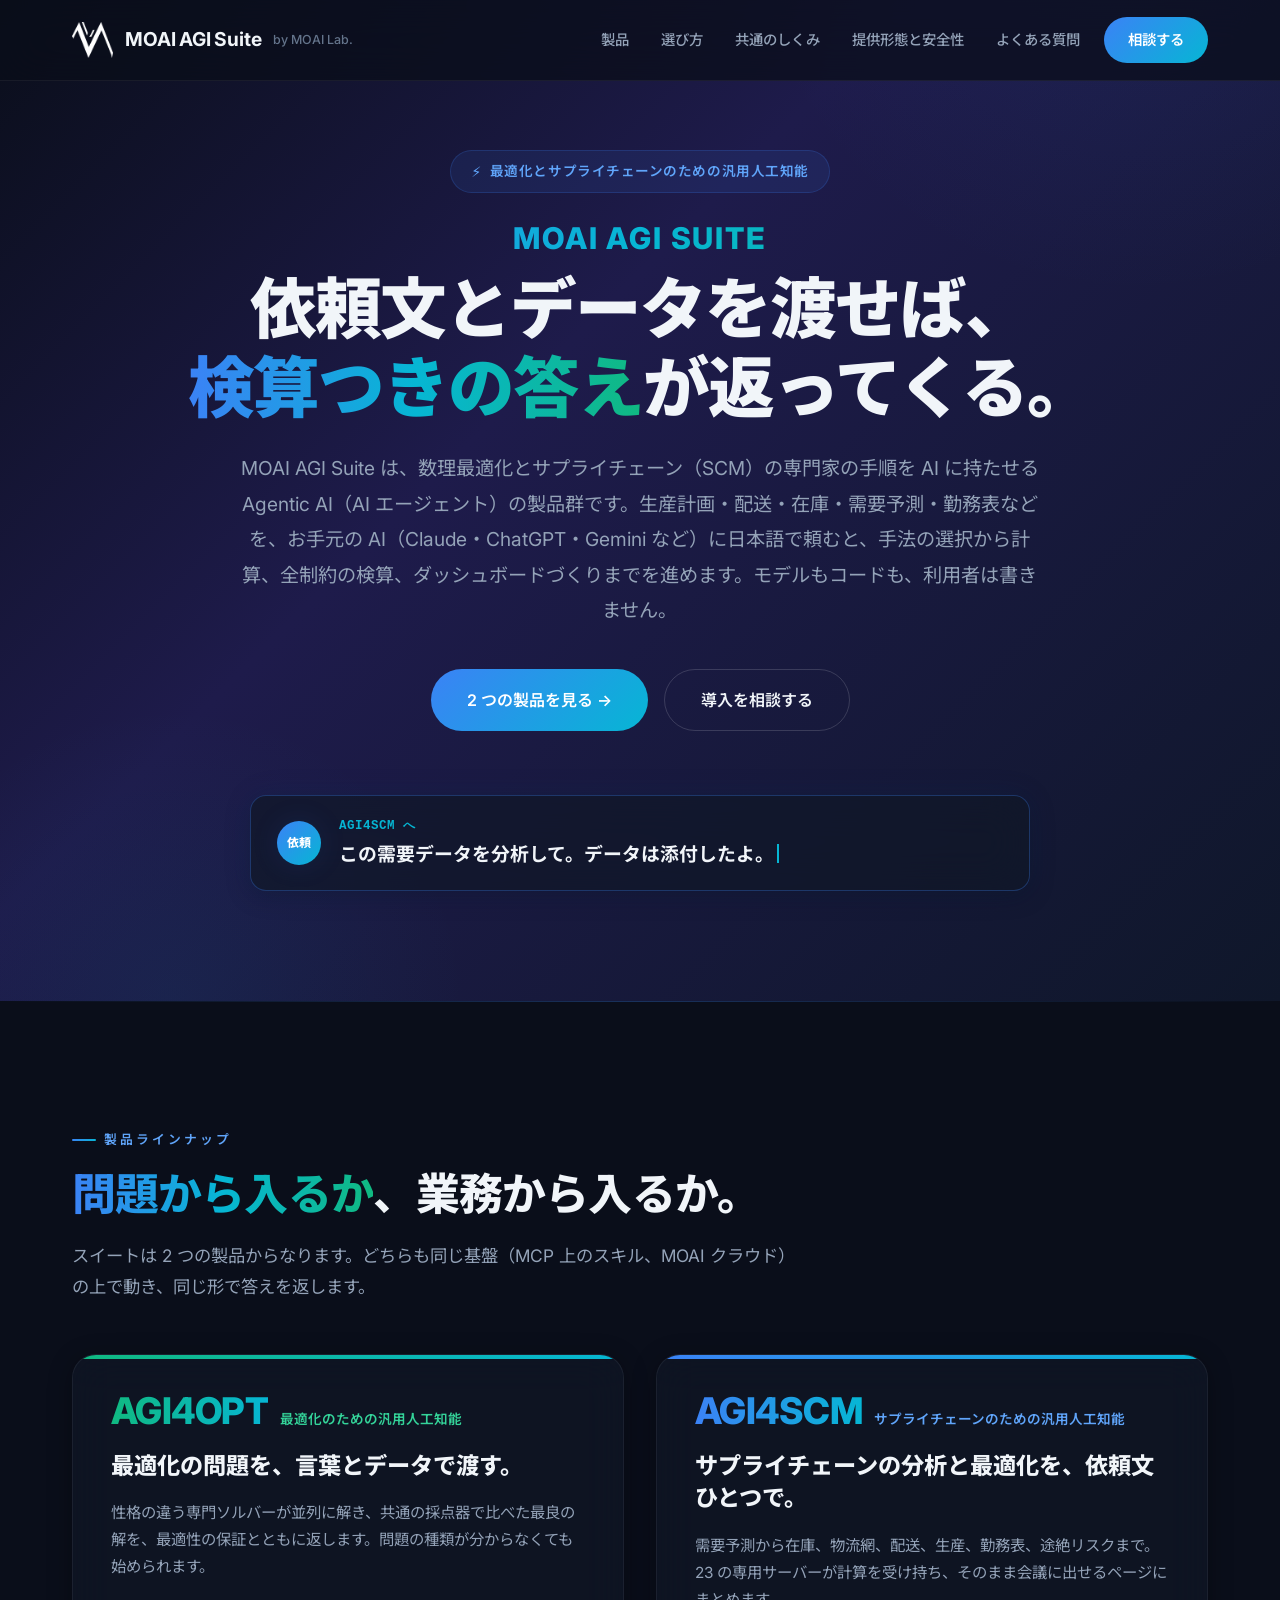
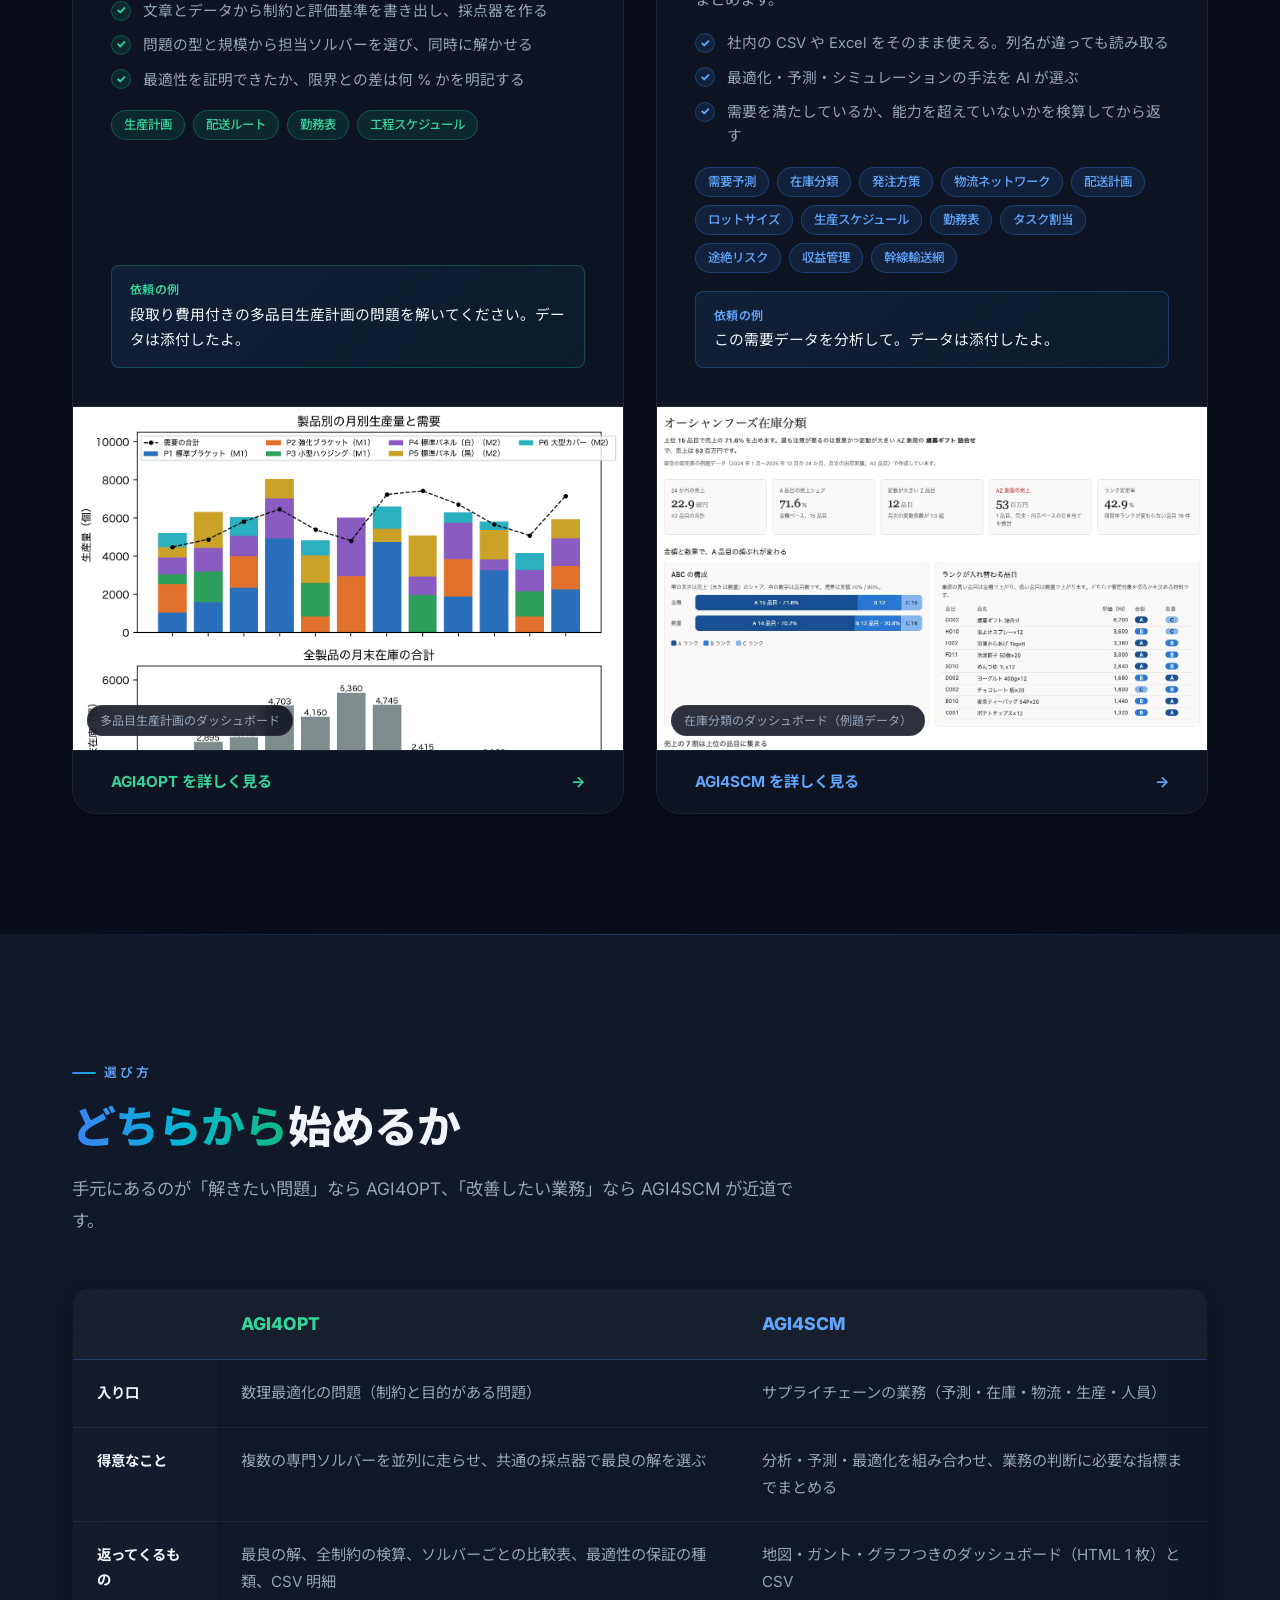
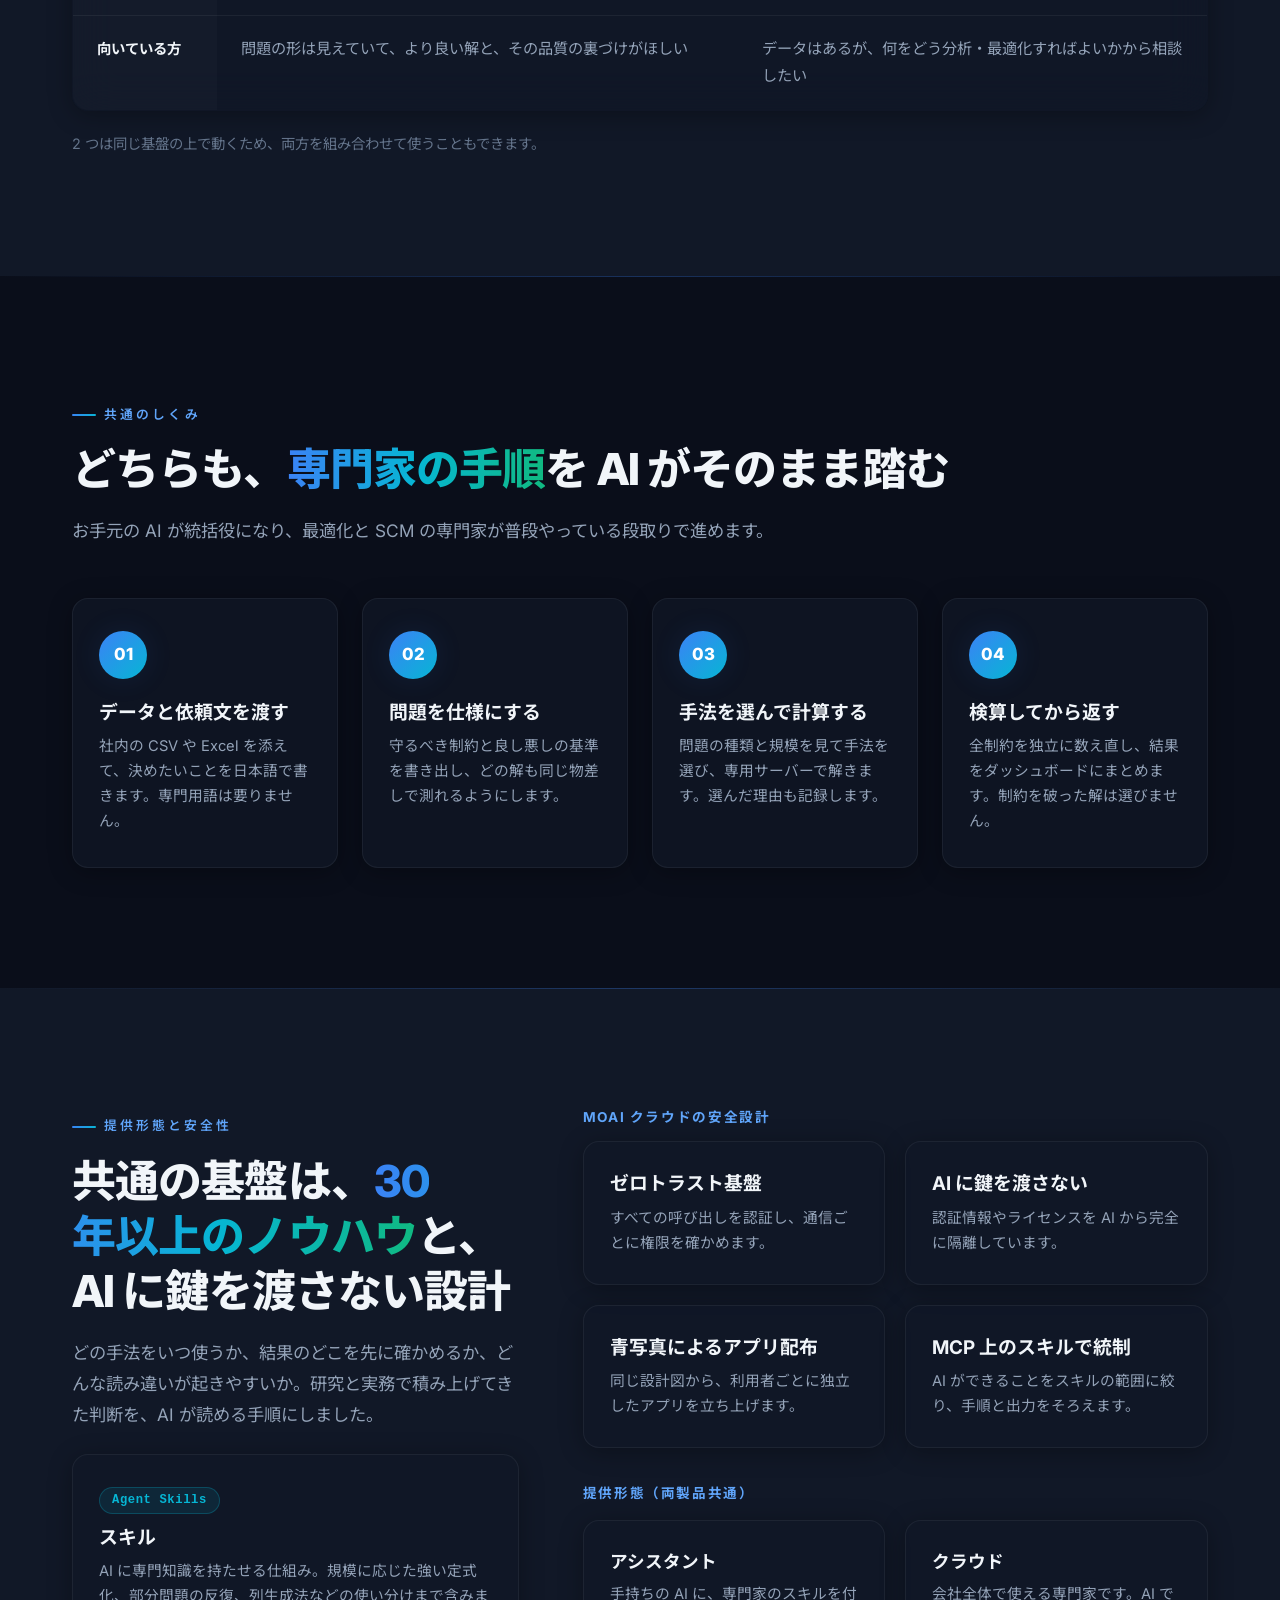
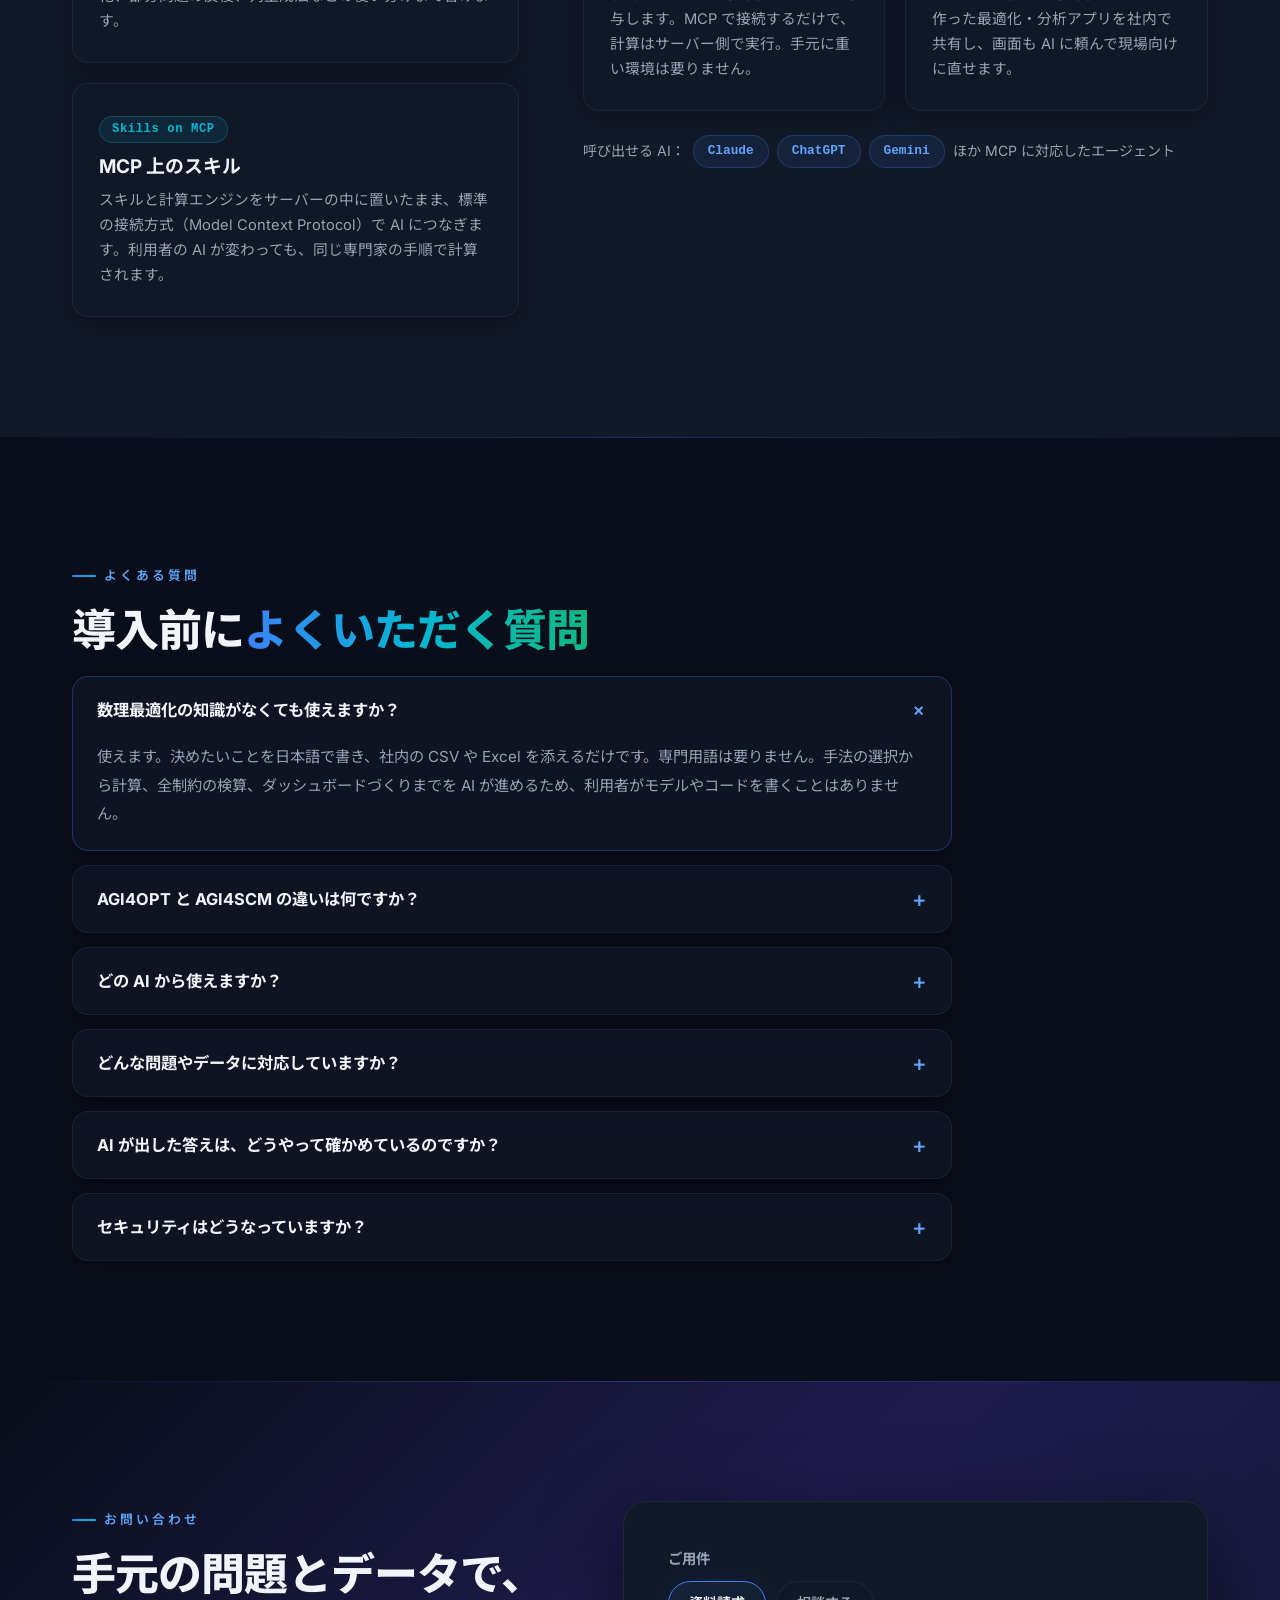
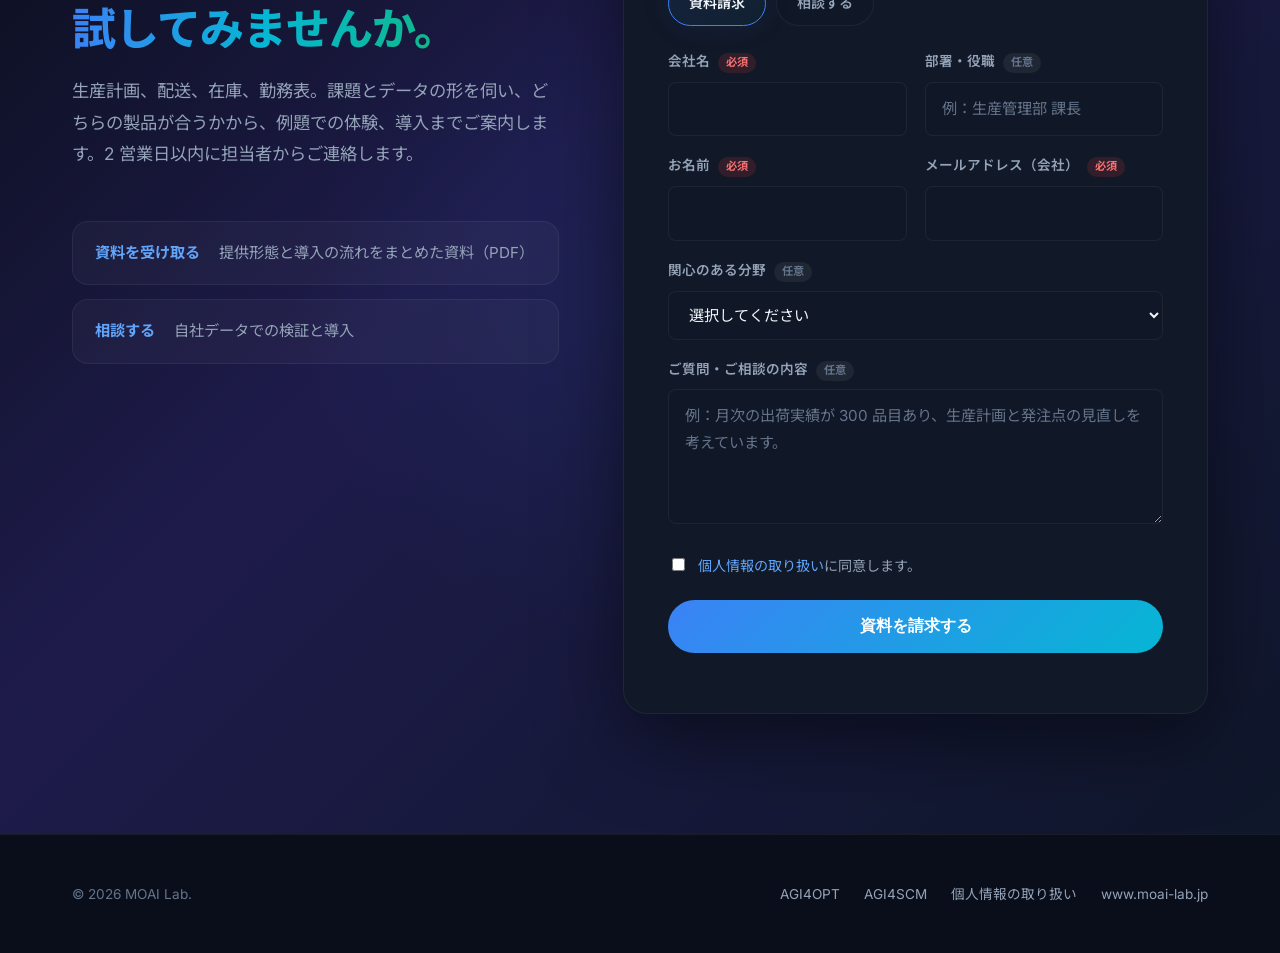
<file: index.html>
<!doctype html>
<html lang="ja">

<head>
  <meta charset="utf-8">
  <meta name="viewport" content="width=device-width, initial-scale=1">
  <title>MOAI AGI Suite｜数理最適化とサプライチェーン（SCM）の AI エージェント｜MOAI Lab.</title>
  <meta name="description"
    content="MOAI AGI Suite は、数理最適化とサプライチェーン（SCM）のための AI エージェントです。生産計画・配送ルート・在庫・需要予測・勤務表を、日本語の依頼文と CSV／Excel だけで解き、検算つきのダッシュボードで返します。Claude・ChatGPT・Gemini から MCP で利用できます。">
  <meta name="robots" content="index,follow,max-image-preview:large,max-snippet:-1">
  <meta name="theme-color" content="#0a0e1a">
  <link rel="icon" href="agi4opt/assets/moai-logo.png">
  <link rel="apple-touch-icon" href="agi4opt/assets/moai-logo.png">
  <link rel="canonical" href="https://agi.moai-lab.jp/">
  <meta property="og:type" content="website">
  <meta property="og:url" content="https://agi.moai-lab.jp/">
  <meta property="og:locale" content="ja_JP">
  <meta property="og:site_name" content="MOAI AGI Suite">
  <meta property="og:title" content="MOAI AGI Suite｜数理最適化とサプライチェーンの AI エージェント">
  <meta property="og:description"
    content="依頼文とデータを渡せば、検算つきの答えが返ってくる。生産計画・配送・在庫・需要予測・勤務表を、お手元の AI から解ける Agentic AI。AGI4OPT と AGI4SCM の 2 製品。">
  <meta property="og:image" content="https://agi.moai-lab.jp/og-image.jpg">
  <meta property="og:image:width" content="1200">
  <meta property="og:image:height" content="630">
  <meta property="og:image:alt" content="MOAI AGI Suite — 数理最適化とサプライチェーンのための AI エージェント。AGI4OPT と AGI4SCM">
  <meta name="twitter:card" content="summary_large_image">
  <meta name="twitter:title" content="MOAI AGI Suite｜数理最適化とサプライチェーンの AI エージェント">
  <meta name="twitter:description"
    content="依頼文とデータを渡せば、検算つきの答えが返ってくる。生産計画・配送・在庫・需要予測・勤務表を、お手元の AI から解ける Agentic AI。">
  <meta name="twitter:image" content="https://agi.moai-lab.jp/og-image.jpg">
  <script type="application/ld+json">
  {
    "@context": "https://schema.org",
    "@graph": [
      {
        "@type": "Organization",
        "@id": "https://www.moai-lab.jp/#organization",
        "name": "MOAI Lab.",
        "alternateName": "株式会社MOAI Lab",
        "url": "https://www.moai-lab.jp/",
        "logo": "https://agi.moai-lab.jp/agi4opt/assets/moai-logo.png"
      },
      {
        "@type": "WebSite",
        "@id": "https://agi.moai-lab.jp/#website",
        "url": "https://agi.moai-lab.jp/",
        "name": "MOAI AGI Suite",
        "inLanguage": "ja",
        "publisher": { "@id": "https://www.moai-lab.jp/#organization" }
      },
      {
        "@type": "WebPage",
        "@id": "https://agi.moai-lab.jp/#webpage",
        "url": "https://agi.moai-lab.jp/",
        "name": "MOAI AGI Suite｜数理最適化とサプライチェーン（SCM）の AI エージェント",
        "description": "数理最適化とサプライチェーン（SCM）のための AI エージェント。生産計画・配送ルート・在庫・需要予測・勤務表を、日本語の依頼文と CSV／Excel だけで解き、検算つきのダッシュボードで返します。",
        "inLanguage": "ja",
        "isPartOf": { "@id": "https://agi.moai-lab.jp/#website" },
        "about": { "@id": "https://www.moai-lab.jp/#organization" },
        "primaryImageOfPage": "https://agi.moai-lab.jp/og-image.jpg"
      },
      {
        "@type": "SoftwareApplication",
        "@id": "https://agi.moai-lab.jp/agi4opt/#software",
        "name": "AGI4OPT",
        "alternateName": "最適化のための汎用人工知能",
        "url": "https://agi.moai-lab.jp/agi4opt/",
        "applicationCategory": "BusinessApplication",
        "operatingSystem": "Web",
        "inLanguage": "ja",
        "description": "数理最適化の問題を言葉とデータで渡すと、複数の専門ソルバーが並列に解き、共通の採点器で比べた最良の解を、全制約の検算と最適性の保証つきで返す AI エージェント。生産計画・配送ルート・勤務表・工程スケジュールに対応。",
        "image": "https://agi.moai-lab.jp/agi4opt/assets/production-plan.png",
        "publisher": { "@id": "https://www.moai-lab.jp/#organization" }
      },
      {
        "@type": "SoftwareApplication",
        "@id": "https://agi.moai-lab.jp/agi4scm/#software",
        "name": "AGI4SCM",
        "alternateName": "サプライチェーンのための汎用人工知能",
        "url": "https://agi.moai-lab.jp/agi4scm/",
        "applicationCategory": "BusinessApplication",
        "operatingSystem": "Web",
        "inLanguage": "ja",
        "description": "需要予測・在庫・物流ネットワーク・配送計画・生産・勤務表・途絶リスクまで、サプライチェーンの分析と最適化を依頼文ひとつで行い、検算つきのダッシュボードにまとめる AI エージェント。",
        "image": "https://agi.moai-lab.jp/agi4scm/assets/inventory-classification.jpg",
        "publisher": { "@id": "https://www.moai-lab.jp/#organization" }
      },
      {
        "@type": "FAQPage",
        "@id": "https://agi.moai-lab.jp/#faq",
        "mainEntity": [
          {
            "@type": "Question",
            "name": "数理最適化の知識がなくても使えますか？",
            "acceptedAnswer": { "@type": "Answer", "text": "使えます。決めたいことを日本語で書き、社内の CSV や Excel を添えるだけです。専門用語は要りません。手法の選択から計算、全制約の検算、ダッシュボードづくりまでを AI が進めるため、利用者がモデルやコードを書くことはありません。" }
          },
          {
            "@type": "Question",
            "name": "AGI4OPT と AGI4SCM の違いは何ですか？",
            "acceptedAnswer": { "@type": "Answer", "text": "AGI4OPT は「解きたい問題」から入る製品で、数理最適化の問題を複数の専門ソルバーで並列に解き、最良の解を最適性の保証とともに返します。AGI4SCM は「改善したい業務」から入る製品で、需要予測・在庫・物流・生産・人員の分析と最適化を組み合わせ、業務の判断に必要な指標までまとめます。同じ基盤の上で動くため、組み合わせて使うこともできます。" }
          },
          {
            "@type": "Question",
            "name": "どの AI から使えますか？",
            "acceptedAnswer": { "@type": "Answer", "text": "Claude・ChatGPT・Gemini のほか、MCP（Model Context Protocol）に対応した AI エージェントから呼び出せます。計算はサーバー側で実行するため、手元に重い環境は要りません。" }
          },
          {
            "@type": "Question",
            "name": "どんな問題やデータに対応していますか？",
            "acceptedAnswer": { "@type": "Answer", "text": "生産計画、配送ルート、工程スケジュール、勤務表、需要予測、在庫分類、発注方策、物流ネットワーク、ロットサイズ、タスク割当、途絶リスク、収益管理などに対応しています。データは社内の CSV や Excel をそのまま使え、列名が違っていても読み取ります。" }
          },
          {
            "@type": "Question",
            "name": "AI が出した答えは、どうやって確かめているのですか？",
            "acceptedAnswer": { "@type": "Answer", "text": "結果を返す前に、全制約を独立に数え直す検算を行います。制約を破った解は選びません。AGI4OPT では、最適性を証明できたか、限界との差が何 % かも明記します。" }
          },
          {
            "@type": "Question",
            "name": "セキュリティはどうなっていますか？",
            "acceptedAnswer": { "@type": "Answer", "text": "MOAI クラウドはゼロトラスト基盤の上にあり、すべての呼び出しを認証し、通信ごとに権限を確かめます。認証情報やライセンスは AI から完全に隔離し、AI ができることは MCP 上のスキルの範囲に絞っています。" }
          }
        ]
      }
    ]
  }
  </script>
  <link rel="preconnect" href="https://fonts.googleapis.com">
  <link rel="preconnect" href="https://fonts.gstatic.com" crossorigin>
  <link
    href="https://fonts.googleapis.com/css2?family=Inter:wght@400;500;600;700;800;900&family=Noto+Sans+JP:wght@400;500;600;700;800;900&display=swap"
    rel="stylesheet">
  <noscript>
    <style>
      .fade-in {
        opacity: 1;
        transform: none
      }
    </style>
  </noscript>
  <style>
    :root {
      /* MOAI Design System (aligned with moai-apps-hp) */
      --bg-primary: #0a0e1a;
      --bg-secondary: #111827;
      --bg-card: rgba(17, 24, 39, 0.7);
      --bg-card-hover: rgba(30, 41, 59, 0.8);
      --bg-glass: rgba(255, 255, 255, 0.03);

      --accent-blue: #3b82f6;
      --accent-blue-light: #60a5fa;
      --accent-cyan: #06b6d4;
      --accent-green: #10b981;
      --accent-purple: #8b5cf6;
      --accent-orange: #f59e0b;

      --gradient-primary: linear-gradient(135deg, #3b82f6, #06b6d4);
      --gradient-hero: linear-gradient(135deg, #0a0e1a 0%, #1e1b4b 40%, #0f172a 100%);
      --gradient-card: linear-gradient(135deg, rgba(59, 130, 246, 0.1), rgba(6, 182, 212, 0.05));
      --gradient-accent: linear-gradient(90deg, #3b82f6, #06b6d4, #10b981);

      --text-primary: #f1f5f9;
      --text-secondary: #94a3b8;
      --text-muted: #64748b;

      --border-subtle: rgba(255, 255, 255, 0.06);
      --border-accent: rgba(59, 130, 246, 0.3);

      --radius-sm: 8px;
      --radius-md: 16px;
      --radius-lg: 24px;
      --radius-xl: 32px;

      --shadow-card: 0 4px 24px rgba(0, 0, 0, 0.3);
      --shadow-glow: 0 0 60px rgba(59, 130, 246, 0.15);
      --shadow-glow-sm: 0 0 30px rgba(59, 130, 246, 0.1);

      /* Semantic aliases for existing structure */
      --paper: var(--bg-primary);
      --paper-2: var(--bg-secondary);
      --card: var(--bg-card);
      --ink: var(--text-primary);
      --muted: var(--text-secondary);
      --rule: var(--border-subtle);
      --opt: #34d399;
      --opt-wash: rgba(16, 185, 129, 0.12);
      --opt-border: rgba(16, 185, 129, 0.3);
      --opt-gradient: linear-gradient(90deg, #10b981, #06b6d4);
      --scm: #60a5fa;
      --scm-wash: rgba(59, 130, 246, 0.12);
      --scm-border: rgba(59, 130, 246, 0.3);
      --scm-gradient: linear-gradient(90deg, #3b82f6, #06b6d4);
      --signal: #f59e0b;
      --on-ink: #ffffff;
      --logo-filter: invert(1);
      --shadow: var(--shadow-card);
      --sans: 'Inter', 'Noto Sans JP', system-ui, -apple-system, sans-serif;
      --num: 'Inter', 'Noto Sans JP', sans-serif;
      --gutter: clamp(20px, 4vw, 32px);
      --max: 1200px;
      --section-padding: 120px 0;
    }

    *,
    *::before,
    *::after {
      box-sizing: border-box
    }

    html {
      scroll-behavior: smooth;
      scroll-padding-top: 80px;
      font-size: 16px
    }

    @media (prefers-reduced-motion:reduce) {
      html {
        scroll-behavior: auto
      }
    }

    body {
      margin: 0;
      background: var(--bg-primary);
      color: var(--text-primary);
      font-family: var(--sans);
      font-size: 1rem;
      line-height: 1.75;
      -webkit-font-smoothing: antialiased;
      -moz-osx-font-smoothing: grayscale;
      overflow-x: hidden
    }

    img {
      max-width: 100%;
      height: auto;
      display: block
    }

    a {
      color: inherit
    }

    h1,
    h2,
    h3 {
      word-break: auto-phrase
    }

    p {
      margin: 0
    }

    :focus-visible {
      outline: 3px solid var(--accent-blue-light);
      outline-offset: 3px;
      border-radius: 4px
    }

    .skip {
      position: absolute;
      left: -999px;
      top: 8px;
      z-index: 2000;
      background: var(--gradient-primary);
      color: #fff;
      padding: 8px 16px;
      border-radius: 100px;
      text-decoration: none;
      font-weight: 600
    }

    .skip:focus {
      left: 16px
    }

    .wrap {
      max-width: var(--max);
      margin: 0 auto;
      padding: 0 var(--gutter)
    }

    .mark {
      font-family: var(--num);
      font-weight: 800;
      letter-spacing: -0.02em
    }

    .gradient-text {
      background: var(--gradient-accent);
      -webkit-background-clip: text;
      -webkit-text-fill-color: transparent;
      background-clip: text
    }

    .section-label {
      display: inline-flex;
      align-items: center;
      gap: 8px;
      font-size: 0.8rem;
      font-weight: 600;
      text-transform: uppercase;
      letter-spacing: 3px;
      color: var(--accent-blue-light);
      margin-bottom: 16px
    }

    .section-label::before {
      content: '';
      display: inline-block;
      width: 24px;
      height: 2px;
      background: var(--gradient-primary);
      border-radius: 2px
    }

    /* Scroll animations */
    .fade-in {
      opacity: 0;
      transform: translateY(32px);
      transition: opacity 0.8s cubic-bezier(0.16, 1, 0.3, 1),
        transform 0.8s cubic-bezier(0.16, 1, 0.3, 1)
    }

    .fade-in.visible {
      opacity: 1;
      transform: translateY(0)
    }

    .delay-1 {
      transition-delay: 0.1s
    }

    .delay-2 {
      transition-delay: 0.2s
    }

    .delay-3 {
      transition-delay: 0.3s
    }

    @media (prefers-reduced-motion:reduce) {
      .fade-in {
        opacity: 1;
        transform: none;
        transition: none
      }
    }

    /* header / navbar */
    .site-head {
      position: fixed;
      top: 0;
      left: 0;
      right: 0;
      z-index: 1000;
      padding: 16px 0;
      background: rgba(10, 14, 26, 0.75);
      backdrop-filter: blur(20px);
      -webkit-backdrop-filter: blur(20px);
      border-bottom: 1px solid var(--border-subtle);
      transition: all 0.4s ease
    }

    .site-head.scrolled {
      background: rgba(10, 14, 26, 0.92);
      padding: 10px 0
    }

    .site-head .wrap {
      display: flex;
      align-items: center;
      gap: 24px;
      min-height: 48px
    }

    .brand {
      display: flex;
      align-items: center;
      gap: 12px;
      text-decoration: none;
      color: var(--text-primary)
    }

    .brand img {
      height: 36px;
      width: auto;
      filter: var(--logo-filter)
    }

    .brand .mark {
      font-size: 1.2rem;
      font-weight: 700;
      letter-spacing: -0.01em
    }

    .brand small {
      font-weight: 500;
      font-size: 0.78rem;
      color: var(--text-muted)
    }

    .site-head nav {
      margin-left: auto;
      display: flex;
      align-items: center;
      gap: 32px;
      font-size: 0.9rem;
      font-weight: 500
    }

    .site-head nav a {
      text-decoration: none;
      color: var(--text-secondary);
      transition: color 0.3s ease
    }

    .site-head nav a:hover {
      color: var(--text-primary)
    }

    .btn {
      display: inline-flex;
      align-items: center;
      justify-content: center;
      gap: 8px;
      padding: 16px 36px;
      border-radius: 100px;
      background: var(--gradient-primary);
      color: #fff;
      text-decoration: none;
      font-weight: 600;
      font-size: 1rem;
      border: none;
      cursor: pointer;
      transition: transform 0.3s ease, box-shadow 0.3s ease, background 0.3s ease
    }

    .btn:hover:not(:disabled) {
      transform: translateY(-3px);
      box-shadow: 0 8px 40px rgba(59, 130, 246, 0.3)
    }

    .btn.ghost {
      background: transparent;
      color: var(--text-primary);
      border: 1px solid rgba(255, 255, 255, 0.15)
    }

    .btn.ghost:hover:not(:disabled) {
      background: rgba(255, 255, 255, 0.05);
      border-color: rgba(255, 255, 255, 0.3);
      transform: translateY(-2px);
      box-shadow: none
    }

    .site-head .btn {
      padding: 10px 24px;
      font-size: 0.9rem;
      font-weight: 600
    }

    .site-head .btn:hover:not(:disabled) {
      transform: translateY(-2px);
      box-shadow: var(--shadow-glow-sm)
    }

    @media (max-width:860px) {
      .site-head nav {
        display: none
      }

      .site-head .btn {
        margin-left: auto
      }
    }

    .brand,
    .site-head .btn {
      white-space: nowrap
    }

    @media (max-width:480px) {
      .brand small {
        display: none
      }

      .brand .mark {
        font-size: 1.05rem
      }
    }

    /* hero */
    .hero {
      position: relative;
      min-height: 88vh;
      display: flex;
      align-items: center;
      padding: 150px 0 110px;
      background: var(--gradient-hero);
      overflow: hidden
    }

    .hero::before {
      content: '';
      position: absolute;
      top: -50%;
      right: -20%;
      width: 800px;
      height: 800px;
      background: radial-gradient(circle, rgba(59, 130, 246, 0.08) 0%, transparent 70%);
      border-radius: 50%;
      animation: pulse-glow 6s ease-in-out infinite;
      pointer-events: none
    }

    .hero::after {
      content: '';
      position: absolute;
      bottom: -30%;
      left: -10%;
      width: 600px;
      height: 600px;
      background: radial-gradient(circle, rgba(6, 182, 212, 0.06) 0%, transparent 70%);
      border-radius: 50%;
      animation: pulse-glow 8s ease-in-out infinite reverse;
      pointer-events: none
    }

    @keyframes pulse-glow {

      0%,
      100% {
        opacity: 0.5;
        transform: scale(1)
      }

      50% {
        opacity: 1;
        transform: scale(1.1)
      }
    }

    .hero .wrap {
      position: relative;
      z-index: 2;
      width: 100%;
      text-align: center
    }

    .eyebrow {
      display: inline-flex;
      align-items: center;
      gap: 8px;
      background: rgba(59, 130, 246, 0.1);
      border: 1px solid rgba(59, 130, 246, 0.2);
      border-radius: 100px;
      padding: 8px 20px;
      margin-bottom: 28px;
      font-size: 0.85rem;
      font-weight: 600;
      color: var(--accent-blue-light);
      letter-spacing: 0.04em
    }

    .eyebrow::before {
      content: "⚡";
      font-size: 0.9rem
    }

    .hero h1 {
      margin: 0 auto;
      font-weight: 900;
      font-size: clamp(2.4rem, 5.2vw, 4.2rem);
      line-height: 1.18;
      letter-spacing: -0.03em;
      max-width: 18em
    }

    .hero h1 .suite {
      display: block;
      font-family: var(--num);
      font-weight: 800;
      font-size: 0.45em;
      letter-spacing: 0.06em;
      text-transform: uppercase;
      background: var(--gradient-accent);
      -webkit-background-clip: text;
      -webkit-text-fill-color: transparent;
      background-clip: text;
      margin-bottom: 0.45em
    }

    .hero .lead {
      font-size: clamp(1.05rem, 1.6vw, 1.2rem);
      color: var(--text-secondary);
      max-width: 42em;
      margin: 24px auto 40px;
      line-height: 1.85
    }

    .hero .actions {
      display: flex;
      flex-wrap: wrap;
      justify-content: center;
      gap: 16px
    }

    /* request strip */
    .request {
      margin: clamp(44px, 6vw, 64px) auto 0;
      display: grid;
      grid-template-columns: auto minmax(0, 1fr);
      gap: 2px 18px;
      align-items: center;
      text-align: left;
      padding: 20px 26px;
      background: var(--bg-card);
      backdrop-filter: blur(20px);
      -webkit-backdrop-filter: blur(20px);
      border: 1px solid var(--border-accent);
      border-radius: var(--radius-md);
      box-shadow: var(--shadow-card), var(--shadow-glow-sm);
      max-width: 780px
    }

    .request .who {
      grid-row: span 2;
      width: 44px;
      height: 44px;
      border-radius: 50%;
      background: var(--gradient-primary);
      display: grid;
      place-items: center;
      font-size: 12px;
      font-weight: 800;
      color: #fff;
      box-shadow: var(--shadow-glow-sm)
    }

    .request .lbl {
      font-size: 0.78rem;
      font-weight: 600;
      letter-spacing: 0.04em;
      color: var(--accent-cyan);
      font-family: ui-monospace, SFMono-Regular, Menlo, monospace
    }

    .request .txt {
      font-size: clamp(1rem, 1.7vw, 1.18rem);
      font-weight: 700;
      color: var(--text-primary);
      line-height: 1.6;
      min-height: 1.6em
    }

    .request .caret {
      display: inline-block;
      width: 2px;
      height: 1.05em;
      background: var(--accent-cyan);
      vertical-align: -.15em;
      margin-left: 3px;
      animation: blink 1s steps(1) infinite
    }

    @keyframes blink {
      50% {
        opacity: 0
      }
    }

    @media (prefers-reduced-motion:reduce) {
      .request .caret {
        animation: none
      }
    }

    /* sections */
    section {
      padding: var(--section-padding);
      position: relative
    }

    section:nth-of-type(even) {
      background: var(--bg-secondary)
    }

    section::before {
      content: '';
      position: absolute;
      top: 0;
      left: 0;
      right: 0;
      height: 1px;
      background: linear-gradient(90deg, transparent, var(--border-accent), transparent)
    }

    h2 {
      font-size: clamp(1.9rem, 3.6vw, 2.75rem);
      line-height: 1.25;
      font-weight: 800;
      margin: 0 0 18px;
      letter-spacing: -0.02em;
      color: var(--text-primary)
    }

    h3 {
      font-size: 1.18rem;
      line-height: 1.45;
      margin: 0 0 8px;
      font-weight: 700;
      color: var(--text-primary)
    }

    .intro {
      max-width: 42em;
      font-size: 1.08rem;
      color: var(--text-secondary);
      margin: 0 0 52px;
      line-height: 1.8
    }

    /* products */
    .products {
      display: grid;
      grid-template-columns: repeat(2, minmax(0, 1fr));
      gap: clamp(24px, 3vw, 32px)
    }

    @media (max-width:900px) {
      .products {
        grid-template-columns: 1fr
      }
    }

    .product {
      --accent: var(--opt);
      --wash: var(--opt-wash);
      --accent-border: var(--opt-border);
      --accent-grad: var(--opt-gradient);
      display: flex;
      flex-direction: column;
      background: var(--bg-card);
      backdrop-filter: blur(20px);
      -webkit-backdrop-filter: blur(20px);
      border: 1px solid var(--border-subtle);
      border-radius: var(--radius-lg);
      box-shadow: var(--shadow-card);
      overflow: hidden;
      position: relative;
      transition: transform 0.4s ease, border-color 0.4s ease, box-shadow 0.4s ease, background 0.4s ease
    }

    .product::before {
      content: '';
      position: absolute;
      top: 0;
      left: 0;
      right: 0;
      height: 4px;
      background: var(--accent-grad);
      z-index: 2
    }

    .product:hover {
      background: var(--bg-card-hover);
      border-color: var(--accent-border);
      transform: translateY(-6px);
      box-shadow: var(--shadow-glow)
    }

    .product.scm {
      --accent: var(--scm);
      --wash: var(--scm-wash);
      --accent-border: var(--scm-border);
      --accent-grad: var(--scm-gradient)
    }

    .product .body {
      padding: clamp(26px, 3.2vw, 38px);
      display: flex;
      flex-direction: column;
      gap: 18px;
      flex: 1
    }

    .product .name {
      display: flex;
      align-items: baseline;
      gap: 12px;
      flex-wrap: wrap
    }

    .product .name .mark {
      font-size: clamp(1.8rem, 3vw, 2.3rem);
      background: var(--accent-grad);
      -webkit-background-clip: text;
      -webkit-text-fill-color: transparent;
      background-clip: text;
      line-height: 1
    }

    .product .name span:last-child {
      font-size: 0.85rem;
      font-weight: 600;
      color: var(--accent)
    }

    .product .tagline {
      font-size: clamp(1.2rem, 2vw, 1.45rem);
      font-weight: 800;
      line-height: 1.4;
      color: var(--text-primary)
    }

    .product .desc {
      color: var(--text-secondary);
      font-size: 0.96rem;
      line-height: 1.75
    }

    .product ul {
      list-style: none;
      margin: 0;
      padding: 0;
      display: grid;
      gap: 10px;
      font-size: 0.92rem;
      color: var(--text-secondary)
    }

    .product li {
      display: grid;
      grid-template-columns: 22px 1fr;
      gap: 10px;
      line-height: 1.65;
      align-items: start
    }

    .product li::before {
      content: "✓";
      width: 20px;
      height: 20px;
      margin-top: 0.15em;
      border-radius: 50%;
      background: var(--wash);
      border: 1px solid var(--accent-border);
      color: var(--accent);
      display: flex;
      align-items: center;
      justify-content: center;
      font-size: 0.72rem;
      font-weight: 800
    }

    .chips {
      display: flex;
      flex-wrap: wrap;
      gap: 8px
    }

    .chips span {
      font-size: 0.78rem;
      font-weight: 500;
      padding: 4px 12px;
      border-radius: 100px;
      background: var(--wash);
      border: 1px solid var(--accent-border);
      color: var(--accent);
      line-height: 1.6
    }

    .product .ask {
      margin-top: auto;
      padding: 14px 18px;
      border-radius: var(--radius-sm);
      border: 1px solid var(--accent-border);
      background: var(--gradient-card);
      font-size: 0.92rem;
      color: var(--text-primary);
      line-height: 1.7
    }

    .product .ask small {
      display: block;
      font-size: 0.75rem;
      font-weight: 600;
      color: var(--accent);
      margin-bottom: 2px;
      letter-spacing: 0.04em
    }

    .product .shot {
      position: relative;
      aspect-ratio: 16/10;
      overflow: hidden;
      background: var(--bg-secondary);
      border-top: 1px solid var(--border-subtle)
    }

    .product .shot img {
      width: 100%;
      height: 100%;
      object-fit: cover;
      object-position: top center;
      transition: transform 0.5s ease
    }

    .product:hover .shot img {
      transform: scale(1.02)
    }

    .product .shot figcaption {
      position: absolute;
      left: 14px;
      bottom: 14px;
      font-size: 0.75rem;
      padding: 4px 12px;
      border-radius: 100px;
      background: rgba(10, 14, 26, 0.85);
      backdrop-filter: blur(8px);
      border: 1px solid var(--border-subtle);
      color: var(--text-secondary)
    }

    .product .go {
      display: flex;
      align-items: center;
      justify-content: space-between;
      gap: 12px;
      padding: 18px clamp(26px, 3.2vw, 38px);
      border-top: 1px solid var(--border-subtle);
      text-decoration: none;
      font-weight: 700;
      font-size: 0.95rem;
      color: var(--accent);
      transition: background 0.3s ease
    }

    .product .go:hover {
      background: var(--wash)
    }

    .product .go .arrow {
      transition: transform 0.3s ease
    }

    .product .go:hover .arrow {
      transform: translateX(6px)
    }

    /* choose */
    .choose {
      width: 100%;
      border-collapse: collapse;
      font-size: 0.95rem;
      background: var(--bg-card);
      backdrop-filter: blur(20px);
      border: 1px solid var(--border-subtle);
      border-radius: var(--radius-md);
      box-shadow: var(--shadow-card);
      overflow: hidden
    }

    .choose th,
    .choose td {
      padding: 20px 24px;
      text-align: left;
      vertical-align: top;
      line-height: 1.75;
      color: var(--text-secondary)
    }

    .choose tr:not(:last-child) :is(th, td) {
      border-bottom: 1px solid var(--border-subtle)
    }

    .choose thead th,
    .choose thead td {
      font-family: var(--num);
      font-weight: 800;
      font-size: 1.1rem;
      background: rgba(255, 255, 255, 0.03);
      border-bottom: 1px solid var(--border-accent)
    }

    .choose thead th.o {
      color: var(--opt)
    }

    .choose thead th.s {
      color: var(--scm)
    }

    .choose tbody th {
      width: 10em;
      font-weight: 700;
      color: var(--text-primary);
      font-size: 0.9rem;
      background: rgba(255, 255, 255, 0.015)
    }

    @media (max-width:700px) {

      .choose,
      .choose thead,
      .choose tbody,
      .choose tr,
      .choose th,
      .choose td {
        display: block;
        width: auto
      }

      .choose thead {
        display: none
      }

      .choose tbody tr:not(:last-child) {
        border-bottom: 1px solid var(--border-subtle);
        padding: 12px 0
      }

      .choose tbody th {
        border: 0;
        padding: 10px 20px 2px;
        width: auto;
        background: transparent
      }

      .choose td {
        border: 0;
        padding: 6px 20px
      }

      .choose td::before {
        content: attr(data-p);
        display: block;
        font-family: var(--num);
        font-weight: 800;
        font-size: 0.8rem;
        margin-bottom: 2px
      }

      .choose td.o::before {
        color: var(--opt)
      }

      .choose td.s::before {
        color: var(--scm)
      }
    }

    .note {
      font-size: 0.9rem;
      color: var(--text-muted);
      margin-top: 20px
    }

    /* shared flow */
    .flow {
      list-style: none;
      margin: 0;
      padding: 0;
      display: grid;
      grid-template-columns: repeat(4, minmax(0, 1fr));
      gap: 24px;
      counter-reset: s
    }

    .flow li {
      counter-increment: s;
      background: var(--bg-card);
      border: 1px solid var(--border-subtle);
      border-radius: var(--radius-md);
      padding: 32px 26px;
      position: relative;
      transition: all 0.4s ease;
      box-shadow: var(--shadow-card)
    }

    .flow li:hover {
      background: var(--bg-card-hover);
      border-color: var(--border-accent);
      transform: translateY(-6px);
      box-shadow: var(--shadow-glow-sm)
    }

    .flow li::before {
      content: counter(s, decimal-leading-zero);
      width: 48px;
      height: 48px;
      border-radius: 50%;
      background: var(--gradient-primary);
      display: flex;
      align-items: center;
      justify-content: center;
      font-family: var(--num);
      font-weight: 800;
      font-size: 1.05rem;
      color: #fff;
      margin-bottom: 20px;
      box-shadow: var(--shadow-glow-sm)
    }

    .flow p {
      font-size: 0.92rem;
      color: var(--text-secondary);
      line-height: 1.7
    }

    @media (max-width:960px) {
      .flow {
        grid-template-columns: repeat(2, minmax(0, 1fr))
      }
    }

    @media (max-width:560px) {
      .flow {
        grid-template-columns: 1fr
      }
    }

    /* foundation */
    .split {
      display: grid;
      grid-template-columns: minmax(0, 5fr) minmax(0, 7fr);
      gap: clamp(32px, 5vw, 64px);
      align-items: start
    }

    @media (max-width:900px) {
      .split {
        grid-template-columns: 1fr
      }
    }

    .stack {
      display: grid;
      gap: 20px
    }

    .tile {
      padding: 28px 26px;
      background: var(--bg-card);
      border: 1px solid var(--border-subtle);
      border-radius: var(--radius-md);
      position: relative;
      overflow: hidden;
      transition: all 0.4s ease;
      box-shadow: var(--shadow-card)
    }

    .tile::before {
      content: '';
      position: absolute;
      top: 0;
      left: 0;
      right: 0;
      height: 3px;
      background: var(--gradient-primary);
      opacity: 0;
      transition: opacity 0.4s ease
    }

    .tile:hover {
      background: var(--bg-card-hover);
      border-color: var(--border-accent);
      transform: translateY(-4px);
      box-shadow: var(--shadow-glow-sm)
    }

    .tile:hover::before {
      opacity: 1
    }

    .tile p {
      font-size: 0.92rem;
      color: var(--text-secondary);
      line-height: 1.7
    }

    .tile .k {
      display: inline-block;
      font-family: ui-monospace, SFMono-Regular, Menlo, monospace;
      font-size: 0.76rem;
      font-weight: 600;
      letter-spacing: 0.05em;
      color: var(--accent-cyan);
      background: rgba(6, 182, 212, 0.1);
      border: 1px solid rgba(6, 182, 212, 0.25);
      border-radius: 100px;
      padding: 2px 12px;
      margin-bottom: 10px
    }

    .grid4 {
      display: grid;
      grid-template-columns: repeat(2, minmax(0, 1fr));
      gap: 20px
    }

    @media (max-width:620px) {
      .grid4 {
        grid-template-columns: 1fr
      }
    }

    .plans {
      display: grid;
      grid-template-columns: repeat(2, minmax(0, 1fr));
      gap: 20px;
      margin-top: 16px
    }

    @media (max-width:620px) {
      .plans {
        grid-template-columns: 1fr
      }
    }

    .plans .tile h3 {
      font-size: 1.1rem
    }

    .ai-list {
      display: flex;
      flex-wrap: wrap;
      gap: 8px;
      margin-top: 24px;
      font-size: 0.88rem;
      color: var(--text-secondary);
      align-items: center
    }

    .ai-list b {
      font-weight: 600;
      color: var(--accent-blue-light);
      padding: 4px 14px;
      border: 1px solid rgba(59, 130, 246, 0.25);
      border-radius: 100px;
      background: rgba(59, 130, 246, 0.1);
      font-family: ui-monospace, SFMono-Regular, Menlo, monospace;
      font-size: 0.8rem
    }

    /* faq */
    .faq {
      display: grid;
      gap: 14px;
      max-width: 880px
    }

    .faq details {
      background: var(--bg-card);
      border: 1px solid var(--border-subtle);
      border-radius: var(--radius-md);
      box-shadow: var(--shadow-card);
      transition: border-color 0.3s ease, background 0.3s ease
    }

    .faq details[open],
    .faq details:hover {
      border-color: var(--border-accent)
    }

    .faq summary {
      list-style: none;
      cursor: pointer;
      display: flex;
      align-items: center;
      justify-content: space-between;
      gap: 16px;
      padding: 20px 24px;
      font-weight: 700;
      font-size: 1.02rem;
      line-height: 1.6;
      color: var(--text-primary)
    }

    .faq summary::-webkit-details-marker {
      display: none
    }

    .faq summary::after {
      content: "+";
      flex: none;
      font-family: var(--num);
      font-size: 1.4rem;
      font-weight: 500;
      line-height: 1;
      color: var(--accent-blue-light);
      transition: transform 0.3s ease
    }

    .faq details[open] summary::after {
      transform: rotate(45deg)
    }

    .faq details p {
      padding: 0 24px 22px;
      font-size: 0.95rem;
      line-height: 1.85;
      color: var(--text-secondary)
    }

    .faq details a {
      color: var(--accent-blue-light);
      text-decoration: none
    }

    .faq details a:hover {
      text-decoration: underline
    }

    /* cta */
    section.cta {
      background: var(--gradient-hero);
      color: var(--text-primary);
      position: relative;
      overflow: hidden
    }

    .cta::after {
      content: '';
      position: absolute;
      top: 50%;
      left: 50%;
      transform: translate(-50%, -50%);
      width: 700px;
      height: 700px;
      background: radial-gradient(circle, rgba(59, 130, 246, 0.08) 0%, transparent 70%);
      border-radius: 50%;
      pointer-events: none
    }

    .cta h2 {
      color: var(--text-primary)
    }

    .cta .intro {
      color: var(--text-secondary);
      max-width: none
    }

    .cta .actions {
      display: flex;
      flex-wrap: wrap;
      gap: 12px
    }

    /* contact form（agi4scm と同じ項目・同じ送信の決まり） */
    .cta-grid {
      position: relative;
      z-index: 2;
      display: grid;
      grid-template-columns: minmax(0, 5fr) minmax(0, 6fr);
      gap: clamp(32px, 5vw, 64px);
      align-items: start
    }

    @media (max-width:960px) {
      .cta-grid {
        grid-template-columns: minmax(0, 1fr)
      }
    }

    .cta-list {
      list-style: none;
      margin: 0;
      padding: 0;
      display: grid;
      gap: 14px
    }

    .cta-list li {
      padding: 18px 22px;
      background: var(--bg-glass);
      border: 1px solid var(--border-subtle);
      border-radius: var(--radius-md);
      font-size: 0.95rem;
      color: var(--text-secondary)
    }

    .cta-list b {
      color: var(--accent-blue-light);
      display: inline-block;
      margin-right: 4px
    }

    .form-card {
      --f-line: var(--border-subtle);
      --f-accent: var(--accent-blue);
      background: var(--bg-secondary);
      border: 1px solid var(--border-subtle);
      color: var(--text-primary);
      border-radius: var(--radius-lg);
      padding: clamp(28px, 3.5vw, 44px);
      box-shadow: 0 24px 80px rgba(0, 0, 0, 0.5)
    }

    .form-card p {
      opacity: 1;
      max-width: none;
      margin: 0
    }

    .form-card a {
      color: var(--accent-blue-light);
      text-decoration: none
    }

    .form-card a:hover {
      text-decoration: underline
    }

    .form-type {
      border: 0;
      margin: 0 0 24px;
      padding: 0;
      display: flex;
      flex-wrap: wrap;
      gap: 10px
    }

    .form-type legend {
      font-weight: 700;
      margin-bottom: 10px;
      padding: 0;
      font-size: 0.9rem;
      color: var(--text-secondary)
    }

    .form-type label {
      position: relative;
      cursor: pointer
    }

    .form-type input {
      position: absolute;
      opacity: 0;
      inset: 0;
      margin: 0;
      cursor: pointer
    }

    .form-type span {
      display: inline-block;
      padding: 9px 20px;
      border: 1px solid var(--border-subtle);
      background: var(--bg-card);
      color: var(--text-secondary);
      border-radius: 100px;
      font-size: 0.88rem;
      font-weight: 600;
      transition: all 0.25s ease
    }

    .form-type input:checked+span {
      border-color: var(--accent-blue);
      background: var(--gradient-card);
      color: var(--text-primary);
      box-shadow: var(--shadow-glow-sm)
    }

    .form-type input:focus-visible+span {
      outline: 3px solid var(--accent-blue-light);
      outline-offset: 2px
    }

    .fields {
      display: grid;
      grid-template-columns: repeat(2, minmax(0, 1fr));
      gap: 18px
    }

    @media (max-width:640px) {
      .fields {
        grid-template-columns: minmax(0, 1fr)
      }
    }

    .field.full {
      grid-column: 1/-1
    }

    .field label {
      display: flex;
      gap: 8px;
      align-items: baseline;
      font-size: 0.85rem;
      font-weight: 600;
      color: var(--text-secondary);
      margin-bottom: 8px
    }

    .field .req,
    .field .opt {
      font-size: 0.7rem;
      font-weight: 700;
      padding: 1px 8px;
      border-radius: 100px;
      line-height: 1.6
    }

    .field .req {
      background: rgba(239, 68, 68, 0.15);
      color: #f87171
    }

    .field .opt {
      background: rgba(255, 255, 255, 0.06);
      color: var(--text-muted)
    }

    .field input,
    .field select,
    .field textarea {
      width: 100%;
      font: inherit;
      font-size: 0.95rem;
      color: var(--text-primary);
      border: 1px solid var(--border-subtle);
      border-radius: var(--radius-sm);
      padding: 13px 16px;
      background: var(--bg-card);
      transition: border-color 0.3s ease, box-shadow 0.3s ease
    }

    .field input::placeholder,
    .field textarea::placeholder {
      color: var(--text-muted)
    }

    .field select option,
    .field select optgroup {
      background: var(--bg-secondary);
      color: var(--text-primary)
    }

    .field input:focus,
    .field select:focus,
    .field textarea:focus {
      border-color: var(--accent-blue);
      outline: none;
      box-shadow: 0 0 0 3px rgba(59, 130, 246, 0.15)
    }

    .field [aria-invalid="true"] {
      border-color: #ef4444
    }

    .hp {
      position: absolute;
      left: -9999px;
      width: 1px;
      height: 1px;
      overflow: hidden
    }

    .consent {
      display: flex;
      gap: 10px;
      align-items: flex-start;
      margin: 22px 0;
      font-size: 0.88rem;
      color: var(--text-secondary)
    }

    .consent input {
      margin-top: .35em;
      accent-color: var(--accent-blue)
    }

    .form-actions {
      display: flex;
      flex-wrap: wrap;
      align-items: center;
      gap: 16px
    }

    .form-card .btn {
      background: var(--gradient-primary);
      color: #fff;
      border: none;
      width: 100%
    }

    .form-card .btn:disabled {
      opacity: .6;
      cursor: progress;
      transform: none
    }

    .form-status {
      font-size: 0.88rem;
      color: var(--text-secondary)
    }

    .form-status.error {
      color: #f87171
    }

    .thanks {
      display: none;
      text-align: center;
      padding: 28px 16px
    }

    .form-card.done form {
      display: none
    }

    .form-card.done .thanks {
      display: block
    }

    .thanks h3 {
      font-size: 1.4rem;
      margin-bottom: 10px
    }

    .thanks p {
      color: var(--text-secondary)
    }

    footer {
      padding: 48px 0;
      font-size: 0.85rem;
      color: var(--text-muted);
      border-top: 1px solid var(--border-subtle)
    }

    footer .wrap {
      display: flex;
      flex-wrap: wrap;
      align-items: center;
      gap: 16px 24px;
      justify-content: space-between
    }

    footer nav {
      display: flex;
      flex-wrap: wrap;
      gap: 24px
    }

    footer a {
      text-decoration: none;
      color: var(--text-secondary);
      transition: color 0.3s ease
    }

    footer a:hover {
      color: var(--text-primary)
    }
  </style>
</head>

<body id="top">
  <a class="skip" href="#main">本文へ移動</a>

  <header class="site-head">
    <div class="wrap">
      <a class="brand" href="https://www.moai-lab.jp/" aria-label="MOAI Lab. トップへ">
        <img src="agi4opt/assets/moai-logo.png" alt="MOAI Lab. ロゴ" width="30" height="26">
        <span class="mark">MOAI AGI Suite</span>
        <small>by MOAI Lab.</small>
      </a>
      <nav aria-label="ページ内">
        <a href="#products">製品</a>
        <a href="#choose">選び方</a>
        <a href="#how">共通のしくみ</a>
        <a href="#foundation">提供形態と安全性</a>
        <a href="#faq">よくある質問</a>
      </nav>
      <a class="btn" href="#contact-contact">相談する</a>
    </div>
  </header>

  <main id="main">
    <div class="hero">
      <div class="wrap">
        <p class="eyebrow fade-in">最適化とサプライチェーンのための汎用人工知能</p>
        <h1 class="fade-in delay-1"><span class="suite">MOAI AGI Suite</span>依頼文とデータを渡せば、<br><span
            class="gradient-text">検算つきの答え</span>が返ってくる。</h1>
        <p class="lead fade-in delay-2">MOAI AGI Suite は、数理最適化とサプライチェーン（SCM）の専門家の手順を AI に持たせる Agentic AI（AI
          エージェント）の製品群です。生産計画・配送・在庫・需要予測・勤務表などを、お手元の
          AI（Claude・ChatGPT・Gemini
          など）に日本語で頼むと、手法の選択から計算、全制約の検算、ダッシュボードづくりまでを進めます。モデルもコードも、利用者は書きません。</p>
        <div class="actions fade-in delay-3">
          <a class="btn" href="#products">2 つの製品を見る →</a>
          <a class="btn ghost" href="#contact-contact">導入を相談する</a>
        </div>

        <div class="request fade-in delay-3" aria-live="off">
          <span class="who" aria-hidden="true">依頼</span>
          <span class="lbl" id="req-lbl">AGI4OPT へ</span>
          <span class="txt"><span id="req-txt">段取り費用付きの多品目生産計画の問題を解いてください。データは添付したよ。</span><span class="caret"
              aria-hidden="true"></span></span>
        </div>
      </div>
    </div>

    <section id="products" aria-labelledby="products-title">
      <div class="wrap">
        <div class="section-label fade-in">製品ラインナップ</div>
        <h2 id="products-title" class="fade-in delay-1"><span class="gradient-text">問題から入るか</span>、業務から入るか。</h2>
        <p class="intro fade-in delay-2">スイートは 2 つの製品からなります。どちらも同じ基盤（MCP 上のスキル、MOAI クラウド）の上で動き、同じ形で答えを返します。</p>

        <div class="products">
          <article class="product opt fade-in delay-1">
            <div class="body">
              <p class="name"><span class="mark">AGI4OPT</span><span>最適化のための汎用人工知能</span></p>
              <p class="tagline">最適化の問題を、言葉とデータで渡す。</p>
              <p class="desc">性格の違う専門ソルバーが並列に解き、共通の採点器で比べた最良の解を、最適性の保証とともに返します。問題の種類が分からなくても始められます。</p>
              <ul>
                <li>文章とデータから制約と評価基準を書き出し、採点器を作る</li>
                <li>問題の型と規模から担当ソルバーを選び、同時に解かせる</li>
                <li>最適性を証明できたか、限界との差は何 % かを明記する</li>
              </ul>
              <div class="chips" aria-label="主な対象">
                <span>生産計画</span><span>配送ルート</span><span>勤務表</span><span>工程スケジュール</span>
              </div>
              <p class="ask"><small>依頼の例</small>段取り費用付きの多品目生産計画の問題を解いてください。データは添付したよ。</p>
            </div>
            <figure class="shot" style="margin:0">
              <img src="agi4opt/assets/production-plan.png" alt="AGI4OPT が数理最適化で解いた多品目生産計画のダッシュボード。月別の生産量と需要、在庫、設備の稼働率" loading="lazy" decoding="async"
                width="1379" height="1466">
              <figcaption>多品目生産計画のダッシュボード</figcaption>
            </figure>
            <a class="go" href="agi4opt/">AGI4OPT を詳しく見る <span class="arrow" aria-hidden="true">→</span></a>
          </article>

          <article class="product scm fade-in delay-2">
            <div class="body">
              <p class="name"><span class="mark">AGI4SCM</span><span>サプライチェーンのための汎用人工知能</span></p>
              <p class="tagline">サプライチェーンの分析と最適化を、依頼文ひとつで。</p>
              <p class="desc">需要予測から在庫、物流網、配送、生産、勤務表、途絶リスクまで。23 の専用サーバーが計算を受け持ち、そのまま会議に出せるページにまとめます。</p>
              <ul>
                <li>社内の CSV や Excel をそのまま使える。列名が違っても読み取る</li>
                <li>最適化・予測・シミュレーションの手法を AI が選ぶ</li>
                <li>需要を満たしているか、能力を超えていないかを検算してから返す</li>
              </ul>
              <div class="chips" aria-label="対応分野">
                <span>需要予測</span><span>在庫分類</span><span>発注方策</span><span>物流ネットワーク</span><span>配送計画</span><span>ロットサイズ</span><span>生産スケジュール</span><span>勤務表</span><span>タスク割当</span><span>途絶リスク</span><span>収益管理</span><span>幹線輸送網</span>
              </div>
              <p class="ask"><small>依頼の例</small>この需要データを分析して。データは添付したよ。</p>
            </div>
            <figure class="shot" style="margin:0">
              <img src="agi4scm/assets/inventory-classification.jpg" alt="AGI4SCM の在庫分類ダッシュボード。ABC と XYZ で品目を 9 つに分けた結果"
                loading="lazy" decoding="async" width="1280" height="1800">
              <figcaption>在庫分類のダッシュボード（例題データ）</figcaption>
            </figure>
            <a class="go" href="agi4scm/">AGI4SCM を詳しく見る <span class="arrow" aria-hidden="true">→</span></a>
          </article>
        </div>
      </div>
    </section>

    <section id="choose" aria-labelledby="choose-title">
      <div class="wrap">
        <div class="section-label fade-in">選び方</div>
        <h2 id="choose-title" class="fade-in delay-1"><span class="gradient-text">どちらから</span>始めるか</h2>
        <p class="intro fade-in delay-2">手元にあるのが「解きたい問題」なら AGI4OPT、「改善したい業務」なら AGI4SCM が近道です。</p>
        <table class="choose fade-in delay-2">
          <thead>
            <tr>
              <td></td>
              <th scope="col" class="o">AGI4OPT</th>
              <th scope="col" class="s">AGI4SCM</th>
            </tr>
          </thead>
          <tbody>
            <tr>
              <th scope="row">入り口</th>
              <td class="o" data-p="AGI4OPT">数理最適化の問題（制約と目的がある問題）</td>
              <td class="s" data-p="AGI4SCM">サプライチェーンの業務（予測・在庫・物流・生産・人員）</td>
            </tr>
            <tr>
              <th scope="row">得意なこと</th>
              <td class="o" data-p="AGI4OPT">複数の専門ソルバーを並列に走らせ、共通の採点器で最良の解を選ぶ</td>
              <td class="s" data-p="AGI4SCM">分析・予測・最適化を組み合わせ、業務の判断に必要な指標までまとめる</td>
            </tr>
            <tr>
              <th scope="row">返ってくるもの</th>
              <td class="o" data-p="AGI4OPT">最良の解、全制約の検算、ソルバーごとの比較表、最適性の保証の種類、CSV 明細</td>
              <td class="s" data-p="AGI4SCM">地図・ガント・グラフつきのダッシュボード（HTML 1 枚）と CSV</td>
            </tr>
            <tr>
              <th scope="row">向いている方</th>
              <td class="o" data-p="AGI4OPT">問題の形は見えていて、より良い解と、その品質の裏づけがほしい</td>
              <td class="s" data-p="AGI4SCM">データはあるが、何をどう分析・最適化すればよいかから相談したい</td>
            </tr>
          </tbody>
        </table>
        <p class="note fade-in delay-3">2 つは同じ基盤の上で動くため、両方を組み合わせて使うこともできます。</p>
      </div>
    </section>

    <section id="how" aria-labelledby="how-title">
      <div class="wrap">
        <div class="section-label fade-in">共通のしくみ</div>
        <h2 id="how-title" class="fade-in delay-1">どちらも、<span class="gradient-text">専門家の手順</span>を AI がそのまま踏む</h2>
        <p class="intro fade-in delay-2">お手元の AI が統括役になり、最適化と SCM の専門家が普段やっている段取りで進めます。</p>
        <ol class="flow">
          <li class="fade-in delay-1">
            <h3>データと依頼文を渡す</h3>
            <p>社内の CSV や Excel を添えて、決めたいことを日本語で書きます。専門用語は要りません。</p>
          </li>
          <li class="fade-in delay-2">
            <h3>問題を仕様にする</h3>
            <p>守るべき制約と良し悪しの基準を書き出し、どの解も同じ物差しで測れるようにします。</p>
          </li>
          <li class="fade-in delay-3">
            <h3>手法を選んで計算する</h3>
            <p>問題の種類と規模を見て手法を選び、専用サーバーで解きます。選んだ理由も記録します。</p>
          </li>
          <li class="fade-in delay-3">
            <h3>検算してから返す</h3>
            <p>全制約を独立に数え直し、結果をダッシュボードにまとめます。制約を破った解は選びません。</p>
          </li>
        </ol>
      </div>
    </section>

    <section id="foundation" aria-labelledby="foundation-title">
      <div class="wrap">
        <div class="split">
          <div class="fade-in">
            <div class="section-label">提供形態と安全性</div>
            <h2 id="foundation-title">共通の基盤は、<span class="gradient-text">30 年以上のノウハウ</span>と、AI に鍵を渡さない設計</h2>
            <p class="intro" style="margin-bottom:24px">どの手法をいつ使うか、結果のどこを先に確かめるか、どんな読み違いが起きやすいか。研究と実務で積み上げてきた判断を、AI
              が読める手順にしました。</p>
            <div class="stack">
              <div class="tile">
                <p class="k">Agent Skills</p>
                <h3>スキル</h3>
                <p>AI に専門知識を持たせる仕組み。規模に応じた強い定式化、部分問題の反復、列生成法などの使い分けまで含みます。</p>
              </div>
              <div class="tile">
                <p class="k">Skills on MCP</p>
                <h3>MCP 上のスキル</h3>
                <p>スキルと計算エンジンをサーバーの中に置いたまま、標準の接続方式（Model Context Protocol）で AI につなぎます。利用者の AI が変わっても、同じ専門家の手順で計算されます。
                </p>
              </div>
            </div>
          </div>
          <div class="fade-in delay-1">
            <h3
              style="font-size:0.85rem;color:var(--accent-blue-light);letter-spacing:0.12em;text-transform:uppercase;margin-bottom:14px">
              MOAI クラウドの安全設計</h3>
            <div class="grid4">
              <div class="tile">
                <h3>ゼロトラスト基盤</h3>
                <p>すべての呼び出しを認証し、通信ごとに権限を確かめます。</p>
              </div>
              <div class="tile">
                <h3>AI に鍵を渡さない</h3>
                <p>認証情報やライセンスを AI から完全に隔離しています。</p>
              </div>
              <div class="tile">
                <h3>青写真によるアプリ配布</h3>
                <p>同じ設計図から、利用者ごとに独立したアプリを立ち上げます。</p>
              </div>
              <div class="tile">
                <h3>MCP 上のスキルで統制</h3>
                <p>AI ができることをスキルの範囲に絞り、手順と出力をそろえます。</p>
              </div>
            </div>

            <h3
              style="font-size:0.85rem;color:var(--accent-blue-light);letter-spacing:0.12em;text-transform:uppercase;margin:36px 0 0">
              提供形態（両製品共通）</h3>
            <div class="plans">
              <div class="tile">
                <h3>アシスタント</h3>
                <p>手持ちの AI に、専門家のスキルを付与します。MCP で接続するだけで、計算はサーバー側で実行。手元に重い環境は要りません。</p>
              </div>
              <div class="tile">
                <h3>クラウド</h3>
                <p>会社全体で使える専門家です。AI で作った最適化・分析アプリを社内で共有し、画面も AI に頼んで現場向けに直せます。</p>
              </div>
            </div>
            <p class="ai-list"><span>呼び出せる AI：</span><b>Claude</b><b>ChatGPT</b><b>Gemini</b><span>ほか MCP
                に対応したエージェント</span></p>
          </div>
        </div>
      </div>
    </section>

    <section id="faq" aria-labelledby="faq-title">
      <div class="wrap">
        <div class="section-label fade-in">よくある質問</div>
        <h2 id="faq-title" class="fade-in delay-1">導入前に<span class="gradient-text">よくいただく質問</span></h2>
        <div class="faq fade-in delay-2">
          <details open>
            <summary>数理最適化の知識がなくても使えますか？</summary>
            <p>使えます。決めたいことを日本語で書き、社内の CSV や Excel を添えるだけです。専門用語は要りません。手法の選択から計算、全制約の検算、ダッシュボードづくりまでを AI
              が進めるため、利用者がモデルやコードを書くことはありません。</p>
          </details>
          <details>
            <summary>AGI4OPT と AGI4SCM の違いは何ですか？</summary>
            <p><a href="agi4opt/">AGI4OPT</a> は「解きたい問題」から入る製品で、数理最適化の問題を複数の専門ソルバーで並列に解き、最良の解を最適性の保証とともに返します。<a
                href="agi4scm/">AGI4SCM</a>
              は「改善したい業務」から入る製品で、需要予測・在庫・物流・生産・人員の分析と最適化を組み合わせ、業務の判断に必要な指標までまとめます。同じ基盤の上で動くため、組み合わせて使うこともできます。</p>
          </details>
          <details>
            <summary>どの AI から使えますか？</summary>
            <p>Claude・ChatGPT・Gemini のほか、MCP（Model Context Protocol）に対応した AI エージェントから呼び出せます。計算はサーバー側で実行するため、手元に重い環境は要りません。
            </p>
          </details>
          <details>
            <summary>どんな問題やデータに対応していますか？</summary>
            <p>生産計画、配送ルート、工程スケジュール、勤務表、需要予測、在庫分類、発注方策、物流ネットワーク、ロットサイズ、タスク割当、途絶リスク、収益管理などに対応しています。データは社内の CSV や Excel
              をそのまま使え、列名が違っていても読み取ります。</p>
          </details>
          <details>
            <summary>AI が出した答えは、どうやって確かめているのですか？</summary>
            <p>結果を返す前に、全制約を独立に数え直す検算を行います。制約を破った解は選びません。AGI4OPT では、最適性を証明できたか、限界との差が何 % かも明記します。</p>
          </details>
          <details>
            <summary>セキュリティはどうなっていますか？</summary>
            <p>MOAI クラウドはゼロトラスト基盤の上にあり、すべての呼び出しを認証し、通信ごとに権限を確かめます。認証情報やライセンスは AI から完全に隔離し、AI ができることは MCP
              上のスキルの範囲に絞っています。</p>
          </details>
        </div>
      </div>
    </section>

    <section class="cta" id="contact" aria-labelledby="cta-title">
      <div class="wrap cta-grid">
        <div class="cta-copy fade-in">
          <div class="section-label">お問い合わせ</div>
          <h2 id="cta-title">手元の問題とデータで、<br><span class="gradient-text">試してみませんか。</span></h2>
          <p class="intro">生産計画、配送、在庫、勤務表。課題とデータの形を伺い、どちらの製品が合うかから、例題での体験、導入までご案内します。2 営業日以内に担当者からご連絡します。</p>
          <ul class="cta-list">
            <li><b>資料を受け取る</b>　提供形態と導入の流れをまとめた資料（PDF）</li>
            <li><b>相談する</b>　自社データでの検証と導入</li>
          </ul>
        </div>

        <div class="form-card fade-in delay-1" id="form-card">
          <!--
        送信先: data-endpoint に、agi4scm/form-backend/Code.gs を配備したウェブアプリの URL（https://script.google.com/macros/s/…/exec）を入れる。
        3 ページ（suite・agi4opt・agi4scm）で同じ受け口を使う。隠し欄 page で、どのページから来たかを区別する。
        空のままだと、sales@moai-lab.jp へメールで問い合わせるよう案内する。
      -->
          <form id="lead-form"
            data-endpoint="https://script.google.com/macros/s/AKfycbx6IN4lCqO0X7J5n0YTV0wXls5N3y1_6Zljb2m226rMSz2J95pUCyCIJzBcNf7Kp4uE/exec"
            novalidate>
            <fieldset class="form-type">
              <legend>ご用件</legend>
              <label><input type="radio" name="inquiry_type" value="document" checked><span>資料請求</span></label>
              <label><input type="radio" name="inquiry_type" value="contact"><span>相談する</span></label>
            </fieldset>

            <div class="fields">
              <div class="field">
                <label for="f-company">会社名<span class="req">必須</span></label>
                <input id="f-company" name="company" type="text" autocomplete="organization" required>
              </div>
              <div class="field">
                <label for="f-dept">部署・役職<span class="opt">任意</span></label>
                <input id="f-dept" name="department" type="text" autocomplete="organization-title"
                  placeholder="例：生産管理部 課長">
              </div>
              <div class="field">
                <label for="f-name">お名前<span class="req">必須</span></label>
                <input id="f-name" name="name" type="text" autocomplete="name" required>
              </div>
              <div class="field">
                <label for="f-email">メールアドレス（会社）<span class="req">必須</span></label>
                <input id="f-email" name="email" type="email" autocomplete="email" inputmode="email" required>
              </div>
              <div class="field full">
                <label for="f-area">関心のある分野<span class="opt">任意</span></label>
                <select id="f-area" name="area">
                  <option value="">選択してください</option>
                  <optgroup label="AGI4OPT（最適化）">
                    <option>生産計画（最適化）</option>
                    <option>配送ルート</option>
                    <option>工程スケジュール</option>
                    <option>勤務表（最適化）</option>
                  </optgroup>
                  <optgroup label="AGI4SCM（サプライチェーン）">
                    <option>需要予測・在庫</option>
                    <option>物流ネットワーク・配送</option>
                    <option>生産計画・スケジューリング</option>
                    <option>勤務表・タスク割当</option>
                    <option>途絶リスク</option>
                  </optgroup>
                  <option>まだ決めていない</option>
                </select>
              </div>
              <div class="field full">
                <label for="f-message">ご質問・ご相談の内容<span class="opt">任意</span></label>
                <textarea id="f-message" name="message" rows="4"
                  placeholder="例：月次の出荷実績が 300 品目あり、生産計画と発注点の見直しを考えています。"></textarea>
              </div>
            </div>

            <div class="hp" aria-hidden="true">
              <label for="f-website">ウェブサイト</label>
              <input id="f-website" name="website" type="text" tabindex="-1" autocomplete="off">
            </div>
            <input type="hidden" name="page" value="moai-agi-suite">
            <input type="hidden" name="utm" value="">

            <label class="consent">
              <input type="checkbox" name="consent" value="yes" required>
              <span><a href="https://www.moai-lab.jp/about/privacy-policy" target="_blank" rel="noopener">個人情報の取り扱い</a>に同意します。</span>
            </label>

            <div class="form-actions">
              <button class="btn" type="submit" id="submit-btn">資料を請求する</button>
              <p class="form-status" id="form-status" role="status" aria-live="polite"></p>
            </div>
          </form>

          <div class="thanks" tabindex="-1" id="thanks">
            <h3>送信しました。</h3>
            <p>2 営業日以内に、ご入力のメールアドレスへご連絡します。</p>
          </div>
        </div>
      </div>
    </section>
  </main>

  <footer>
    <div class="wrap">
      <span>© 2026 MOAI Lab.</span>
      <nav aria-label="フッター">
        <a href="agi4opt/">AGI4OPT</a>
        <a href="agi4scm/">AGI4SCM</a>
        <a href="https://www.moai-lab.jp/about/privacy-policy" target="_blank" rel="noopener">個人情報の取り扱い</a>
        <a href="https://www.moai-lab.jp/">www.moai-lab.jp</a>
      </nav>
    </div>
  </footer>

  <script>
    (function () {
      // Scroll-triggered fade-in & navbar scroll effect (aligned with moai-apps-hp/script.js)
      var head = document.querySelector(".site-head");
      if (head) {
        window.addEventListener("scroll", function () {
          if (window.pageYOffset > 50) head.classList.add("scrolled");
          else head.classList.remove("scrolled");
        }, { passive: true });
      }
      if ("IntersectionObserver" in window) {
        var obs = new IntersectionObserver(function (entries) {
          entries.forEach(function (entry) {
            if (entry.isIntersecting) {
              entry.target.classList.add("visible");
              obs.unobserve(entry.target);
            }
          });
        }, { rootMargin: "0px 0px -60px 0px", threshold: 0.1 });
        document.querySelectorAll(".fade-in").forEach(function (el) { obs.observe(el); });
      } else {
        document.querySelectorAll(".fade-in").forEach(function (el) { el.classList.add("visible"); });
      }
    })();

    (function () {
      var reqs = [
        ["AGI4OPT へ", "段取り費用付きの多品目生産計画の問題を解いてください。データは添付したよ。"],
        ["AGI4SCM へ", "この需要データを分析して。データは添付したよ。"],
        ["AGI4SCM へ", "明日の配送計画を作って。データは添付したよ。"],
        ["AGI4SCM へ", "物流ネットワークの最適化をして。データは添付したよ。"],
        ["AGI4SCM へ", "来月の勤務表を組んで。休み希望は添付したよ。"]
      ];
      if (window.matchMedia && matchMedia("(prefers-reduced-motion: reduce)").matches) return;
      var lbl = document.getElementById("req-lbl"), txt = document.getElementById("req-txt");
      var i = 0;
      function type(s, k, done) { txt.textContent = s.slice(0, k); if (k < s.length) setTimeout(function () { type(s, k + 1, done) }, 55); else setTimeout(done, 2600) }
      function next() { i = (i + 1) % reqs.length; lbl.textContent = reqs[i][0]; type(reqs[i][1], 0, next) }
      setTimeout(next, 3200);
    })();

    // お問い合わせフォーム（agi4scm/main.js と同じ決まり。受け口は agi4scm/form-backend/Code.gs）
    (function () {
      "use strict";
      var form = document.getElementById("lead-form");
      if (!form) return;
      var statusEl = document.getElementById("form-status");
      var submitBtn = document.getElementById("submit-btn");
      var labels = { document: "資料を請求する", contact: "相談する" };

      var q = new URLSearchParams(location.search), utm = [];
      q.forEach(function (v, k) { if (k.indexOf("utm_") === 0) utm.push(k + "=" + v); });
      form.elements.utm.value = utm.join("&");

      // #contact-document / #contact-contact でご用件を選んだ状態にする（ページ内リンクでも）。
      function setType(t) {
        if (!labels[t]) return;
        form.querySelector('input[name="inquiry_type"][value="' + t + '"]').checked = true;
        submitBtn.textContent = labels[t];
      }
      form.addEventListener("change", function (e) { if (e.target.name === "inquiry_type") setType(e.target.value); });
      function fromHash() {
        var m = location.hash.match(/^#contact-(document|contact)$/);
        if (m) { setType(m[1]); document.getElementById("contact").scrollIntoView(); }
      }
      fromHash();
      window.addEventListener("hashchange", fromHash);

      form.addEventListener("submit", function (e) {
        e.preventDefault();
        statusEl.textContent = ""; statusEl.className = "form-status";
        var bad = null;
        ["company", "name", "email"].forEach(function (n) {
          var el = form.elements[n], v = el.value.trim();
          var ok = v !== "" && (n !== "email" || /^[^\s@]+@[^\s@]+\.[^\s@]+$/.test(v));
          el.setAttribute("aria-invalid", ok ? "false" : "true");
          if (!ok && !bad) bad = el;
        });
        if (bad) { statusEl.textContent = "会社名・お名前・メールアドレスを確かめてください。"; statusEl.className = "form-status error"; bad.focus(); return; }
        if (!form.elements.consent.checked) { statusEl.textContent = "個人情報の取り扱いへの同意が必要です。"; statusEl.className = "form-status error"; return; }
        if (form.elements.website.value) return; // bot

        var endpoint = form.getAttribute("data-endpoint");
        if (!endpoint) {
          statusEl.innerHTML = 'ただいまフォームから送信できません。お手数ですが <a href="mailto:sales@moai-lab.jp">sales@moai-lab.jp</a> へメールでお問い合わせください。';
          statusEl.className = "form-status error";
          return;
        }
        var messages = {
          invalid: "入力内容を確かめてください。",
          consent: "個人情報の取り扱いへの同意が必要です。",
          too_many: "続けて送信されました。1 分ほどおいてから、もう一度お試しください。"
        };
        submitBtn.disabled = true; statusEl.textContent = "送信しています…";
        fetch(endpoint, { method: "POST", body: new URLSearchParams(new FormData(form)) })
          .then(function (res) { if (!res.ok) throw new Error(res.status); return res.json(); })
          .then(function (data) {
            if (!data || !data.ok) {
              submitBtn.disabled = false;
              statusEl.textContent = (data && messages[data.error]) || "送信できませんでした。時間をおいてもう一度お試しください。";
              statusEl.className = "form-status error";
              return;
            }
            document.getElementById("form-card").classList.add("done");
            document.getElementById("thanks").focus();
          })
          .catch(function () {
            submitBtn.disabled = false;
            statusEl.innerHTML = '送信できませんでした。時間をおいてもう一度お試しいただくか、<a href="mailto:sales@moai-lab.jp">sales@moai-lab.jp</a> へメールでお問い合わせください。';
            statusEl.className = "form-status error";
          });
      });
    })();
  </script>
</body>

</html>
</file>
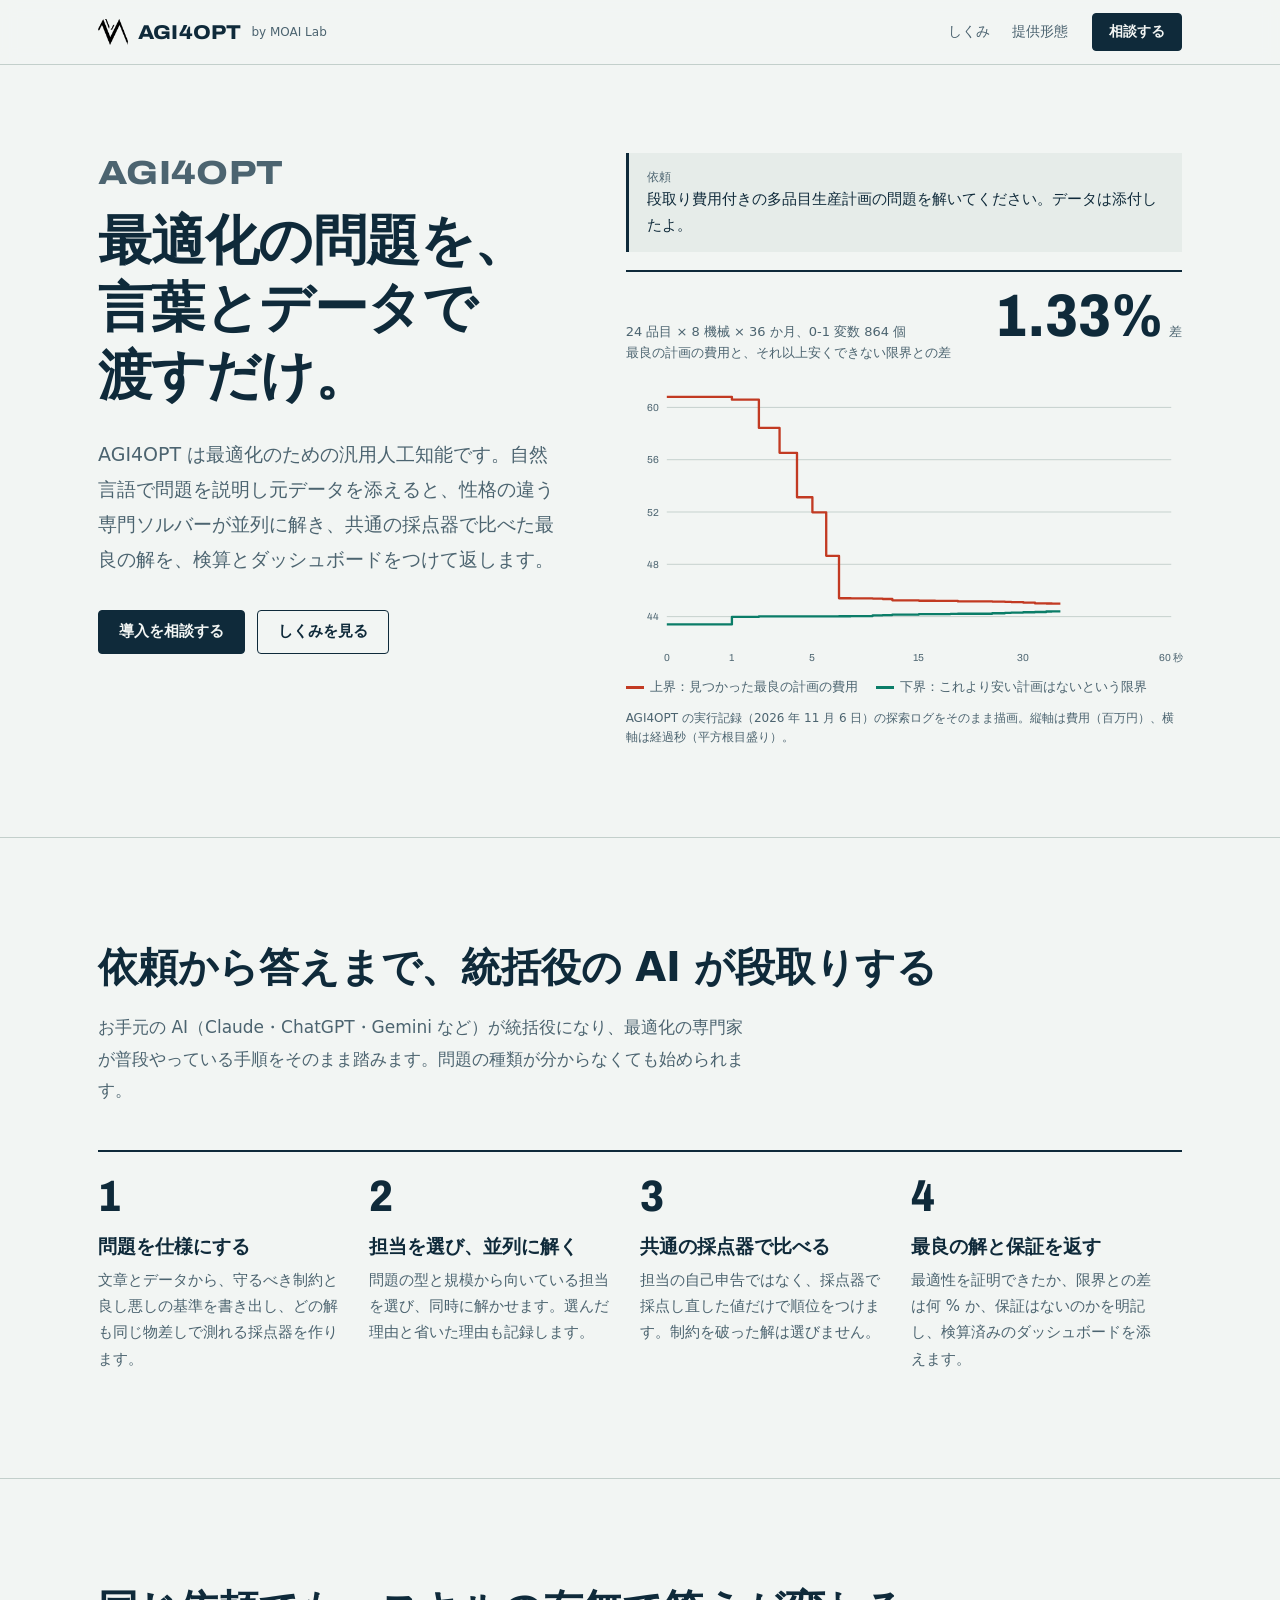
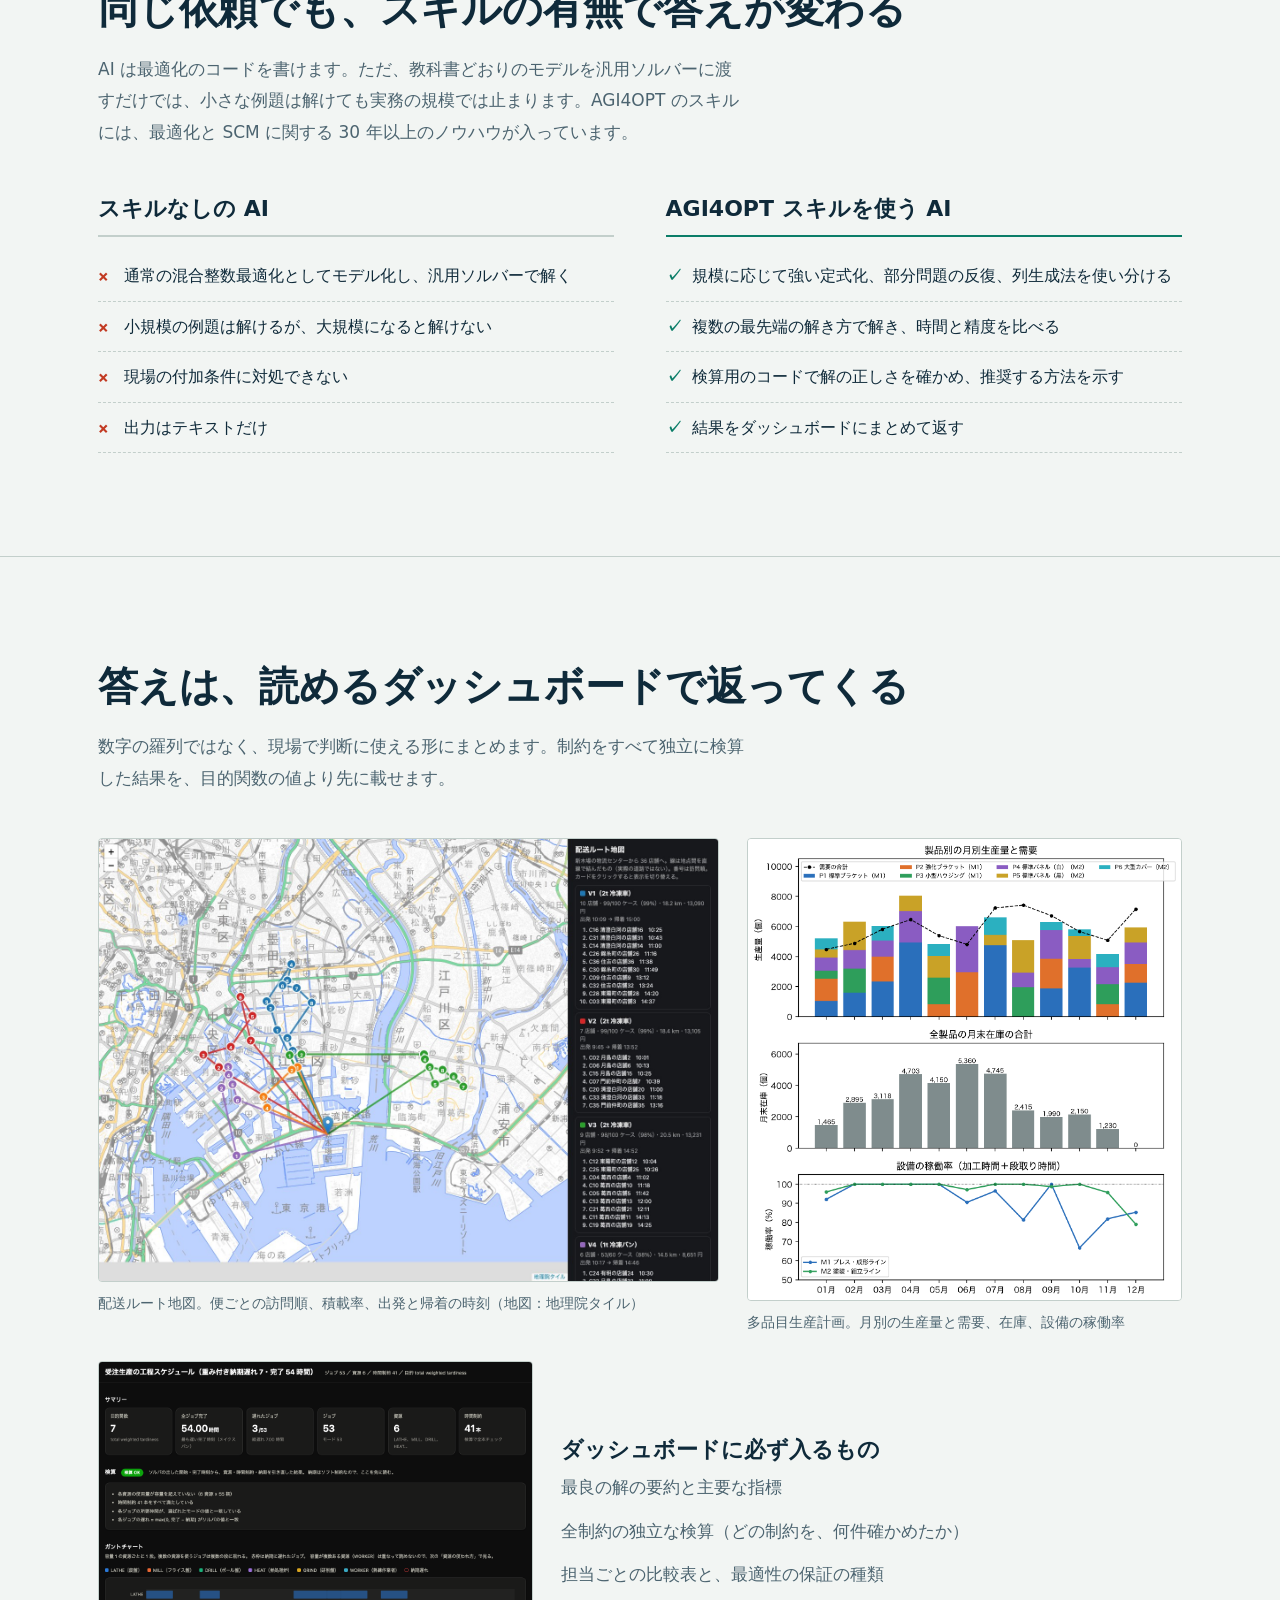
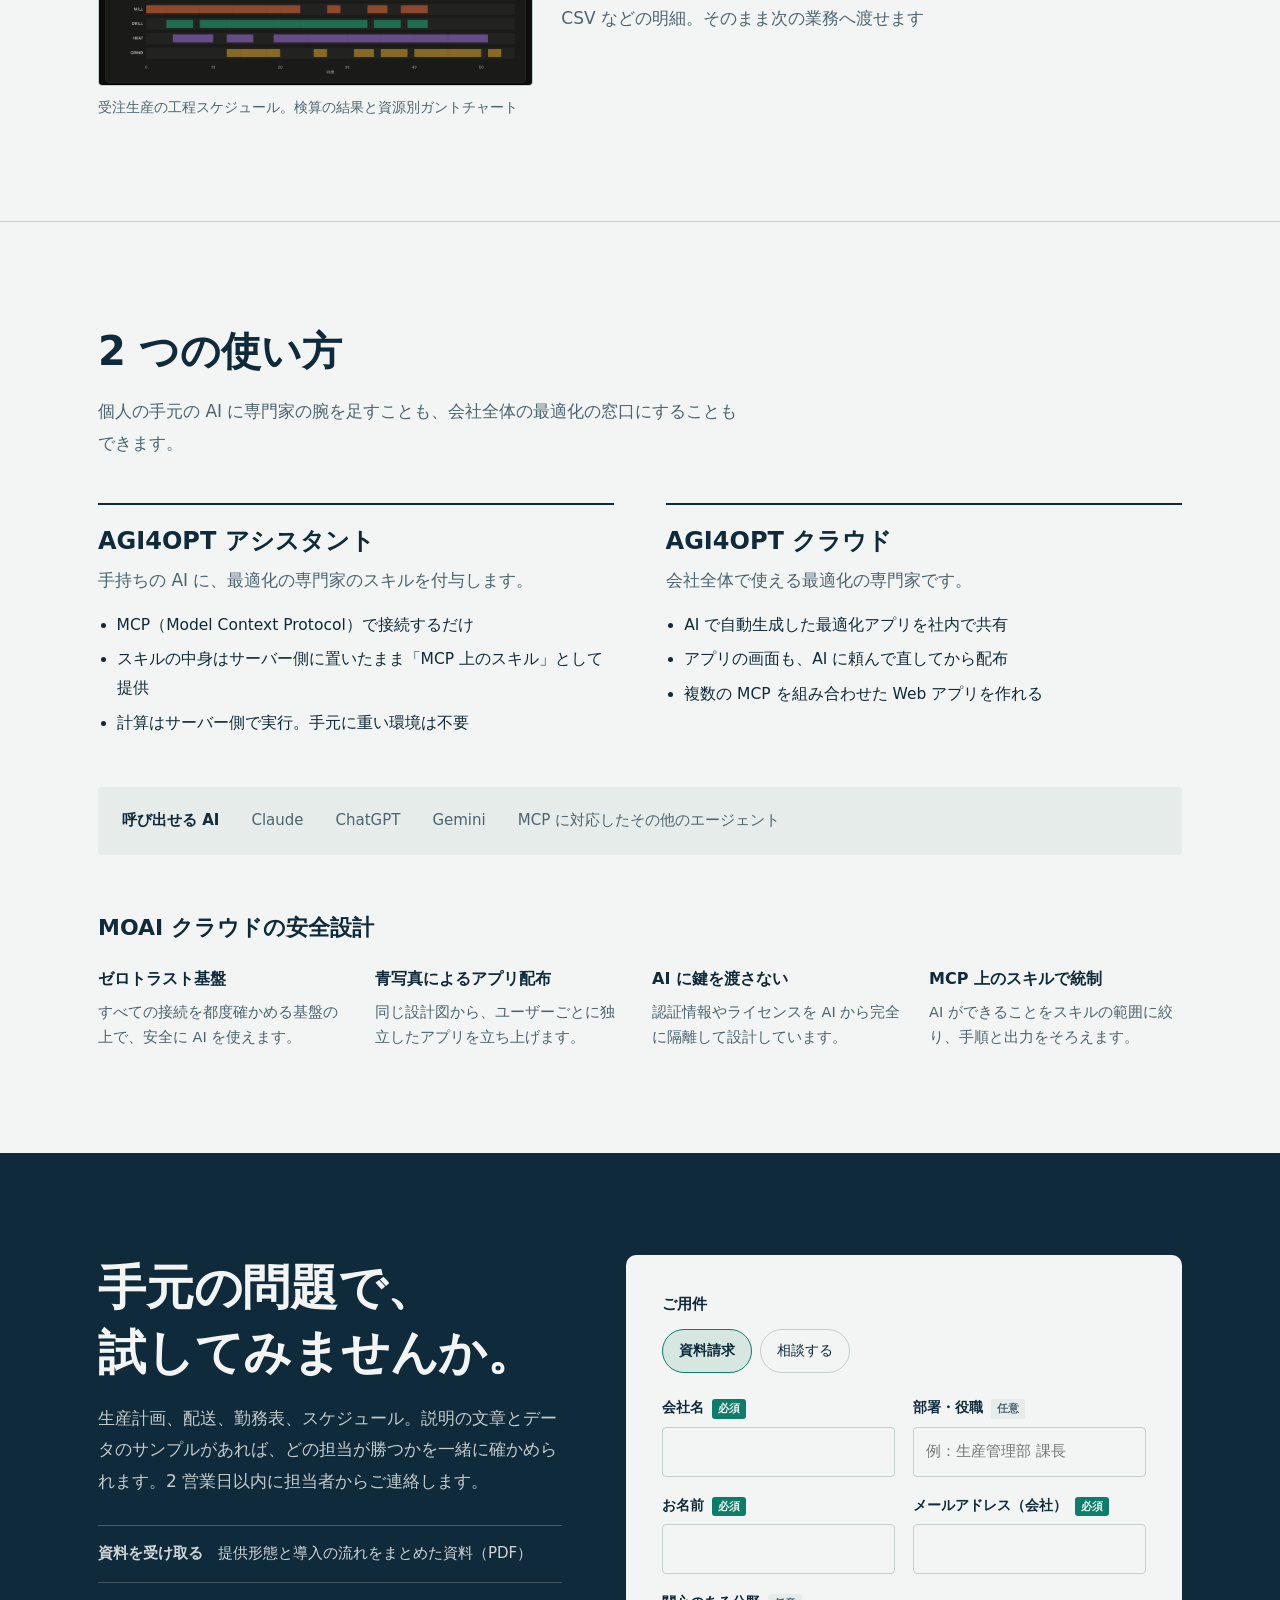
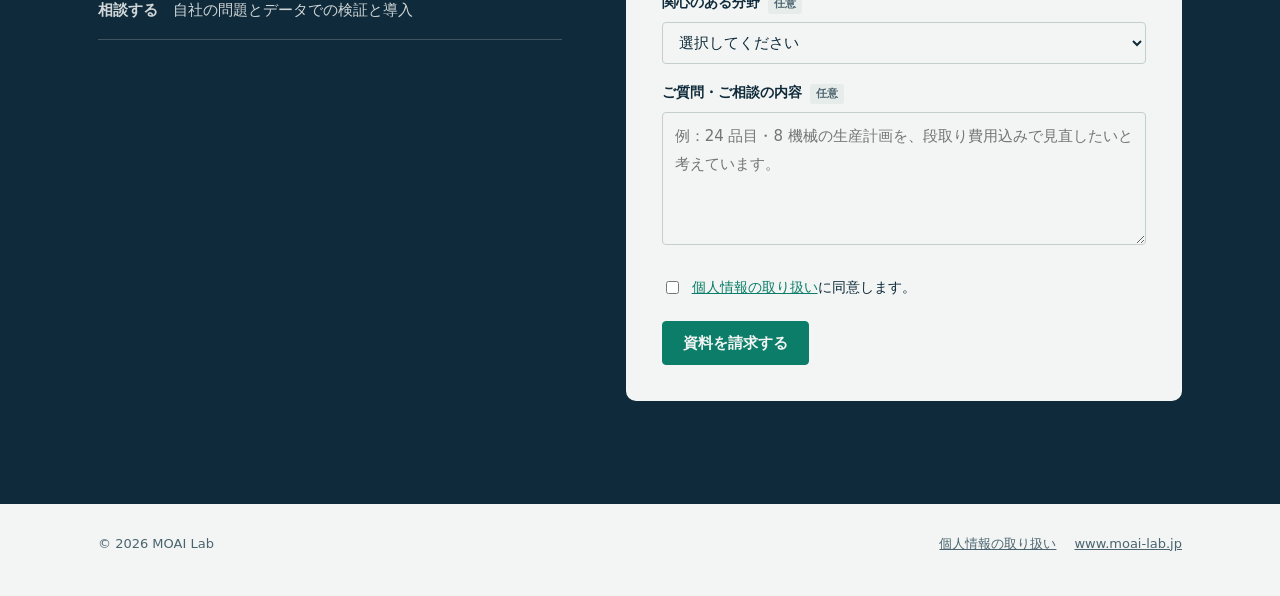
<file: agi4opt-hp/index.html>
<!doctype html>
<html lang="ja">
<head>
<meta charset="utf-8">
<meta name="viewport" content="width=device-width, initial-scale=1">
<title>AGI4OPT | 最適化のための汎用人工知能</title>
<meta name="description" content="自然言語で問題を説明し、元データを渡すだけ。複数の専門ソルバーが並列に解き、共通の採点器で比べた最良の解を、検算とダッシュボードつきで返す Agentic AI。MOAI Lab。">
<link rel="icon" href="assets/moai-logo.png">
<link rel="canonical" href="https://agi.moai-lab.jp/agi4opt-hp/">
<meta property="og:type" content="website">
<meta property="og:title" content="AGI4OPT | 最適化のための汎用人工知能">
<meta property="og:description" content="最適化の問題を、言葉とデータで渡すだけ。複数の専門ソルバーが並列に解き、最良の解を検算とダッシュボードつきで返す Agentic AI。">
<meta property="og:url" content="https://agi.moai-lab.jp/agi4opt-hp/">
<meta property="og:image" content="https://agi.moai-lab.jp/agi4opt-hp/assets/route-map.jpg">
<meta property="og:locale" content="ja_JP">
<meta property="og:site_name" content="MOAI AGI Suite">
<meta name="twitter:card" content="summary_large_image">
<link rel="preconnect" href="https://fonts.googleapis.com">
<link rel="preconnect" href="https://fonts.gstatic.com" crossorigin>
<link href="https://fonts.googleapis.com/css2?family=Archivo:wdth,wght@75..125,400..800&family=Zen+Kaku+Gothic+New:wght@400;500;700;900&display=swap" rel="stylesheet">
<style>
:root{
  --paper:#F2F5F3;
  --paper-2:#E6ECE9;
  --ink:#0F2A3A;
  --muted:#4C6470;
  --rule:#C3CFCB;
  --port:#C23A22;      /* 上界：赤ブイ */
  --starboard:#0B7D68; /* 下界：緑ブイ */
  --chart:#2C5A88;
  --on-ink:#F2F5F3;
  --code-bg:#E3EAE7;
  --logo-filter:none;
  --sans:"Zen Kaku Gothic New",system-ui,-apple-system,"Hiragino Sans",sans-serif;
  --num:"Archivo","Zen Kaku Gothic New",sans-serif;
  --gutter:clamp(16px,4vw,48px);
  --max:1180px;
}
@media (prefers-color-scheme:dark){
  :root:not([data-theme="light"]){
    --paper:#0C1E29; --paper-2:#132B39; --ink:#E4ECE8; --muted:#97AEB6; --rule:#29495A;
    --port:#F06A4E; --starboard:#3CC4A3; --chart:#7FAEDC; --on-ink:#0C1E29; --code-bg:#132B39;
    --logo-filter:invert(1);
  }
}
:root[data-theme="dark"]{
  --paper:#0C1E29; --paper-2:#132B39; --ink:#E4ECE8; --muted:#97AEB6; --rule:#29495A;
  --port:#F06A4E; --starboard:#3CC4A3; --chart:#7FAEDC; --on-ink:#0C1E29; --code-bg:#132B39;
  --logo-filter:invert(1);
}
*{box-sizing:border-box}
html{scroll-behavior:smooth;scroll-padding-top:72px}
@media (prefers-reduced-motion:reduce){html{scroll-behavior:auto}}
body{margin:0;background:var(--paper);color:var(--ink);font-family:var(--sans);font-size:17px;line-height:1.85;font-feature-settings:"palt" 1;-webkit-font-smoothing:antialiased;overflow-x:hidden}
img{max-width:100%;display:block}
a{color:inherit}
a:focus-visible,button:focus-visible{outline:3px solid var(--chart);outline-offset:3px;border-radius:2px}
.wrap{max-width:var(--max);margin:0 auto;padding:0 var(--gutter)}
.num{font-family:var(--num);font-variant-numeric:tabular-nums;font-stretch:90%}

/* header */
.site-head{position:sticky;top:0;z-index:10;background:color-mix(in srgb,var(--paper) 92%,transparent);backdrop-filter:blur(8px);border-bottom:1px solid var(--rule)}
.site-head .wrap{display:flex;align-items:center;gap:24px;height:64px}
.brand{display:flex;align-items:center;gap:10px;text-decoration:none;font-family:var(--num);font-weight:800;font-size:20px;letter-spacing:.01em;font-stretch:110%}
.brand img{width:30px;height:auto;filter:var(--logo-filter)}
.brand small{font-family:var(--sans);font-weight:500;font-size:12px;color:var(--muted);letter-spacing:0;font-stretch:100%}
.site-head nav{margin-left:auto;display:flex;gap:22px;font-size:14px}
.site-head nav a{text-decoration:none;color:var(--muted)}
.site-head nav a:hover{color:var(--ink)}
.btn{display:inline-flex;align-items:center;justify-content:center;min-height:44px;padding:0 20px;border-radius:4px;background:var(--ink);color:var(--on-ink);text-decoration:none;font-weight:700;font-size:15px;border:1.5px solid var(--ink)}
.btn:hover{background:transparent;color:var(--ink)}
.btn.ghost{background:transparent;color:var(--ink)}
.btn.ghost:hover{background:var(--ink);color:var(--on-ink)}
.site-head .btn{min-height:38px;padding:0 16px;font-size:14px}
@media (max-width:860px){.site-head nav{display:none}.site-head .btn{margin-left:auto}}

/* hero */
.hero{padding:clamp(40px,7vw,88px) 0 clamp(48px,7vw,96px)}
.hero .wrap{display:grid;grid-template-columns:minmax(0,5fr) minmax(0,6fr);gap:clamp(28px,5vw,72px);align-items:start}
.hero h1{margin:0;font-weight:900;font-size:clamp(32px,4.3vw,54px);line-height:1.25;letter-spacing:-.01em}
.hero h1 .ln{display:block;white-space:nowrap}
.hero h1 .wordmark{display:block;font-family:var(--num);font-weight:800;font-stretch:118%;font-size:.62em;letter-spacing:.01em;color:var(--muted);margin-bottom:.35em}
.hero .lead{font-size:clamp(17px,1.6vw,19px);color:var(--muted);max-width:30em;margin:28px 0 32px}
.hero .actions{display:flex;flex-wrap:wrap;gap:12px}
.prompt{margin:0 0 18px;padding:14px 18px;border-left:3px solid var(--ink);background:var(--paper-2);font-size:15px;line-height:1.7}
.prompt span{display:block;font-size:12px;color:var(--muted)}
.chart-box{border-top:2px solid var(--ink);padding-top:14px}
.chart-head{display:flex;justify-content:space-between;align-items:baseline;gap:16px;flex-wrap:wrap}
.chart-head p{margin:0;font-size:13px;color:var(--muted);line-height:1.6}
.gap{font-family:var(--num);font-weight:800;font-stretch:85%;font-size:clamp(40px,5vw,60px);line-height:1;font-variant-numeric:tabular-nums}
.gap small{font-family:var(--sans);font-size:13px;font-weight:500;color:var(--muted);margin-left:6px}
#bound-chart{width:100%;height:auto;display:block;margin-top:8px;overflow:visible}
#bound-chart text{font-family:var(--num);font-size:11px;fill:var(--muted)}
#bound-chart .lbl{font-family:var(--sans);font-size:12px;font-weight:700}
.legend{display:flex;flex-wrap:wrap;gap:18px;font-size:13px;color:var(--muted);margin-top:6px}
.legend i{display:inline-block;width:18px;height:3px;vertical-align:middle;margin-right:6px}
.chart-note{font-size:12px;color:var(--muted);margin:10px 0 0;line-height:1.6}
@media (max-width:900px){.hero .wrap{grid-template-columns:1fr}}

/* sections */
section{padding:clamp(56px,8vw,104px) 0;border-top:1px solid var(--rule)}
h2{font-size:clamp(26px,3.3vw,40px);line-height:1.35;font-weight:900;margin:0 0 18px;letter-spacing:-.005em}
h3{font-size:19px;line-height:1.5;margin:0 0 6px;font-weight:700}
.intro{max-width:38em;color:var(--muted);margin:0 0 44px}

/* flow */
.flow{list-style:none;margin:0;padding:0;display:grid;grid-template-columns:repeat(4,minmax(0,1fr));gap:0;counter-reset:s}
.flow li{position:relative;padding:22px 24px 4px 0;border-top:2px solid var(--ink);counter-increment:s}
.flow li::before{content:counter(s);font-family:var(--num);font-weight:800;font-size:44px;line-height:1;display:block;margin-bottom:14px;font-stretch:85%}
.flow p{margin:0;color:var(--muted);font-size:15px;line-height:1.75}
@media (max-width:860px){.flow{grid-template-columns:1fr 1fr;row-gap:28px}}
@media (max-width:520px){.flow{grid-template-columns:1fr}}

/* compare */
.versus{display:grid;grid-template-columns:minmax(0,1fr) minmax(0,1fr);gap:clamp(24px,4vw,56px)}
.versus .col h3{font-size:22px;padding-bottom:10px;border-bottom:2px solid var(--rule)}
.versus .col.on h3{border-color:var(--starboard)}
.versus ul{list-style:none;padding:0;margin:14px 0 0}
.versus li{padding:10px 0 10px 26px;position:relative;border-bottom:1px dashed var(--rule);font-size:16px}
.versus li::before{position:absolute;left:0;top:10px;font-weight:900;font-family:var(--num)}
.versus .off li::before{content:"×";color:var(--port)}
.versus .on li::before{content:"✓";color:var(--starboard)}
@media (max-width:760px){.versus{grid-template-columns:1fr}}

/* gallery */
.gallery{display:grid;grid-template-columns:repeat(12,minmax(0,1fr));gap:clamp(16px,2.4vw,28px);margin-top:8px}
.gallery figure{margin:0}
.gallery img{border:1px solid var(--rule);border-radius:4px;width:100%;height:auto;background:#fff}
.gallery figcaption{font-size:14px;color:var(--muted);margin-top:10px;line-height:1.6}
.gallery .g1{grid-column:span 7}
.gallery .g2{grid-column:span 5}
.gallery .g3{grid-column:span 5}
.gallery .g4{grid-column:span 7;align-self:center}
.gallery .g4 h3{font-size:22px}
.gallery .g4 p{color:var(--muted);margin:0 0 12px}
@media (max-width:860px){.gallery .g1,.gallery .g2,.gallery .g3,.gallery .g4{grid-column:1/-1}}

/* offering */
.offer{display:grid;grid-template-columns:1fr 1fr;gap:clamp(24px,4vw,56px)}
.offer article{padding-top:18px;border-top:2px solid var(--ink)}
.offer h3{font-size:24px;font-weight:900}
.offer .sub{color:var(--muted);margin:0 0 14px}
.offer ul{margin:0;padding-left:1.2em;font-size:15.5px}
.offer li{margin-bottom:6px}
.clients{margin-top:44px;padding:20px 24px;background:var(--paper-2);border-radius:4px;display:flex;flex-wrap:wrap;gap:12px 32px;align-items:baseline}
.clients strong{font-size:15px}
.clients span{color:var(--muted);font-size:15px}
.secure{margin-top:56px}
.secure dl{display:grid;grid-template-columns:repeat(4,minmax(0,1fr));gap:24px;margin:20px 0 0}
.secure dt{font-weight:700;font-size:16px;margin-bottom:6px}
.secure dd{margin:0;color:var(--muted);font-size:14.5px;line-height:1.75}
@media (max-width:860px){.offer{grid-template-columns:1fr}.secure dl{grid-template-columns:1fr 1fr}}
@media (max-width:520px){.secure dl{grid-template-columns:1fr}}

/* cta */
.cta{background:var(--ink);color:var(--on-ink);border-top:0}
.cta h2{font-size:clamp(28px,4vw,48px);word-break:auto-phrase}
.cta p{max-width:34em;opacity:.8;margin:0 0 28px}
.cta .btn{background:var(--on-ink);color:var(--ink);border-color:var(--on-ink)}
.cta .btn:hover{background:transparent;color:var(--on-ink)}
.cta .btn.ghost{background:transparent;color:var(--on-ink)}
.cta .btn.ghost:hover{background:var(--on-ink);color:var(--ink)}
.cta .actions{display:flex;flex-wrap:wrap;gap:12px}
/* contact form（agi4scm-hp と同じ項目・同じ送信の決まり） */
.cta-grid{display:grid;grid-template-columns:minmax(0,5fr) minmax(0,6fr);gap:clamp(32px,5vw,72px);align-items:start}
@media (max-width:960px){.cta-grid{grid-template-columns:minmax(0,1fr)}}
.cta-list{list-style:none;margin:0;padding:0;border-top:1px solid color-mix(in srgb,var(--on-ink) 25%,transparent)}
.cta-list li{padding:14px 0;border-bottom:1px solid color-mix(in srgb,var(--on-ink) 25%,transparent);font-size:15px;opacity:.85}
.cta-list b{opacity:1}
.form-card{--f-line:var(--rule);--f-accent:var(--starboard);background:var(--paper);color:var(--ink);border-radius:10px;padding:clamp(22px,3vw,36px)}
.form-card p{opacity:1;max-width:none;margin:0}
.form-card a{color:var(--f-accent)}
.form-type{border:0;margin:0 0 22px;padding:0;display:flex;flex-wrap:wrap;gap:8px}
.form-type legend{font-weight:700;margin-bottom:10px;padding:0;font-size:15px}
.form-type label{position:relative;cursor:pointer}
.form-type input{position:absolute;opacity:0;inset:0;margin:0;cursor:pointer}
.form-type span{display:inline-block;padding:8px 16px;border:1.5px solid var(--f-line);border-radius:999px;font-size:14px}
.form-type input:checked+span{border-color:var(--f-accent);background:color-mix(in srgb,var(--f-accent) 12%,var(--paper));font-weight:700}
.form-type input:focus-visible+span{outline:3px solid var(--signal,#F0B429);outline-offset:2px}
.fields{display:grid;grid-template-columns:repeat(2,minmax(0,1fr));gap:16px 18px}
@media (max-width:640px){.fields{grid-template-columns:minmax(0,1fr)}}
.field.full{grid-column:1/-1}
.field label{display:flex;gap:8px;align-items:baseline;font-size:14px;font-weight:700;margin-bottom:6px}
.field .req,.field .opt{font-size:11px;font-weight:700;padding:1px 6px;border-radius:3px;line-height:1.6}
.field .req{background:var(--f-accent);color:var(--paper)}
.field .opt{background:var(--paper-2);color:var(--muted)}
.field input,.field select,.field textarea{width:100%;font:inherit;font-size:15px;color:var(--ink);border:1.5px solid var(--f-line);border-radius:4px;padding:10px 12px;background:var(--paper)}
.field input:focus,.field select:focus,.field textarea:focus{border-color:var(--f-accent);outline:none;box-shadow:0 0 0 3px color-mix(in srgb,var(--f-accent) 22%,transparent)}
.field [aria-invalid="true"]{border-color:#c0392b}
.hp{position:absolute;left:-9999px;width:1px;height:1px;overflow:hidden}
.consent{display:flex;gap:10px;align-items:flex-start;margin:20px 0;font-size:14px}
.consent input{margin-top:.4em}
.form-actions{display:flex;flex-wrap:wrap;align-items:center;gap:14px}
.form-card .btn{background:var(--f-accent);color:var(--paper);border-color:var(--f-accent)}
.form-card .btn:hover{background:transparent;color:var(--f-accent)}
.form-card .btn:disabled{opacity:.6;cursor:progress}
.form-status{font-size:14px;color:var(--muted)}
.form-status.error{color:#b42318}
.thanks{display:none}
.form-card.done form{display:none}
.form-card.done .thanks{display:block}
.thanks h3{font-size:20px;margin-bottom:8px}

footer{padding:28px 0 40px;font-size:13px;color:var(--muted)}
footer .wrap{display:flex;flex-wrap:wrap;justify-content:space-between;gap:12px}
</style>
</head>
<body>

<header class="site-head">
  <div class="wrap">
    <a class="brand" href="#top" aria-label="AGI4OPT トップへ"><img src="assets/moai-logo.png" alt="">AGI4OPT <small>by MOAI Lab</small></a>
    <nav aria-label="ページ内">
      <a href="#how">しくみ</a>
      <a href="#offer">提供形態</a>
    </nav>
    <a class="btn" href="#contact-contact">相談する</a>
  </div>
</header>

<main id="top">
<section class="hero" style="border-top:0">
  <div class="wrap">
    <div>
      <h1><span class="wordmark">AGI4OPT</span><span class="ln">最適化の問題を、</span><span class="ln">言葉とデータで</span><span class="ln">渡すだけ。</span></h1>
      <p class="lead">AGI4OPT は最適化のための汎用人工知能です。自然言語で問題を説明し元データを添えると、性格の違う専門ソルバーが並列に解き、共通の採点器で比べた最良の解を、検算とダッシュボードをつけて返します。</p>
      <div class="actions">
        <a class="btn" href="#contact-contact">導入を相談する</a>
        <a class="btn ghost" href="#how">しくみを見る</a>
      </div>
    </div>

    <div>
      <p class="prompt"><span>依頼</span>段取り費用付きの多品目生産計画の問題を解いてください。データは添付したよ。</p>
      <figure class="chart-box" style="margin:0">
        <div class="chart-head">
          <p>24 品目 × 8 機械 × 36 か月、0-1 変数 864 個<br>最良の計画の費用と、それ以上安くできない限界との差</p>
          <div class="gap" aria-live="off"><span id="gap-value">28.6</span>%<small>差</small></div>
        </div>
        <svg id="bound-chart" viewBox="0 0 600 320" role="img" aria-labelledby="chart-title chart-desc">
          <title id="chart-title">上界と下界の収束</title>
          <desc id="chart-desc">60 秒の探索で、見つかった最良の計画の費用（上界）は 6,081 万円から 4,495 万円へ下がり、これより安い計画はないという限界（下界）は 4,340 万円から 4,458 万円へ上がった。差は 28.6% から 0.81% に縮んだ。</desc>
        </svg>
        <div class="legend"><span><i style="background:var(--port)"></i>上界：見つかった最良の計画の費用</span><span><i style="background:var(--starboard)"></i>下界：これより安い計画はないという限界</span></div>
        <figcaption class="chart-note">AGI4OPT の実行記録（2026 年 11 月 6 日）の探索ログをそのまま描画。縦軸は費用（百万円）、横軸は経過秒（平方根目盛り）。</figcaption>
      </figure>
    </div>
  </div>
</section>

<section id="how">
  <div class="wrap">
    <h2>依頼から答えまで、統括役の AI が段取りする</h2>
    <p class="intro">お手元の AI（Claude・ChatGPT・Gemini など）が統括役になり、最適化の専門家が普段やっている手順をそのまま踏みます。問題の種類が分からなくても始められます。</p>
    <ol class="flow">
      <li><h3>問題を仕様にする</h3><p>文章とデータから、守るべき制約と良し悪しの基準を書き出し、どの解も同じ物差しで測れる採点器を作ります。</p></li>
      <li><h3>担当を選び、並列に解く</h3><p>問題の型と規模から向いている担当を選び、同時に解かせます。選んだ理由と省いた理由も記録します。</p></li>
      <li><h3>共通の採点器で比べる</h3><p>担当の自己申告ではなく、採点器で採点し直した値だけで順位をつけます。制約を破った解は選びません。</p></li>
      <li><h3>最良の解と保証を返す</h3><p>最適性を証明できたか、限界との差は何 % か、保証はないのかを明記し、検算済みのダッシュボードを添えます。</p></li>
    </ol>
  </div>
</section>

<section id="compare">
  <div class="wrap">
    <h2>同じ依頼でも、スキルの有無で答えが変わる</h2>
    <p class="intro">AI は最適化のコードを書けます。ただ、教科書どおりのモデルを汎用ソルバーに渡すだけでは、小さな例題は解けても実務の規模では止まります。AGI4OPT のスキルには、最適化と SCM に関する 30 年以上のノウハウが入っています。</p>
    <div class="versus">
      <div class="col off">
        <h3>スキルなしの AI</h3>
        <ul>
          <li>通常の混合整数最適化としてモデル化し、汎用ソルバーで解く</li>
          <li>小規模の例題は解けるが、大規模になると解けない</li>
          <li>現場の付加条件に対処できない</li>
          <li>出力はテキストだけ</li>
        </ul>
      </div>
      <div class="col on">
        <h3>AGI4OPT スキルを使う AI</h3>
        <ul>
          <li>規模に応じて強い定式化、部分問題の反復、列生成法を使い分ける</li>
          <li>複数の最先端の解き方で解き、時間と精度を比べる</li>
          <li>検算用のコードで解の正しさを確かめ、推奨する方法を示す</li>
          <li>結果をダッシュボードにまとめて返す</li>
        </ul>
      </div>
    </div>

  </div>
</section>

<section id="dashboards">
  <div class="wrap">
    <h2>答えは、読めるダッシュボードで返ってくる</h2>
    <p class="intro">数字の羅列ではなく、現場で判断に使える形にまとめます。制約をすべて独立に検算した結果を、目的関数の値より先に載せます。</p>
    <div class="gallery">
      <figure class="g1"><img src="assets/route-map.jpg" alt="新木場の物流センターから東京東部の店舗へ向かう 5 便の配送ルートを色分けした地図と、便ごとの訪問順・時刻の一覧" loading="lazy" width="1400" height="1000"><figcaption>配送ルート地図。便ごとの訪問順、積載率、出発と帰着の時刻（地図：地理院タイル）</figcaption></figure>
      <figure class="g2"><img src="assets/production-plan.png" alt="6 製品の月別生産量と需要、月末在庫、2 ラインの稼働率を示すグラフ" loading="lazy" width="1379" height="1466"><figcaption>多品目生産計画。月別の生産量と需要、在庫、設備の稼働率</figcaption></figure>
      <figure class="g3"><img src="assets/dashboard-schedule.png" alt="53 ジョブ・6 資源の工程スケジュールのサマリー、検算結果、資源別ガントチャート" loading="lazy" width="1180" height="880"><figcaption>受注生産の工程スケジュール。検算の結果と資源別ガントチャート</figcaption></figure>
      <div class="g4">
        <h3>ダッシュボードに必ず入るもの</h3>
        <p>最良の解の要約と主要な指標</p>
        <p>全制約の独立な検算（どの制約を、何件確かめたか）</p>
        <p>担当ごとの比較表と、最適性の保証の種類</p>
        <p>CSV などの明細。そのまま次の業務へ渡せます</p>
      </div>
    </div>
  </div>
</section>

<section id="offer">
  <div class="wrap">
    <h2>2 つの使い方</h2>
    <p class="intro">個人の手元の AI に専門家の腕を足すことも、会社全体の最適化の窓口にすることもできます。</p>
    <div class="offer">
      <article>
        <h3>AGI4OPT アシスタント</h3>
        <p class="sub">手持ちの AI に、最適化の専門家のスキルを付与します。</p>
        <ul>
          <li>MCP（Model Context Protocol）で接続するだけ</li>
          <li>スキルの中身はサーバー側に置いたまま「MCP 上のスキル」として提供</li>
          <li>計算はサーバー側で実行。手元に重い環境は不要</li>
        </ul>
      </article>
      <article>
        <h3>AGI4OPT クラウド</h3>
        <p class="sub">会社全体で使える最適化の専門家です。</p>
        <ul>
          <li>AI で自動生成した最適化アプリを社内で共有</li>
          <li>アプリの画面も、AI に頼んで直してから配布</li>
          <li>複数の MCP を組み合わせた Web アプリを作れる</li>
        </ul>
      </article>
    </div>
    <div class="clients"><strong>呼び出せる AI</strong><span>Claude</span><span>ChatGPT</span><span>Gemini</span><span>MCP に対応したその他のエージェント</span></div>

    <div class="secure">
      <h3 style="font-size:22px">MOAI クラウドの安全設計</h3>
      <dl>
        <div><dt>ゼロトラスト基盤</dt><dd>すべての接続を都度確かめる基盤の上で、安全に AI を使えます。</dd></div>
        <div><dt>青写真によるアプリ配布</dt><dd>同じ設計図から、ユーザーごとに独立したアプリを立ち上げます。</dd></div>
        <div><dt>AI に鍵を渡さない</dt><dd>認証情報やライセンスを AI から完全に隔離して設計しています。</dd></div>
        <div><dt>MCP 上のスキルで統制</dt><dd>AI ができることをスキルの範囲に絞り、手順と出力をそろえます。</dd></div>
      </dl>
    </div>
  </div>
</section>

<section class="cta" id="contact" aria-labelledby="contact-title">
  <div class="wrap cta-grid">
    <div class="cta-copy">
      <h2 id="contact-title">手元の問題で、試してみませんか。</h2>
      <p>生産計画、配送、勤務表、スケジュール。説明の文章とデータのサンプルがあれば、どの担当が勝つかを一緒に確かめられます。2 営業日以内に担当者からご連絡します。</p>
      <ul class="cta-list">
        <li><b>資料を受け取る</b>　提供形態と導入の流れをまとめた資料（PDF）</li>
        <li><b>相談する</b>　自社の問題とデータでの検証と導入</li>
      </ul>
    </div>

    <div class="form-card" id="form-card">
      <!--
        送信先: data-endpoint に、agi4scm-hp/form-backend/Code.gs を配備したウェブアプリの URL（https://script.google.com/macros/s/…/exec）を入れる。
        3 ページ（suite・agi4opt・agi4scm）で同じ受け口を使う。隠し欄 page で、どのページから来たかを区別する。
        空のままだと、sales@moai-lab.jp へメールで問い合わせるよう案内する。
      -->
      <form id="lead-form" data-endpoint="" novalidate>
        <fieldset class="form-type">
          <legend>ご用件</legend>
          <label><input type="radio" name="inquiry_type" value="document" checked><span>資料請求</span></label>
          <label><input type="radio" name="inquiry_type" value="contact"><span>相談する</span></label>
        </fieldset>

        <div class="fields">
          <div class="field">
            <label for="f-company">会社名<span class="req">必須</span></label>
            <input id="f-company" name="company" type="text" autocomplete="organization" required>
          </div>
          <div class="field">
            <label for="f-dept">部署・役職<span class="opt">任意</span></label>
            <input id="f-dept" name="department" type="text" autocomplete="organization-title" placeholder="例：生産管理部 課長">
          </div>
          <div class="field">
            <label for="f-name">お名前<span class="req">必須</span></label>
            <input id="f-name" name="name" type="text" autocomplete="name" required>
          </div>
          <div class="field">
            <label for="f-email">メールアドレス（会社）<span class="req">必須</span></label>
            <input id="f-email" name="email" type="email" autocomplete="email" inputmode="email" required>
          </div>
          <div class="field full">
            <label for="f-area">関心のある分野<span class="opt">任意</span></label>
            <select id="f-area" name="area">
              <option value="">選択してください</option>
              <option>生産計画・ロットサイズ</option>
              <option>配送ルート</option>
              <option>勤務表</option>
              <option>工程スケジュール</option>
              <option>その他の最適化問題</option>
              <option>まだ決めていない</option>
            </select>
          </div>
          <div class="field full">
            <label for="f-message">ご質問・ご相談の内容<span class="opt">任意</span></label>
            <textarea id="f-message" name="message" rows="4" placeholder="例：24 品目・8 機械の生産計画を、段取り費用込みで見直したいと考えています。"></textarea>
          </div>
        </div>

        <div class="hp" aria-hidden="true">
          <label for="f-website">ウェブサイト</label>
          <input id="f-website" name="website" type="text" tabindex="-1" autocomplete="off">
        </div>
        <input type="hidden" name="page" value="agi4opt">
        <input type="hidden" name="utm" value="">

        <label class="consent">
          <input type="checkbox" name="consent" value="yes" required>
          <span><a href="privacy.html" target="_blank" rel="noopener">個人情報の取り扱い</a>に同意します。</span>
        </label>

        <div class="form-actions">
          <button class="btn" type="submit" id="submit-btn">資料を請求する</button>
          <p class="form-status" id="form-status" role="status" aria-live="polite"></p>
        </div>
      </form>

      <div class="thanks" tabindex="-1" id="thanks">
        <h3>送信しました。</h3>
        <p>2 営業日以内に、ご入力のメールアドレスへご連絡します。</p>
      </div>
    </div>
  </div>
</section>
</main>

<footer>
  <div class="wrap">
    <span>© 2026 MOAI Lab</span>
    <span style="display:flex;flex-wrap:wrap;gap:18px"><a href="privacy.html">個人情報の取り扱い</a><a href="https://www.moai-lab.jp/" target="_blank" rel="noopener">www.moai-lab.jp</a></span>
  </div>
</footer>

<script>
(function(){
  // 実行記録 2026-11-06-lot-sizing-large の探索ログ：[秒, 下界, 上界]
  const D=[[0,43399000,60813000],[1,43981000,60597000],[2,44013000,58434000],[3,44013000,56525240],[4,44013000,53124260],[5,44013000,51976640],[6,44013000,48647350],[7,44028000,45402100],[8,44044000,45399860],[10,44098000,45374910],[11,44113000,45346250],[12,44158000,45250970],[15,44186000,45211820],[17,44193000,45208880],[19,44210000,45206050],[20,44220000,45164470],[25,44253000,45147670],[27,44289000,45123020],[28,44306000,45114010],[30,44335000,45064760],[32,44357000,45009820],[34,44387000,45002690],[35,44395000,44991640],[37,44417000,44984220],[40,44432000,44984000],[41,44452000,44983730],[42,44460000,44982590],[44,44471000,44975950],[45,44479000,44968640],[50,44525000,44969000],[53,44552000,44961420],[54,44558000,44960950],[55,44560000,44961000],[56,44570000,44955150],[58,44577000,44949160],[60.06,44583067,44949163]];
  const svg=document.getElementById('bound-chart'), NS='http://www.w3.org/2000/svg';
  const W=600,H=320,L=44,R=12,T=10,B=28,TMAX=60.06,YMIN=42,YMAX=62;
  const x=t=>L+Math.sqrt(t/TMAX)*(W-L-R);
  const y=v=>T+(YMAX-v/1e6)/(YMAX-YMIN)*(H-T-B);
  const el=(n,a)=>{const e=document.createElementNS(NS,n);for(const k in a)e.setAttribute(k,a[k]);svg.appendChild(e);return e};
  [44,48,52,56,60].forEach(v=>{el('line',{x1:L,x2:W-R,y1:y(v*1e6),y2:y(v*1e6),stroke:'var(--rule)','stroke-width':1});el('text',{x:L-8,y:y(v*1e6)+4,'text-anchor':'end'}).textContent=v;});
  [0,1,5,15,30,60].forEach(t=>{el('text',{x:x(t),y:H-8,'text-anchor':'middle'}).textContent=t+(t===60?' 秒':'');});
  const step=i=>{let d='M'+x(D[0][0])+','+y(D[0][i]);for(let k=1;k<D.length;k++){d+='H'+x(D[k][0]).toFixed(1)+'V'+y(D[k][i]).toFixed(1);}return d};
  const band=el('path',{d:step(2)+'V'+y(D[D.length-1][1])+[...D].reverse().map((p,k,a)=>'H'+x(p[0]).toFixed(1)+'V'+y(p[1]).toFixed(1)).join('')+'Z',fill:'var(--port)',opacity:0,'fill-opacity':.08});
  const ub=el('path',{d:step(2),fill:'none',stroke:'var(--port)','stroke-width':2.5,'stroke-linejoin':'round'});
  const lb=el('path',{d:step(1),fill:'none',stroke:'var(--starboard)','stroke-width':2.5,'stroke-linejoin':'round'});
  const last=D[D.length-1];
  const t1=el('text',{x:W-R,y:y(last[2])-10,'text-anchor':'end',class:'lbl',fill:'var(--port)',opacity:0});t1.textContent='4,495 万円';
  const t2=el('text',{x:W-R,y:y(last[1])+18,'text-anchor':'end',class:'lbl',fill:'var(--starboard)',opacity:0});t2.textContent='4,458 万円';
  const gapEl=document.getElementById('gap-value');
  const gapAt=t=>{let p=D[0];for(const q of D){if(q[0]<=t)p=q;else break}return (p[2]-p[1])/p[2]*100};
  const finish=()=>{gapEl.textContent='0.81';[t1,t2].forEach(e=>e.setAttribute('opacity',1));band.setAttribute('opacity',1)};
  const reduce=window.matchMedia('(prefers-reduced-motion: reduce)').matches;
  if(reduce){finish();return}
  [ub,lb].forEach(p=>{const len=p.getTotalLength();p.style.strokeDasharray=len;p.style.strokeDashoffset=len;p._len=len});
  const DUR=3200;let start=null;
  function frame(ts){
    if(start===null)start=ts;
    const f=Math.min(1,(ts-start)/DUR), ease=1-Math.pow(1-f,2);
    const tNow=Math.pow(ease,2)*TMAX; // 平方根目盛りに合わせて進む
    const xNow=x(tNow);
    [ub,lb].forEach(p=>{
      // xNow までの長さを二分探索
      let lo=0,hi=p._len;for(let i=0;i<22;i++){const m=(lo+hi)/2;if(p.getPointAtLength(m).x<xNow)lo=m;else hi=m}
      p.style.strokeDashoffset=p._len-(f>=1?p._len:hi);
    });
    gapEl.textContent=gapAt(tNow).toFixed(gapAt(tNow)<10?2:1);
    if(f<1)requestAnimationFrame(frame);else finish();
  }
  setTimeout(()=>requestAnimationFrame(frame),400);
})();

// お問い合わせフォーム（agi4scm-hp/main.js と同じ決まり。受け口は agi4scm-hp/form-backend/Code.gs）
(function () {
  "use strict";
  var form = document.getElementById("lead-form");
  if (!form) return;
  var statusEl = document.getElementById("form-status");
  var submitBtn = document.getElementById("submit-btn");
  var labels = { document: "資料を請求する", contact: "相談する" };

  var q = new URLSearchParams(location.search), utm = [];
  q.forEach(function (v, k) { if (k.indexOf("utm_") === 0) utm.push(k + "=" + v); });
  form.elements.utm.value = utm.join("&");

  // #contact-document / #contact-contact でご用件を選んだ状態にする（ページ内リンクでも）。
  function setType(t) {
    if (!labels[t]) return;
    form.querySelector('input[name="inquiry_type"][value="' + t + '"]').checked = true;
    submitBtn.textContent = labels[t];
  }
  form.addEventListener("change", function (e) { if (e.target.name === "inquiry_type") setType(e.target.value); });
  function fromHash() {
    var m = location.hash.match(/^#contact-(document|contact)$/);
    if (m) { setType(m[1]); document.getElementById("contact").scrollIntoView(); }
  }
  fromHash();
  window.addEventListener("hashchange", fromHash);

  form.addEventListener("submit", function (e) {
    e.preventDefault();
    statusEl.textContent = ""; statusEl.className = "form-status";
    var bad = null;
    ["company", "name", "email"].forEach(function (n) {
      var el = form.elements[n], v = el.value.trim();
      var ok = v !== "" && (n !== "email" || /^[^\s@]+@[^\s@]+\.[^\s@]+$/.test(v));
      el.setAttribute("aria-invalid", ok ? "false" : "true");
      if (!ok && !bad) bad = el;
    });
    if (bad) { statusEl.textContent = "会社名・お名前・メールアドレスを確かめてください。"; statusEl.className = "form-status error"; bad.focus(); return; }
    if (!form.elements.consent.checked) { statusEl.textContent = "個人情報の取り扱いへの同意が必要です。"; statusEl.className = "form-status error"; return; }
    if (form.elements.website.value) return; // bot

    var endpoint = form.getAttribute("data-endpoint");
    if (!endpoint) {
      statusEl.innerHTML = 'ただいまフォームから送信できません。お手数ですが <a href="mailto:sales@moai-lab.jp">sales@moai-lab.jp</a> へメールでお問い合わせください。';
      statusEl.className = "form-status error";
      return;
    }
    var messages = {
      invalid: "入力内容を確かめてください。",
      consent: "個人情報の取り扱いへの同意が必要です。",
      too_many: "続けて送信されました。1 分ほどおいてから、もう一度お試しください。"
    };
    submitBtn.disabled = true; statusEl.textContent = "送信しています…";
    fetch(endpoint, { method: "POST", body: new URLSearchParams(new FormData(form)) })
      .then(function (res) { if (!res.ok) throw new Error(res.status); return res.json(); })
      .then(function (data) {
        if (!data || !data.ok) {
          submitBtn.disabled = false;
          statusEl.textContent = (data && messages[data.error]) || "送信できませんでした。時間をおいてもう一度お試しください。";
          statusEl.className = "form-status error";
          return;
        }
        document.getElementById("form-card").classList.add("done");
        document.getElementById("thanks").focus();
      })
      .catch(function () {
        submitBtn.disabled = false;
        statusEl.innerHTML = '送信できませんでした。時間をおいてもう一度お試しいただくか、<a href="mailto:sales@moai-lab.jp">sales@moai-lab.jp</a> へメールでお問い合わせください。';
        statusEl.className = "form-status error";
      });
  });
})();
</script>
</body>
</html>
</file>
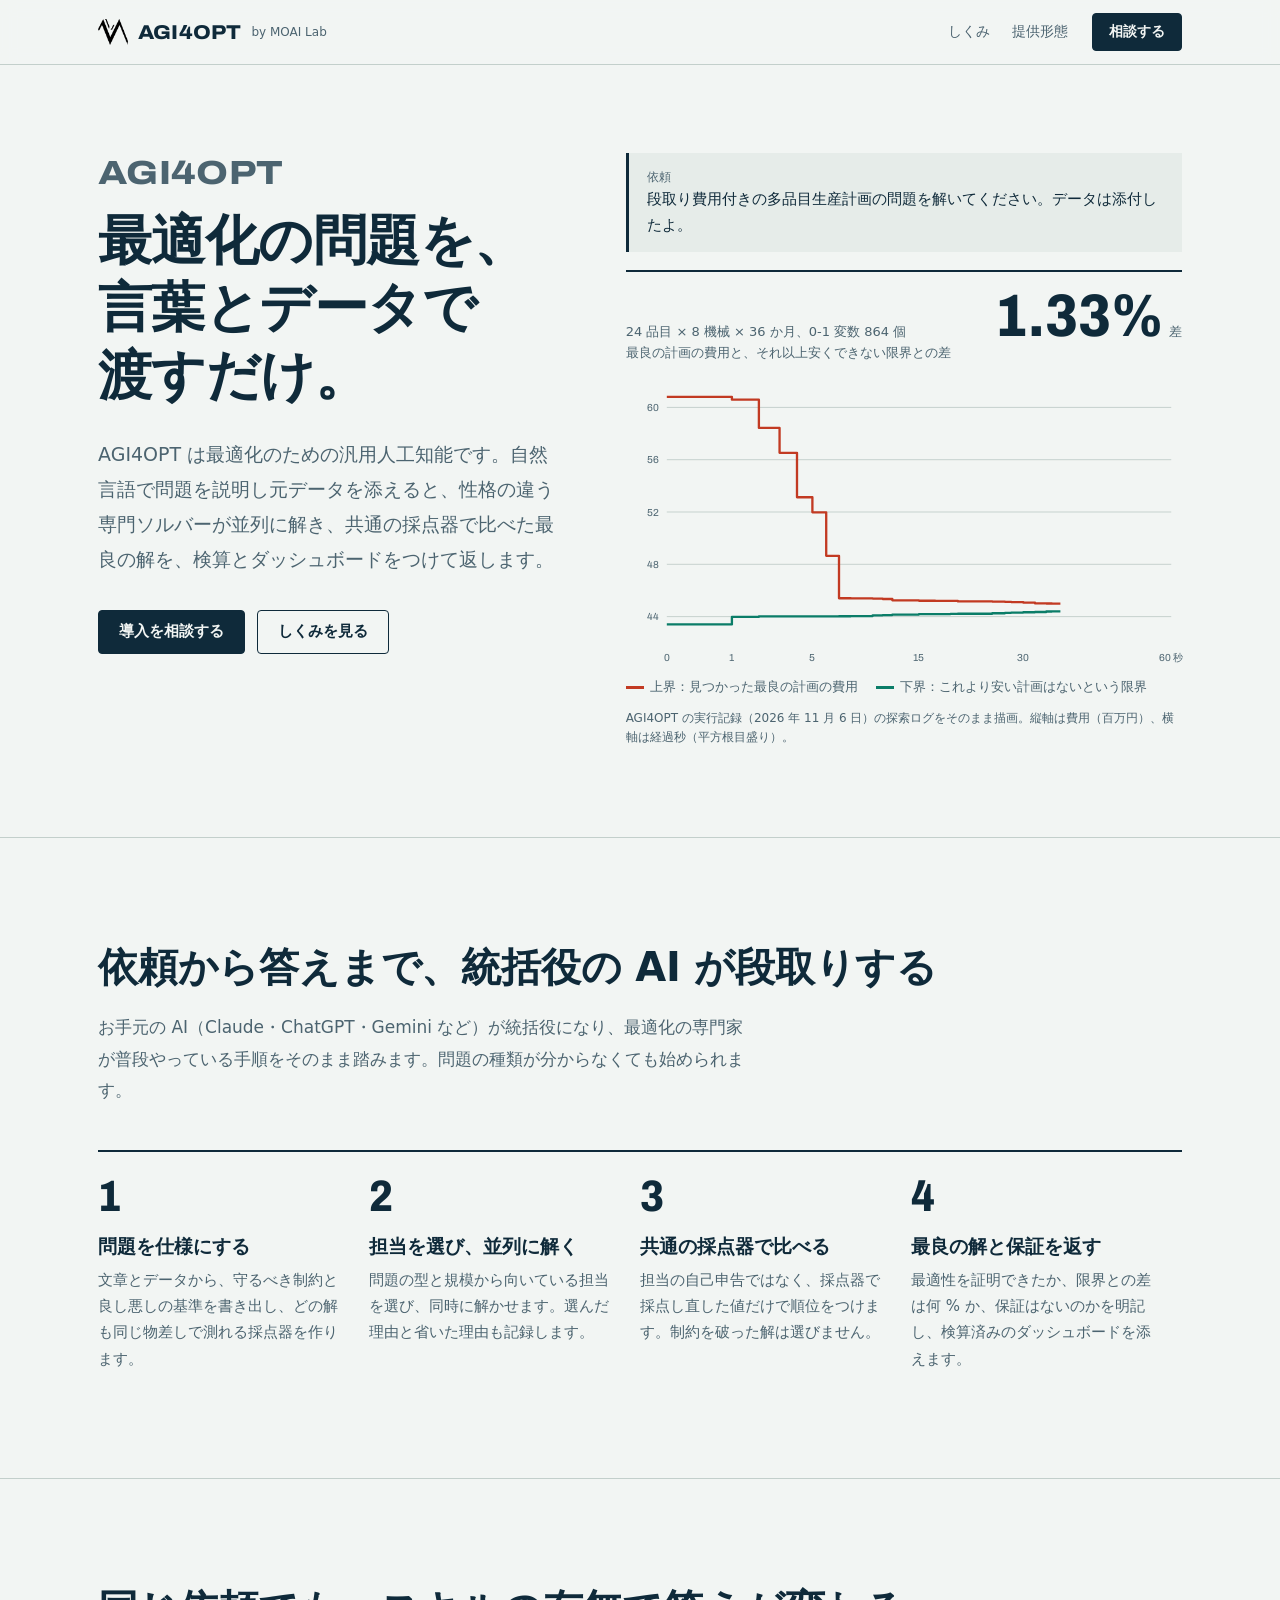
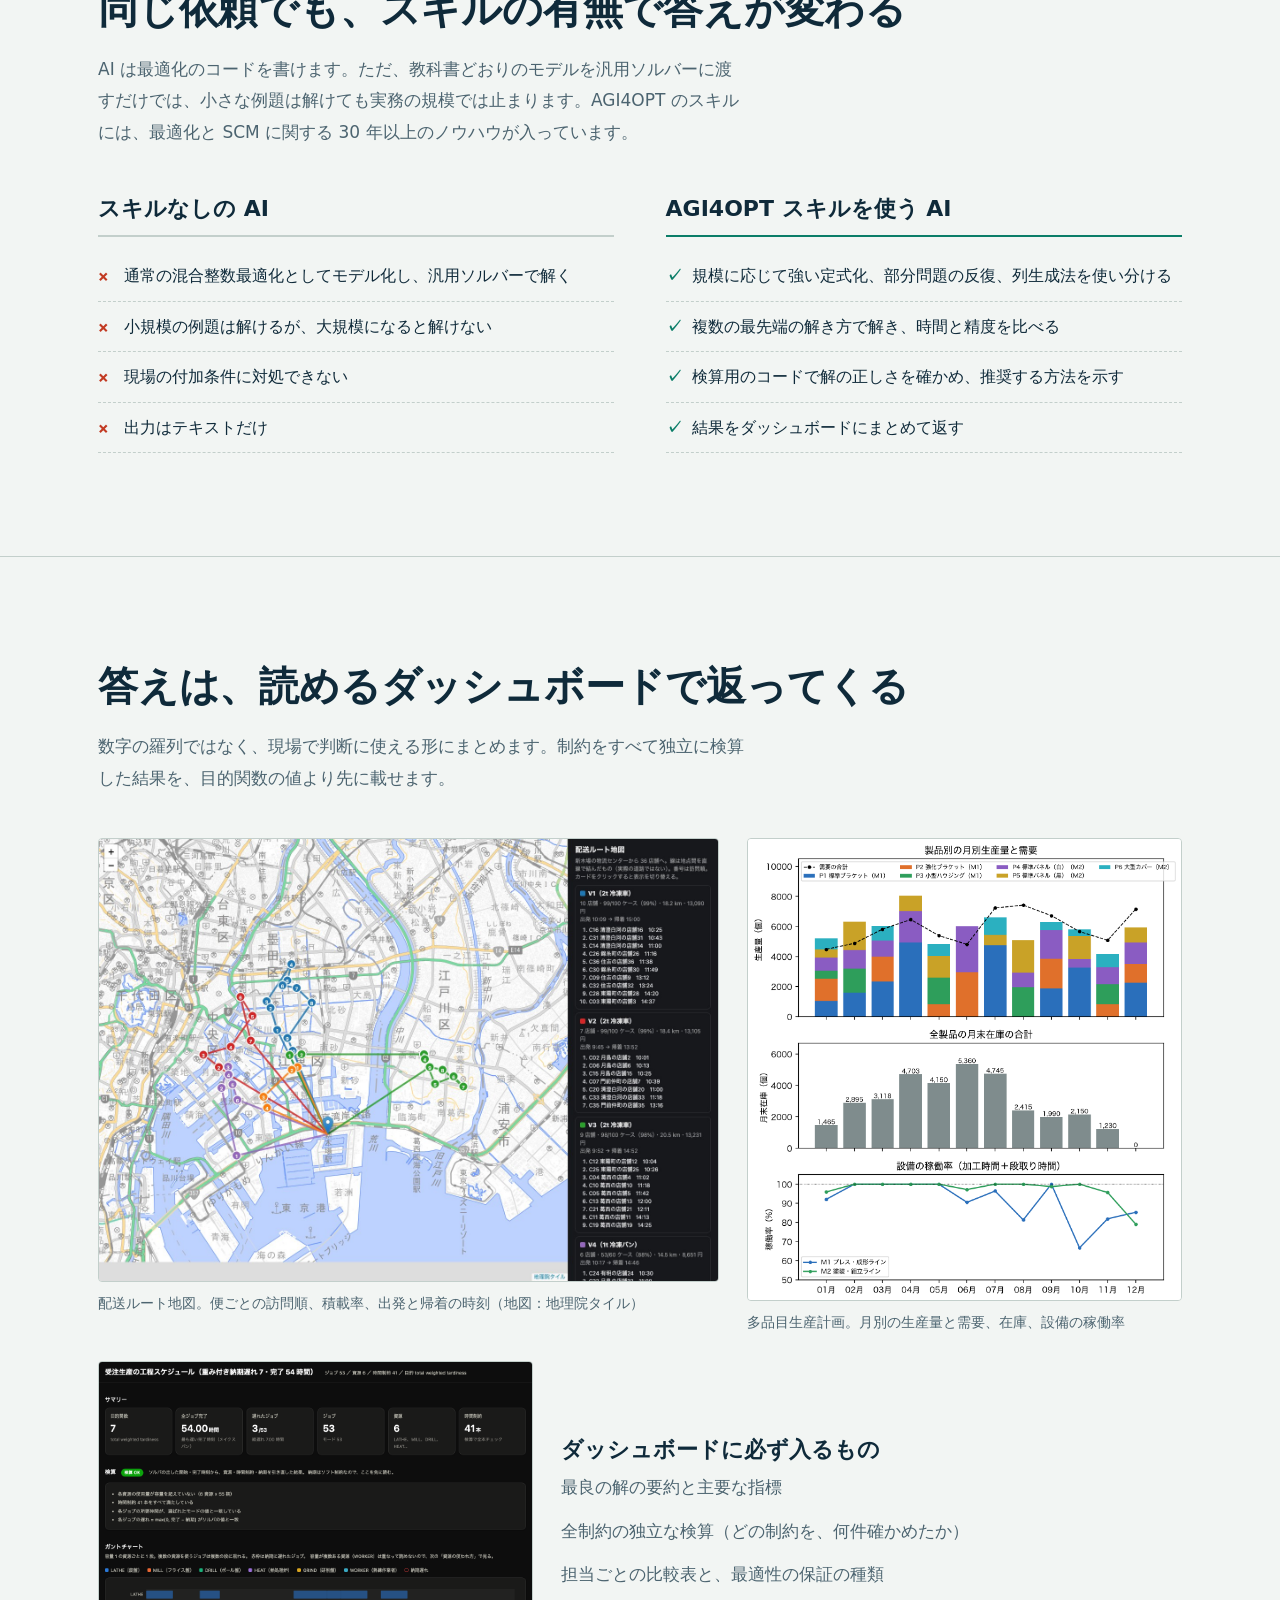
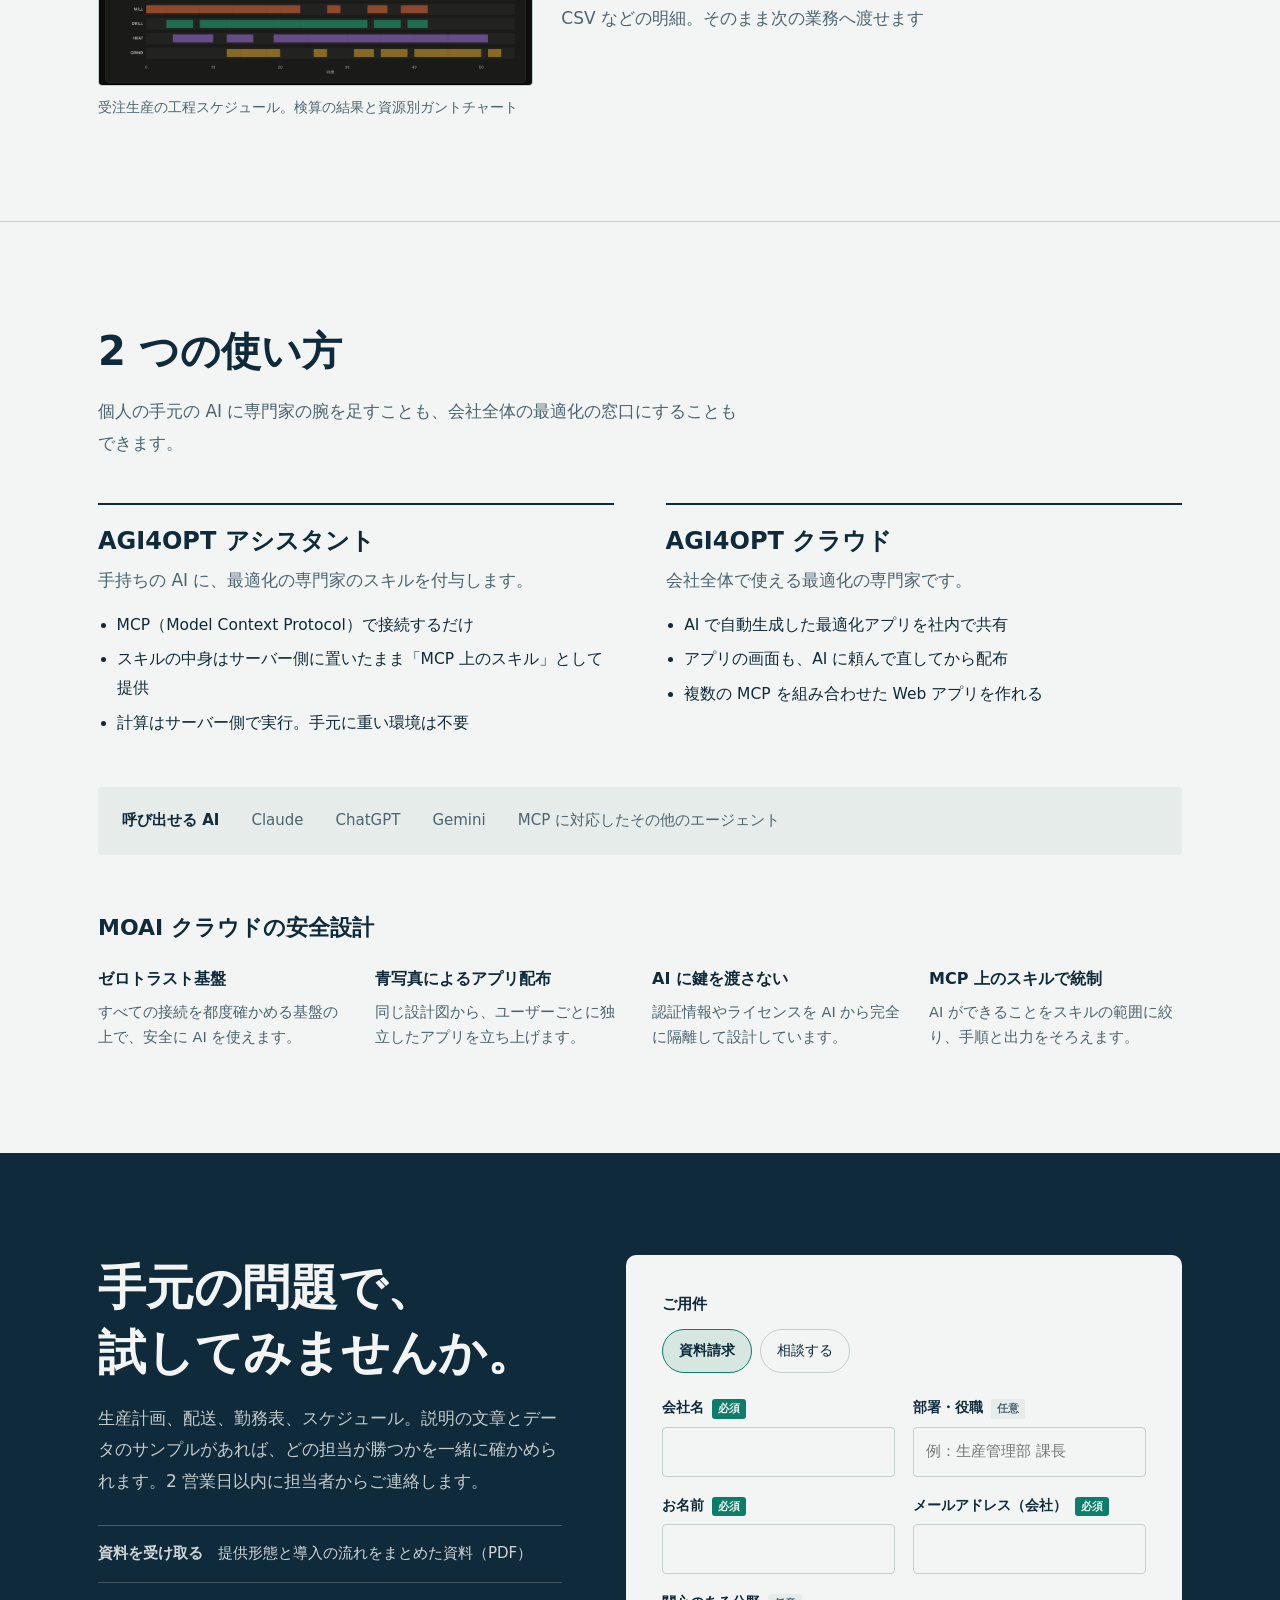
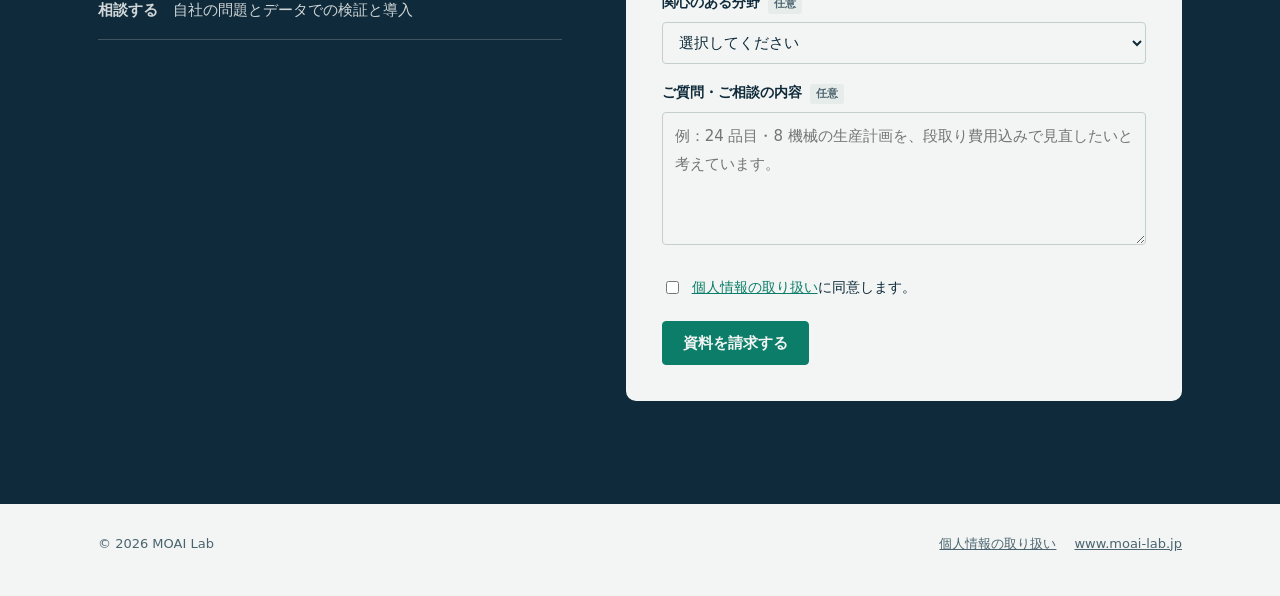
<file: agi4opt/index.html>
<!doctype html>
<html lang="ja">
<head>
<meta charset="utf-8">
<meta name="viewport" content="width=device-width, initial-scale=1">
<title>AGI4OPT | 最適化のための汎用人工知能</title>
<meta name="description" content="自然言語で問題を説明し、元データを渡すだけ。複数の専門ソルバーが並列に解き、共通の採点器で比べた最良の解を、検算とダッシュボードつきで返す Agentic AI。MOAI Lab。">
<link rel="icon" href="assets/moai-logo.png">
<link rel="canonical" href="https://agi.moai-lab.jp/agi4opt/">
<meta property="og:type" content="website">
<meta property="og:title" content="AGI4OPT | 最適化のための汎用人工知能">
<meta property="og:description" content="最適化の問題を、言葉とデータで渡すだけ。複数の専門ソルバーが並列に解き、最良の解を検算とダッシュボードつきで返す Agentic AI。">
<meta property="og:url" content="https://agi.moai-lab.jp/agi4opt/">
<meta property="og:image" content="https://agi.moai-lab.jp/agi4opt/assets/route-map.jpg">
<meta property="og:locale" content="ja_JP">
<meta property="og:site_name" content="MOAI AGI Suite">
<meta name="twitter:card" content="summary_large_image">
<link rel="preconnect" href="https://fonts.googleapis.com">
<link rel="preconnect" href="https://fonts.gstatic.com" crossorigin>
<link href="https://fonts.googleapis.com/css2?family=Archivo:wdth,wght@75..125,400..800&family=Zen+Kaku+Gothic+New:wght@400;500;700;900&display=swap" rel="stylesheet">
<style>
:root{
  --paper:#F2F5F3;
  --paper-2:#E6ECE9;
  --ink:#0F2A3A;
  --muted:#4C6470;
  --rule:#C3CFCB;
  --port:#C23A22;      /* 上界：赤ブイ */
  --starboard:#0B7D68; /* 下界：緑ブイ */
  --chart:#2C5A88;
  --on-ink:#F2F5F3;
  --code-bg:#E3EAE7;
  --logo-filter:none;
  --sans:"Zen Kaku Gothic New",system-ui,-apple-system,"Hiragino Sans",sans-serif;
  --num:"Archivo","Zen Kaku Gothic New",sans-serif;
  --gutter:clamp(16px,4vw,48px);
  --max:1180px;
}
@media (prefers-color-scheme:dark){
  :root:not([data-theme="light"]){
    --paper:#0C1E29; --paper-2:#132B39; --ink:#E4ECE8; --muted:#97AEB6; --rule:#29495A;
    --port:#F06A4E; --starboard:#3CC4A3; --chart:#7FAEDC; --on-ink:#0C1E29; --code-bg:#132B39;
    --logo-filter:invert(1);
  }
}
:root[data-theme="dark"]{
  --paper:#0C1E29; --paper-2:#132B39; --ink:#E4ECE8; --muted:#97AEB6; --rule:#29495A;
  --port:#F06A4E; --starboard:#3CC4A3; --chart:#7FAEDC; --on-ink:#0C1E29; --code-bg:#132B39;
  --logo-filter:invert(1);
}
*{box-sizing:border-box}
html{scroll-behavior:smooth;scroll-padding-top:72px}
@media (prefers-reduced-motion:reduce){html{scroll-behavior:auto}}
body{margin:0;background:var(--paper);color:var(--ink);font-family:var(--sans);font-size:17px;line-height:1.85;font-feature-settings:"palt" 1;-webkit-font-smoothing:antialiased;overflow-x:hidden}
img{max-width:100%;display:block}
a{color:inherit}
a:focus-visible,button:focus-visible{outline:3px solid var(--chart);outline-offset:3px;border-radius:2px}
.wrap{max-width:var(--max);margin:0 auto;padding:0 var(--gutter)}
.num{font-family:var(--num);font-variant-numeric:tabular-nums;font-stretch:90%}

/* header */
.site-head{position:sticky;top:0;z-index:10;background:color-mix(in srgb,var(--paper) 92%,transparent);backdrop-filter:blur(8px);border-bottom:1px solid var(--rule)}
.site-head .wrap{display:flex;align-items:center;gap:24px;height:64px}
.brand{display:flex;align-items:center;gap:10px;text-decoration:none;font-family:var(--num);font-weight:800;font-size:20px;letter-spacing:.01em;font-stretch:110%}
.brand img{width:30px;height:auto;filter:var(--logo-filter)}
.brand small{font-family:var(--sans);font-weight:500;font-size:12px;color:var(--muted);letter-spacing:0;font-stretch:100%}
.site-head nav{margin-left:auto;display:flex;gap:22px;font-size:14px}
.site-head nav a{text-decoration:none;color:var(--muted)}
.site-head nav a:hover{color:var(--ink)}
.btn{display:inline-flex;align-items:center;justify-content:center;min-height:44px;padding:0 20px;border-radius:4px;background:var(--ink);color:var(--on-ink);text-decoration:none;font-weight:700;font-size:15px;border:1.5px solid var(--ink)}
.btn:hover{background:transparent;color:var(--ink)}
.btn.ghost{background:transparent;color:var(--ink)}
.btn.ghost:hover{background:var(--ink);color:var(--on-ink)}
.site-head .btn{min-height:38px;padding:0 16px;font-size:14px}
@media (max-width:860px){.site-head nav{display:none}.site-head .btn{margin-left:auto}}

/* hero */
.hero{padding:clamp(40px,7vw,88px) 0 clamp(48px,7vw,96px)}
.hero .wrap{display:grid;grid-template-columns:minmax(0,5fr) minmax(0,6fr);gap:clamp(28px,5vw,72px);align-items:start}
.hero h1{margin:0;font-weight:900;font-size:clamp(32px,4.3vw,54px);line-height:1.25;letter-spacing:-.01em}
.hero h1 .ln{display:block;white-space:nowrap}
.hero h1 .wordmark{display:block;font-family:var(--num);font-weight:800;font-stretch:118%;font-size:.62em;letter-spacing:.01em;color:var(--muted);margin-bottom:.35em}
.hero .lead{font-size:clamp(17px,1.6vw,19px);color:var(--muted);max-width:30em;margin:28px 0 32px}
.hero .actions{display:flex;flex-wrap:wrap;gap:12px}
.prompt{margin:0 0 18px;padding:14px 18px;border-left:3px solid var(--ink);background:var(--paper-2);font-size:15px;line-height:1.7}
.prompt span{display:block;font-size:12px;color:var(--muted)}
.chart-box{border-top:2px solid var(--ink);padding-top:14px}
.chart-head{display:flex;justify-content:space-between;align-items:baseline;gap:16px;flex-wrap:wrap}
.chart-head p{margin:0;font-size:13px;color:var(--muted);line-height:1.6}
.gap{font-family:var(--num);font-weight:800;font-stretch:85%;font-size:clamp(40px,5vw,60px);line-height:1;font-variant-numeric:tabular-nums}
.gap small{font-family:var(--sans);font-size:13px;font-weight:500;color:var(--muted);margin-left:6px}
#bound-chart{width:100%;height:auto;display:block;margin-top:8px;overflow:visible}
#bound-chart text{font-family:var(--num);font-size:11px;fill:var(--muted)}
#bound-chart .lbl{font-family:var(--sans);font-size:12px;font-weight:700}
.legend{display:flex;flex-wrap:wrap;gap:18px;font-size:13px;color:var(--muted);margin-top:6px}
.legend i{display:inline-block;width:18px;height:3px;vertical-align:middle;margin-right:6px}
.chart-note{font-size:12px;color:var(--muted);margin:10px 0 0;line-height:1.6}
@media (max-width:900px){.hero .wrap{grid-template-columns:1fr}}

/* sections */
section{padding:clamp(56px,8vw,104px) 0;border-top:1px solid var(--rule)}
h2{font-size:clamp(26px,3.3vw,40px);line-height:1.35;font-weight:900;margin:0 0 18px;letter-spacing:-.005em}
h3{font-size:19px;line-height:1.5;margin:0 0 6px;font-weight:700}
.intro{max-width:38em;color:var(--muted);margin:0 0 44px}

/* flow */
.flow{list-style:none;margin:0;padding:0;display:grid;grid-template-columns:repeat(4,minmax(0,1fr));gap:0;counter-reset:s}
.flow li{position:relative;padding:22px 24px 4px 0;border-top:2px solid var(--ink);counter-increment:s}
.flow li::before{content:counter(s);font-family:var(--num);font-weight:800;font-size:44px;line-height:1;display:block;margin-bottom:14px;font-stretch:85%}
.flow p{margin:0;color:var(--muted);font-size:15px;line-height:1.75}
@media (max-width:860px){.flow{grid-template-columns:1fr 1fr;row-gap:28px}}
@media (max-width:520px){.flow{grid-template-columns:1fr}}

/* compare */
.versus{display:grid;grid-template-columns:minmax(0,1fr) minmax(0,1fr);gap:clamp(24px,4vw,56px)}
.versus .col h3{font-size:22px;padding-bottom:10px;border-bottom:2px solid var(--rule)}
.versus .col.on h3{border-color:var(--starboard)}
.versus ul{list-style:none;padding:0;margin:14px 0 0}
.versus li{padding:10px 0 10px 26px;position:relative;border-bottom:1px dashed var(--rule);font-size:16px}
.versus li::before{position:absolute;left:0;top:10px;font-weight:900;font-family:var(--num)}
.versus .off li::before{content:"×";color:var(--port)}
.versus .on li::before{content:"✓";color:var(--starboard)}
@media (max-width:760px){.versus{grid-template-columns:1fr}}

/* gallery */
.gallery{display:grid;grid-template-columns:repeat(12,minmax(0,1fr));gap:clamp(16px,2.4vw,28px);margin-top:8px}
.gallery figure{margin:0}
.gallery img{border:1px solid var(--rule);border-radius:4px;width:100%;height:auto;background:#fff}
.gallery figcaption{font-size:14px;color:var(--muted);margin-top:10px;line-height:1.6}
.gallery .g1{grid-column:span 7}
.gallery .g2{grid-column:span 5}
.gallery .g3{grid-column:span 5}
.gallery .g4{grid-column:span 7;align-self:center}
.gallery .g4 h3{font-size:22px}
.gallery .g4 p{color:var(--muted);margin:0 0 12px}
@media (max-width:860px){.gallery .g1,.gallery .g2,.gallery .g3,.gallery .g4{grid-column:1/-1}}

/* offering */
.offer{display:grid;grid-template-columns:1fr 1fr;gap:clamp(24px,4vw,56px)}
.offer article{padding-top:18px;border-top:2px solid var(--ink)}
.offer h3{font-size:24px;font-weight:900}
.offer .sub{color:var(--muted);margin:0 0 14px}
.offer ul{margin:0;padding-left:1.2em;font-size:15.5px}
.offer li{margin-bottom:6px}
.clients{margin-top:44px;padding:20px 24px;background:var(--paper-2);border-radius:4px;display:flex;flex-wrap:wrap;gap:12px 32px;align-items:baseline}
.clients strong{font-size:15px}
.clients span{color:var(--muted);font-size:15px}
.secure{margin-top:56px}
.secure dl{display:grid;grid-template-columns:repeat(4,minmax(0,1fr));gap:24px;margin:20px 0 0}
.secure dt{font-weight:700;font-size:16px;margin-bottom:6px}
.secure dd{margin:0;color:var(--muted);font-size:14.5px;line-height:1.75}
@media (max-width:860px){.offer{grid-template-columns:1fr}.secure dl{grid-template-columns:1fr 1fr}}
@media (max-width:520px){.secure dl{grid-template-columns:1fr}}

/* cta */
.cta{background:var(--ink);color:var(--on-ink);border-top:0}
.cta h2{font-size:clamp(28px,4vw,48px);word-break:auto-phrase}
.cta p{max-width:34em;opacity:.8;margin:0 0 28px}
.cta .btn{background:var(--on-ink);color:var(--ink);border-color:var(--on-ink)}
.cta .btn:hover{background:transparent;color:var(--on-ink)}
.cta .btn.ghost{background:transparent;color:var(--on-ink)}
.cta .btn.ghost:hover{background:var(--on-ink);color:var(--ink)}
.cta .actions{display:flex;flex-wrap:wrap;gap:12px}
/* contact form（agi4scm と同じ項目・同じ送信の決まり） */
.cta-grid{display:grid;grid-template-columns:minmax(0,5fr) minmax(0,6fr);gap:clamp(32px,5vw,72px);align-items:start}
@media (max-width:960px){.cta-grid{grid-template-columns:minmax(0,1fr)}}
.cta-list{list-style:none;margin:0;padding:0;border-top:1px solid color-mix(in srgb,var(--on-ink) 25%,transparent)}
.cta-list li{padding:14px 0;border-bottom:1px solid color-mix(in srgb,var(--on-ink) 25%,transparent);font-size:15px;opacity:.85}
.cta-list b{opacity:1}
.form-card{--f-line:var(--rule);--f-accent:var(--starboard);background:var(--paper);color:var(--ink);border-radius:10px;padding:clamp(22px,3vw,36px)}
.form-card p{opacity:1;max-width:none;margin:0}
.form-card a{color:var(--f-accent)}
.form-type{border:0;margin:0 0 22px;padding:0;display:flex;flex-wrap:wrap;gap:8px}
.form-type legend{font-weight:700;margin-bottom:10px;padding:0;font-size:15px}
.form-type label{position:relative;cursor:pointer}
.form-type input{position:absolute;opacity:0;inset:0;margin:0;cursor:pointer}
.form-type span{display:inline-block;padding:8px 16px;border:1.5px solid var(--f-line);border-radius:999px;font-size:14px}
.form-type input:checked+span{border-color:var(--f-accent);background:color-mix(in srgb,var(--f-accent) 12%,var(--paper));font-weight:700}
.form-type input:focus-visible+span{outline:3px solid var(--signal,#F0B429);outline-offset:2px}
.fields{display:grid;grid-template-columns:repeat(2,minmax(0,1fr));gap:16px 18px}
@media (max-width:640px){.fields{grid-template-columns:minmax(0,1fr)}}
.field.full{grid-column:1/-1}
.field label{display:flex;gap:8px;align-items:baseline;font-size:14px;font-weight:700;margin-bottom:6px}
.field .req,.field .opt{font-size:11px;font-weight:700;padding:1px 6px;border-radius:3px;line-height:1.6}
.field .req{background:var(--f-accent);color:var(--paper)}
.field .opt{background:var(--paper-2);color:var(--muted)}
.field input,.field select,.field textarea{width:100%;font:inherit;font-size:15px;color:var(--ink);border:1.5px solid var(--f-line);border-radius:4px;padding:10px 12px;background:var(--paper)}
.field input:focus,.field select:focus,.field textarea:focus{border-color:var(--f-accent);outline:none;box-shadow:0 0 0 3px color-mix(in srgb,var(--f-accent) 22%,transparent)}
.field [aria-invalid="true"]{border-color:#c0392b}
.hp{position:absolute;left:-9999px;width:1px;height:1px;overflow:hidden}
.consent{display:flex;gap:10px;align-items:flex-start;margin:20px 0;font-size:14px}
.consent input{margin-top:.4em}
.form-actions{display:flex;flex-wrap:wrap;align-items:center;gap:14px}
.form-card .btn{background:var(--f-accent);color:var(--paper);border-color:var(--f-accent)}
.form-card .btn:hover{background:transparent;color:var(--f-accent)}
.form-card .btn:disabled{opacity:.6;cursor:progress}
.form-status{font-size:14px;color:var(--muted)}
.form-status.error{color:#b42318}
.thanks{display:none}
.form-card.done form{display:none}
.form-card.done .thanks{display:block}
.thanks h3{font-size:20px;margin-bottom:8px}

footer{padding:28px 0 40px;font-size:13px;color:var(--muted)}
footer .wrap{display:flex;flex-wrap:wrap;justify-content:space-between;gap:12px}
</style>
</head>
<body>

<header class="site-head">
  <div class="wrap">
    <a class="brand" href="#top" aria-label="AGI4OPT トップへ"><img src="assets/moai-logo.png" alt="">AGI4OPT <small>by MOAI Lab</small></a>
    <nav aria-label="ページ内">
      <a href="#how">しくみ</a>
      <a href="#offer">提供形態</a>
    </nav>
    <a class="btn" href="#contact-contact">相談する</a>
  </div>
</header>

<main id="top">
<section class="hero" style="border-top:0">
  <div class="wrap">
    <div>
      <h1><span class="wordmark">AGI4OPT</span><span class="ln">最適化の問題を、</span><span class="ln">言葉とデータで</span><span class="ln">渡すだけ。</span></h1>
      <p class="lead">AGI4OPT は最適化のための汎用人工知能です。自然言語で問題を説明し元データを添えると、性格の違う専門ソルバーが並列に解き、共通の採点器で比べた最良の解を、検算とダッシュボードをつけて返します。</p>
      <div class="actions">
        <a class="btn" href="#contact-contact">導入を相談する</a>
        <a class="btn ghost" href="#how">しくみを見る</a>
      </div>
    </div>

    <div>
      <p class="prompt"><span>依頼</span>段取り費用付きの多品目生産計画の問題を解いてください。データは添付したよ。</p>
      <figure class="chart-box" style="margin:0">
        <div class="chart-head">
          <p>24 品目 × 8 機械 × 36 か月、0-1 変数 864 個<br>最良の計画の費用と、それ以上安くできない限界との差</p>
          <div class="gap" aria-live="off"><span id="gap-value">28.6</span>%<small>差</small></div>
        </div>
        <svg id="bound-chart" viewBox="0 0 600 320" role="img" aria-labelledby="chart-title chart-desc">
          <title id="chart-title">上界と下界の収束</title>
          <desc id="chart-desc">60 秒の探索で、見つかった最良の計画の費用（上界）は 6,081 万円から 4,495 万円へ下がり、これより安い計画はないという限界（下界）は 4,340 万円から 4,458 万円へ上がった。差は 28.6% から 0.81% に縮んだ。</desc>
        </svg>
        <div class="legend"><span><i style="background:var(--port)"></i>上界：見つかった最良の計画の費用</span><span><i style="background:var(--starboard)"></i>下界：これより安い計画はないという限界</span></div>
        <figcaption class="chart-note">AGI4OPT の実行記録（2026 年 11 月 6 日）の探索ログをそのまま描画。縦軸は費用（百万円）、横軸は経過秒（平方根目盛り）。</figcaption>
      </figure>
    </div>
  </div>
</section>

<section id="how">
  <div class="wrap">
    <h2>依頼から答えまで、統括役の AI が段取りする</h2>
    <p class="intro">お手元の AI（Claude・ChatGPT・Gemini など）が統括役になり、最適化の専門家が普段やっている手順をそのまま踏みます。問題の種類が分からなくても始められます。</p>
    <ol class="flow">
      <li><h3>問題を仕様にする</h3><p>文章とデータから、守るべき制約と良し悪しの基準を書き出し、どの解も同じ物差しで測れる採点器を作ります。</p></li>
      <li><h3>担当を選び、並列に解く</h3><p>問題の型と規模から向いている担当を選び、同時に解かせます。選んだ理由と省いた理由も記録します。</p></li>
      <li><h3>共通の採点器で比べる</h3><p>担当の自己申告ではなく、採点器で採点し直した値だけで順位をつけます。制約を破った解は選びません。</p></li>
      <li><h3>最良の解と保証を返す</h3><p>最適性を証明できたか、限界との差は何 % か、保証はないのかを明記し、検算済みのダッシュボードを添えます。</p></li>
    </ol>
  </div>
</section>

<section id="compare">
  <div class="wrap">
    <h2>同じ依頼でも、スキルの有無で答えが変わる</h2>
    <p class="intro">AI は最適化のコードを書けます。ただ、教科書どおりのモデルを汎用ソルバーに渡すだけでは、小さな例題は解けても実務の規模では止まります。AGI4OPT のスキルには、最適化と SCM に関する 30 年以上のノウハウが入っています。</p>
    <div class="versus">
      <div class="col off">
        <h3>スキルなしの AI</h3>
        <ul>
          <li>通常の混合整数最適化としてモデル化し、汎用ソルバーで解く</li>
          <li>小規模の例題は解けるが、大規模になると解けない</li>
          <li>現場の付加条件に対処できない</li>
          <li>出力はテキストだけ</li>
        </ul>
      </div>
      <div class="col on">
        <h3>AGI4OPT スキルを使う AI</h3>
        <ul>
          <li>規模に応じて強い定式化、部分問題の反復、列生成法を使い分ける</li>
          <li>複数の最先端の解き方で解き、時間と精度を比べる</li>
          <li>検算用のコードで解の正しさを確かめ、推奨する方法を示す</li>
          <li>結果をダッシュボードにまとめて返す</li>
        </ul>
      </div>
    </div>

  </div>
</section>

<section id="dashboards">
  <div class="wrap">
    <h2>答えは、読めるダッシュボードで返ってくる</h2>
    <p class="intro">数字の羅列ではなく、現場で判断に使える形にまとめます。制約をすべて独立に検算した結果を、目的関数の値より先に載せます。</p>
    <div class="gallery">
      <figure class="g1"><img src="assets/route-map.jpg" alt="新木場の物流センターから東京東部の店舗へ向かう 5 便の配送ルートを色分けした地図と、便ごとの訪問順・時刻の一覧" loading="lazy" width="1400" height="1000"><figcaption>配送ルート地図。便ごとの訪問順、積載率、出発と帰着の時刻（地図：地理院タイル）</figcaption></figure>
      <figure class="g2"><img src="assets/production-plan.png" alt="6 製品の月別生産量と需要、月末在庫、2 ラインの稼働率を示すグラフ" loading="lazy" width="1379" height="1466"><figcaption>多品目生産計画。月別の生産量と需要、在庫、設備の稼働率</figcaption></figure>
      <figure class="g3"><img src="assets/dashboard-schedule.png" alt="53 ジョブ・6 資源の工程スケジュールのサマリー、検算結果、資源別ガントチャート" loading="lazy" width="1180" height="880"><figcaption>受注生産の工程スケジュール。検算の結果と資源別ガントチャート</figcaption></figure>
      <div class="g4">
        <h3>ダッシュボードに必ず入るもの</h3>
        <p>最良の解の要約と主要な指標</p>
        <p>全制約の独立な検算（どの制約を、何件確かめたか）</p>
        <p>担当ごとの比較表と、最適性の保証の種類</p>
        <p>CSV などの明細。そのまま次の業務へ渡せます</p>
      </div>
    </div>
  </div>
</section>

<section id="offer">
  <div class="wrap">
    <h2>2 つの使い方</h2>
    <p class="intro">個人の手元の AI に専門家の腕を足すことも、会社全体の最適化の窓口にすることもできます。</p>
    <div class="offer">
      <article>
        <h3>AGI4OPT アシスタント</h3>
        <p class="sub">手持ちの AI に、最適化の専門家のスキルを付与します。</p>
        <ul>
          <li>MCP（Model Context Protocol）で接続するだけ</li>
          <li>スキルの中身はサーバー側に置いたまま「MCP 上のスキル」として提供</li>
          <li>計算はサーバー側で実行。手元に重い環境は不要</li>
        </ul>
      </article>
      <article>
        <h3>AGI4OPT クラウド</h3>
        <p class="sub">会社全体で使える最適化の専門家です。</p>
        <ul>
          <li>AI で自動生成した最適化アプリを社内で共有</li>
          <li>アプリの画面も、AI に頼んで直してから配布</li>
          <li>複数の MCP を組み合わせた Web アプリを作れる</li>
        </ul>
      </article>
    </div>
    <div class="clients"><strong>呼び出せる AI</strong><span>Claude</span><span>ChatGPT</span><span>Gemini</span><span>MCP に対応したその他のエージェント</span></div>

    <div class="secure">
      <h3 style="font-size:22px">MOAI クラウドの安全設計</h3>
      <dl>
        <div><dt>ゼロトラスト基盤</dt><dd>すべての接続を都度確かめる基盤の上で、安全に AI を使えます。</dd></div>
        <div><dt>青写真によるアプリ配布</dt><dd>同じ設計図から、ユーザーごとに独立したアプリを立ち上げます。</dd></div>
        <div><dt>AI に鍵を渡さない</dt><dd>認証情報やライセンスを AI から完全に隔離して設計しています。</dd></div>
        <div><dt>MCP 上のスキルで統制</dt><dd>AI ができることをスキルの範囲に絞り、手順と出力をそろえます。</dd></div>
      </dl>
    </div>
  </div>
</section>

<section class="cta" id="contact" aria-labelledby="contact-title">
  <div class="wrap cta-grid">
    <div class="cta-copy">
      <h2 id="contact-title">手元の問題で、試してみませんか。</h2>
      <p>生産計画、配送、勤務表、スケジュール。説明の文章とデータのサンプルがあれば、どの担当が勝つかを一緒に確かめられます。2 営業日以内に担当者からご連絡します。</p>
      <ul class="cta-list">
        <li><b>資料を受け取る</b>　提供形態と導入の流れをまとめた資料（PDF）</li>
        <li><b>相談する</b>　自社の問題とデータでの検証と導入</li>
      </ul>
    </div>

    <div class="form-card" id="form-card">
      <!--
        送信先: data-endpoint に、agi4scm/form-backend/Code.gs を配備したウェブアプリの URL（https://script.google.com/macros/s/…/exec）を入れる。
        3 ページ（suite・agi4opt・agi4scm）で同じ受け口を使う。隠し欄 page で、どのページから来たかを区別する。
        空のままだと、sales@moai-lab.jp へメールで問い合わせるよう案内する。
      -->
      <form id="lead-form" data-endpoint="" novalidate>
        <fieldset class="form-type">
          <legend>ご用件</legend>
          <label><input type="radio" name="inquiry_type" value="document" checked><span>資料請求</span></label>
          <label><input type="radio" name="inquiry_type" value="contact"><span>相談する</span></label>
        </fieldset>

        <div class="fields">
          <div class="field">
            <label for="f-company">会社名<span class="req">必須</span></label>
            <input id="f-company" name="company" type="text" autocomplete="organization" required>
          </div>
          <div class="field">
            <label for="f-dept">部署・役職<span class="opt">任意</span></label>
            <input id="f-dept" name="department" type="text" autocomplete="organization-title" placeholder="例：生産管理部 課長">
          </div>
          <div class="field">
            <label for="f-name">お名前<span class="req">必須</span></label>
            <input id="f-name" name="name" type="text" autocomplete="name" required>
          </div>
          <div class="field">
            <label for="f-email">メールアドレス（会社）<span class="req">必須</span></label>
            <input id="f-email" name="email" type="email" autocomplete="email" inputmode="email" required>
          </div>
          <div class="field full">
            <label for="f-area">関心のある分野<span class="opt">任意</span></label>
            <select id="f-area" name="area">
              <option value="">選択してください</option>
              <option>生産計画・ロットサイズ</option>
              <option>配送ルート</option>
              <option>勤務表</option>
              <option>工程スケジュール</option>
              <option>その他の最適化問題</option>
              <option>まだ決めていない</option>
            </select>
          </div>
          <div class="field full">
            <label for="f-message">ご質問・ご相談の内容<span class="opt">任意</span></label>
            <textarea id="f-message" name="message" rows="4" placeholder="例：24 品目・8 機械の生産計画を、段取り費用込みで見直したいと考えています。"></textarea>
          </div>
        </div>

        <div class="hp" aria-hidden="true">
          <label for="f-website">ウェブサイト</label>
          <input id="f-website" name="website" type="text" tabindex="-1" autocomplete="off">
        </div>
        <input type="hidden" name="page" value="agi4opt">
        <input type="hidden" name="utm" value="">

        <label class="consent">
          <input type="checkbox" name="consent" value="yes" required>
          <span><a href="privacy.html" target="_blank" rel="noopener">個人情報の取り扱い</a>に同意します。</span>
        </label>

        <div class="form-actions">
          <button class="btn" type="submit" id="submit-btn">資料を請求する</button>
          <p class="form-status" id="form-status" role="status" aria-live="polite"></p>
        </div>
      </form>

      <div class="thanks" tabindex="-1" id="thanks">
        <h3>送信しました。</h3>
        <p>2 営業日以内に、ご入力のメールアドレスへご連絡します。</p>
      </div>
    </div>
  </div>
</section>
</main>

<footer>
  <div class="wrap">
    <span>© 2026 MOAI Lab</span>
    <span style="display:flex;flex-wrap:wrap;gap:18px"><a href="privacy.html">個人情報の取り扱い</a><a href="https://www.moai-lab.jp/" target="_blank" rel="noopener">www.moai-lab.jp</a></span>
  </div>
</footer>

<script>
(function(){
  // 実行記録 2026-11-06-lot-sizing-large の探索ログ：[秒, 下界, 上界]
  const D=[[0,43399000,60813000],[1,43981000,60597000],[2,44013000,58434000],[3,44013000,56525240],[4,44013000,53124260],[5,44013000,51976640],[6,44013000,48647350],[7,44028000,45402100],[8,44044000,45399860],[10,44098000,45374910],[11,44113000,45346250],[12,44158000,45250970],[15,44186000,45211820],[17,44193000,45208880],[19,44210000,45206050],[20,44220000,45164470],[25,44253000,45147670],[27,44289000,45123020],[28,44306000,45114010],[30,44335000,45064760],[32,44357000,45009820],[34,44387000,45002690],[35,44395000,44991640],[37,44417000,44984220],[40,44432000,44984000],[41,44452000,44983730],[42,44460000,44982590],[44,44471000,44975950],[45,44479000,44968640],[50,44525000,44969000],[53,44552000,44961420],[54,44558000,44960950],[55,44560000,44961000],[56,44570000,44955150],[58,44577000,44949160],[60.06,44583067,44949163]];
  const svg=document.getElementById('bound-chart'), NS='http://www.w3.org/2000/svg';
  const W=600,H=320,L=44,R=12,T=10,B=28,TMAX=60.06,YMIN=42,YMAX=62;
  const x=t=>L+Math.sqrt(t/TMAX)*(W-L-R);
  const y=v=>T+(YMAX-v/1e6)/(YMAX-YMIN)*(H-T-B);
  const el=(n,a)=>{const e=document.createElementNS(NS,n);for(const k in a)e.setAttribute(k,a[k]);svg.appendChild(e);return e};
  [44,48,52,56,60].forEach(v=>{el('line',{x1:L,x2:W-R,y1:y(v*1e6),y2:y(v*1e6),stroke:'var(--rule)','stroke-width':1});el('text',{x:L-8,y:y(v*1e6)+4,'text-anchor':'end'}).textContent=v;});
  [0,1,5,15,30,60].forEach(t=>{el('text',{x:x(t),y:H-8,'text-anchor':'middle'}).textContent=t+(t===60?' 秒':'');});
  const step=i=>{let d='M'+x(D[0][0])+','+y(D[0][i]);for(let k=1;k<D.length;k++){d+='H'+x(D[k][0]).toFixed(1)+'V'+y(D[k][i]).toFixed(1);}return d};
  const band=el('path',{d:step(2)+'V'+y(D[D.length-1][1])+[...D].reverse().map((p,k,a)=>'H'+x(p[0]).toFixed(1)+'V'+y(p[1]).toFixed(1)).join('')+'Z',fill:'var(--port)',opacity:0,'fill-opacity':.08});
  const ub=el('path',{d:step(2),fill:'none',stroke:'var(--port)','stroke-width':2.5,'stroke-linejoin':'round'});
  const lb=el('path',{d:step(1),fill:'none',stroke:'var(--starboard)','stroke-width':2.5,'stroke-linejoin':'round'});
  const last=D[D.length-1];
  const t1=el('text',{x:W-R,y:y(last[2])-10,'text-anchor':'end',class:'lbl',fill:'var(--port)',opacity:0});t1.textContent='4,495 万円';
  const t2=el('text',{x:W-R,y:y(last[1])+18,'text-anchor':'end',class:'lbl',fill:'var(--starboard)',opacity:0});t2.textContent='4,458 万円';
  const gapEl=document.getElementById('gap-value');
  const gapAt=t=>{let p=D[0];for(const q of D){if(q[0]<=t)p=q;else break}return (p[2]-p[1])/p[2]*100};
  const finish=()=>{gapEl.textContent='0.81';[t1,t2].forEach(e=>e.setAttribute('opacity',1));band.setAttribute('opacity',1)};
  const reduce=window.matchMedia('(prefers-reduced-motion: reduce)').matches;
  if(reduce){finish();return}
  [ub,lb].forEach(p=>{const len=p.getTotalLength();p.style.strokeDasharray=len;p.style.strokeDashoffset=len;p._len=len});
  const DUR=3200;let start=null;
  function frame(ts){
    if(start===null)start=ts;
    const f=Math.min(1,(ts-start)/DUR), ease=1-Math.pow(1-f,2);
    const tNow=Math.pow(ease,2)*TMAX; // 平方根目盛りに合わせて進む
    const xNow=x(tNow);
    [ub,lb].forEach(p=>{
      // xNow までの長さを二分探索
      let lo=0,hi=p._len;for(let i=0;i<22;i++){const m=(lo+hi)/2;if(p.getPointAtLength(m).x<xNow)lo=m;else hi=m}
      p.style.strokeDashoffset=p._len-(f>=1?p._len:hi);
    });
    gapEl.textContent=gapAt(tNow).toFixed(gapAt(tNow)<10?2:1);
    if(f<1)requestAnimationFrame(frame);else finish();
  }
  setTimeout(()=>requestAnimationFrame(frame),400);
})();

// お問い合わせフォーム（agi4scm/main.js と同じ決まり。受け口は agi4scm/form-backend/Code.gs）
(function () {
  "use strict";
  var form = document.getElementById("lead-form");
  if (!form) return;
  var statusEl = document.getElementById("form-status");
  var submitBtn = document.getElementById("submit-btn");
  var labels = { document: "資料を請求する", contact: "相談する" };

  var q = new URLSearchParams(location.search), utm = [];
  q.forEach(function (v, k) { if (k.indexOf("utm_") === 0) utm.push(k + "=" + v); });
  form.elements.utm.value = utm.join("&");

  // #contact-document / #contact-contact でご用件を選んだ状態にする（ページ内リンクでも）。
  function setType(t) {
    if (!labels[t]) return;
    form.querySelector('input[name="inquiry_type"][value="' + t + '"]').checked = true;
    submitBtn.textContent = labels[t];
  }
  form.addEventListener("change", function (e) { if (e.target.name === "inquiry_type") setType(e.target.value); });
  function fromHash() {
    var m = location.hash.match(/^#contact-(document|contact)$/);
    if (m) { setType(m[1]); document.getElementById("contact").scrollIntoView(); }
  }
  fromHash();
  window.addEventListener("hashchange", fromHash);

  form.addEventListener("submit", function (e) {
    e.preventDefault();
    statusEl.textContent = ""; statusEl.className = "form-status";
    var bad = null;
    ["company", "name", "email"].forEach(function (n) {
      var el = form.elements[n], v = el.value.trim();
      var ok = v !== "" && (n !== "email" || /^[^\s@]+@[^\s@]+\.[^\s@]+$/.test(v));
      el.setAttribute("aria-invalid", ok ? "false" : "true");
      if (!ok && !bad) bad = el;
    });
    if (bad) { statusEl.textContent = "会社名・お名前・メールアドレスを確かめてください。"; statusEl.className = "form-status error"; bad.focus(); return; }
    if (!form.elements.consent.checked) { statusEl.textContent = "個人情報の取り扱いへの同意が必要です。"; statusEl.className = "form-status error"; return; }
    if (form.elements.website.value) return; // bot

    var endpoint = form.getAttribute("data-endpoint");
    if (!endpoint) {
      statusEl.innerHTML = 'ただいまフォームから送信できません。お手数ですが <a href="mailto:sales@moai-lab.jp">sales@moai-lab.jp</a> へメールでお問い合わせください。';
      statusEl.className = "form-status error";
      return;
    }
    var messages = {
      invalid: "入力内容を確かめてください。",
      consent: "個人情報の取り扱いへの同意が必要です。",
      too_many: "続けて送信されました。1 分ほどおいてから、もう一度お試しください。"
    };
    submitBtn.disabled = true; statusEl.textContent = "送信しています…";
    fetch(endpoint, { method: "POST", body: new URLSearchParams(new FormData(form)) })
      .then(function (res) { if (!res.ok) throw new Error(res.status); return res.json(); })
      .then(function (data) {
        if (!data || !data.ok) {
          submitBtn.disabled = false;
          statusEl.textContent = (data && messages[data.error]) || "送信できませんでした。時間をおいてもう一度お試しください。";
          statusEl.className = "form-status error";
          return;
        }
        document.getElementById("form-card").classList.add("done");
        document.getElementById("thanks").focus();
      })
      .catch(function () {
        submitBtn.disabled = false;
        statusEl.innerHTML = '送信できませんでした。時間をおいてもう一度お試しいただくか、<a href="mailto:sales@moai-lab.jp">sales@moai-lab.jp</a> へメールでお問い合わせください。';
        statusEl.className = "form-status error";
      });
  });
})();
</script>
</body>
</html>
</file>
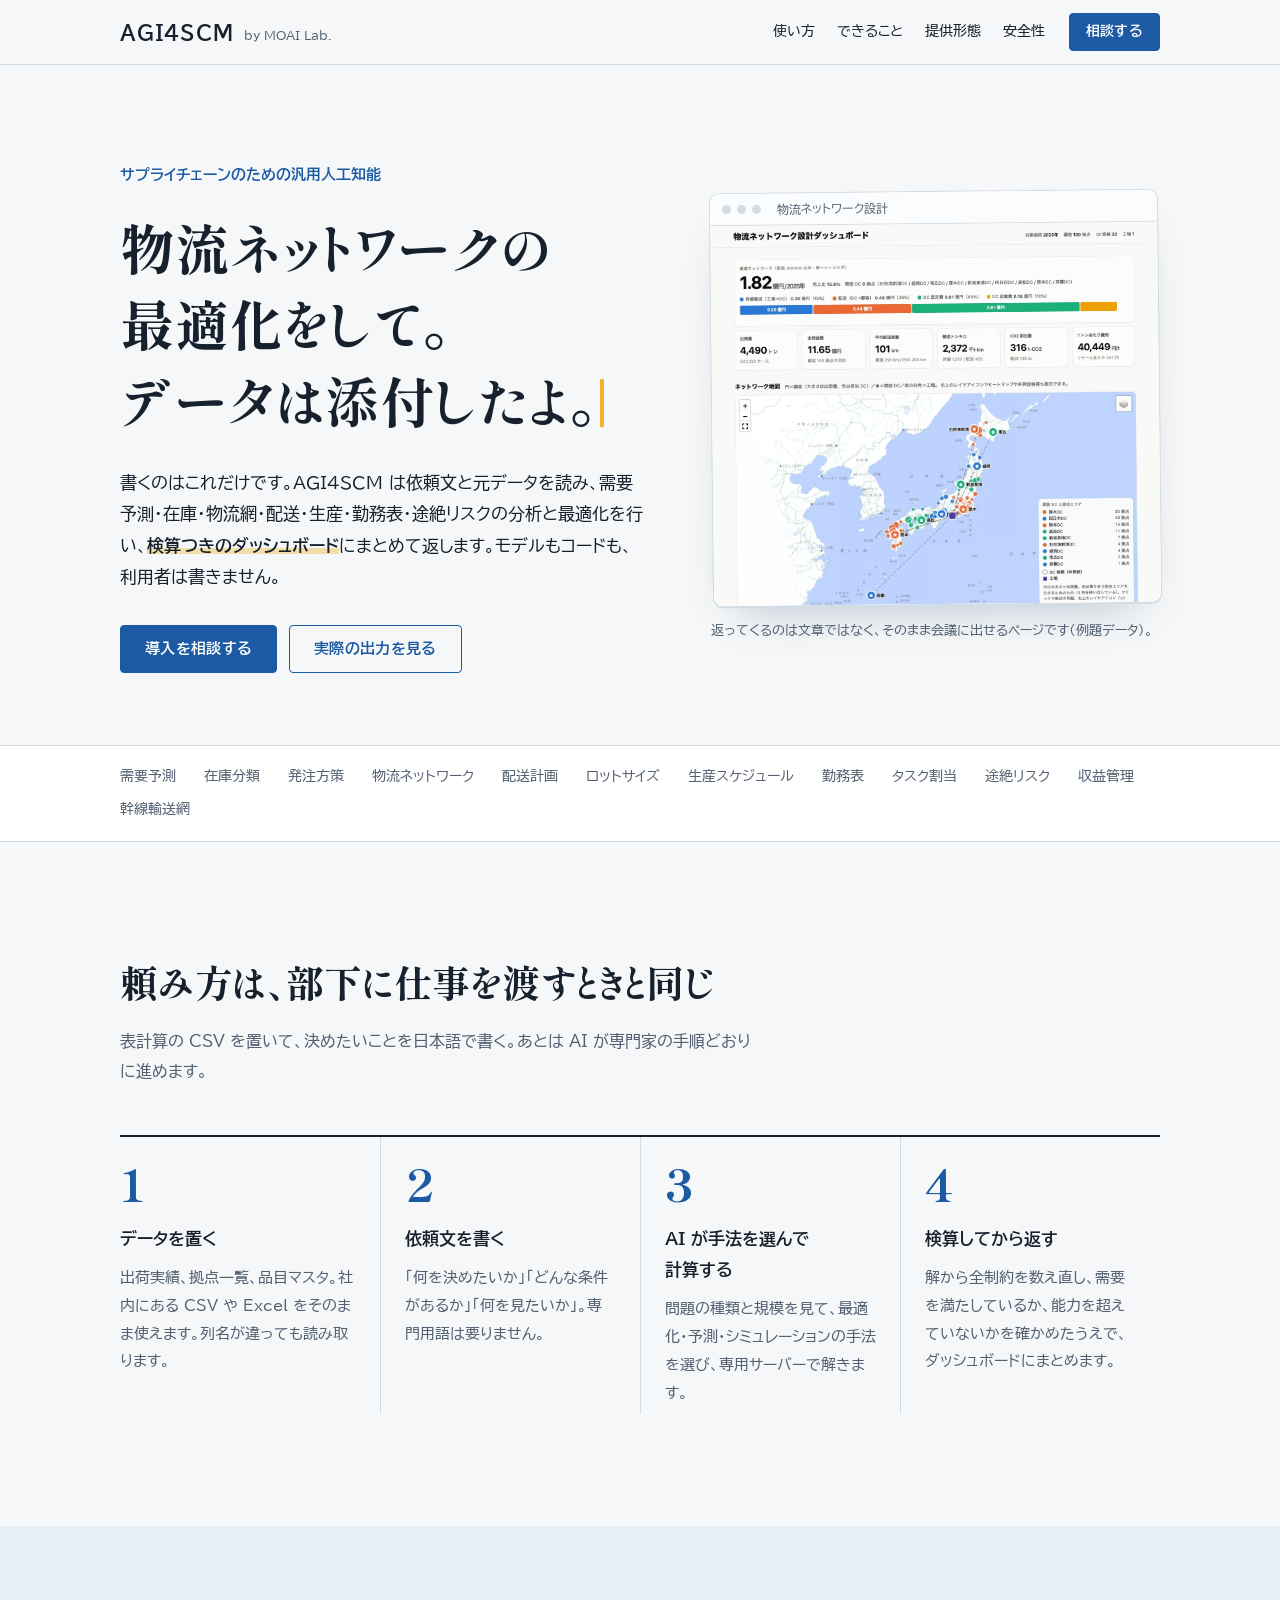
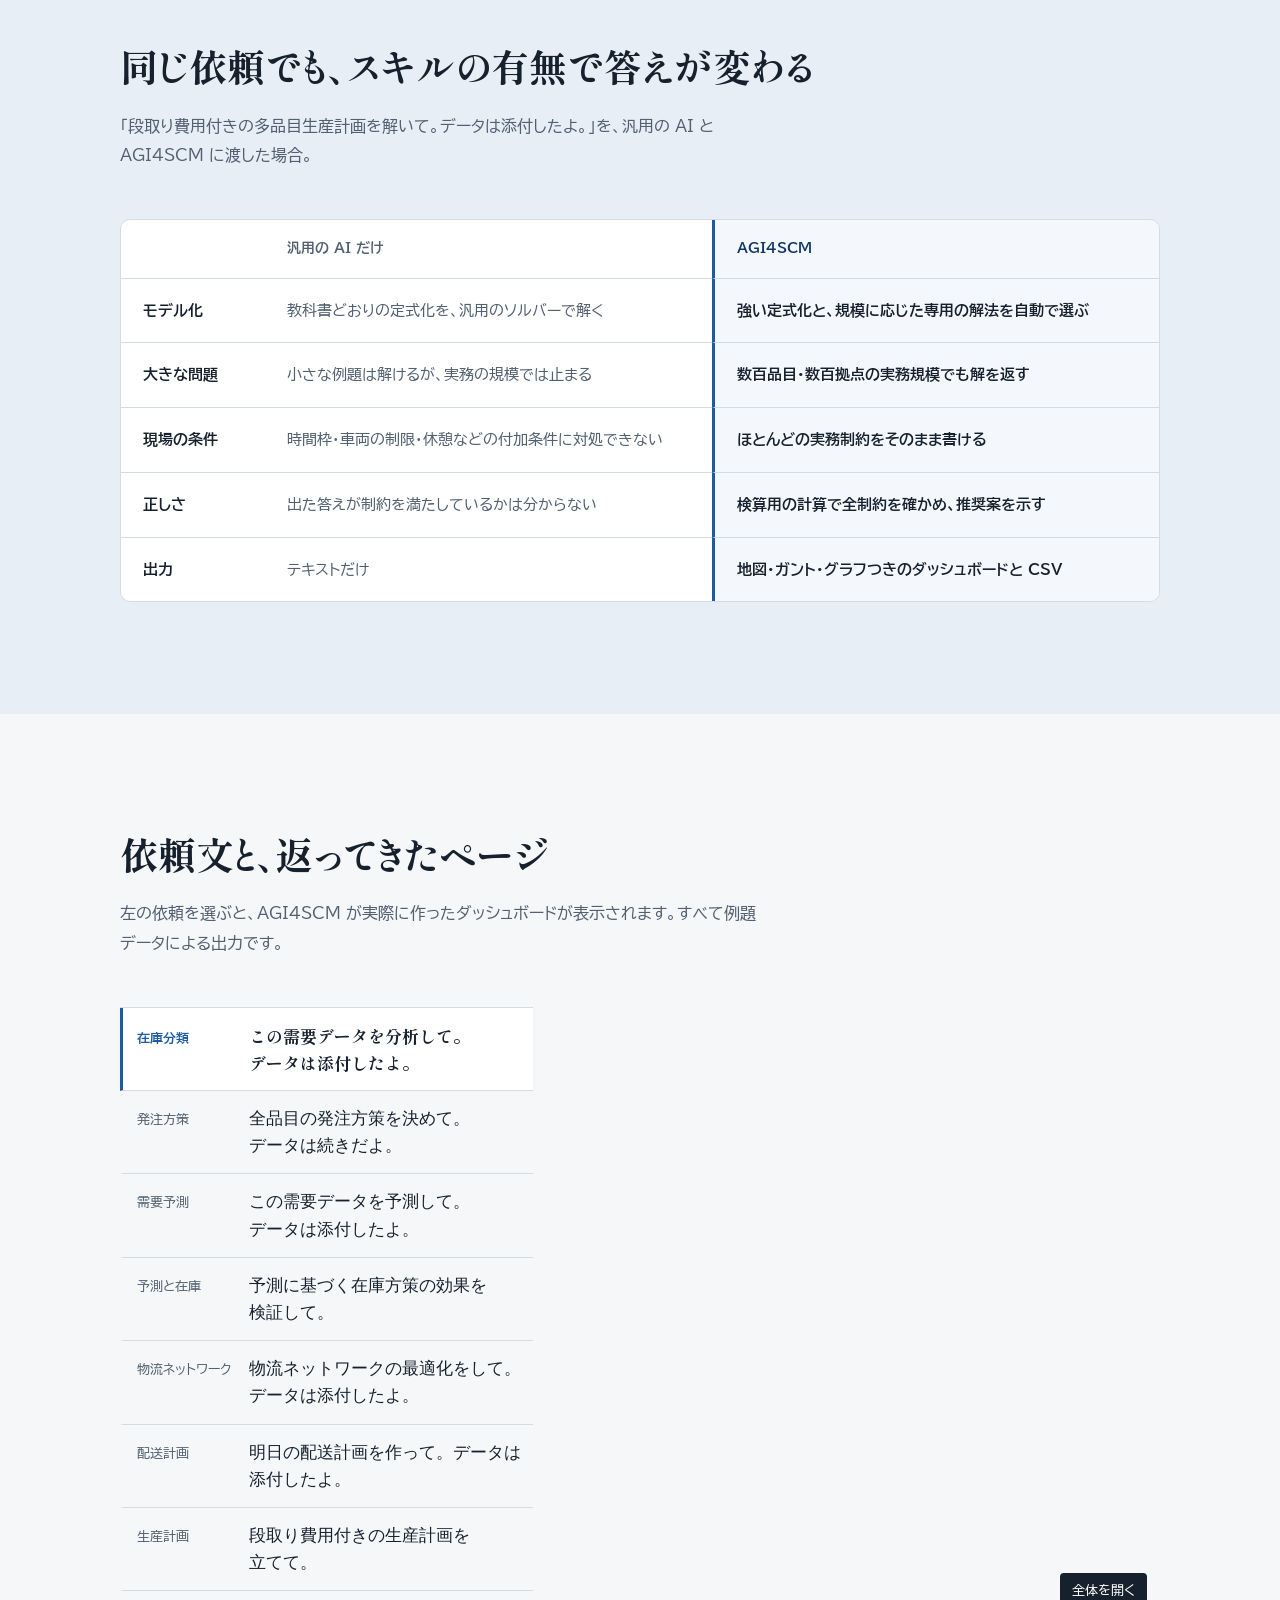
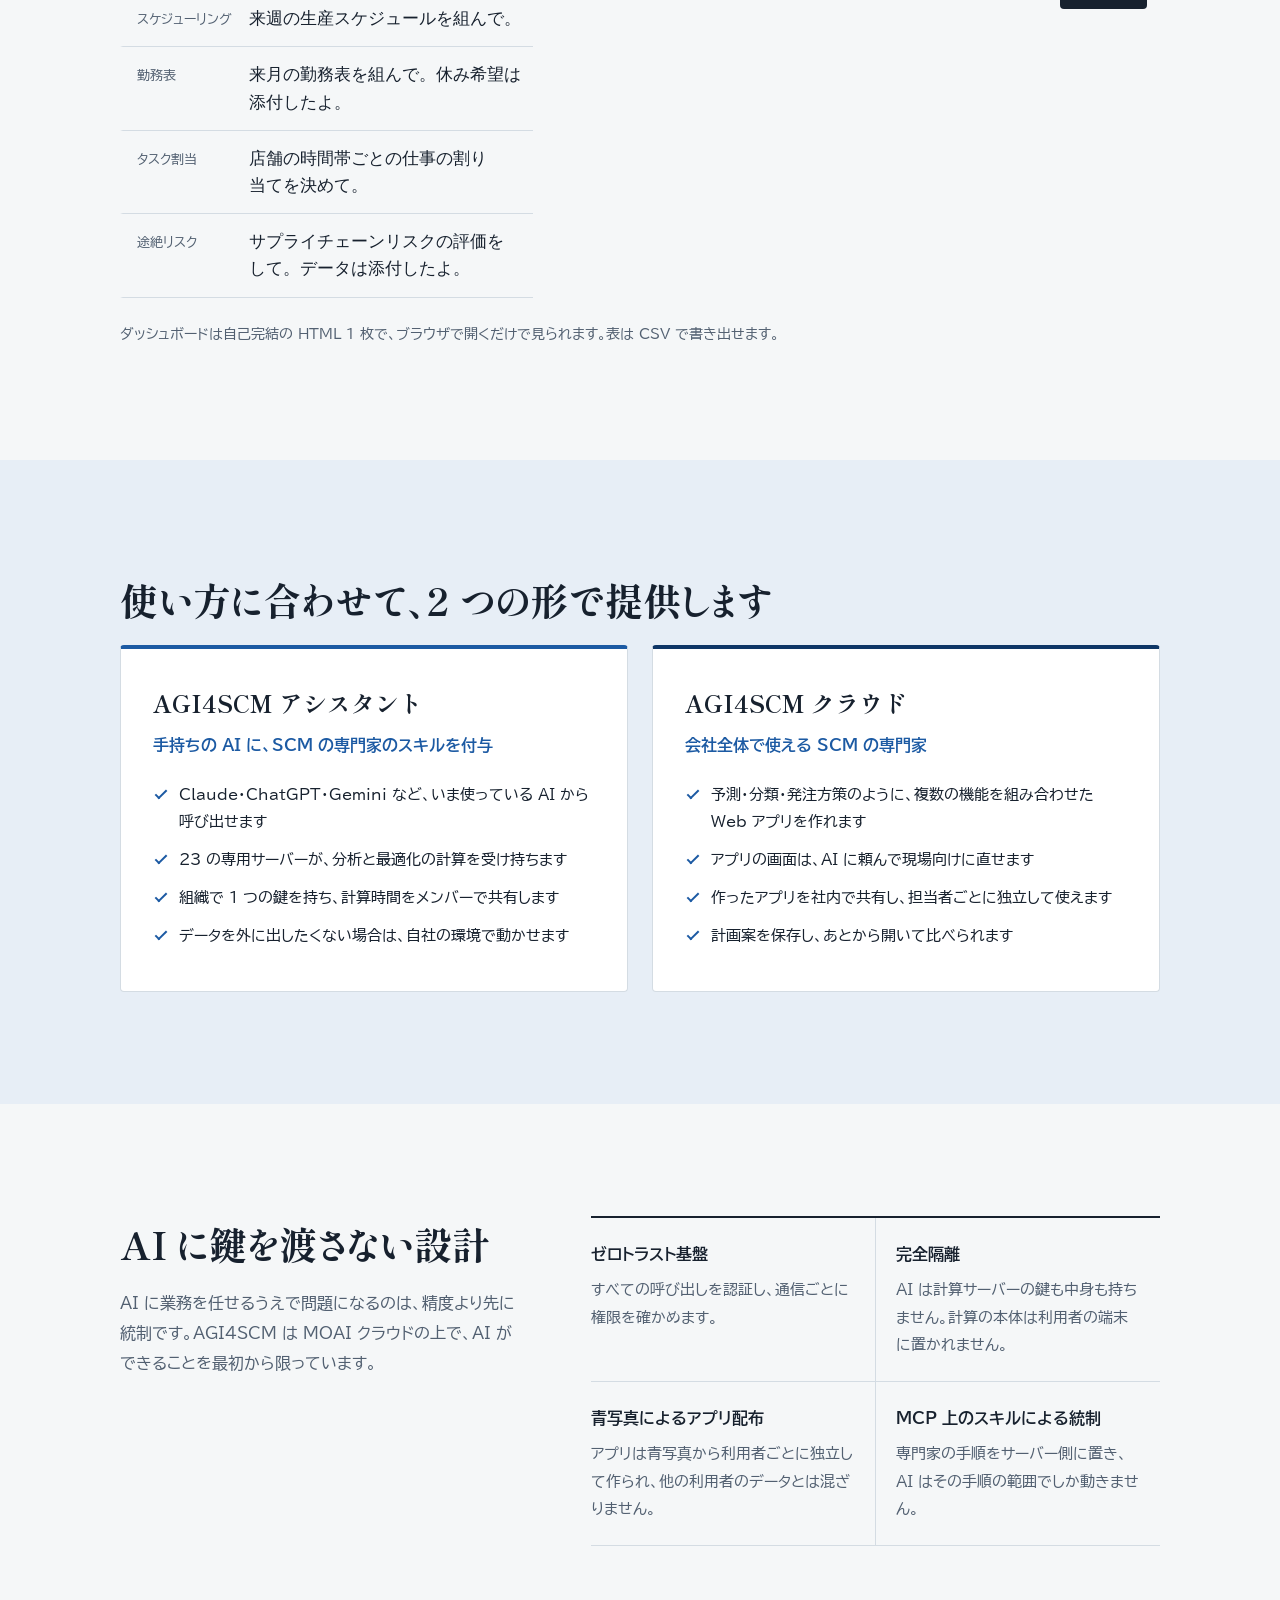
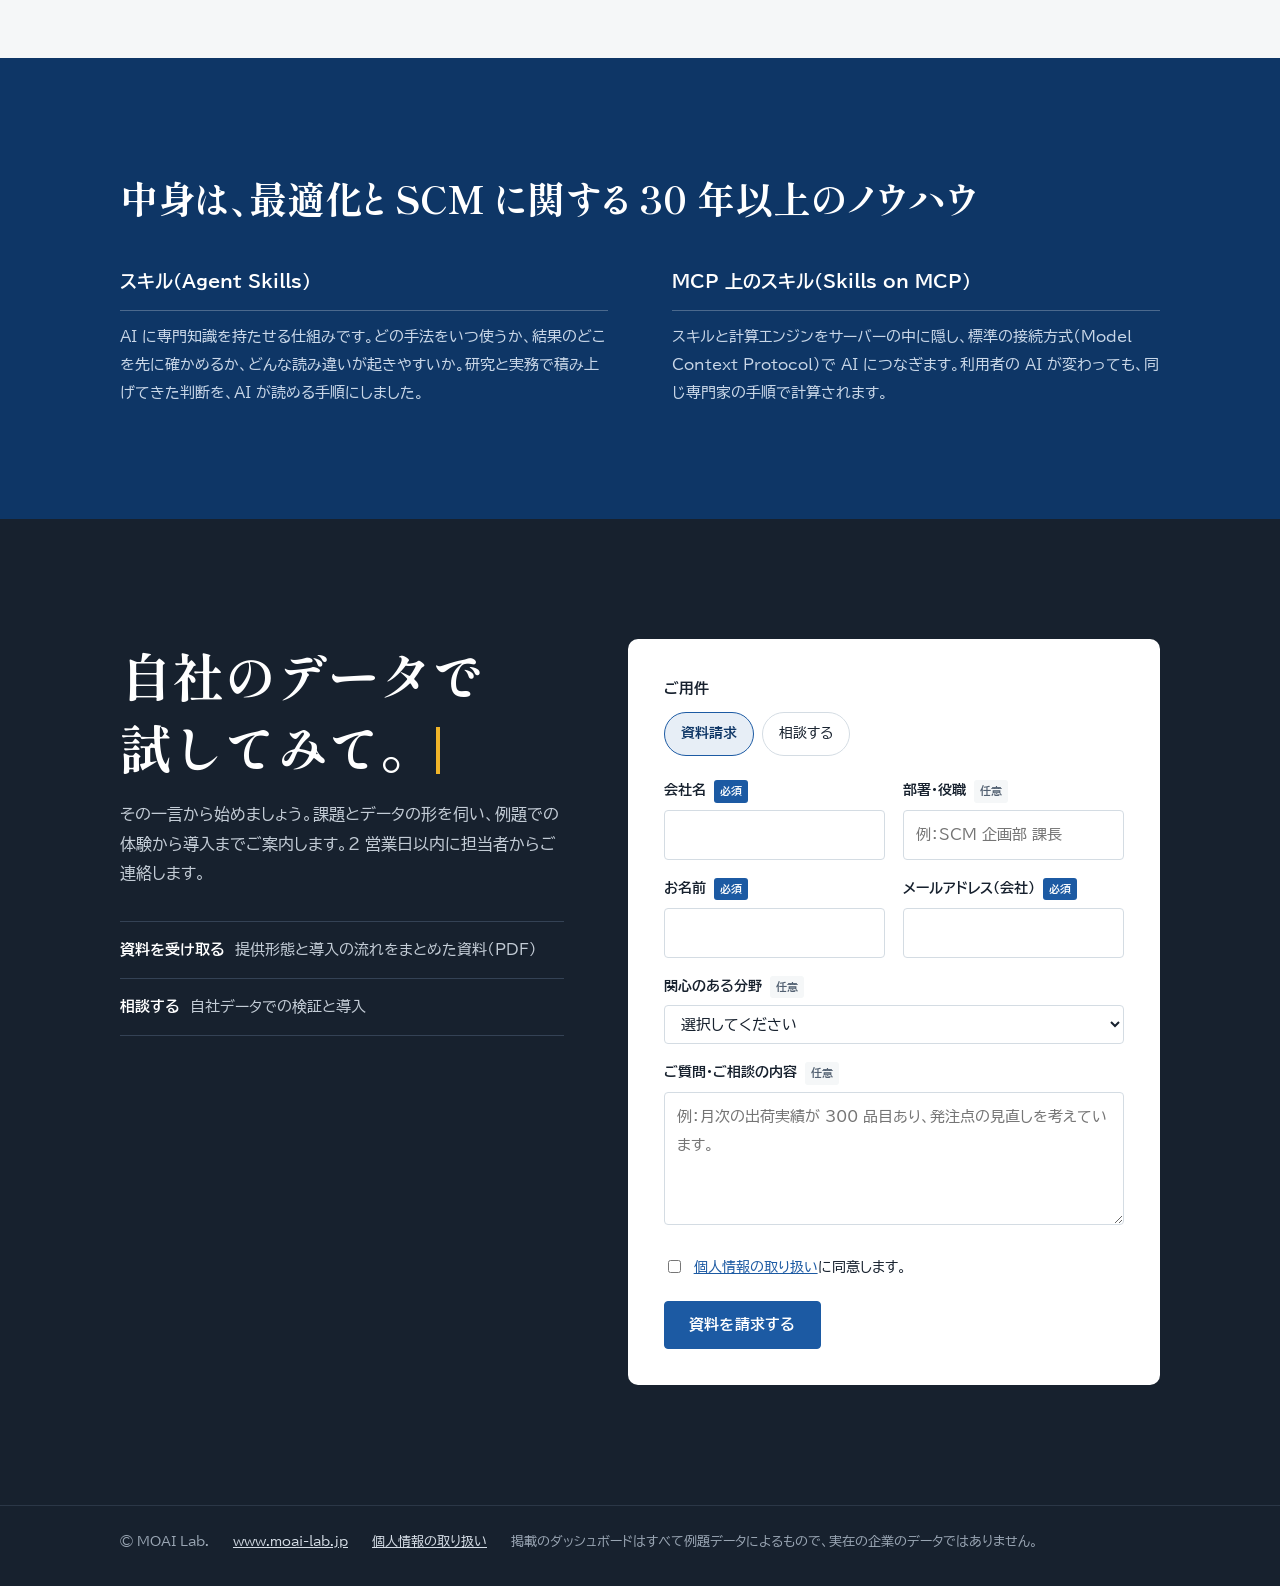
<file: agi4scm-hp/index.html>
<!doctype html>
<html lang="ja">
<head>
<meta charset="utf-8">
<meta name="viewport" content="width=device-width, initial-scale=1">
<title>AGI4SCM｜依頼文とデータだけで、サプライチェーンの分析と最適化を｜MOAI Lab.</title>
<meta name="description" content="AGI4SCM は、自然言語の依頼と元データだけで、需要予測・在庫・物流網・配送・生産・勤務表・途絶リスクの分析と最適化を行い、検算つきのダッシュボードで返す Agentic AI です。MOAI Lab. 提供。">
<link rel="canonical" href="https://agi.moai-lab.jp/agi4scm-hp/">
<meta property="og:title" content="AGI4SCM｜サプライチェーンのための汎用人工知能｜MOAI Lab.">
<meta property="og:url" content="https://agi.moai-lab.jp/agi4scm-hp/">
<meta property="og:image" content="https://agi.moai-lab.jp/agi4scm-hp/assets/logistics-network.jpg">
<meta property="og:locale" content="ja_JP">
<meta name="twitter:card" content="summary_large_image">
<meta property="og:description" content="依頼文とデータを渡すだけで、最先端の SCM 解析を検算つきのダッシュボードで。">
<meta property="og:type" content="website">
<link rel="preconnect" href="https://fonts.googleapis.com">
<link rel="preconnect" href="https://fonts.gstatic.com" crossorigin>
<link href="https://fonts.googleapis.com/css2?family=BIZ+UDPGothic:wght@400;700&family=Shippori+Mincho+B1:wght@500;700;800&display=swap" rel="stylesheet">
<link rel="stylesheet" href="style.css">
</head>
<body>

<a class="skip" href="#main">本文へ移動</a>

<header class="site-header">
  <div class="wrap header-row">
    <a class="brand" href="#top" aria-label="AGI4SCM トップへ">
      <span class="brand-mark">AGI4SCM</span>
      <span class="brand-by">by MOAI Lab.</span>
    </a>
    <nav class="nav" aria-label="ページ内">
      <a href="#how">使い方</a>
      <a href="#examples">できること</a>
      <a href="#plans">提供形態</a>
      <a href="#security">安全性</a>
    </nav>
    <a class="btn btn-small" href="#contact">相談する</a>
  </div>
</header>

<main id="main">

<!-- Hero: the request itself is the product -->
<section class="hero" id="top">
  <div class="wrap hero-grid">
    <div class="hero-copy">
      <p class="hero-kicker">サプライチェーンのための汎用人工知能</p>
      <h1 class="hero-request" aria-live="polite">
        <span class="hero-request-text" id="heroRequest">この需要データを分析して。データは添付したよ。</span><span class="caret" aria-hidden="true"></span>
      </h1>
      <p class="hero-lead">
        書くのはこれだけです。AGI4SCM は依頼文と元データを読み、需要予測・在庫・物流網・配送・生産・勤務表・途絶リスクの分析と最適化を行い、<strong>検算つきのダッシュボード</strong>にまとめて返します。モデルもコードも、利用者は書きません。
      </p>
      <div class="hero-actions">
        <a class="btn" href="#contact">導入を相談する</a>
        <a class="btn btn-ghost" href="#examples">実際の出力を見る</a>
      </div>
    </div>
    <figure class="hero-shot">
      <div class="shot-frame">
        <div class="shot-bar" aria-hidden="true"><i></i><i></i><i></i><span id="heroShotTitle">在庫分類ダッシュボード</span></div>
        <img id="heroShot" src="assets/inventory-classification.jpg" alt="在庫分類のダッシュボード。ABC 分析と需要変動の分類結果。" width="1280" height="1800">
      </div>
      <figcaption>返ってくるのは文章ではなく、そのまま会議に出せるページです（例題データ）。</figcaption>
    </figure>
  </div>
</section>

<!-- Domains strip -->
<section class="domains" aria-label="対応する分野">
  <div class="wrap">
    <ul class="domain-list">
      <li>需要予測</li><li>在庫分類</li><li>発注方策</li><li>物流ネットワーク</li><li>配送計画</li><li>ロットサイズ</li><li>生産スケジュール</li><li>勤務表</li><li>タスク割当</li><li>途絶リスク</li><li>収益管理</li><li>幹線輸送網</li>
    </ul>
  </div>
</section>

<!-- How it works: a real sequence -->
<section class="section" id="how">
  <div class="wrap">
    <h2 class="h2">頼み方は、部下に仕事を渡すときと同じ</h2>
    <p class="section-lead">表計算の CSV を置いて、決めたいことを日本語で書く。あとは AI が専門家の手順どおりに進めます。</p>
    <ol class="steps">
      <li>
        <h3>データを置く</h3>
        <p>出荷実績、拠点一覧、品目マスタ。社内にある CSV や Excel をそのまま使えます。列名が違っても読み取ります。</p>
      </li>
      <li>
        <h3>依頼文を書く</h3>
        <p>「何を決めたいか」「どんな条件があるか」「何を見たいか」。専門用語は要りません。</p>
      </li>
      <li>
        <h3>AI が手法を選んで計算する</h3>
        <p>問題の種類と規模を見て、最適化・予測・シミュレーションの手法を選び、専用サーバーで解きます。</p>
      </li>
      <li>
        <h3>検算してから返す</h3>
        <p>解から全制約を数え直し、需要を満たしているか、能力を超えていないかを確かめたうえで、ダッシュボードにまとめます。</p>
      </li>
    </ol>
  </div>
</section>

<!-- Comparison -->
<section class="section section-tint" id="compare">
  <div class="wrap">
    <h2 class="h2">同じ依頼でも、スキルの有無で答えが変わる</h2>
    <p class="section-lead">「段取り費用付きの多品目生産計画を解いて。データは添付したよ。」を、汎用の AI と AGI4SCM に渡した場合。</p>
    <div class="compare" role="table" aria-label="汎用 AI と AGI4SCM の比較">
      <div class="compare-row compare-head" role="row">
        <span role="columnheader"></span>
        <span role="columnheader">汎用の AI だけ</span>
        <span role="columnheader">AGI4SCM</span>
      </div>
      <div class="compare-row" role="row">
        <span role="rowheader">モデル化</span>
        <span role="cell">教科書どおりの定式化を、汎用のソルバーで解く</span>
        <span role="cell">強い定式化と、規模に応じた専用の解法を自動で選ぶ</span>
      </div>
      <div class="compare-row" role="row">
        <span role="rowheader">大きな問題</span>
        <span role="cell">小さな例題は解けるが、実務の規模では止まる</span>
        <span role="cell">数百品目・数百拠点の実務規模でも解を返す</span>
      </div>
      <div class="compare-row" role="row">
        <span role="rowheader">現場の条件</span>
        <span role="cell">時間枠・車両の制限・休憩などの付加条件に対処できない</span>
        <span role="cell">ほとんどの実務制約をそのまま書ける</span>
      </div>
      <div class="compare-row" role="row">
        <span role="rowheader">正しさ</span>
        <span role="cell">出た答えが制約を満たしているかは分からない</span>
        <span role="cell">検算用の計算で全制約を確かめ、推奨案を示す</span>
      </div>
      <div class="compare-row" role="row">
        <span role="rowheader">出力</span>
        <span role="cell">テキストだけ</span>
        <span role="cell">地図・ガント・グラフつきのダッシュボードと CSV</span>
      </div>
    </div>
  </div>
</section>

<!-- Examples: the requests are the navigation -->
<section class="section" id="examples">
  <div class="wrap">
    <h2 class="h2">依頼文と、返ってきたページ</h2>
    <p class="section-lead">左の依頼を選ぶと、AGI4SCM が実際に作ったダッシュボードが表示されます。すべて例題データによる出力です。</p>

    <div class="gallery">
      <div class="requests" role="tablist" aria-label="依頼の例" aria-orientation="vertical">
        <button role="tab" id="t-cls" aria-controls="p-shot" aria-selected="true" data-img="inventory-classification.jpg" data-title="在庫分類" data-desc="ABC（売上の重要度）と XYZ（需要の変動）で品目を 9 つに分け、品目群ごとの管理方針を示します。ランクが月ごとにどう入れ替わるかも見えます。">
          <span class="req-domain">在庫分類</span>
          <span class="req-text">この需要データを分析して。データは添付したよ。</span>
        </button>
        <button role="tab" id="t-inv" aria-controls="p-shot" aria-selected="false" tabindex="-1" data-img="inventory-optimization.jpg" data-title="発注方策" data-desc="全品目の発注量・発注点・安全在庫を求め、安全在庫の金額がどの品目に偏っているかを示します。費用の仮定値は画面に明記されます。">
          <span class="req-domain">発注方策</span>
          <span class="req-text">全品目の発注方策を決めて。データは続きだよ。</span>
        </button>
        <button role="tab" id="t-fc" aria-controls="p-shot" aria-selected="false" tabindex="-1" data-img="timeseries-forecasting.jpg" data-title="需要予測" data-desc="統計的な基本手法と自動機械学習を同じ検証期間で比べ、系列ごとに当たる方を採ります。学習データへの当てはまりでは選びません。">
          <span class="req-domain">需要予測</span>
          <span class="req-text">この需要データを予測して。データは添付したよ。</span>
        </button>
        <button role="tab" id="t-dyn" aria-controls="p-shot" aria-selected="false" tabindex="-1" data-img="dynamic-inventory.jpg" data-title="予測と在庫" data-desc="予測を使った発注と過去の平均に基づく発注をシミュレーションで比べ、在庫と欠品がどれだけ動くかを品目ごとに示します。">
          <span class="req-domain">予測と在庫</span>
          <span class="req-text">予測に基づく在庫方策の効果を検証して。</span>
        </button>
        <button role="tab" id="t-net" aria-controls="p-shot" aria-selected="false" tabindex="-1" data-img="logistics-network.jpg" data-title="物流ネットワーク" data-desc="DC をどこに何か所置き、どの顧客をどの DC に任せるかを、固定費・輸送費・処理能力から決めます。拠点数ごとの費用の比較と CO2 も出ます。">
          <span class="req-domain">物流ネットワーク</span>
          <span class="req-text">物流ネットワークの最適化をして。データは添付したよ。</span>
        </button>
        <button role="tab" id="t-vrp" aria-controls="p-shot" aria-selected="false" tabindex="-1" data-img="solving-vrp.jpg" data-title="配送計画" data-desc="積載量・時間枠・休憩・車種の制限を守って配車を組み、便ごとの積載率と稼働時間を示します。未割当があれば理由も出ます。">
          <span class="req-domain">配送計画</span>
          <span class="req-text">明日の配送計画を作って。データは添付したよ。</span>
        </button>
        <button role="tab" id="t-lot" aria-controls="p-shot" aria-selected="false" tabindex="-1" data-img="production-lotsizing.jpg" data-title="ロットサイズ" data-desc="部品表と設備の能力を踏まえて、いつ何をどれだけ作るかを決めます。設備ごとの日次負荷と、物質収支の検算が載ります。">
          <span class="req-domain">生産計画</span>
          <span class="req-text">段取り費用付きの生産計画を立てて。</span>
        </button>
        <button role="tab" id="t-sch" aria-controls="p-shot" aria-selected="false" tabindex="-1" data-img="optseq-scheduler.jpg" data-title="生産スケジュール" data-desc="ライン・作業者・作業の順序と納期を考えて、ジョブの開始時刻を決めます。資源別のガントチャートと、納期遅れの一覧が出ます。">
          <span class="req-domain">スケジューリング</span>
          <span class="req-text">来週の生産スケジュールを組んで。</span>
        </button>
        <button role="tab" id="t-sft" aria-controls="p-shot" aria-selected="false" tabindex="-1" data-img="shift-scheduling.jpg" data-title="勤務表" data-desc="必要人数・休み希望・連勤の上限・夜勤明けの休みを守って、1 か月の勤務表を組みます。人が足りない日がひと目で分かります。">
          <span class="req-domain">勤務表</span>
          <span class="req-text">来月の勤務表を組んで。休み希望は添付したよ。</span>
        </button>
        <button role="tab" id="t-tsk" aria-controls="p-shot" aria-selected="false" tabindex="-1" data-img="task-shift-scheduling.jpg" data-title="タスク割当" data-desc="レジ・品出し・清掃など、時間帯ごとの必要人数を満たすように、勤務時間帯と担当タスク・休憩の位置を同時に決めます。">
          <span class="req-domain">タスク割当</span>
          <span class="req-text">店舗の時間帯ごとの仕事の割り当てを決めて。</span>
        </button>
        <button role="tab" id="t-risk" aria-controls="p-shot" aria-selected="false" tabindex="-1" data-img="disruption-risk.jpg" data-title="途絶リスク" data-desc="多段の部品表を遡り、どの調達先が止まると、何期で生産が止まるかを測ります。在庫では埋まらないリスクと、在庫を置くべき場所が分かります。">
          <span class="req-domain">途絶リスク</span>
          <span class="req-text">サプライチェーンリスクの評価をして。データは添付したよ。</span>
        </button>
      </div>

      <div class="panel" id="p-shot" role="tabpanel" aria-labelledby="t-cls">
        <div class="panel-text">
          <h3 class="panel-title" id="panelTitle">在庫分類</h3>
          <p class="panel-desc" id="panelDesc">ABC（売上の重要度）と XYZ（需要の変動）で品目を 9 つに分け、品目群ごとの管理方針を示します。ランクが月ごとにどう入れ替わるかも見えます。</p>
        </div>
        <a class="panel-shot" id="panelLink" href="assets/inventory-classification.jpg" target="_blank" rel="noopener">
          <img id="panelImg" src="assets/inventory-classification.jpg" alt="在庫分類のダッシュボード" width="1280" height="1800" loading="lazy">
          <span class="panel-open">全体を開く</span>
        </a>
      </div>
    </div>

    <p class="note">ダッシュボードは自己完結の HTML 1 枚で、ブラウザで開くだけで見られます。表は CSV で書き出せます。</p>
  </div>
</section>

<!-- Plans -->
<section class="section section-tint" id="plans">
  <div class="wrap">
    <h2 class="h2">使い方に合わせて、2 つの形で提供します</h2>
    <div class="plans">
      <article class="plan">
        <h3 class="plan-name">AGI4SCM アシスタント</h3>
        <p class="plan-tag">手持ちの AI に、SCM の専門家のスキルを付与</p>
        <ul class="ticks">
          <li>Claude・ChatGPT・Gemini など、いま使っている AI から呼び出せます</li>
          <li>23 の専用サーバーが、分析と最適化の計算を受け持ちます</li>
          <li>組織で 1 つの鍵を持ち、計算時間をメンバーで共有します</li>
          <li>データを外に出したくない場合は、自社の環境で動かせます</li>
        </ul>
      </article>
      <article class="plan">
        <h3 class="plan-name">AGI4SCM クラウド</h3>
        <p class="plan-tag">会社全体で使える SCM の専門家</p>
        <ul class="ticks">
          <li>予測・分類・発注方策のように、複数の機能を組み合わせた Web アプリを作れます</li>
          <li>アプリの画面は、AI に頼んで現場向けに直せます</li>
          <li>作ったアプリを社内で共有し、担当者ごとに独立して使えます</li>
          <li>計画案を保存し、あとから開いて比べられます</li>
        </ul>
      </article>
    </div>
  </div>
</section>

<!-- Security -->
<section class="section" id="security">
  <div class="wrap security">
    <div>
      <h2 class="h2">AI に鍵を渡さない設計</h2>
      <p class="section-lead">AI に業務を任せるうえで問題になるのは、精度より先に統制です。AGI4SCM は MOAI クラウドの上で、AI ができることを最初から限っています。</p>
    </div>
    <dl class="facts">
      <div><dt>ゼロトラスト基盤</dt><dd>すべての呼び出しを認証し、通信ごとに権限を確かめます。</dd></div>
      <div><dt>完全隔離</dt><dd>AI は計算サーバーの鍵も中身も持ちません。計算の本体は利用者の端末に置かれません。</dd></div>
      <div><dt>青写真によるアプリ配布</dt><dd>アプリは青写真から利用者ごとに独立して作られ、他の利用者のデータとは混ざりません。</dd></div>
      <div><dt>MCP 上のスキルによる統制</dt><dd>専門家の手順をサーバー側に置き、AI はその手順の範囲でしか動きません。</dd></div>
    </dl>
  </div>
</section>

<!-- Why: skills on MCP -->
<section class="section section-ink" id="why">
  <div class="wrap why">
    <h2 class="h2">中身は、最適化と SCM に関する 30 年以上のノウハウ</h2>
    <div class="why-grid">
      <div>
        <h3>スキル（Agent Skills）</h3>
        <p>AI に専門知識を持たせる仕組みです。どの手法をいつ使うか、結果のどこを先に確かめるか、どんな読み違いが起きやすいか。研究と実務で積み上げてきた判断を、AI が読める手順にしました。</p>
      </div>
      <div>
        <h3>MCP 上のスキル（Skills on MCP）</h3>
        <p>スキルと計算エンジンをサーバーの中に隠し、標準の接続方式（Model Context Protocol）で AI につなぎます。利用者の AI が変わっても、同じ専門家の手順で計算されます。</p>
      </div>
    </div>
  </div>
</section>

<!-- CTA + form -->
<section class="cta" id="contact" aria-labelledby="contact-title">
  <div class="wrap cta-grid">
    <div class="cta-copy">
      <p class="cta-request" id="contact-title">自社のデータで試してみて。</p>
      <p class="cta-lead">その一言から始めましょう。課題とデータの形を伺い、例題での体験から導入までご案内します。2 営業日以内に担当者からご連絡します。</p>
      <ul class="cta-list">
        <li><b>資料を受け取る</b>　提供形態と導入の流れをまとめた資料（PDF）</li>
        <li><b>相談する</b>　自社データでの検証と導入</li>
      </ul>
    </div>

    <div class="form-card" id="form-card">
      <!--
        送信先: data-endpoint に、form-backend/Code.gs を配備したウェブアプリの URL（https://script.google.com/macros/s/…/exec）を入れる。
        内容は application/x-www-form-urlencoded で POST され、受け口が sales@moai-lab.jp へメールで転送する。
        空のままだと、sales@moai-lab.jp へメールで問い合わせるよう案内する。
      -->
      <form id="lead-form" data-endpoint="" novalidate>
        <fieldset class="form-type">
          <legend>ご用件</legend>
          <label><input type="radio" name="inquiry_type" value="document" checked><span>資料請求</span></label>
          <label><input type="radio" name="inquiry_type" value="contact"><span>相談する</span></label>
        </fieldset>

        <div class="fields">
          <div class="field">
            <label for="f-company">会社名<span class="req">必須</span></label>
            <input id="f-company" name="company" type="text" autocomplete="organization" required>
          </div>
          <div class="field">
            <label for="f-dept">部署・役職<span class="opt">任意</span></label>
            <input id="f-dept" name="department" type="text" autocomplete="organization-title" placeholder="例：SCM 企画部 課長">
          </div>
          <div class="field">
            <label for="f-name">お名前<span class="req">必須</span></label>
            <input id="f-name" name="name" type="text" autocomplete="name" required>
          </div>
          <div class="field">
            <label for="f-email">メールアドレス（会社）<span class="req">必須</span></label>
            <input id="f-email" name="email" type="email" autocomplete="email" inputmode="email" required>
          </div>
          <div class="field full">
            <label for="f-area">関心のある分野<span class="opt">任意</span></label>
            <select id="f-area" name="area">
              <option value="">選択してください</option>
              <option>需要予測・在庫</option>
              <option>物流ネットワーク・配送</option>
              <option>生産計画・スケジューリング</option>
              <option>勤務表・タスク割当</option>
              <option>途絶リスク</option>
              <option>まだ決めていない</option>
            </select>
          </div>
          <div class="field full">
            <label for="f-message">ご質問・ご相談の内容<span class="opt">任意</span></label>
            <textarea id="f-message" name="message" rows="4" placeholder="例：月次の出荷実績が 300 品目あり、発注点の見直しを考えています。"></textarea>
          </div>
        </div>

        <div class="hp" aria-hidden="true">
          <label for="f-website">ウェブサイト</label>
          <input id="f-website" name="website" type="text" tabindex="-1" autocomplete="off">
        </div>
        <input type="hidden" name="page" value="agi4scm">
        <input type="hidden" name="utm" value="">

        <label class="consent">
          <input type="checkbox" name="consent" value="yes" required>
          <span><a href="privacy.html" target="_blank" rel="noopener">個人情報の取り扱い</a>に同意します。</span>
        </label>

        <div class="form-actions">
          <button class="btn" type="submit" id="submit-btn">資料を請求する</button>
          <p class="form-status" id="form-status" role="status" aria-live="polite"></p>
        </div>
      </form>

      <div class="thanks" tabindex="-1" id="thanks">
        <h3>送信しました。</h3>
        <p>2 営業日以内に、ご入力のメールアドレスへご連絡します。</p>
      </div>
    </div>
  </div>
</section>

</main>

<footer class="site-footer">
  <div class="wrap footer-row">
    <span>&copy; MOAI Lab.</span>
    <a href="https://www.moai-lab.jp/">www.moai-lab.jp</a>
    <a href="privacy.html">個人情報の取り扱い</a>
    <span>掲載のダッシュボードはすべて例題データによるもので、実在の企業のデータではありません。</span>
  </div>
</footer>

<script src="main.js"></script>
</body>
</html>
</file>
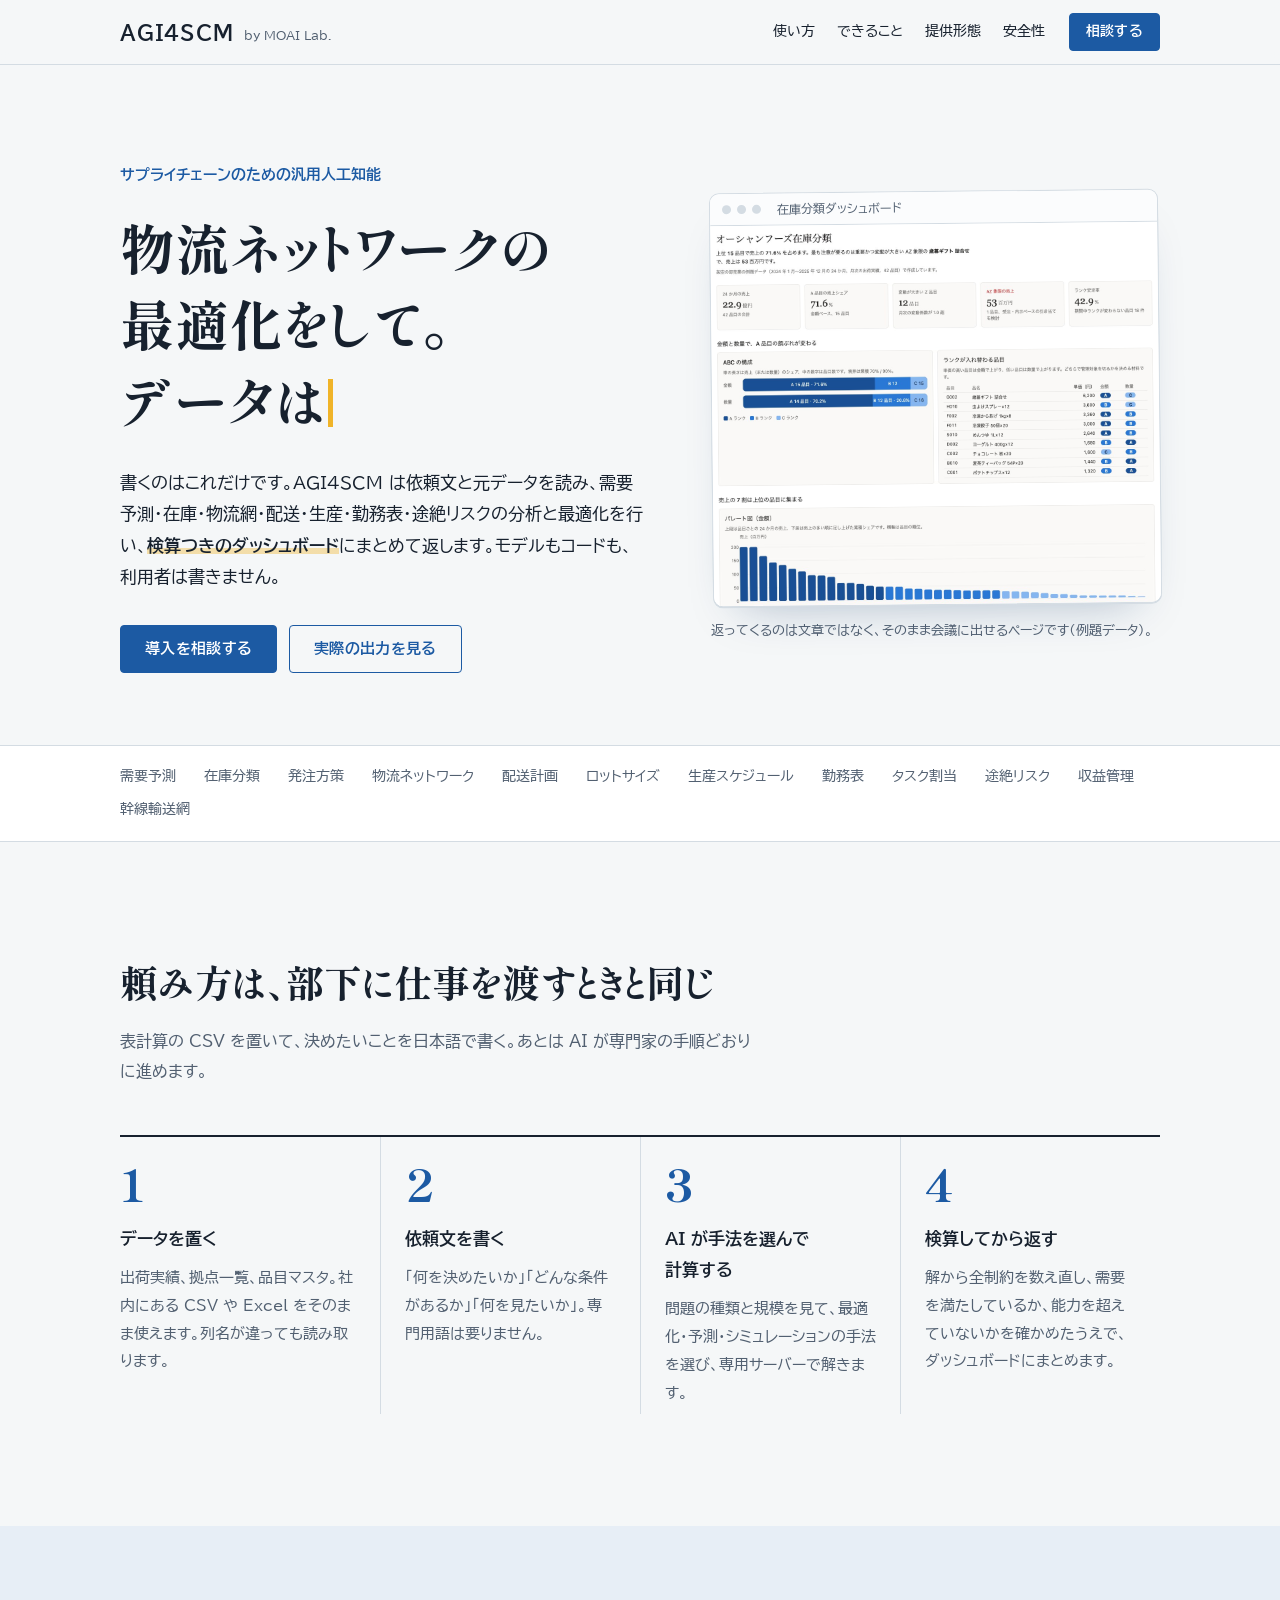
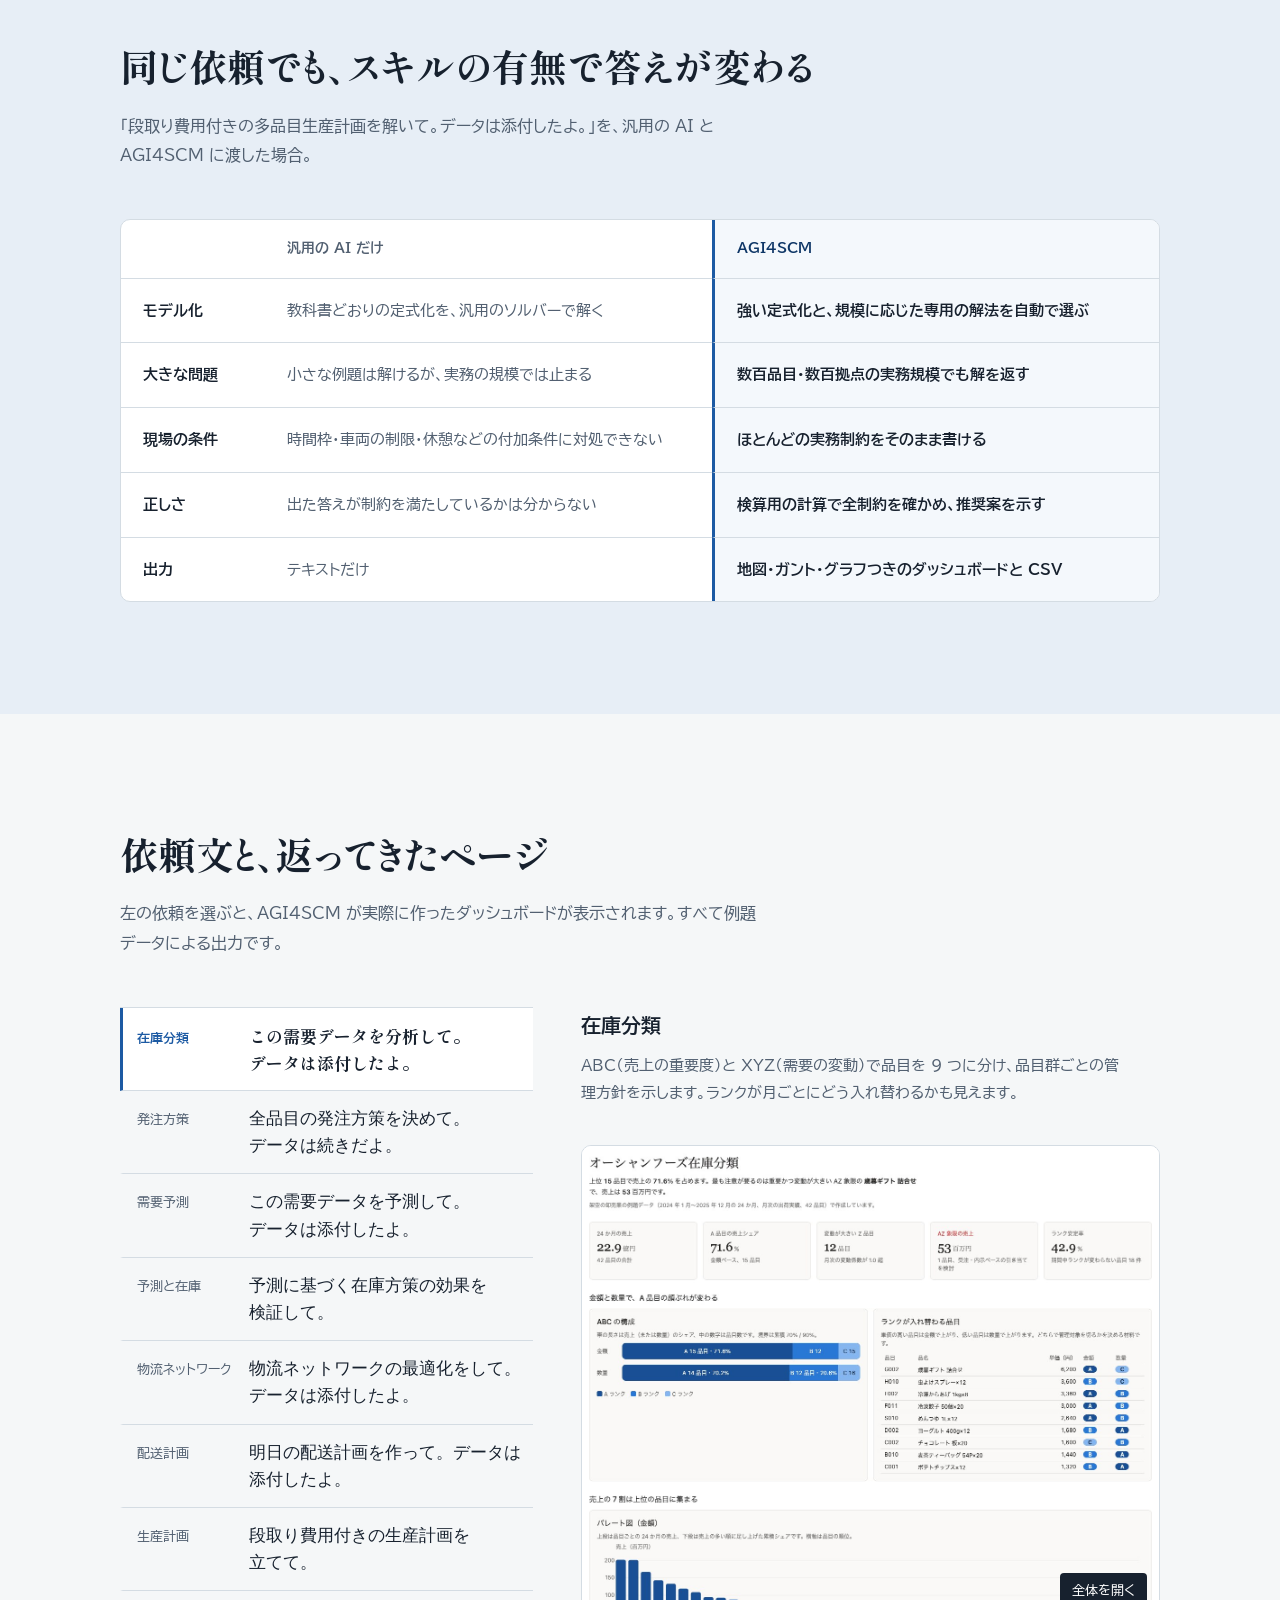
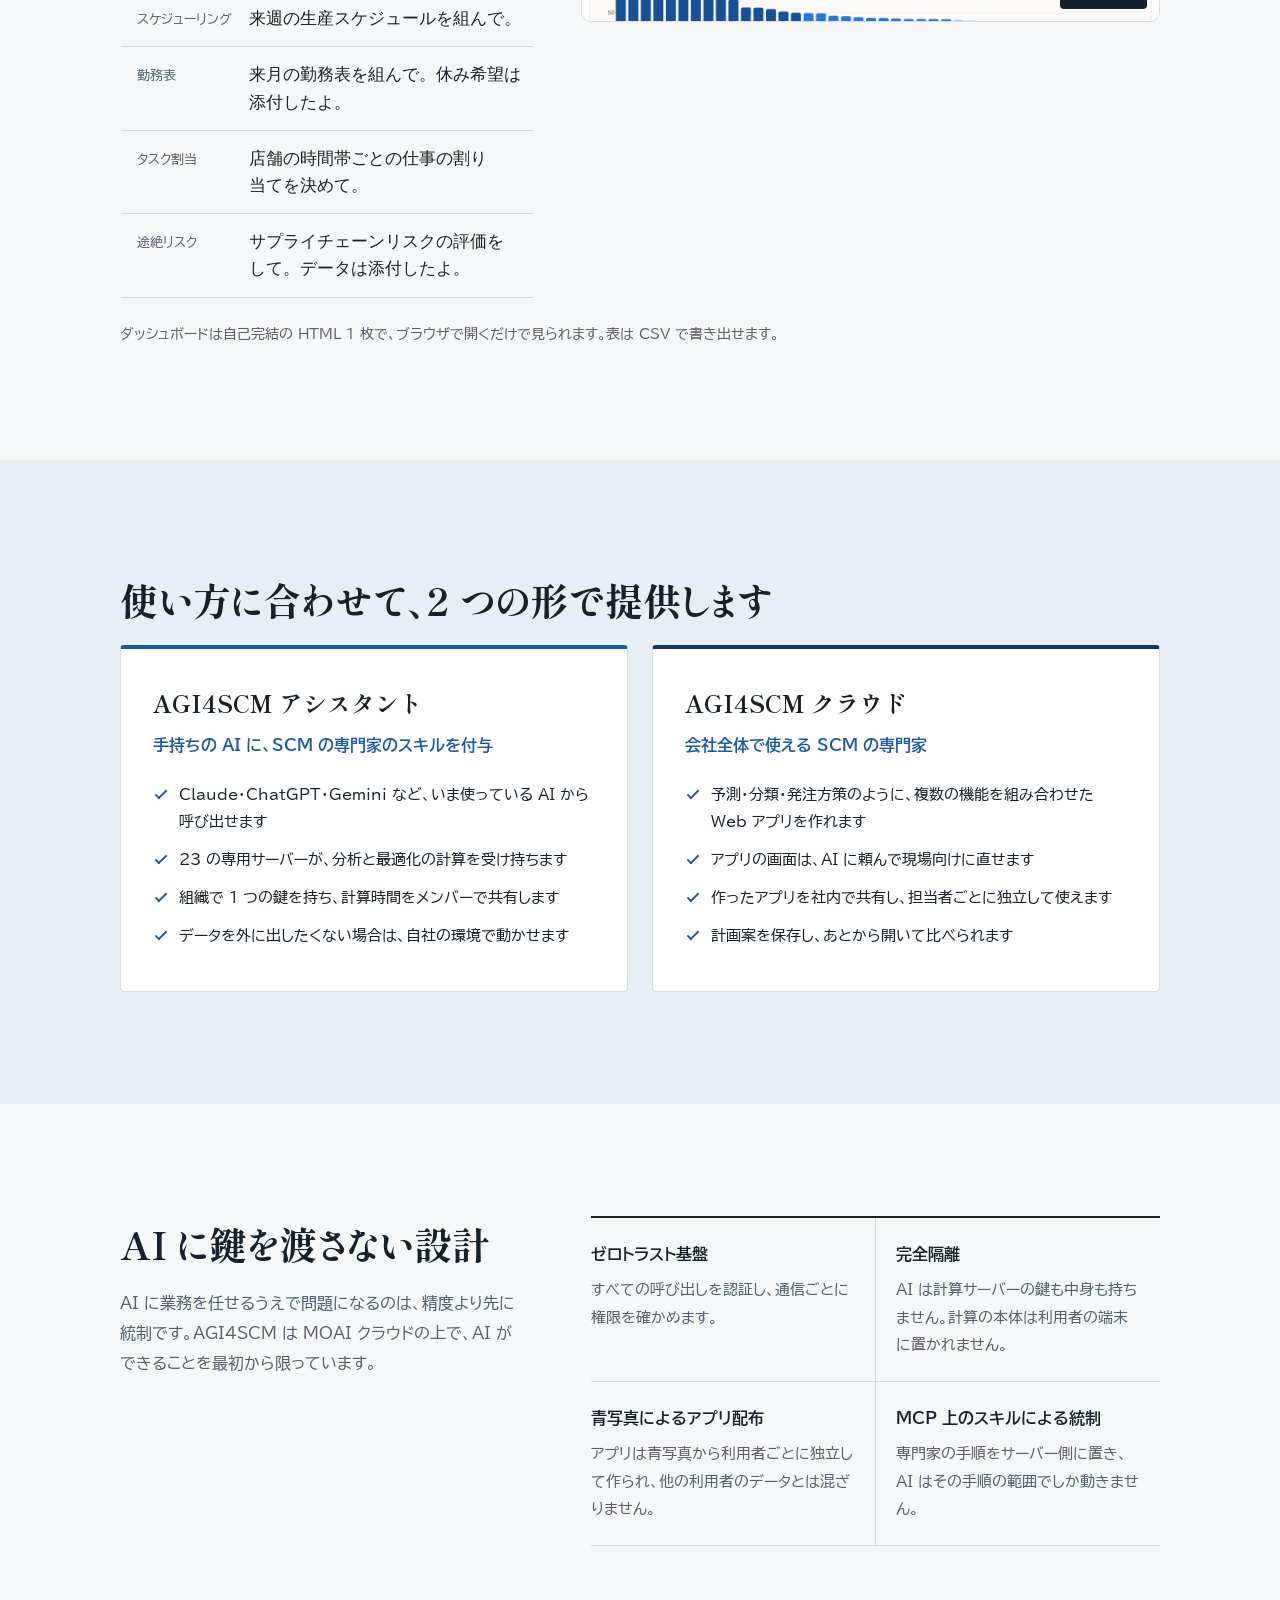
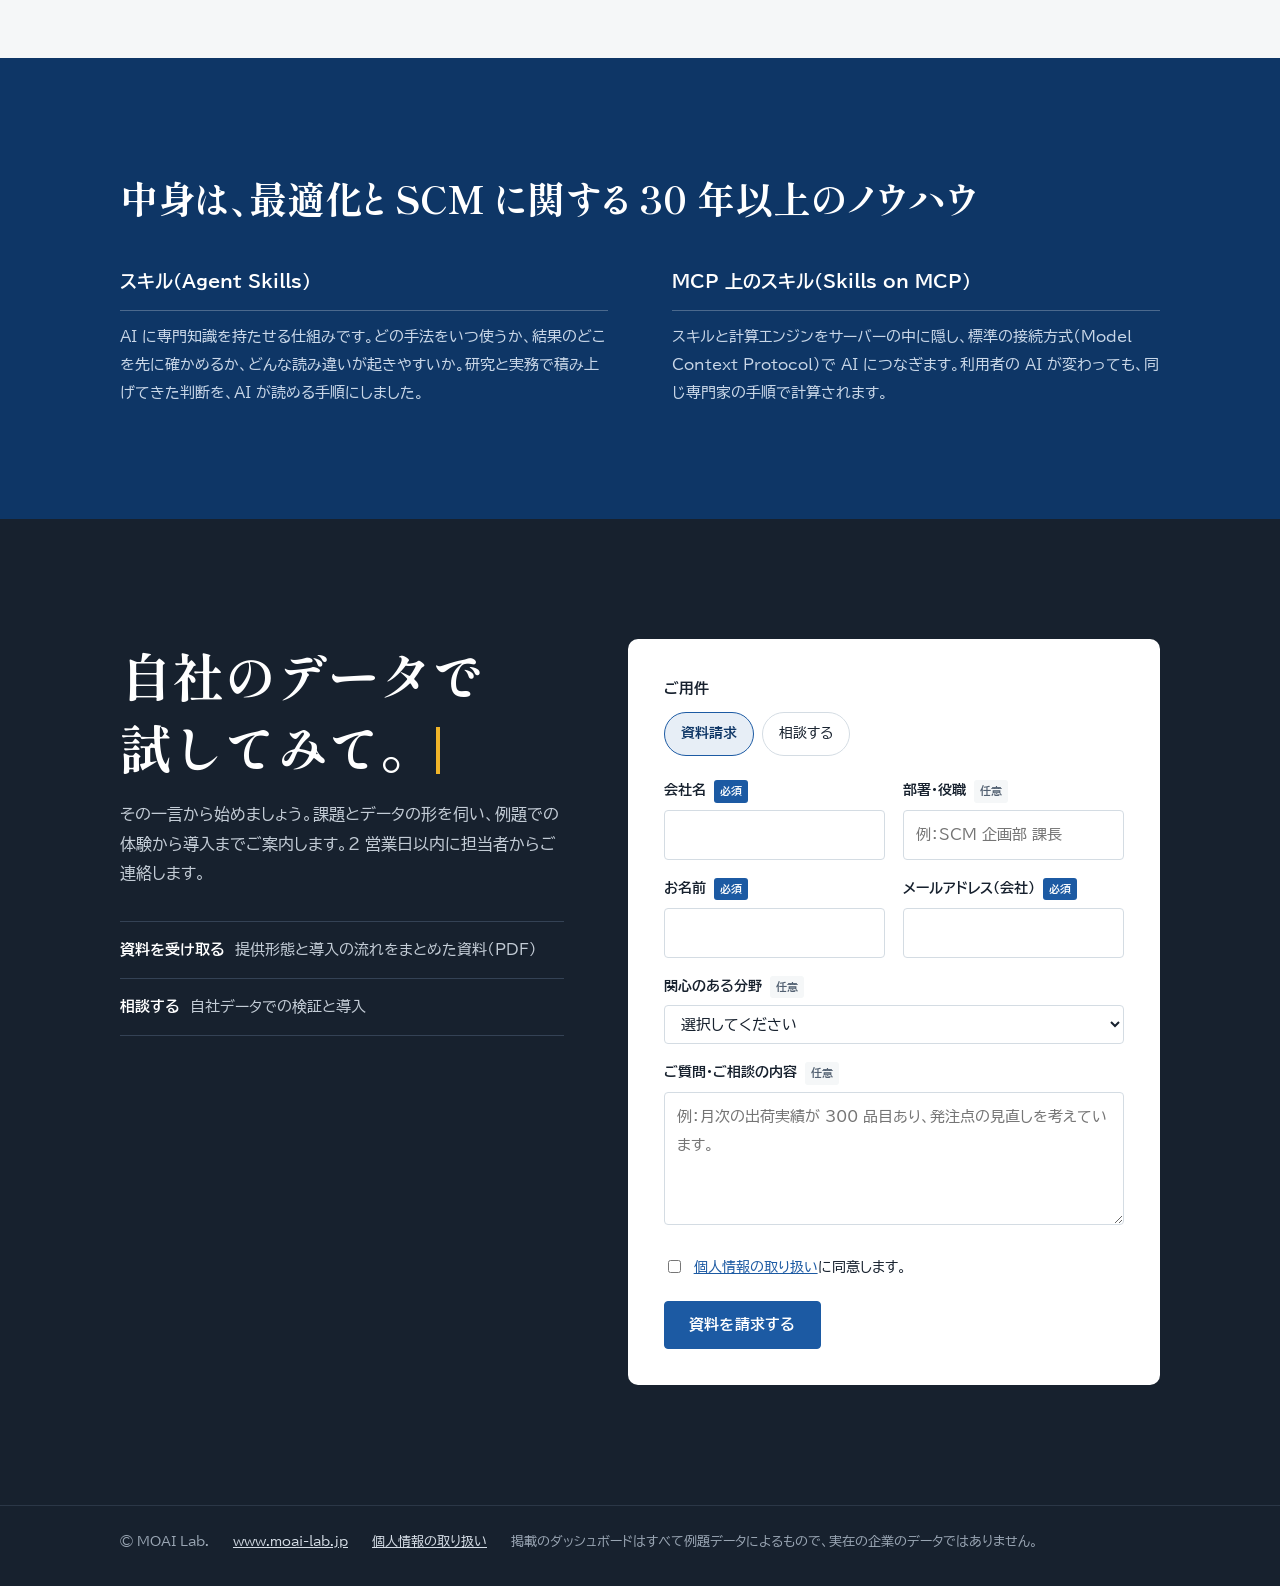
<file: agi4scm/index.html>
<!doctype html>
<html lang="ja">
<head>
<meta charset="utf-8">
<meta name="viewport" content="width=device-width, initial-scale=1">
<title>AGI4SCM｜依頼文とデータだけで、サプライチェーンの分析と最適化を｜MOAI Lab.</title>
<meta name="description" content="AGI4SCM は、自然言語の依頼と元データだけで、需要予測・在庫・物流網・配送・生産・勤務表・途絶リスクの分析と最適化を行い、検算つきのダッシュボードで返す Agentic AI です。MOAI Lab. 提供。">
<link rel="canonical" href="https://agi.moai-lab.jp/agi4scm/">
<meta property="og:title" content="AGI4SCM｜サプライチェーンのための汎用人工知能｜MOAI Lab.">
<meta property="og:url" content="https://agi.moai-lab.jp/agi4scm/">
<meta property="og:image" content="https://agi.moai-lab.jp/agi4scm/assets/logistics-network.jpg">
<meta property="og:locale" content="ja_JP">
<meta name="twitter:card" content="summary_large_image">
<meta property="og:description" content="依頼文とデータを渡すだけで、最先端の SCM 解析を検算つきのダッシュボードで。">
<meta property="og:type" content="website">
<link rel="preconnect" href="https://fonts.googleapis.com">
<link rel="preconnect" href="https://fonts.gstatic.com" crossorigin>
<link href="https://fonts.googleapis.com/css2?family=BIZ+UDPGothic:wght@400;700&family=Shippori+Mincho+B1:wght@500;700;800&display=swap" rel="stylesheet">
<link rel="stylesheet" href="style.css">
</head>
<body>

<a class="skip" href="#main">本文へ移動</a>

<header class="site-header">
  <div class="wrap header-row">
    <a class="brand" href="#top" aria-label="AGI4SCM トップへ">
      <span class="brand-mark">AGI4SCM</span>
      <span class="brand-by">by MOAI Lab.</span>
    </a>
    <nav class="nav" aria-label="ページ内">
      <a href="#how">使い方</a>
      <a href="#examples">できること</a>
      <a href="#plans">提供形態</a>
      <a href="#security">安全性</a>
    </nav>
    <a class="btn btn-small" href="#contact">相談する</a>
  </div>
</header>

<main id="main">

<!-- Hero: the request itself is the product -->
<section class="hero" id="top">
  <div class="wrap hero-grid">
    <div class="hero-copy">
      <p class="hero-kicker">サプライチェーンのための汎用人工知能</p>
      <h1 class="hero-request" aria-live="polite">
        <span class="hero-request-text" id="heroRequest">この需要データを分析して。データは添付したよ。</span><span class="caret" aria-hidden="true"></span>
      </h1>
      <p class="hero-lead">
        書くのはこれだけです。AGI4SCM は依頼文と元データを読み、需要予測・在庫・物流網・配送・生産・勤務表・途絶リスクの分析と最適化を行い、<strong>検算つきのダッシュボード</strong>にまとめて返します。モデルもコードも、利用者は書きません。
      </p>
      <div class="hero-actions">
        <a class="btn" href="#contact">導入を相談する</a>
        <a class="btn btn-ghost" href="#examples">実際の出力を見る</a>
      </div>
    </div>
    <figure class="hero-shot">
      <div class="shot-frame">
        <div class="shot-bar" aria-hidden="true"><i></i><i></i><i></i><span id="heroShotTitle">在庫分類ダッシュボード</span></div>
        <img id="heroShot" src="assets/inventory-classification.jpg" alt="在庫分類のダッシュボード。ABC 分析と需要変動の分類結果。" width="1280" height="1800">
      </div>
      <figcaption>返ってくるのは文章ではなく、そのまま会議に出せるページです（例題データ）。</figcaption>
    </figure>
  </div>
</section>

<!-- Domains strip -->
<section class="domains" aria-label="対応する分野">
  <div class="wrap">
    <ul class="domain-list">
      <li>需要予測</li><li>在庫分類</li><li>発注方策</li><li>物流ネットワーク</li><li>配送計画</li><li>ロットサイズ</li><li>生産スケジュール</li><li>勤務表</li><li>タスク割当</li><li>途絶リスク</li><li>収益管理</li><li>幹線輸送網</li>
    </ul>
  </div>
</section>

<!-- How it works: a real sequence -->
<section class="section" id="how">
  <div class="wrap">
    <h2 class="h2">頼み方は、部下に仕事を渡すときと同じ</h2>
    <p class="section-lead">表計算の CSV を置いて、決めたいことを日本語で書く。あとは AI が専門家の手順どおりに進めます。</p>
    <ol class="steps">
      <li>
        <h3>データを置く</h3>
        <p>出荷実績、拠点一覧、品目マスタ。社内にある CSV や Excel をそのまま使えます。列名が違っても読み取ります。</p>
      </li>
      <li>
        <h3>依頼文を書く</h3>
        <p>「何を決めたいか」「どんな条件があるか」「何を見たいか」。専門用語は要りません。</p>
      </li>
      <li>
        <h3>AI が手法を選んで計算する</h3>
        <p>問題の種類と規模を見て、最適化・予測・シミュレーションの手法を選び、専用サーバーで解きます。</p>
      </li>
      <li>
        <h3>検算してから返す</h3>
        <p>解から全制約を数え直し、需要を満たしているか、能力を超えていないかを確かめたうえで、ダッシュボードにまとめます。</p>
      </li>
    </ol>
  </div>
</section>

<!-- Comparison -->
<section class="section section-tint" id="compare">
  <div class="wrap">
    <h2 class="h2">同じ依頼でも、スキルの有無で答えが変わる</h2>
    <p class="section-lead">「段取り費用付きの多品目生産計画を解いて。データは添付したよ。」を、汎用の AI と AGI4SCM に渡した場合。</p>
    <div class="compare" role="table" aria-label="汎用 AI と AGI4SCM の比較">
      <div class="compare-row compare-head" role="row">
        <span role="columnheader"></span>
        <span role="columnheader">汎用の AI だけ</span>
        <span role="columnheader">AGI4SCM</span>
      </div>
      <div class="compare-row" role="row">
        <span role="rowheader">モデル化</span>
        <span role="cell">教科書どおりの定式化を、汎用のソルバーで解く</span>
        <span role="cell">強い定式化と、規模に応じた専用の解法を自動で選ぶ</span>
      </div>
      <div class="compare-row" role="row">
        <span role="rowheader">大きな問題</span>
        <span role="cell">小さな例題は解けるが、実務の規模では止まる</span>
        <span role="cell">数百品目・数百拠点の実務規模でも解を返す</span>
      </div>
      <div class="compare-row" role="row">
        <span role="rowheader">現場の条件</span>
        <span role="cell">時間枠・車両の制限・休憩などの付加条件に対処できない</span>
        <span role="cell">ほとんどの実務制約をそのまま書ける</span>
      </div>
      <div class="compare-row" role="row">
        <span role="rowheader">正しさ</span>
        <span role="cell">出た答えが制約を満たしているかは分からない</span>
        <span role="cell">検算用の計算で全制約を確かめ、推奨案を示す</span>
      </div>
      <div class="compare-row" role="row">
        <span role="rowheader">出力</span>
        <span role="cell">テキストだけ</span>
        <span role="cell">地図・ガント・グラフつきのダッシュボードと CSV</span>
      </div>
    </div>
  </div>
</section>

<!-- Examples: the requests are the navigation -->
<section class="section" id="examples">
  <div class="wrap">
    <h2 class="h2">依頼文と、返ってきたページ</h2>
    <p class="section-lead">左の依頼を選ぶと、AGI4SCM が実際に作ったダッシュボードが表示されます。すべて例題データによる出力です。</p>

    <div class="gallery">
      <div class="requests" role="tablist" aria-label="依頼の例" aria-orientation="vertical">
        <button role="tab" id="t-cls" aria-controls="p-shot" aria-selected="true" data-img="inventory-classification.jpg" data-title="在庫分類" data-desc="ABC（売上の重要度）と XYZ（需要の変動）で品目を 9 つに分け、品目群ごとの管理方針を示します。ランクが月ごとにどう入れ替わるかも見えます。">
          <span class="req-domain">在庫分類</span>
          <span class="req-text">この需要データを分析して。データは添付したよ。</span>
        </button>
        <button role="tab" id="t-inv" aria-controls="p-shot" aria-selected="false" tabindex="-1" data-img="inventory-optimization.jpg" data-title="発注方策" data-desc="全品目の発注量・発注点・安全在庫を求め、安全在庫の金額がどの品目に偏っているかを示します。費用の仮定値は画面に明記されます。">
          <span class="req-domain">発注方策</span>
          <span class="req-text">全品目の発注方策を決めて。データは続きだよ。</span>
        </button>
        <button role="tab" id="t-fc" aria-controls="p-shot" aria-selected="false" tabindex="-1" data-img="timeseries-forecasting.jpg" data-title="需要予測" data-desc="統計的な基本手法と自動機械学習を同じ検証期間で比べ、系列ごとに当たる方を採ります。学習データへの当てはまりでは選びません。">
          <span class="req-domain">需要予測</span>
          <span class="req-text">この需要データを予測して。データは添付したよ。</span>
        </button>
        <button role="tab" id="t-dyn" aria-controls="p-shot" aria-selected="false" tabindex="-1" data-img="dynamic-inventory.jpg" data-title="予測と在庫" data-desc="予測を使った発注と過去の平均に基づく発注をシミュレーションで比べ、在庫と欠品がどれだけ動くかを品目ごとに示します。">
          <span class="req-domain">予測と在庫</span>
          <span class="req-text">予測に基づく在庫方策の効果を検証して。</span>
        </button>
        <button role="tab" id="t-net" aria-controls="p-shot" aria-selected="false" tabindex="-1" data-img="logistics-network.jpg" data-title="物流ネットワーク" data-desc="DC をどこに何か所置き、どの顧客をどの DC に任せるかを、固定費・輸送費・処理能力から決めます。拠点数ごとの費用の比較と CO2 も出ます。">
          <span class="req-domain">物流ネットワーク</span>
          <span class="req-text">物流ネットワークの最適化をして。データは添付したよ。</span>
        </button>
        <button role="tab" id="t-vrp" aria-controls="p-shot" aria-selected="false" tabindex="-1" data-img="solving-vrp.jpg" data-title="配送計画" data-desc="積載量・時間枠・休憩・車種の制限を守って配車を組み、便ごとの積載率と稼働時間を示します。未割当があれば理由も出ます。">
          <span class="req-domain">配送計画</span>
          <span class="req-text">明日の配送計画を作って。データは添付したよ。</span>
        </button>
        <button role="tab" id="t-lot" aria-controls="p-shot" aria-selected="false" tabindex="-1" data-img="production-lotsizing.jpg" data-title="ロットサイズ" data-desc="部品表と設備の能力を踏まえて、いつ何をどれだけ作るかを決めます。設備ごとの日次負荷と、物質収支の検算が載ります。">
          <span class="req-domain">生産計画</span>
          <span class="req-text">段取り費用付きの生産計画を立てて。</span>
        </button>
        <button role="tab" id="t-sch" aria-controls="p-shot" aria-selected="false" tabindex="-1" data-img="optseq-scheduler.jpg" data-title="生産スケジュール" data-desc="ライン・作業者・作業の順序と納期を考えて、ジョブの開始時刻を決めます。資源別のガントチャートと、納期遅れの一覧が出ます。">
          <span class="req-domain">スケジューリング</span>
          <span class="req-text">来週の生産スケジュールを組んで。</span>
        </button>
        <button role="tab" id="t-sft" aria-controls="p-shot" aria-selected="false" tabindex="-1" data-img="shift-scheduling.jpg" data-title="勤務表" data-desc="必要人数・休み希望・連勤の上限・夜勤明けの休みを守って、1 か月の勤務表を組みます。人が足りない日がひと目で分かります。">
          <span class="req-domain">勤務表</span>
          <span class="req-text">来月の勤務表を組んで。休み希望は添付したよ。</span>
        </button>
        <button role="tab" id="t-tsk" aria-controls="p-shot" aria-selected="false" tabindex="-1" data-img="task-shift-scheduling.jpg" data-title="タスク割当" data-desc="レジ・品出し・清掃など、時間帯ごとの必要人数を満たすように、勤務時間帯と担当タスク・休憩の位置を同時に決めます。">
          <span class="req-domain">タスク割当</span>
          <span class="req-text">店舗の時間帯ごとの仕事の割り当てを決めて。</span>
        </button>
        <button role="tab" id="t-risk" aria-controls="p-shot" aria-selected="false" tabindex="-1" data-img="disruption-risk.jpg" data-title="途絶リスク" data-desc="多段の部品表を遡り、どの調達先が止まると、何期で生産が止まるかを測ります。在庫では埋まらないリスクと、在庫を置くべき場所が分かります。">
          <span class="req-domain">途絶リスク</span>
          <span class="req-text">サプライチェーンリスクの評価をして。データは添付したよ。</span>
        </button>
      </div>

      <div class="panel" id="p-shot" role="tabpanel" aria-labelledby="t-cls">
        <div class="panel-text">
          <h3 class="panel-title" id="panelTitle">在庫分類</h3>
          <p class="panel-desc" id="panelDesc">ABC（売上の重要度）と XYZ（需要の変動）で品目を 9 つに分け、品目群ごとの管理方針を示します。ランクが月ごとにどう入れ替わるかも見えます。</p>
        </div>
        <a class="panel-shot" id="panelLink" href="assets/inventory-classification.jpg" target="_blank" rel="noopener">
          <img id="panelImg" src="assets/inventory-classification.jpg" alt="在庫分類のダッシュボード" width="1280" height="1800" loading="lazy">
          <span class="panel-open">全体を開く</span>
        </a>
      </div>
    </div>

    <p class="note">ダッシュボードは自己完結の HTML 1 枚で、ブラウザで開くだけで見られます。表は CSV で書き出せます。</p>
  </div>
</section>

<!-- Plans -->
<section class="section section-tint" id="plans">
  <div class="wrap">
    <h2 class="h2">使い方に合わせて、2 つの形で提供します</h2>
    <div class="plans">
      <article class="plan">
        <h3 class="plan-name">AGI4SCM アシスタント</h3>
        <p class="plan-tag">手持ちの AI に、SCM の専門家のスキルを付与</p>
        <ul class="ticks">
          <li>Claude・ChatGPT・Gemini など、いま使っている AI から呼び出せます</li>
          <li>23 の専用サーバーが、分析と最適化の計算を受け持ちます</li>
          <li>組織で 1 つの鍵を持ち、計算時間をメンバーで共有します</li>
          <li>データを外に出したくない場合は、自社の環境で動かせます</li>
        </ul>
      </article>
      <article class="plan">
        <h3 class="plan-name">AGI4SCM クラウド</h3>
        <p class="plan-tag">会社全体で使える SCM の専門家</p>
        <ul class="ticks">
          <li>予測・分類・発注方策のように、複数の機能を組み合わせた Web アプリを作れます</li>
          <li>アプリの画面は、AI に頼んで現場向けに直せます</li>
          <li>作ったアプリを社内で共有し、担当者ごとに独立して使えます</li>
          <li>計画案を保存し、あとから開いて比べられます</li>
        </ul>
      </article>
    </div>
  </div>
</section>

<!-- Security -->
<section class="section" id="security">
  <div class="wrap security">
    <div>
      <h2 class="h2">AI に鍵を渡さない設計</h2>
      <p class="section-lead">AI に業務を任せるうえで問題になるのは、精度より先に統制です。AGI4SCM は MOAI クラウドの上で、AI ができることを最初から限っています。</p>
    </div>
    <dl class="facts">
      <div><dt>ゼロトラスト基盤</dt><dd>すべての呼び出しを認証し、通信ごとに権限を確かめます。</dd></div>
      <div><dt>完全隔離</dt><dd>AI は計算サーバーの鍵も中身も持ちません。計算の本体は利用者の端末に置かれません。</dd></div>
      <div><dt>青写真によるアプリ配布</dt><dd>アプリは青写真から利用者ごとに独立して作られ、他の利用者のデータとは混ざりません。</dd></div>
      <div><dt>MCP 上のスキルによる統制</dt><dd>専門家の手順をサーバー側に置き、AI はその手順の範囲でしか動きません。</dd></div>
    </dl>
  </div>
</section>

<!-- Why: skills on MCP -->
<section class="section section-ink" id="why">
  <div class="wrap why">
    <h2 class="h2">中身は、最適化と SCM に関する 30 年以上のノウハウ</h2>
    <div class="why-grid">
      <div>
        <h3>スキル（Agent Skills）</h3>
        <p>AI に専門知識を持たせる仕組みです。どの手法をいつ使うか、結果のどこを先に確かめるか、どんな読み違いが起きやすいか。研究と実務で積み上げてきた判断を、AI が読める手順にしました。</p>
      </div>
      <div>
        <h3>MCP 上のスキル（Skills on MCP）</h3>
        <p>スキルと計算エンジンをサーバーの中に隠し、標準の接続方式（Model Context Protocol）で AI につなぎます。利用者の AI が変わっても、同じ専門家の手順で計算されます。</p>
      </div>
    </div>
  </div>
</section>

<!-- CTA + form -->
<section class="cta" id="contact" aria-labelledby="contact-title">
  <div class="wrap cta-grid">
    <div class="cta-copy">
      <p class="cta-request" id="contact-title">自社のデータで試してみて。</p>
      <p class="cta-lead">その一言から始めましょう。課題とデータの形を伺い、例題での体験から導入までご案内します。2 営業日以内に担当者からご連絡します。</p>
      <ul class="cta-list">
        <li><b>資料を受け取る</b>　提供形態と導入の流れをまとめた資料（PDF）</li>
        <li><b>相談する</b>　自社データでの検証と導入</li>
      </ul>
    </div>

    <div class="form-card" id="form-card">
      <!--
        送信先: data-endpoint に、form-backend/Code.gs を配備したウェブアプリの URL（https://script.google.com/macros/s/…/exec）を入れる。
        内容は application/x-www-form-urlencoded で POST され、受け口が sales@moai-lab.jp へメールで転送する。
        空のままだと、sales@moai-lab.jp へメールで問い合わせるよう案内する。
      -->
      <form id="lead-form" data-endpoint="" novalidate>
        <fieldset class="form-type">
          <legend>ご用件</legend>
          <label><input type="radio" name="inquiry_type" value="document" checked><span>資料請求</span></label>
          <label><input type="radio" name="inquiry_type" value="contact"><span>相談する</span></label>
        </fieldset>

        <div class="fields">
          <div class="field">
            <label for="f-company">会社名<span class="req">必須</span></label>
            <input id="f-company" name="company" type="text" autocomplete="organization" required>
          </div>
          <div class="field">
            <label for="f-dept">部署・役職<span class="opt">任意</span></label>
            <input id="f-dept" name="department" type="text" autocomplete="organization-title" placeholder="例：SCM 企画部 課長">
          </div>
          <div class="field">
            <label for="f-name">お名前<span class="req">必須</span></label>
            <input id="f-name" name="name" type="text" autocomplete="name" required>
          </div>
          <div class="field">
            <label for="f-email">メールアドレス（会社）<span class="req">必須</span></label>
            <input id="f-email" name="email" type="email" autocomplete="email" inputmode="email" required>
          </div>
          <div class="field full">
            <label for="f-area">関心のある分野<span class="opt">任意</span></label>
            <select id="f-area" name="area">
              <option value="">選択してください</option>
              <option>需要予測・在庫</option>
              <option>物流ネットワーク・配送</option>
              <option>生産計画・スケジューリング</option>
              <option>勤務表・タスク割当</option>
              <option>途絶リスク</option>
              <option>まだ決めていない</option>
            </select>
          </div>
          <div class="field full">
            <label for="f-message">ご質問・ご相談の内容<span class="opt">任意</span></label>
            <textarea id="f-message" name="message" rows="4" placeholder="例：月次の出荷実績が 300 品目あり、発注点の見直しを考えています。"></textarea>
          </div>
        </div>

        <div class="hp" aria-hidden="true">
          <label for="f-website">ウェブサイト</label>
          <input id="f-website" name="website" type="text" tabindex="-1" autocomplete="off">
        </div>
        <input type="hidden" name="page" value="agi4scm">
        <input type="hidden" name="utm" value="">

        <label class="consent">
          <input type="checkbox" name="consent" value="yes" required>
          <span><a href="privacy.html" target="_blank" rel="noopener">個人情報の取り扱い</a>に同意します。</span>
        </label>

        <div class="form-actions">
          <button class="btn" type="submit" id="submit-btn">資料を請求する</button>
          <p class="form-status" id="form-status" role="status" aria-live="polite"></p>
        </div>
      </form>

      <div class="thanks" tabindex="-1" id="thanks">
        <h3>送信しました。</h3>
        <p>2 営業日以内に、ご入力のメールアドレスへご連絡します。</p>
      </div>
    </div>
  </div>
</section>

</main>

<footer class="site-footer">
  <div class="wrap footer-row">
    <span>&copy; MOAI Lab.</span>
    <a href="https://www.moai-lab.jp/">www.moai-lab.jp</a>
    <a href="privacy.html">個人情報の取り扱い</a>
    <span>掲載のダッシュボードはすべて例題データによるもので、実在の企業のデータではありません。</span>
  </div>
</footer>

<script src="main.js"></script>
</body>
</html>
</file>
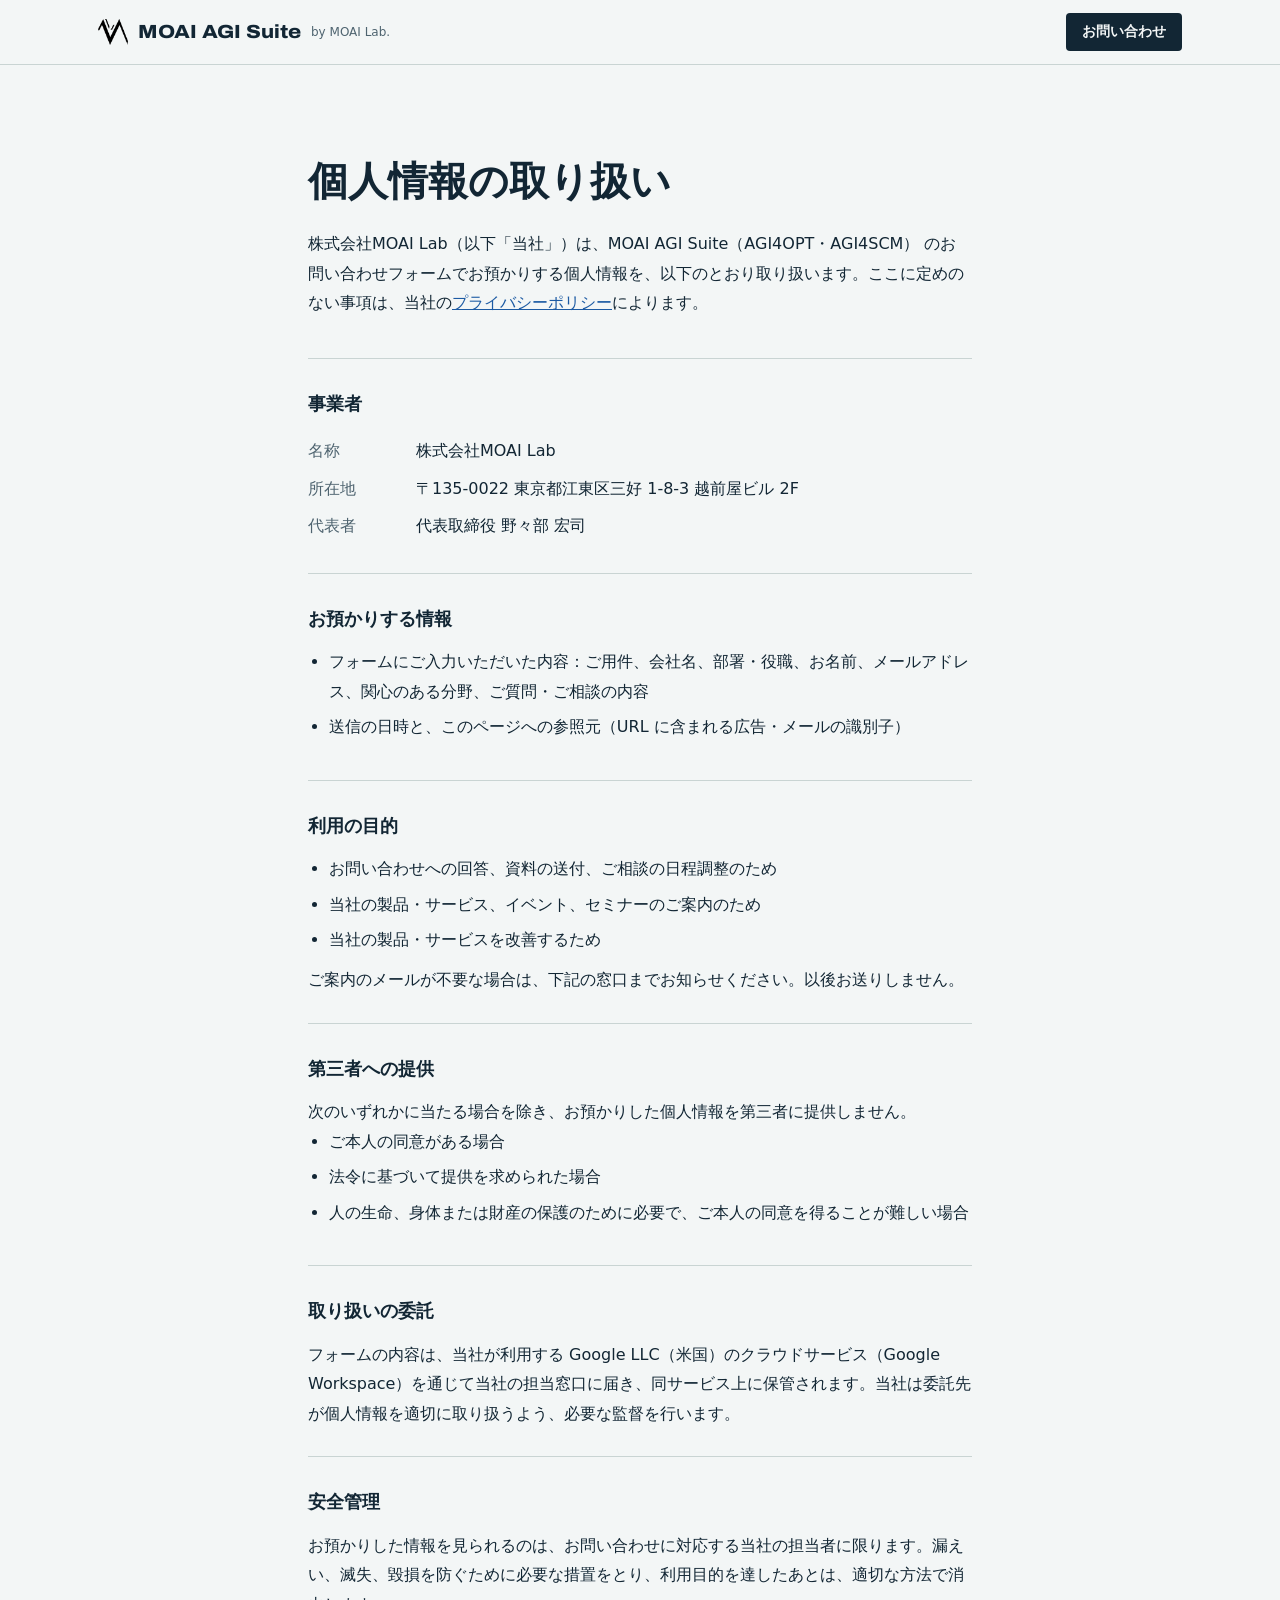
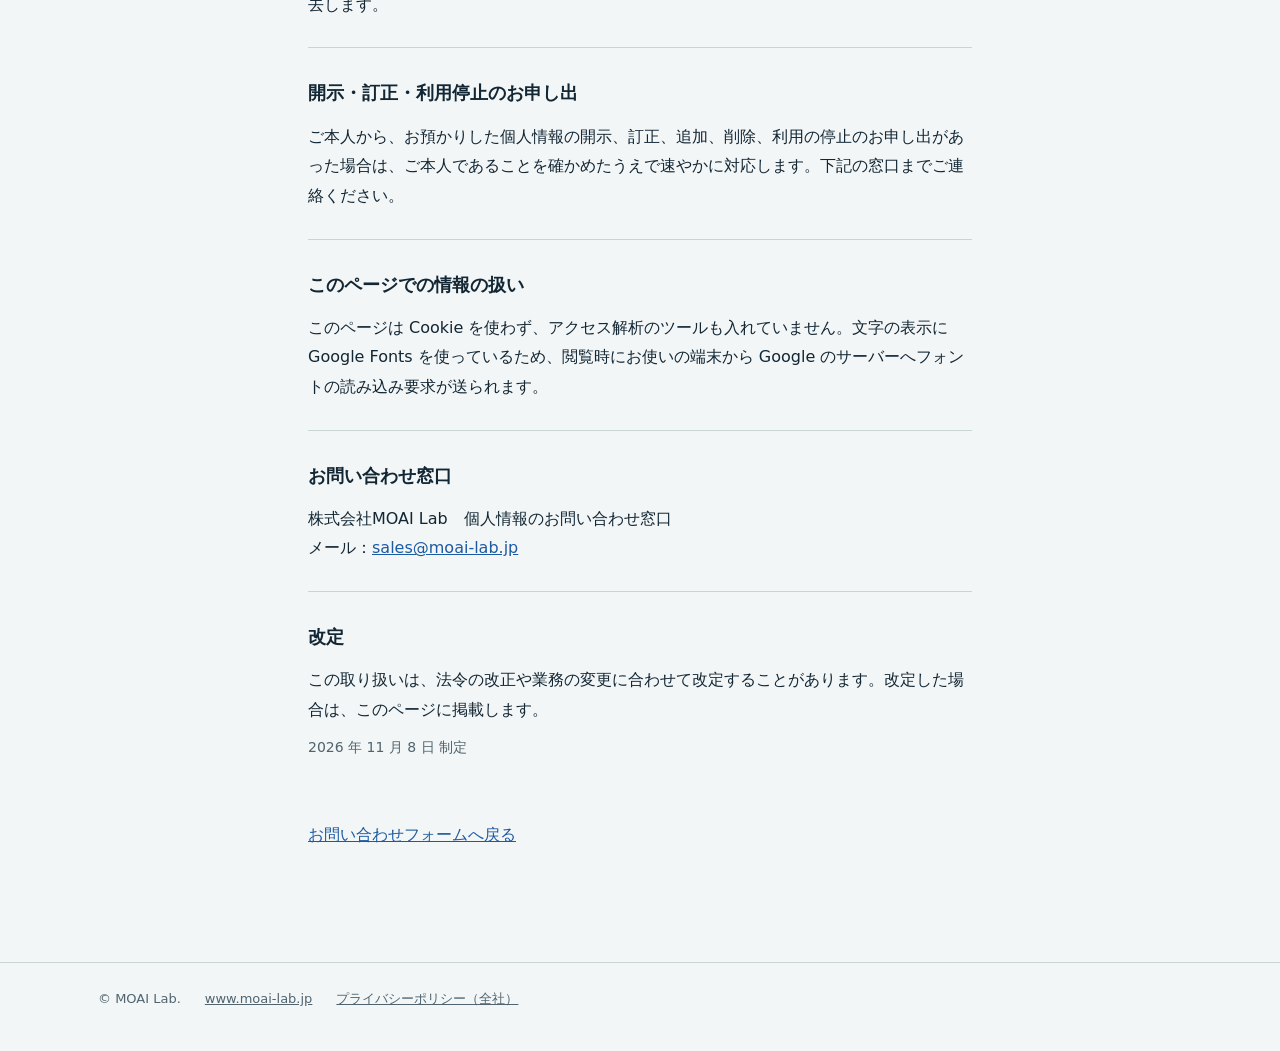
<file: privacy.html>
<!doctype html>
<html lang="ja">
<head>
<meta charset="utf-8">
<meta name="viewport" content="width=device-width, initial-scale=1">
<title>個人情報の取り扱い｜MOAI AGI Suite｜MOAI Lab.</title>
<meta name="description" content="MOAI AGI Suite（AGI4OPT・AGI4SCM） のお問い合わせフォームでお預かりする個人情報の取り扱いについて。株式会社MOAI Lab">
<link rel="canonical" href="https://agi.moai-lab.jp/privacy.html">
<meta name="robots" content="index,follow">
<link rel="icon" href="agi4opt/assets/moai-logo.png">
<link rel="preconnect" href="https://fonts.googleapis.com">
<link rel="preconnect" href="https://fonts.gstatic.com" crossorigin>
<link href="https://fonts.googleapis.com/css2?family=Archivo:wdth,wght@75..125,400..800&family=Zen+Kaku+Gothic+New:wght@400;500;700;900&display=swap" rel="stylesheet">
<style>
:root{--paper:#F3F6F6;--ink:#122634;--muted:#4F6470;--rule:#C9D4D3;--accent:#1C5AA3;--logo-filter:none;
  --sans:"Zen Kaku Gothic New",system-ui,-apple-system,"Hiragino Sans",sans-serif;--num:"Archivo","Zen Kaku Gothic New",sans-serif;--gutter:clamp(16px,4vw,48px)}
@media (prefers-color-scheme:dark){:root:not([data-theme="light"]){--paper:#0C1C26;--ink:#E4ECEA;--muted:#98AEB5;--rule:#2A4859;--accent:#7FAEDC;--logo-filter:invert(1)}}
:root[data-theme="dark"]{--paper:#0C1C26;--ink:#E4ECEA;--muted:#98AEB5;--rule:#2A4859;--accent:#7FAEDC;--logo-filter:invert(1)}
*,*::before,*::after{box-sizing:border-box}
body{margin:0;background:var(--paper);color:var(--ink);font-family:var(--sans);font-size:16px;line-height:1.85;font-feature-settings:"palt" 1;-webkit-font-smoothing:antialiased}
a{color:var(--accent)}
p{margin:0}
:focus-visible{outline:3px solid #F0B429;outline-offset:3px;border-radius:2px}
.skip{position:absolute;left:-999px;top:8px;z-index:100;background:var(--ink);color:var(--paper);padding:8px 14px;border-radius:4px}
.skip:focus{left:8px}
.wrap{max-width:1180px;margin:0 auto;padding:0 var(--gutter)}
.site-head{border-bottom:1px solid var(--rule)}
.site-head .wrap{display:flex;align-items:center;gap:16px;height:64px}
.brand{display:flex;align-items:center;gap:10px;text-decoration:none;color:var(--ink);white-space:nowrap}
.brand img{width:30px;filter:var(--logo-filter)}
.brand b{font-family:var(--num);font-weight:800;font-stretch:112%;font-size:19px}
.brand small{font-size:12px;color:var(--muted)}
.btn{margin-left:auto;display:inline-flex;align-items:center;min-height:38px;padding:0 16px;border-radius:4px;background:var(--ink);color:var(--paper);text-decoration:none;font-weight:700;font-size:14px;white-space:nowrap}
@media (max-width:480px){.brand small{display:none}}
.legal{padding:clamp(48px,7vw,88px) 0 clamp(64px,9vw,112px)}
.legal-wrap{max-width:760px}
.legal-title{font-size:clamp(28px,3.6vw,40px);line-height:1.4;margin:0 0 20px;font-weight:900}
.legal-lead{margin-bottom:40px}
.legal section{padding:28px 0;border-top:1px solid var(--rule)}
.legal h2{font-size:18px;margin:0 0 12px}
.legal p+p{margin-top:10px}
.legal ul{margin:0 0 10px;padding-left:1.3em}
.legal li{margin-bottom:6px}
.legal-dl{margin:0}
.legal-dl>div{display:grid;grid-template-columns:6em minmax(0,1fr);gap:12px;padding:4px 0}
.legal-dl dt{color:var(--muted)}
.legal-dl dd{margin:0}
.legal-date{color:var(--muted);font-size:14px}
.legal-back{margin-top:32px}
footer{border-top:1px solid var(--rule);padding:24px 0 40px;font-size:13px;color:var(--muted)}
footer .wrap{display:flex;flex-wrap:wrap;gap:8px 24px}
footer a{color:inherit}
</style>
</head>
<body>

<a class="skip" href="#main">本文へ移動</a>

<header class="site-head">
  <div class="wrap">
    <a class="brand" href="./" aria-label="MOAI AGI Suite トップへ"><img src="agi4opt/assets/moai-logo.png" alt=""><b>MOAI AGI Suite</b><small>by MOAI Lab.</small></a>
    <a class="btn" href="./#contact">お問い合わせ</a>
  </div>
</header>

<main id="main" class="legal">
  <div class="wrap legal-wrap">
    <h1 class="legal-title">個人情報の取り扱い</h1>
    <p class="legal-lead">株式会社MOAI Lab（以下「当社」）は、MOAI AGI Suite（AGI4OPT・AGI4SCM） のお問い合わせフォームでお預かりする個人情報を、以下のとおり取り扱います。ここに定めのない事項は、当社の<a href="https://www.moai-lab.jp/about/privacy-policy" target="_blank" rel="noopener">プライバシーポリシー</a>によります。</p>

    <section>
      <h2>事業者</h2>
      <dl class="legal-dl">
        <div><dt>名称</dt><dd>株式会社MOAI Lab</dd></div>
        <div><dt>所在地</dt><dd>〒135-0022 東京都江東区三好 1-8-3 越前屋ビル 2F</dd></div>
        <div><dt>代表者</dt><dd>代表取締役 野々部 宏司</dd></div>
      </dl>
    </section>

    <section>
      <h2>お預かりする情報</h2>
      <ul>
        <li>フォームにご入力いただいた内容：ご用件、会社名、部署・役職、お名前、メールアドレス、関心のある分野、ご質問・ご相談の内容</li>
        <li>送信の日時と、このページへの参照元（URL に含まれる広告・メールの識別子）</li>
      </ul>
    </section>

    <section>
      <h2>利用の目的</h2>
      <ul>
        <li>お問い合わせへの回答、資料の送付、ご相談の日程調整のため</li>
        <li>当社の製品・サービス、イベント、セミナーのご案内のため</li>
        <li>当社の製品・サービスを改善するため</li>
      </ul>
      <p>ご案内のメールが不要な場合は、下記の窓口までお知らせください。以後お送りしません。</p>
    </section>

    <section>
      <h2>第三者への提供</h2>
      <p>次のいずれかに当たる場合を除き、お預かりした個人情報を第三者に提供しません。</p>
      <ul>
        <li>ご本人の同意がある場合</li>
        <li>法令に基づいて提供を求められた場合</li>
        <li>人の生命、身体または財産の保護のために必要で、ご本人の同意を得ることが難しい場合</li>
      </ul>
    </section>

    <section>
      <h2>取り扱いの委託</h2>
      <p>フォームの内容は、当社が利用する Google LLC（米国）のクラウドサービス（Google Workspace）を通じて当社の担当窓口に届き、同サービス上に保管されます。当社は委託先が個人情報を適切に取り扱うよう、必要な監督を行います。</p>
    </section>

    <section>
      <h2>安全管理</h2>
      <p>お預かりした情報を見られるのは、お問い合わせに対応する当社の担当者に限ります。漏えい、滅失、毀損を防ぐために必要な措置をとり、利用目的を達したあとは、適切な方法で消去します。</p>
    </section>

    <section>
      <h2>開示・訂正・利用停止のお申し出</h2>
      <p>ご本人から、お預かりした個人情報の開示、訂正、追加、削除、利用の停止のお申し出があった場合は、ご本人であることを確かめたうえで速やかに対応します。下記の窓口までご連絡ください。</p>
    </section>

    <section>
      <h2>このページでの情報の扱い</h2>
      <p>このページは Cookie を使わず、アクセス解析のツールも入れていません。文字の表示に Google Fonts を使っているため、閲覧時にお使いの端末から Google のサーバーへフォントの読み込み要求が送られます。</p>
    </section>

    <section>
      <h2>お問い合わせ窓口</h2>
      <p>株式会社MOAI Lab　個人情報のお問い合わせ窓口<br>
      メール：<a href="mailto:sales@moai-lab.jp">sales@moai-lab.jp</a></p>
    </section>

    <section>
      <h2>改定</h2>
      <p>この取り扱いは、法令の改正や業務の変更に合わせて改定することがあります。改定した場合は、このページに掲載します。</p>
      <p class="legal-date">2026 年 11 月 8 日 制定</p>
    </section>

    <p class="legal-back"><a href="./#contact">お問い合わせフォームへ戻る</a></p>
  </div>
</main>

<footer>
  <div class="wrap">
    <span>&copy; MOAI Lab.</span>
    <a href="https://www.moai-lab.jp/">www.moai-lab.jp</a>
    <a href="https://www.moai-lab.jp/about/privacy-policy">プライバシーポリシー（全社）</a>
  </div>
</footer>

</body>
</html>
</file>
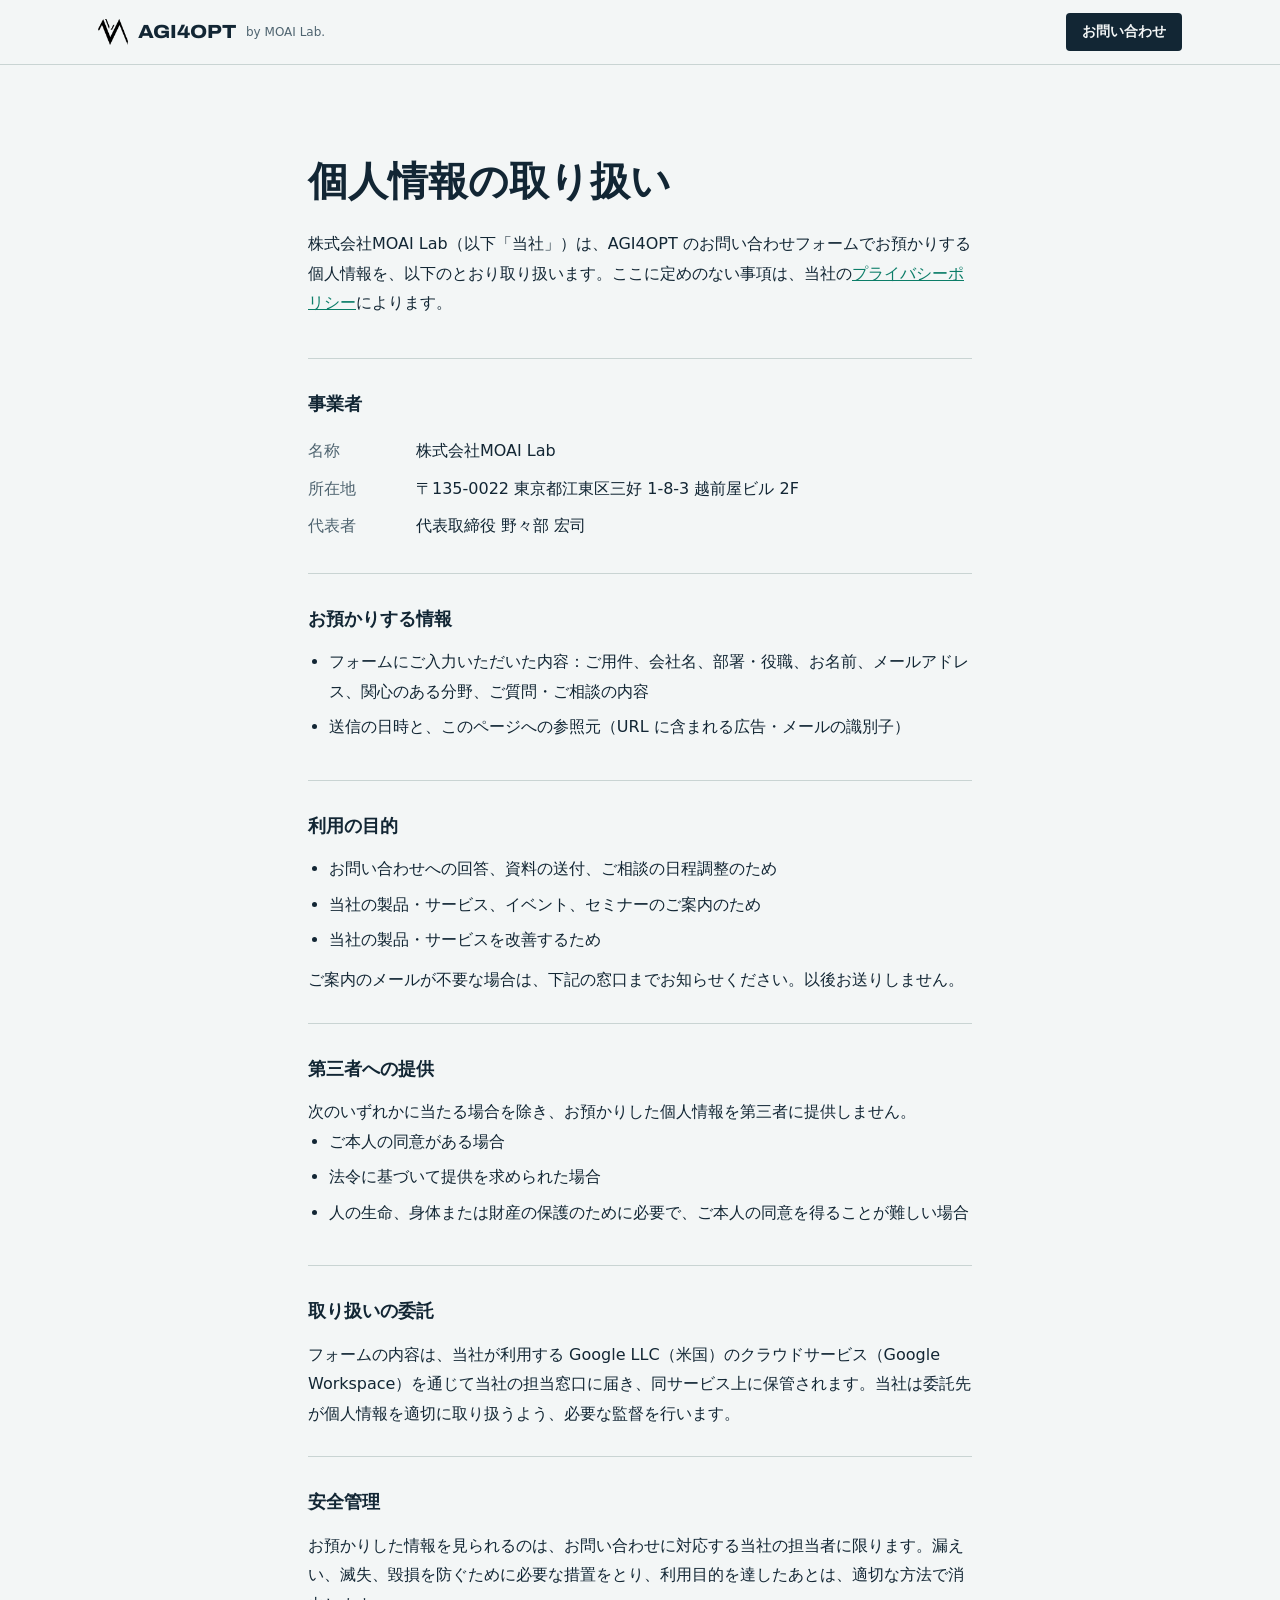
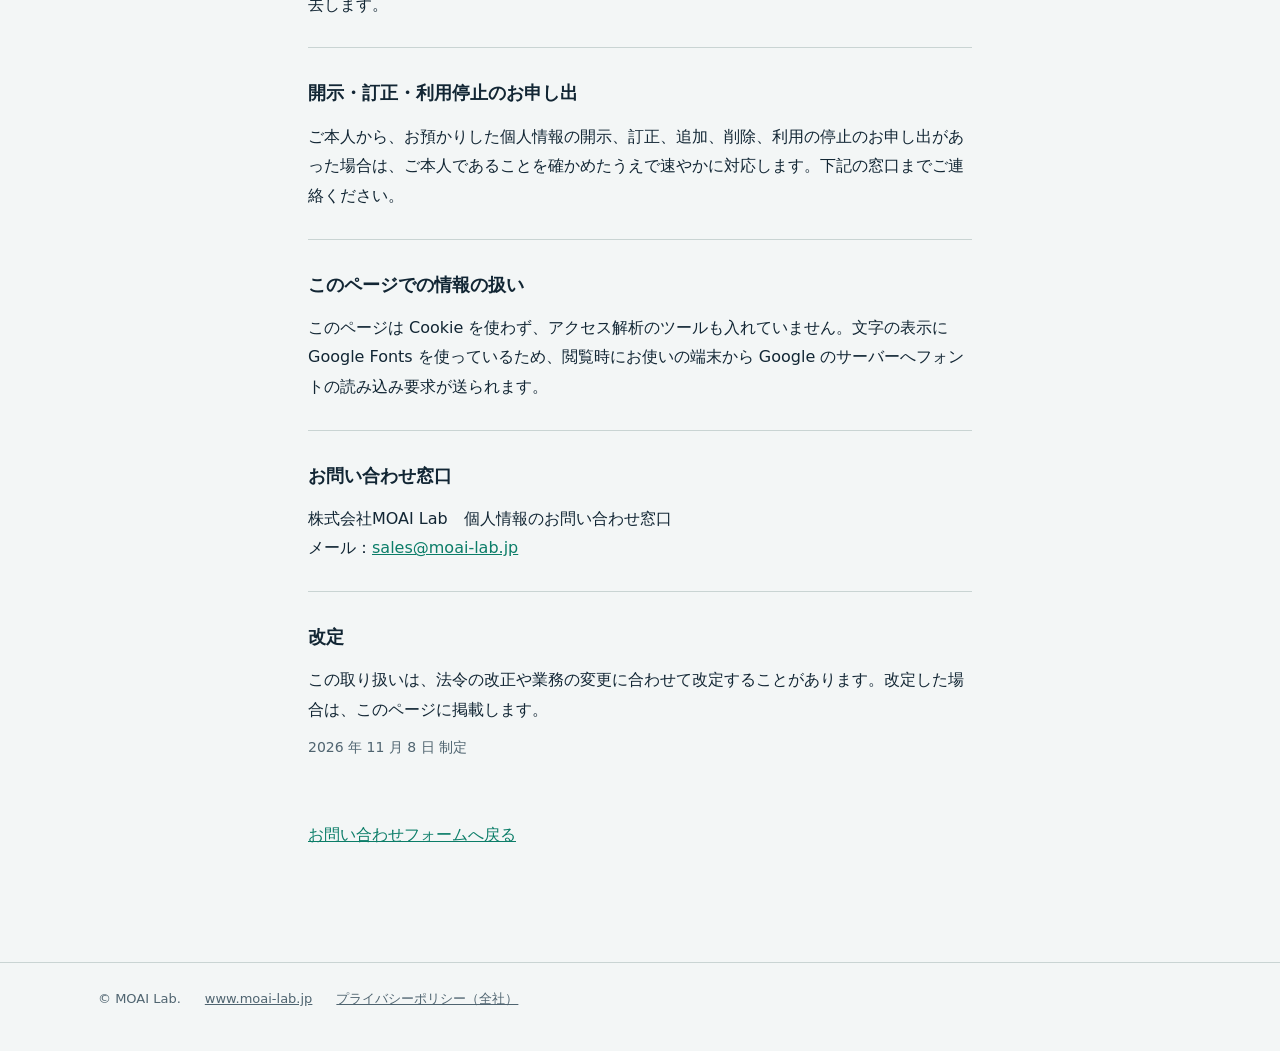
<file: agi4opt-hp/privacy.html>
<!doctype html>
<html lang="ja">
<head>
<meta charset="utf-8">
<meta name="viewport" content="width=device-width, initial-scale=1">
<title>個人情報の取り扱い｜AGI4OPT｜MOAI Lab.</title>
<meta name="description" content="AGI4OPT のお問い合わせフォームでお預かりする個人情報の取り扱いについて。株式会社MOAI Lab">
<link rel="canonical" href="https://agi.moai-lab.jp/agi4opt-hp/privacy.html">
<meta name="robots" content="index,follow">
<link rel="icon" href="assets/moai-logo.png">
<link rel="preconnect" href="https://fonts.googleapis.com">
<link rel="preconnect" href="https://fonts.gstatic.com" crossorigin>
<link href="https://fonts.googleapis.com/css2?family=Archivo:wdth,wght@75..125,400..800&family=Zen+Kaku+Gothic+New:wght@400;500;700;900&display=swap" rel="stylesheet">
<style>
:root{--paper:#F3F6F6;--ink:#122634;--muted:#4F6470;--rule:#C9D4D3;--accent:#0B7D68;--logo-filter:none;
  --sans:"Zen Kaku Gothic New",system-ui,-apple-system,"Hiragino Sans",sans-serif;--num:"Archivo","Zen Kaku Gothic New",sans-serif;--gutter:clamp(16px,4vw,48px)}
@media (prefers-color-scheme:dark){:root:not([data-theme="light"]){--paper:#0C1C26;--ink:#E4ECEA;--muted:#98AEB5;--rule:#2A4859;--accent:#3CC4A3;--logo-filter:invert(1)}}
:root[data-theme="dark"]{--paper:#0C1C26;--ink:#E4ECEA;--muted:#98AEB5;--rule:#2A4859;--accent:#3CC4A3;--logo-filter:invert(1)}
*,*::before,*::after{box-sizing:border-box}
body{margin:0;background:var(--paper);color:var(--ink);font-family:var(--sans);font-size:16px;line-height:1.85;font-feature-settings:"palt" 1;-webkit-font-smoothing:antialiased}
a{color:var(--accent)}
p{margin:0}
:focus-visible{outline:3px solid #F0B429;outline-offset:3px;border-radius:2px}
.skip{position:absolute;left:-999px;top:8px;z-index:100;background:var(--ink);color:var(--paper);padding:8px 14px;border-radius:4px}
.skip:focus{left:8px}
.wrap{max-width:1180px;margin:0 auto;padding:0 var(--gutter)}
.site-head{border-bottom:1px solid var(--rule)}
.site-head .wrap{display:flex;align-items:center;gap:16px;height:64px}
.brand{display:flex;align-items:center;gap:10px;text-decoration:none;color:var(--ink);white-space:nowrap}
.brand img{width:30px;filter:var(--logo-filter)}
.brand b{font-family:var(--num);font-weight:800;font-stretch:112%;font-size:19px}
.brand small{font-size:12px;color:var(--muted)}
.btn{margin-left:auto;display:inline-flex;align-items:center;min-height:38px;padding:0 16px;border-radius:4px;background:var(--ink);color:var(--paper);text-decoration:none;font-weight:700;font-size:14px;white-space:nowrap}
@media (max-width:480px){.brand small{display:none}}
.legal{padding:clamp(48px,7vw,88px) 0 clamp(64px,9vw,112px)}
.legal-wrap{max-width:760px}
.legal-title{font-size:clamp(28px,3.6vw,40px);line-height:1.4;margin:0 0 20px;font-weight:900}
.legal-lead{margin-bottom:40px}
.legal section{padding:28px 0;border-top:1px solid var(--rule)}
.legal h2{font-size:18px;margin:0 0 12px}
.legal p+p{margin-top:10px}
.legal ul{margin:0 0 10px;padding-left:1.3em}
.legal li{margin-bottom:6px}
.legal-dl{margin:0}
.legal-dl>div{display:grid;grid-template-columns:6em minmax(0,1fr);gap:12px;padding:4px 0}
.legal-dl dt{color:var(--muted)}
.legal-dl dd{margin:0}
.legal-date{color:var(--muted);font-size:14px}
.legal-back{margin-top:32px}
footer{border-top:1px solid var(--rule);padding:24px 0 40px;font-size:13px;color:var(--muted)}
footer .wrap{display:flex;flex-wrap:wrap;gap:8px 24px}
footer a{color:inherit}
</style>
</head>
<body>

<a class="skip" href="#main">本文へ移動</a>

<header class="site-head">
  <div class="wrap">
    <a class="brand" href="./" aria-label="AGI4OPT トップへ"><img src="assets/moai-logo.png" alt=""><b>AGI4OPT</b><small>by MOAI Lab.</small></a>
    <a class="btn" href="./#contact">お問い合わせ</a>
  </div>
</header>

<main id="main" class="legal">
  <div class="wrap legal-wrap">
    <h1 class="legal-title">個人情報の取り扱い</h1>
    <p class="legal-lead">株式会社MOAI Lab（以下「当社」）は、AGI4OPT のお問い合わせフォームでお預かりする個人情報を、以下のとおり取り扱います。ここに定めのない事項は、当社の<a href="https://www.moai-lab.jp/about/privacy-policy" target="_blank" rel="noopener">プライバシーポリシー</a>によります。</p>

    <section>
      <h2>事業者</h2>
      <dl class="legal-dl">
        <div><dt>名称</dt><dd>株式会社MOAI Lab</dd></div>
        <div><dt>所在地</dt><dd>〒135-0022 東京都江東区三好 1-8-3 越前屋ビル 2F</dd></div>
        <div><dt>代表者</dt><dd>代表取締役 野々部 宏司</dd></div>
      </dl>
    </section>

    <section>
      <h2>お預かりする情報</h2>
      <ul>
        <li>フォームにご入力いただいた内容：ご用件、会社名、部署・役職、お名前、メールアドレス、関心のある分野、ご質問・ご相談の内容</li>
        <li>送信の日時と、このページへの参照元（URL に含まれる広告・メールの識別子）</li>
      </ul>
    </section>

    <section>
      <h2>利用の目的</h2>
      <ul>
        <li>お問い合わせへの回答、資料の送付、ご相談の日程調整のため</li>
        <li>当社の製品・サービス、イベント、セミナーのご案内のため</li>
        <li>当社の製品・サービスを改善するため</li>
      </ul>
      <p>ご案内のメールが不要な場合は、下記の窓口までお知らせください。以後お送りしません。</p>
    </section>

    <section>
      <h2>第三者への提供</h2>
      <p>次のいずれかに当たる場合を除き、お預かりした個人情報を第三者に提供しません。</p>
      <ul>
        <li>ご本人の同意がある場合</li>
        <li>法令に基づいて提供を求められた場合</li>
        <li>人の生命、身体または財産の保護のために必要で、ご本人の同意を得ることが難しい場合</li>
      </ul>
    </section>

    <section>
      <h2>取り扱いの委託</h2>
      <p>フォームの内容は、当社が利用する Google LLC（米国）のクラウドサービス（Google Workspace）を通じて当社の担当窓口に届き、同サービス上に保管されます。当社は委託先が個人情報を適切に取り扱うよう、必要な監督を行います。</p>
    </section>

    <section>
      <h2>安全管理</h2>
      <p>お預かりした情報を見られるのは、お問い合わせに対応する当社の担当者に限ります。漏えい、滅失、毀損を防ぐために必要な措置をとり、利用目的を達したあとは、適切な方法で消去します。</p>
    </section>

    <section>
      <h2>開示・訂正・利用停止のお申し出</h2>
      <p>ご本人から、お預かりした個人情報の開示、訂正、追加、削除、利用の停止のお申し出があった場合は、ご本人であることを確かめたうえで速やかに対応します。下記の窓口までご連絡ください。</p>
    </section>

    <section>
      <h2>このページでの情報の扱い</h2>
      <p>このページは Cookie を使わず、アクセス解析のツールも入れていません。文字の表示に Google Fonts を使っているため、閲覧時にお使いの端末から Google のサーバーへフォントの読み込み要求が送られます。</p>
    </section>

    <section>
      <h2>お問い合わせ窓口</h2>
      <p>株式会社MOAI Lab　個人情報のお問い合わせ窓口<br>
      メール：<a href="mailto:sales@moai-lab.jp">sales@moai-lab.jp</a></p>
    </section>

    <section>
      <h2>改定</h2>
      <p>この取り扱いは、法令の改正や業務の変更に合わせて改定することがあります。改定した場合は、このページに掲載します。</p>
      <p class="legal-date">2026 年 11 月 8 日 制定</p>
    </section>

    <p class="legal-back"><a href="./#contact">お問い合わせフォームへ戻る</a></p>
  </div>
</main>

<footer>
  <div class="wrap">
    <span>&copy; MOAI Lab.</span>
    <a href="https://www.moai-lab.jp/">www.moai-lab.jp</a>
    <a href="https://www.moai-lab.jp/about/privacy-policy">プライバシーポリシー（全社）</a>
  </div>
</footer>

</body>
</html>
</file>
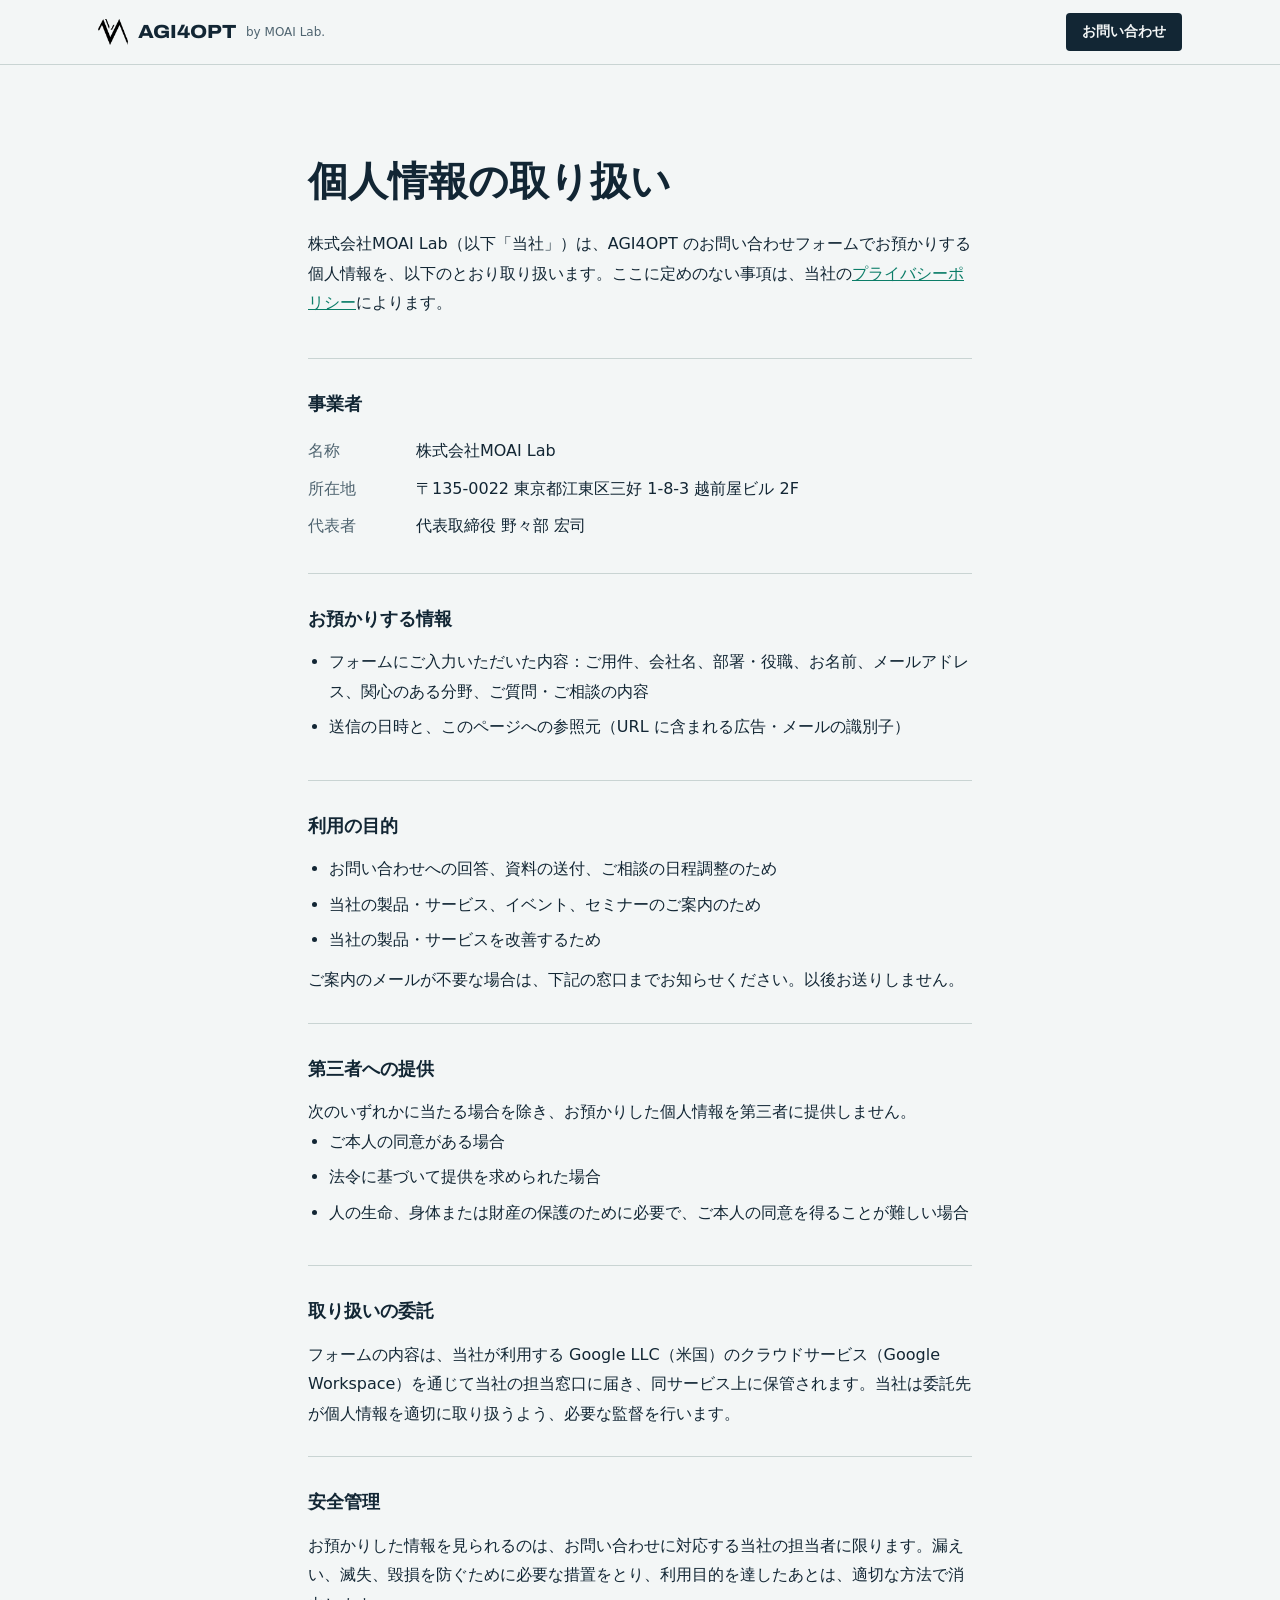
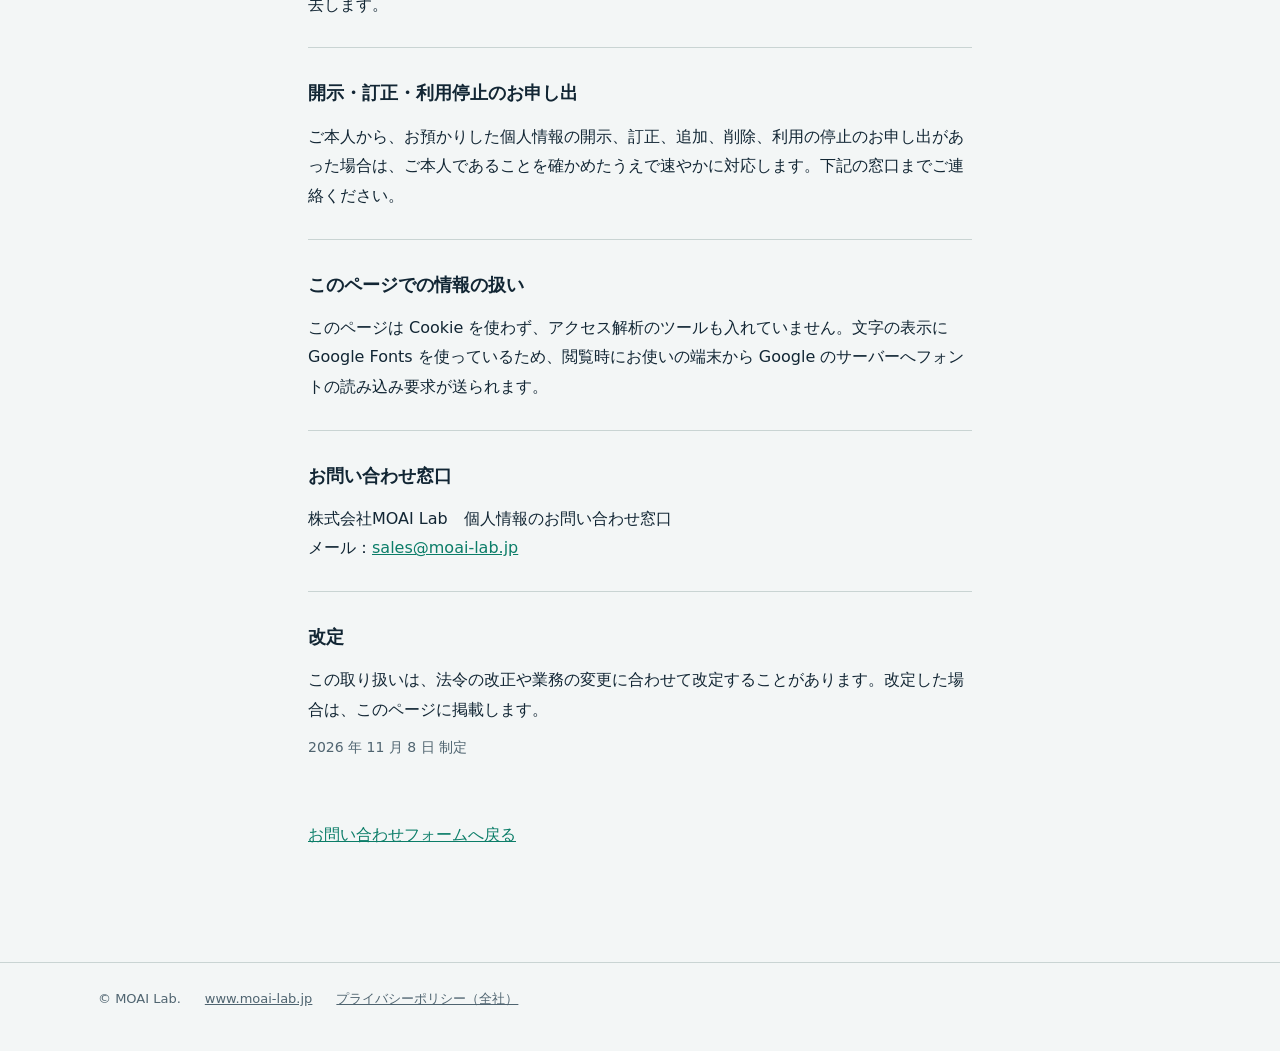
<file: agi4opt/privacy.html>
<!doctype html>
<html lang="ja">
<head>
<meta charset="utf-8">
<meta name="viewport" content="width=device-width, initial-scale=1">
<title>個人情報の取り扱い｜AGI4OPT｜MOAI Lab.</title>
<meta name="description" content="AGI4OPT のお問い合わせフォームでお預かりする個人情報の取り扱いについて。株式会社MOAI Lab">
<link rel="canonical" href="https://agi.moai-lab.jp/agi4opt/privacy.html">
<meta name="robots" content="index,follow">
<link rel="icon" href="assets/moai-logo.png">
<link rel="preconnect" href="https://fonts.googleapis.com">
<link rel="preconnect" href="https://fonts.gstatic.com" crossorigin>
<link href="https://fonts.googleapis.com/css2?family=Archivo:wdth,wght@75..125,400..800&family=Zen+Kaku+Gothic+New:wght@400;500;700;900&display=swap" rel="stylesheet">
<style>
:root{--paper:#F3F6F6;--ink:#122634;--muted:#4F6470;--rule:#C9D4D3;--accent:#0B7D68;--logo-filter:none;
  --sans:"Zen Kaku Gothic New",system-ui,-apple-system,"Hiragino Sans",sans-serif;--num:"Archivo","Zen Kaku Gothic New",sans-serif;--gutter:clamp(16px,4vw,48px)}
@media (prefers-color-scheme:dark){:root:not([data-theme="light"]){--paper:#0C1C26;--ink:#E4ECEA;--muted:#98AEB5;--rule:#2A4859;--accent:#3CC4A3;--logo-filter:invert(1)}}
:root[data-theme="dark"]{--paper:#0C1C26;--ink:#E4ECEA;--muted:#98AEB5;--rule:#2A4859;--accent:#3CC4A3;--logo-filter:invert(1)}
*,*::before,*::after{box-sizing:border-box}
body{margin:0;background:var(--paper);color:var(--ink);font-family:var(--sans);font-size:16px;line-height:1.85;font-feature-settings:"palt" 1;-webkit-font-smoothing:antialiased}
a{color:var(--accent)}
p{margin:0}
:focus-visible{outline:3px solid #F0B429;outline-offset:3px;border-radius:2px}
.skip{position:absolute;left:-999px;top:8px;z-index:100;background:var(--ink);color:var(--paper);padding:8px 14px;border-radius:4px}
.skip:focus{left:8px}
.wrap{max-width:1180px;margin:0 auto;padding:0 var(--gutter)}
.site-head{border-bottom:1px solid var(--rule)}
.site-head .wrap{display:flex;align-items:center;gap:16px;height:64px}
.brand{display:flex;align-items:center;gap:10px;text-decoration:none;color:var(--ink);white-space:nowrap}
.brand img{width:30px;filter:var(--logo-filter)}
.brand b{font-family:var(--num);font-weight:800;font-stretch:112%;font-size:19px}
.brand small{font-size:12px;color:var(--muted)}
.btn{margin-left:auto;display:inline-flex;align-items:center;min-height:38px;padding:0 16px;border-radius:4px;background:var(--ink);color:var(--paper);text-decoration:none;font-weight:700;font-size:14px;white-space:nowrap}
@media (max-width:480px){.brand small{display:none}}
.legal{padding:clamp(48px,7vw,88px) 0 clamp(64px,9vw,112px)}
.legal-wrap{max-width:760px}
.legal-title{font-size:clamp(28px,3.6vw,40px);line-height:1.4;margin:0 0 20px;font-weight:900}
.legal-lead{margin-bottom:40px}
.legal section{padding:28px 0;border-top:1px solid var(--rule)}
.legal h2{font-size:18px;margin:0 0 12px}
.legal p+p{margin-top:10px}
.legal ul{margin:0 0 10px;padding-left:1.3em}
.legal li{margin-bottom:6px}
.legal-dl{margin:0}
.legal-dl>div{display:grid;grid-template-columns:6em minmax(0,1fr);gap:12px;padding:4px 0}
.legal-dl dt{color:var(--muted)}
.legal-dl dd{margin:0}
.legal-date{color:var(--muted);font-size:14px}
.legal-back{margin-top:32px}
footer{border-top:1px solid var(--rule);padding:24px 0 40px;font-size:13px;color:var(--muted)}
footer .wrap{display:flex;flex-wrap:wrap;gap:8px 24px}
footer a{color:inherit}
</style>
</head>
<body>

<a class="skip" href="#main">本文へ移動</a>

<header class="site-head">
  <div class="wrap">
    <a class="brand" href="./" aria-label="AGI4OPT トップへ"><img src="assets/moai-logo.png" alt=""><b>AGI4OPT</b><small>by MOAI Lab.</small></a>
    <a class="btn" href="./#contact">お問い合わせ</a>
  </div>
</header>

<main id="main" class="legal">
  <div class="wrap legal-wrap">
    <h1 class="legal-title">個人情報の取り扱い</h1>
    <p class="legal-lead">株式会社MOAI Lab（以下「当社」）は、AGI4OPT のお問い合わせフォームでお預かりする個人情報を、以下のとおり取り扱います。ここに定めのない事項は、当社の<a href="https://www.moai-lab.jp/about/privacy-policy" target="_blank" rel="noopener">プライバシーポリシー</a>によります。</p>

    <section>
      <h2>事業者</h2>
      <dl class="legal-dl">
        <div><dt>名称</dt><dd>株式会社MOAI Lab</dd></div>
        <div><dt>所在地</dt><dd>〒135-0022 東京都江東区三好 1-8-3 越前屋ビル 2F</dd></div>
        <div><dt>代表者</dt><dd>代表取締役 野々部 宏司</dd></div>
      </dl>
    </section>

    <section>
      <h2>お預かりする情報</h2>
      <ul>
        <li>フォームにご入力いただいた内容：ご用件、会社名、部署・役職、お名前、メールアドレス、関心のある分野、ご質問・ご相談の内容</li>
        <li>送信の日時と、このページへの参照元（URL に含まれる広告・メールの識別子）</li>
      </ul>
    </section>

    <section>
      <h2>利用の目的</h2>
      <ul>
        <li>お問い合わせへの回答、資料の送付、ご相談の日程調整のため</li>
        <li>当社の製品・サービス、イベント、セミナーのご案内のため</li>
        <li>当社の製品・サービスを改善するため</li>
      </ul>
      <p>ご案内のメールが不要な場合は、下記の窓口までお知らせください。以後お送りしません。</p>
    </section>

    <section>
      <h2>第三者への提供</h2>
      <p>次のいずれかに当たる場合を除き、お預かりした個人情報を第三者に提供しません。</p>
      <ul>
        <li>ご本人の同意がある場合</li>
        <li>法令に基づいて提供を求められた場合</li>
        <li>人の生命、身体または財産の保護のために必要で、ご本人の同意を得ることが難しい場合</li>
      </ul>
    </section>

    <section>
      <h2>取り扱いの委託</h2>
      <p>フォームの内容は、当社が利用する Google LLC（米国）のクラウドサービス（Google Workspace）を通じて当社の担当窓口に届き、同サービス上に保管されます。当社は委託先が個人情報を適切に取り扱うよう、必要な監督を行います。</p>
    </section>

    <section>
      <h2>安全管理</h2>
      <p>お預かりした情報を見られるのは、お問い合わせに対応する当社の担当者に限ります。漏えい、滅失、毀損を防ぐために必要な措置をとり、利用目的を達したあとは、適切な方法で消去します。</p>
    </section>

    <section>
      <h2>開示・訂正・利用停止のお申し出</h2>
      <p>ご本人から、お預かりした個人情報の開示、訂正、追加、削除、利用の停止のお申し出があった場合は、ご本人であることを確かめたうえで速やかに対応します。下記の窓口までご連絡ください。</p>
    </section>

    <section>
      <h2>このページでの情報の扱い</h2>
      <p>このページは Cookie を使わず、アクセス解析のツールも入れていません。文字の表示に Google Fonts を使っているため、閲覧時にお使いの端末から Google のサーバーへフォントの読み込み要求が送られます。</p>
    </section>

    <section>
      <h2>お問い合わせ窓口</h2>
      <p>株式会社MOAI Lab　個人情報のお問い合わせ窓口<br>
      メール：<a href="mailto:sales@moai-lab.jp">sales@moai-lab.jp</a></p>
    </section>

    <section>
      <h2>改定</h2>
      <p>この取り扱いは、法令の改正や業務の変更に合わせて改定することがあります。改定した場合は、このページに掲載します。</p>
      <p class="legal-date">2026 年 11 月 8 日 制定</p>
    </section>

    <p class="legal-back"><a href="./#contact">お問い合わせフォームへ戻る</a></p>
  </div>
</main>

<footer>
  <div class="wrap">
    <span>&copy; MOAI Lab.</span>
    <a href="https://www.moai-lab.jp/">www.moai-lab.jp</a>
    <a href="https://www.moai-lab.jp/about/privacy-policy">プライバシーポリシー（全社）</a>
  </div>
</footer>

</body>
</html>
</file>
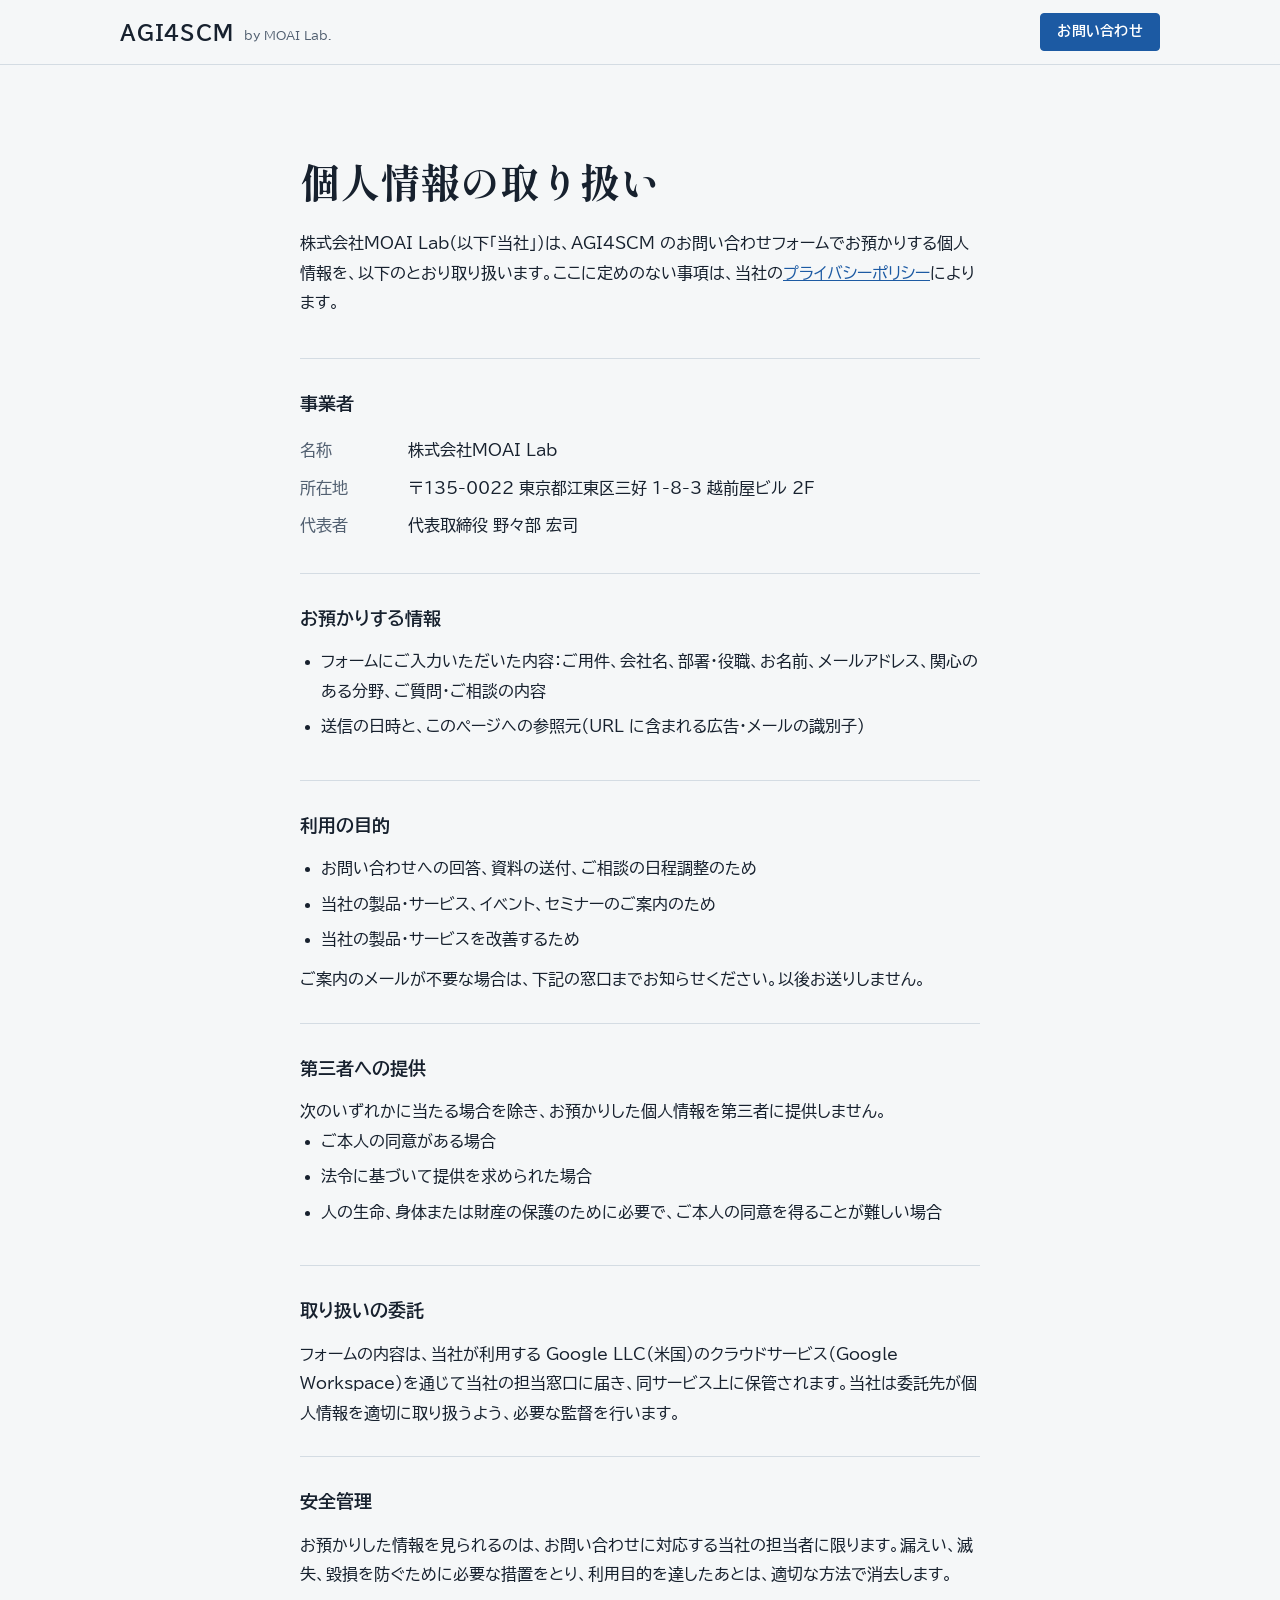
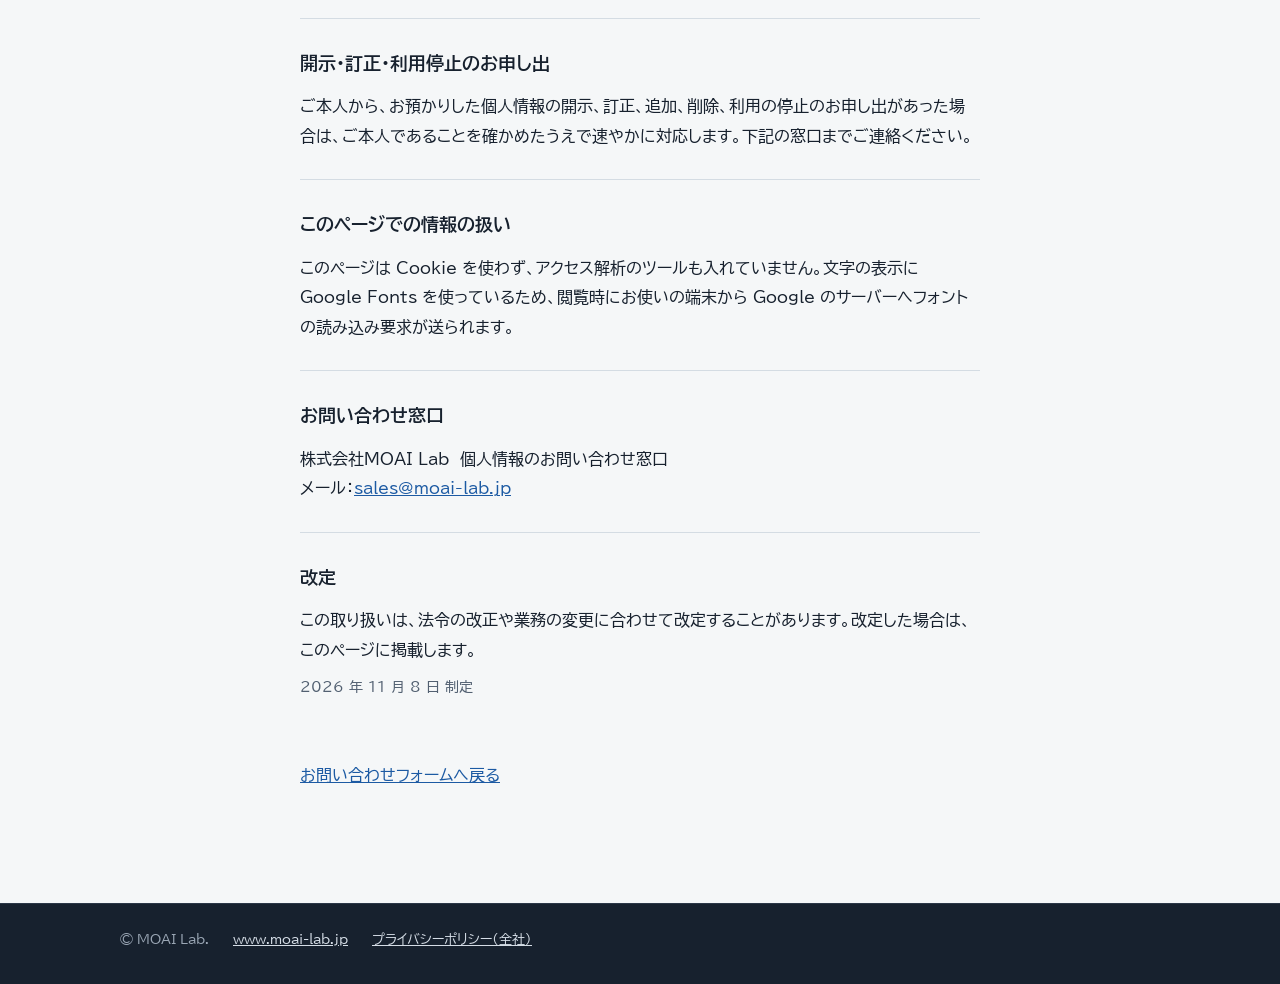
<file: agi4scm-hp/privacy.html>
<!doctype html>
<html lang="ja">
<head>
<meta charset="utf-8">
<meta name="viewport" content="width=device-width, initial-scale=1">
<title>個人情報の取り扱い｜AGI4SCM｜MOAI Lab.</title>
<meta name="description" content="AGI4SCM のお問い合わせフォームでお預かりする個人情報の取り扱いについて。株式会社MOAI Lab">
<link rel="canonical" href="https://agi.moai-lab.jp/agi4scm-hp/privacy.html">
<meta name="robots" content="index,follow">
<link rel="preconnect" href="https://fonts.googleapis.com">
<link rel="preconnect" href="https://fonts.gstatic.com" crossorigin>
<link href="https://fonts.googleapis.com/css2?family=BIZ+UDPGothic:wght@400;700&family=Shippori+Mincho+B1:wght@500;700;800&display=swap" rel="stylesheet">
<link rel="stylesheet" href="style.css">
</head>
<body>

<a class="skip" href="#main">本文へ移動</a>

<header class="site-header">
  <div class="wrap header-row">
    <a class="brand" href="./" aria-label="AGI4SCM トップへ">
      <span class="brand-mark">AGI4SCM</span>
      <span class="brand-by">by MOAI Lab.</span>
    </a>
    <a class="btn btn-small" href="./#contact">お問い合わせ</a>
  </div>
</header>

<main id="main" class="legal">
  <div class="wrap legal-wrap">
    <h1 class="legal-title">個人情報の取り扱い</h1>
    <p class="legal-lead">株式会社MOAI Lab（以下「当社」）は、AGI4SCM のお問い合わせフォームでお預かりする個人情報を、以下のとおり取り扱います。ここに定めのない事項は、当社の<a href="https://www.moai-lab.jp/about/privacy-policy" target="_blank" rel="noopener">プライバシーポリシー</a>によります。</p>

    <section>
      <h2>事業者</h2>
      <dl class="legal-dl">
        <div><dt>名称</dt><dd>株式会社MOAI Lab</dd></div>
        <div><dt>所在地</dt><dd>〒135-0022 東京都江東区三好 1-8-3 越前屋ビル 2F</dd></div>
        <div><dt>代表者</dt><dd>代表取締役 野々部 宏司</dd></div>
      </dl>
    </section>

    <section>
      <h2>お預かりする情報</h2>
      <ul>
        <li>フォームにご入力いただいた内容：ご用件、会社名、部署・役職、お名前、メールアドレス、関心のある分野、ご質問・ご相談の内容</li>
        <li>送信の日時と、このページへの参照元（URL に含まれる広告・メールの識別子）</li>
      </ul>
    </section>

    <section>
      <h2>利用の目的</h2>
      <ul>
        <li>お問い合わせへの回答、資料の送付、ご相談の日程調整のため</li>
        <li>当社の製品・サービス、イベント、セミナーのご案内のため</li>
        <li>当社の製品・サービスを改善するため</li>
      </ul>
      <p>ご案内のメールが不要な場合は、下記の窓口までお知らせください。以後お送りしません。</p>
    </section>

    <section>
      <h2>第三者への提供</h2>
      <p>次のいずれかに当たる場合を除き、お預かりした個人情報を第三者に提供しません。</p>
      <ul>
        <li>ご本人の同意がある場合</li>
        <li>法令に基づいて提供を求められた場合</li>
        <li>人の生命、身体または財産の保護のために必要で、ご本人の同意を得ることが難しい場合</li>
      </ul>
    </section>

    <section>
      <h2>取り扱いの委託</h2>
      <p>フォームの内容は、当社が利用する Google LLC（米国）のクラウドサービス（Google Workspace）を通じて当社の担当窓口に届き、同サービス上に保管されます。当社は委託先が個人情報を適切に取り扱うよう、必要な監督を行います。</p>
    </section>

    <section>
      <h2>安全管理</h2>
      <p>お預かりした情報を見られるのは、お問い合わせに対応する当社の担当者に限ります。漏えい、滅失、毀損を防ぐために必要な措置をとり、利用目的を達したあとは、適切な方法で消去します。</p>
    </section>

    <section>
      <h2>開示・訂正・利用停止のお申し出</h2>
      <p>ご本人から、お預かりした個人情報の開示、訂正、追加、削除、利用の停止のお申し出があった場合は、ご本人であることを確かめたうえで速やかに対応します。下記の窓口までご連絡ください。</p>
    </section>

    <section>
      <h2>このページでの情報の扱い</h2>
      <p>このページは Cookie を使わず、アクセス解析のツールも入れていません。文字の表示に Google Fonts を使っているため、閲覧時にお使いの端末から Google のサーバーへフォントの読み込み要求が送られます。</p>
    </section>

    <section>
      <h2>お問い合わせ窓口</h2>
      <p>株式会社MOAI Lab　個人情報のお問い合わせ窓口<br>
      メール：<a href="mailto:sales@moai-lab.jp">sales@moai-lab.jp</a></p>
    </section>

    <section>
      <h2>改定</h2>
      <p>この取り扱いは、法令の改正や業務の変更に合わせて改定することがあります。改定した場合は、このページに掲載します。</p>
      <p class="legal-date">2026 年 11 月 8 日 制定</p>
    </section>

    <p class="legal-back"><a href="./#contact">お問い合わせフォームへ戻る</a></p>
  </div>
</main>

<footer class="site-footer">
  <div class="wrap footer-row">
    <span>&copy; MOAI Lab.</span>
    <a href="https://www.moai-lab.jp/">www.moai-lab.jp</a>
    <a href="https://www.moai-lab.jp/about/privacy-policy">プライバシーポリシー（全社）</a>
  </div>
</footer>

</body>
</html>
</file>
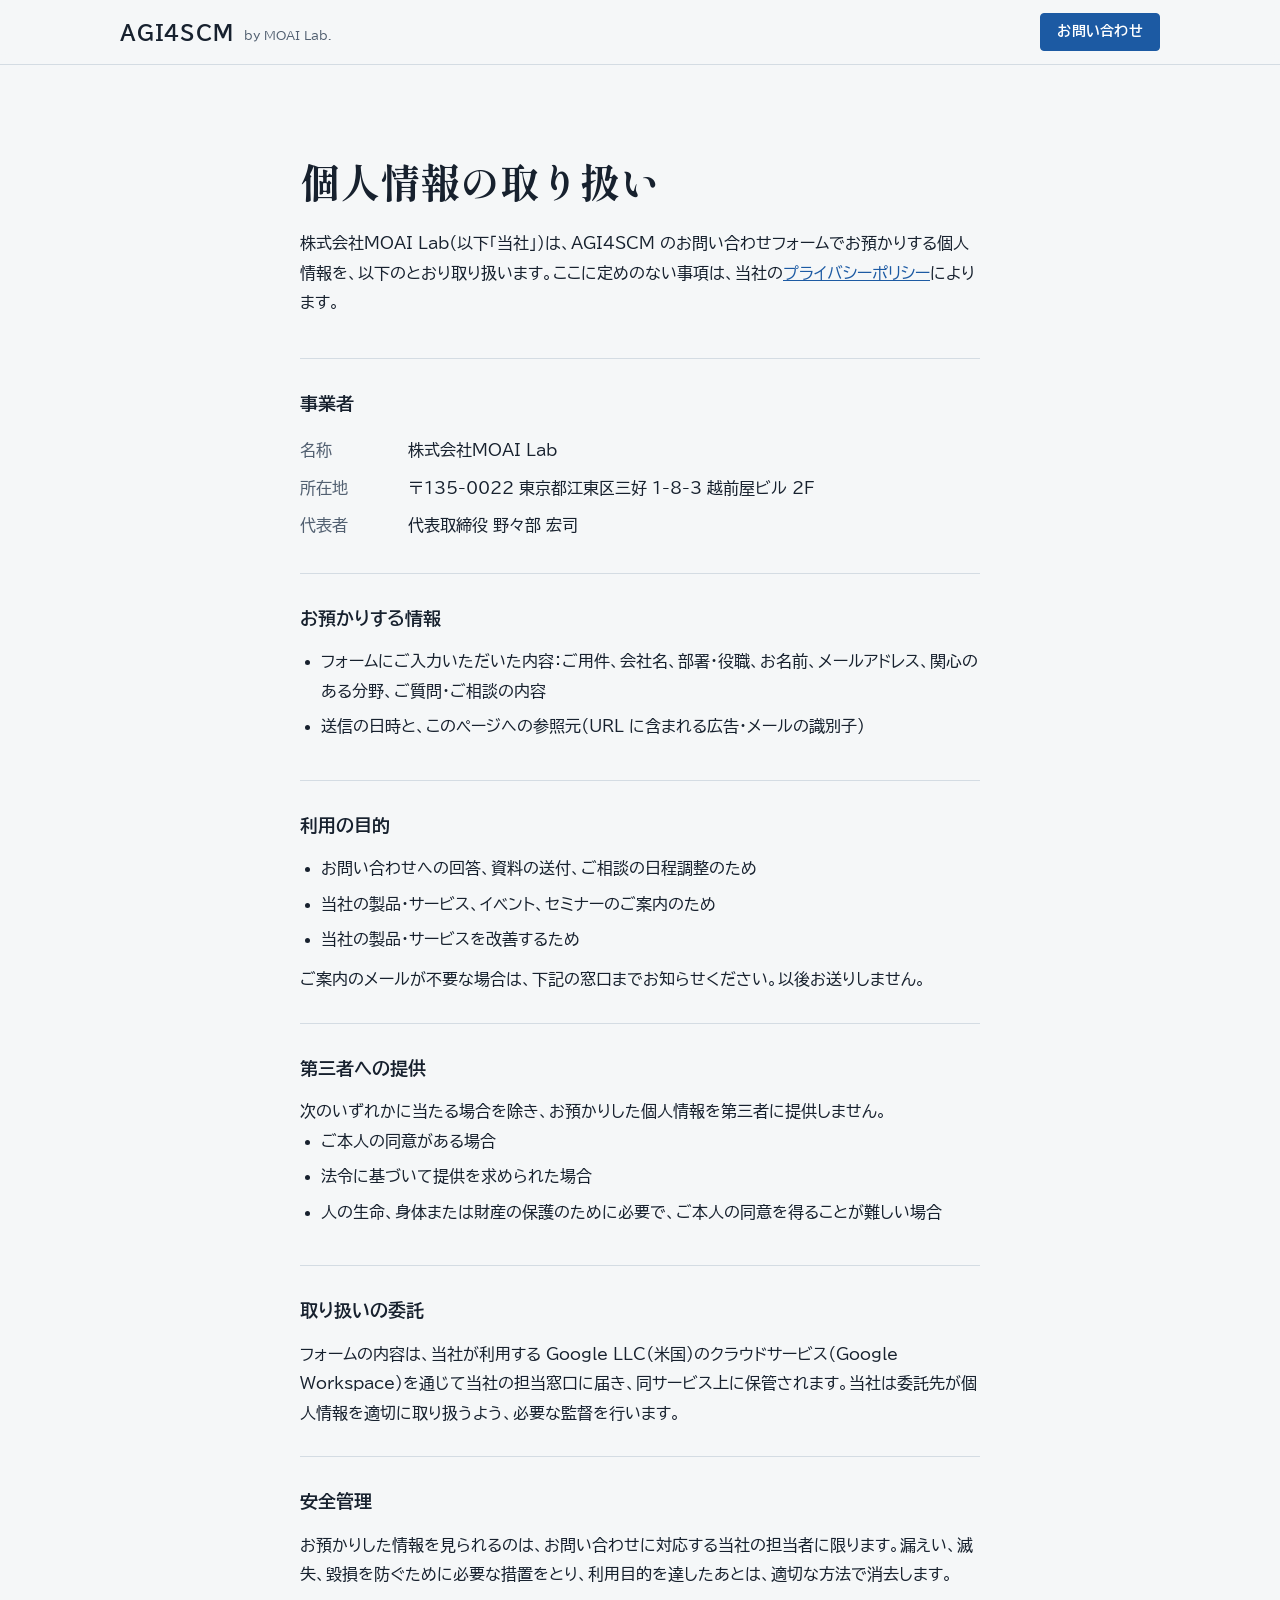
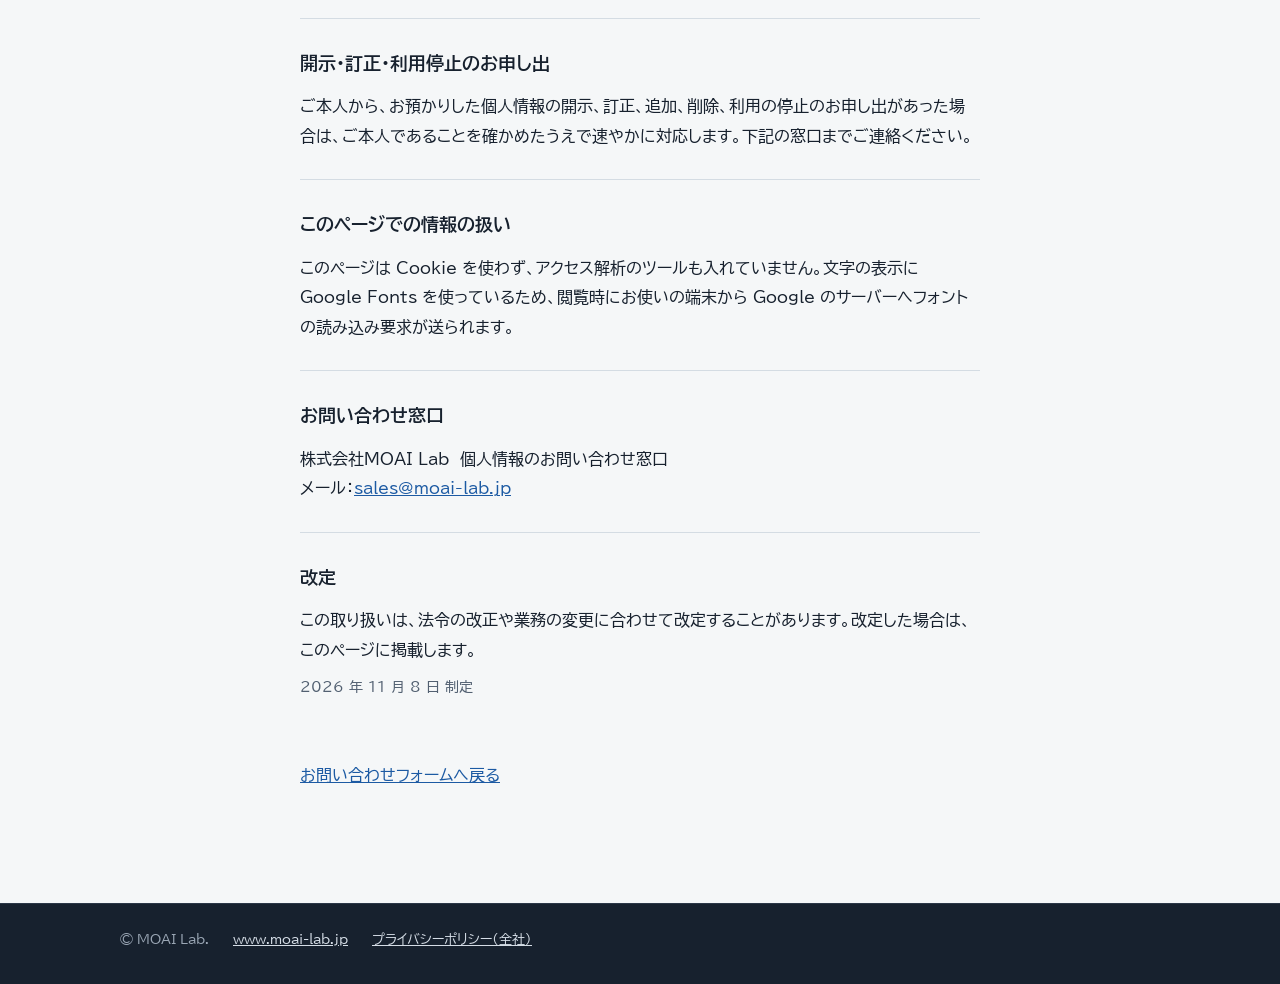
<file: agi4scm/privacy.html>
<!doctype html>
<html lang="ja">
<head>
<meta charset="utf-8">
<meta name="viewport" content="width=device-width, initial-scale=1">
<title>個人情報の取り扱い｜AGI4SCM｜MOAI Lab.</title>
<meta name="description" content="AGI4SCM のお問い合わせフォームでお預かりする個人情報の取り扱いについて。株式会社MOAI Lab">
<link rel="canonical" href="https://agi.moai-lab.jp/agi4scm/privacy.html">
<meta name="robots" content="index,follow">
<link rel="preconnect" href="https://fonts.googleapis.com">
<link rel="preconnect" href="https://fonts.gstatic.com" crossorigin>
<link href="https://fonts.googleapis.com/css2?family=BIZ+UDPGothic:wght@400;700&family=Shippori+Mincho+B1:wght@500;700;800&display=swap" rel="stylesheet">
<link rel="stylesheet" href="style.css">
</head>
<body>

<a class="skip" href="#main">本文へ移動</a>

<header class="site-header">
  <div class="wrap header-row">
    <a class="brand" href="./" aria-label="AGI4SCM トップへ">
      <span class="brand-mark">AGI4SCM</span>
      <span class="brand-by">by MOAI Lab.</span>
    </a>
    <a class="btn btn-small" href="./#contact">お問い合わせ</a>
  </div>
</header>

<main id="main" class="legal">
  <div class="wrap legal-wrap">
    <h1 class="legal-title">個人情報の取り扱い</h1>
    <p class="legal-lead">株式会社MOAI Lab（以下「当社」）は、AGI4SCM のお問い合わせフォームでお預かりする個人情報を、以下のとおり取り扱います。ここに定めのない事項は、当社の<a href="https://www.moai-lab.jp/about/privacy-policy" target="_blank" rel="noopener">プライバシーポリシー</a>によります。</p>

    <section>
      <h2>事業者</h2>
      <dl class="legal-dl">
        <div><dt>名称</dt><dd>株式会社MOAI Lab</dd></div>
        <div><dt>所在地</dt><dd>〒135-0022 東京都江東区三好 1-8-3 越前屋ビル 2F</dd></div>
        <div><dt>代表者</dt><dd>代表取締役 野々部 宏司</dd></div>
      </dl>
    </section>

    <section>
      <h2>お預かりする情報</h2>
      <ul>
        <li>フォームにご入力いただいた内容：ご用件、会社名、部署・役職、お名前、メールアドレス、関心のある分野、ご質問・ご相談の内容</li>
        <li>送信の日時と、このページへの参照元（URL に含まれる広告・メールの識別子）</li>
      </ul>
    </section>

    <section>
      <h2>利用の目的</h2>
      <ul>
        <li>お問い合わせへの回答、資料の送付、ご相談の日程調整のため</li>
        <li>当社の製品・サービス、イベント、セミナーのご案内のため</li>
        <li>当社の製品・サービスを改善するため</li>
      </ul>
      <p>ご案内のメールが不要な場合は、下記の窓口までお知らせください。以後お送りしません。</p>
    </section>

    <section>
      <h2>第三者への提供</h2>
      <p>次のいずれかに当たる場合を除き、お預かりした個人情報を第三者に提供しません。</p>
      <ul>
        <li>ご本人の同意がある場合</li>
        <li>法令に基づいて提供を求められた場合</li>
        <li>人の生命、身体または財産の保護のために必要で、ご本人の同意を得ることが難しい場合</li>
      </ul>
    </section>

    <section>
      <h2>取り扱いの委託</h2>
      <p>フォームの内容は、当社が利用する Google LLC（米国）のクラウドサービス（Google Workspace）を通じて当社の担当窓口に届き、同サービス上に保管されます。当社は委託先が個人情報を適切に取り扱うよう、必要な監督を行います。</p>
    </section>

    <section>
      <h2>安全管理</h2>
      <p>お預かりした情報を見られるのは、お問い合わせに対応する当社の担当者に限ります。漏えい、滅失、毀損を防ぐために必要な措置をとり、利用目的を達したあとは、適切な方法で消去します。</p>
    </section>

    <section>
      <h2>開示・訂正・利用停止のお申し出</h2>
      <p>ご本人から、お預かりした個人情報の開示、訂正、追加、削除、利用の停止のお申し出があった場合は、ご本人であることを確かめたうえで速やかに対応します。下記の窓口までご連絡ください。</p>
    </section>

    <section>
      <h2>このページでの情報の扱い</h2>
      <p>このページは Cookie を使わず、アクセス解析のツールも入れていません。文字の表示に Google Fonts を使っているため、閲覧時にお使いの端末から Google のサーバーへフォントの読み込み要求が送られます。</p>
    </section>

    <section>
      <h2>お問い合わせ窓口</h2>
      <p>株式会社MOAI Lab　個人情報のお問い合わせ窓口<br>
      メール：<a href="mailto:sales@moai-lab.jp">sales@moai-lab.jp</a></p>
    </section>

    <section>
      <h2>改定</h2>
      <p>この取り扱いは、法令の改正や業務の変更に合わせて改定することがあります。改定した場合は、このページに掲載します。</p>
      <p class="legal-date">2026 年 11 月 8 日 制定</p>
    </section>

    <p class="legal-back"><a href="./#contact">お問い合わせフォームへ戻る</a></p>
  </div>
</main>

<footer class="site-footer">
  <div class="wrap footer-row">
    <span>&copy; MOAI Lab.</span>
    <a href="https://www.moai-lab.jp/">www.moai-lab.jp</a>
    <a href="https://www.moai-lab.jp/about/privacy-policy">プライバシーポリシー（全社）</a>
  </div>
</footer>

</body>
</html>
</file>
<file: agi4scm-hp/style.css>
/* AGI4SCM landing page
   Concept: the plain-language request is the product. Requests are set in a
   Mincho face, like a note handed to a colleague; everything else is quiet
   UD Gothic so the real dashboards carry the visual weight. */

:root {
  --paper: #f5f7f8;
  --white: #ffffff;
  --ink: #17212e;
  --sub: #526071;
  --line: #d4dce3;
  --harbor: #1c5aa3;
  --harbor-deep: #0e3666;
  --harbor-wash: #e7eef6;
  --signal: #f0b429;

  --mincho: "Shippori Mincho B1", "Hiragino Mincho ProN", "Yu Mincho", serif;
  --gothic: "BIZ UDPGothic", "Hiragino Sans", "Yu Gothic", system-ui, sans-serif;

  --wrap: 1120px;
  --gutter: clamp(16px, 4vw, 40px);
  --r-sm: 4px;
  --r-md: 10px;
  color-scheme: light;
}

*, *::before, *::after { box-sizing: border-box; }
html { scroll-behavior: smooth; scroll-padding-top: 72px; }
body {
  margin: 0;
  background: var(--paper);
  color: var(--ink);
  font-family: var(--gothic);
  font-size: 16px;
  line-height: 1.85;
  -webkit-font-smoothing: antialiased;
  text-rendering: optimizeLegibility;
}
img { max-width: 100%; height: auto; display: block; }
a { color: var(--harbor); }
h1, h2, h3 { margin: 0; font-weight: 700; word-break: auto-phrase; }
.req-text, .cta-request, .plan-tag { word-break: auto-phrase; }
p { margin: 0; }

:focus-visible { outline: 3px solid var(--signal); outline-offset: 3px; border-radius: 2px; }

.skip {
  position: absolute; left: -999px; top: 8px; z-index: 100;
  background: var(--ink); color: var(--white); padding: 8px 14px; border-radius: var(--r-sm);
}
.skip:focus { left: 8px; }

.wrap { max-width: var(--wrap); margin: 0 auto; padding: 0 var(--gutter); }

/* Buttons */
.btn {
  display: inline-flex; align-items: center; justify-content: center;
  min-height: 48px; padding: 0 24px;
  background: var(--harbor); color: var(--white);
  border: 1.5px solid var(--harbor); border-radius: var(--r-sm);
  font-family: var(--gothic); font-weight: 700; font-size: 15px;
  text-decoration: none; letter-spacing: .02em;
  transition: background-color .15s, border-color .15s, color .15s;
}
.btn:hover { background: var(--harbor-deep); border-color: var(--harbor-deep); }
.btn-ghost { background: transparent; color: var(--harbor); }
.btn-ghost:hover { background: var(--harbor-wash); color: var(--harbor-deep); border-color: var(--harbor-deep); }
.btn-small { min-height: 38px; padding: 0 16px; font-size: 14px; }
.btn-light { background: var(--white); color: var(--harbor-deep); border-color: var(--white); }
.btn-light:hover { background: var(--signal); border-color: var(--signal); color: var(--ink); }

/* Header */
.site-header {
  position: sticky; top: 0; z-index: 50;
  background: rgba(245, 247, 248, .92);
  backdrop-filter: saturate(1.4) blur(8px);
  border-bottom: 1px solid var(--line);
}
.header-row { display: flex; align-items: center; gap: 24px; height: 64px; }
.brand { display: flex; align-items: baseline; gap: 10px; text-decoration: none; color: var(--ink); margin-right: auto; }
.brand-mark { font-family: var(--gothic); font-weight: 700; font-size: 20px; letter-spacing: .04em; }
.brand-by { font-size: 12px; color: var(--sub); }
.nav { display: flex; gap: 22px; }
.nav a { color: var(--ink); text-decoration: none; font-size: 14px; }
.nav a:hover { color: var(--harbor); text-decoration: underline; text-underline-offset: 6px; }

/* Hero */
.hero { padding: clamp(48px, 8vw, 96px) 0 clamp(40px, 6vw, 72px); overflow: hidden; }
.hero-grid { display: grid; grid-template-columns: minmax(0, 1.08fr) minmax(0, .92fr); gap: clamp(32px, 5vw, 64px); align-items: center; }
.hero-kicker { font-size: 15px; color: var(--harbor); font-weight: 700; margin-bottom: 20px; }
.hero-request {
  font-family: var(--mincho); font-weight: 700;
  font-size: clamp(32px, 4.6vw, 54px);
  line-height: 1.42; letter-spacing: .01em;
  min-height: calc(1.42em * 3);
  margin-bottom: 28px;
  font-feature-settings: "palt";
}
.caret {
  display: inline-block; width: .08em; height: .9em; margin-left: .06em;
  background: var(--signal); vertical-align: -.08em;
  animation: blink 1.05s steps(1) infinite;
}
@keyframes blink { 50% { opacity: 0; } }
.hero-lead { font-size: 17px; color: var(--ink); max-width: 34em; margin-bottom: 32px; }
.hero-lead strong { font-weight: 700; background: linear-gradient(transparent 62%, rgba(240, 180, 41, .38) 62%); }
.hero-actions { display: flex; flex-wrap: wrap; gap: 12px; }

.hero-shot { margin: 0; }
.shot-frame {
  background: var(--white); border: 1px solid var(--line); border-radius: var(--r-md);
  box-shadow: 0 1px 0 var(--line), 0 24px 48px -28px rgba(14, 54, 102, .35);
  overflow: hidden;
  transform: rotate(-.6deg);
}
.shot-bar { display: flex; align-items: center; gap: 6px; height: 32px; padding: 0 12px; border-bottom: 1px solid var(--line); background: #fbfcfd; }
.shot-bar i { width: 9px; height: 9px; border-radius: 50%; background: var(--line); }
.shot-bar span { margin-left: 10px; font-size: 12px; color: var(--sub); }
.shot-frame img { aspect-ratio: 4 / 3.4; object-fit: cover; object-position: top center; width: 100%; transition: opacity .35s; }
.shot-frame img.is-fading { opacity: 0; }
.hero-shot figcaption { font-size: 13px; color: var(--sub); margin-top: 14px; }

/* Domains */
.domains { border-top: 1px solid var(--line); border-bottom: 1px solid var(--line); background: var(--white); }
.domain-list { list-style: none; margin: 0; padding: 18px 0; display: flex; flex-wrap: wrap; gap: 8px 28px; font-size: 14px; color: var(--sub); }
.domain-list li { white-space: nowrap; }

/* Sections */
.section { padding: clamp(64px, 9vw, 112px) 0; }
.section-tint { background: var(--harbor-wash); }
.h2 {
  font-family: var(--mincho); font-weight: 700;
  font-size: clamp(26px, 3.2vw, 38px); line-height: 1.45;
  margin-bottom: 18px; font-feature-settings: "palt";
  max-width: 24em;
}
.section-lead { color: var(--sub); max-width: 40em; margin-bottom: 48px; }
.note { font-size: 14px; color: var(--sub); margin-top: 24px; }

/* Steps (a real sequence) */
.steps { list-style: none; margin: 0; padding: 0; counter-reset: step; display: grid; grid-template-columns: repeat(4, minmax(0, 1fr)); gap: 0; border-top: 2px solid var(--ink); }
.steps li { counter-increment: step; padding: 24px 24px 8px 0; position: relative; }
.steps li + li { padding-left: 24px; border-left: 1px solid var(--line); }
.steps li::before {
  content: counter(step);
  display: block; font-family: var(--mincho); font-weight: 800;
  font-size: 44px; line-height: 1; color: var(--harbor); margin-bottom: 18px;
}
.steps h3 { font-size: 17px; margin-bottom: 10px; }
.steps p { font-size: 15px; color: var(--sub); }

/* Comparison */
.compare { background: var(--white); border-radius: var(--r-md); border: 1px solid var(--line); overflow: hidden; }
.compare-row { display: grid; grid-template-columns: 9em minmax(0, 1fr) minmax(0, 1fr); }
.compare-row > span { padding: 18px 22px; font-size: 15px; border-top: 1px solid var(--line); }
.compare-row > span:nth-child(2) { color: var(--sub); }
.compare-row > span:nth-child(3) { background: #f4f8fc; font-weight: 700; border-left: 3px solid var(--harbor); }
.compare-row > [role="rowheader"] { font-weight: 700; color: var(--ink); }
.compare-head > span { border-top: 0; font-size: 14px; font-weight: 700; padding-top: 16px; padding-bottom: 16px; }
.compare-head > span:nth-child(3) { color: var(--harbor-deep); }

/* Gallery */
.gallery { display: grid; grid-template-columns: minmax(0, 5fr) minmax(0, 7fr); gap: clamp(24px, 4vw, 48px); align-items: start; }
.requests { display: flex; flex-direction: column; border-top: 1px solid var(--line); }
.requests button {
  display: grid; grid-template-columns: 7.5em minmax(0, 1fr); gap: 12px; align-items: baseline;
  text-align: left; width: 100%;
  background: transparent; border: 0; border-bottom: 1px solid var(--line);
  padding: 14px 12px 14px 14px; cursor: pointer; color: var(--ink);
  border-left: 3px solid transparent;
  transition: background-color .15s, border-color .15s;
}
.requests button:hover { background: var(--white); }
.requests button[aria-selected="true"] { background: var(--white); border-left-color: var(--harbor); }
.req-domain { font-family: var(--gothic); font-size: 13px; color: var(--sub); }
.req-text { font-family: var(--mincho); font-weight: 500; font-size: 17px; line-height: 1.6; }
.requests button[aria-selected="true"] .req-text { font-weight: 700; }
.requests button[aria-selected="true"] .req-domain { color: var(--harbor); font-weight: 700; }

.panel { position: sticky; top: 88px; }
.panel-text { margin-bottom: 18px; min-height: 7.5em; }
.panel-title { font-size: 20px; margin-bottom: 8px; }
.panel-desc { color: var(--sub); font-size: 15px; max-width: 36em; }
.panel-shot { position: relative; display: block; border: 1px solid var(--line); border-radius: var(--r-md); overflow: hidden; background: var(--white); }
.panel-shot img { width: 100%; aspect-ratio: 4 / 3.3; object-fit: cover; object-position: top center; }
.panel-open {
  position: absolute; right: 12px; bottom: 12px;
  background: var(--ink); color: var(--white); font-size: 13px; padding: 6px 12px; border-radius: var(--r-sm);
}
.panel-shot:hover .panel-open { background: var(--harbor); }

/* Plans */
.plans { display: grid; grid-template-columns: repeat(2, minmax(0, 1fr)); gap: 24px; }
.plan { background: var(--white); border: 1px solid var(--line); border-top: 4px solid var(--harbor); border-radius: var(--r-sm); padding: 32px; }
.plan + .plan { border-top-color: var(--harbor-deep); }
.plan-name { font-family: var(--mincho); font-size: 24px; margin-bottom: 6px; }
.plan-tag { color: var(--harbor); font-weight: 700; margin-bottom: 20px; }
.ticks { list-style: none; margin: 0; padding: 0; }
.ticks li { position: relative; padding-left: 26px; font-size: 15px; margin-bottom: 10px; }
.ticks li::before {
  content: ""; position: absolute; left: 2px; top: .62em;
  width: 12px; height: 6px; border-left: 2px solid var(--harbor); border-bottom: 2px solid var(--harbor);
  transform: rotate(-45deg);
}

/* Security */
.security { display: grid; grid-template-columns: minmax(0, 5fr) minmax(0, 7fr); gap: clamp(24px, 5vw, 64px); }
.security .section-lead { margin-bottom: 0; }
.facts { margin: 0; display: grid; grid-template-columns: repeat(2, minmax(0, 1fr)); gap: 0; border-top: 2px solid var(--ink); }
.facts > div { padding: 22px 20px 22px 0; border-bottom: 1px solid var(--line); }
.facts > div:nth-child(even) { padding-left: 20px; border-left: 1px solid var(--line); }
.facts dt { font-weight: 700; margin-bottom: 6px; }
.facts dd { margin: 0; font-size: 15px; color: var(--sub); }

/* Why (dark band) */
.section-ink { background: var(--harbor-deep); color: #e9f0f8; }
.section-ink .h2 { color: var(--white); margin-bottom: 40px; }
.why-grid { display: grid; grid-template-columns: repeat(2, minmax(0, 1fr)); gap: clamp(24px, 5vw, 64px); }
.why-grid h3 { font-size: 18px; color: var(--white); margin-bottom: 12px; padding-bottom: 12px; border-bottom: 1px solid rgba(255, 255, 255, .25); }
.why-grid p { color: #c9d7e8; font-size: 15px; max-width: 34em; }

/* CTA */
.cta { background: var(--ink); color: var(--white); padding: clamp(72px, 10vw, 120px) 0; }
.cta-inner { text-align: left; }
.cta-request { font-family: var(--mincho); font-weight: 700; font-size: clamp(30px, 4.4vw, 52px); line-height: 1.4; margin-bottom: 16px; }
.cta-request::after {
  content: ""; display: inline-block; width: .08em; height: .9em; margin-left: .08em;
  background: var(--signal); vertical-align: -.08em;
}
.cta-lead { color: #c3ccd6; max-width: 36em; margin-bottom: 32px; }

/* Footer */
.site-footer { background: var(--ink); color: #9aa6b4; border-top: 1px solid #2b3747; font-size: 13px; }
.footer-row { display: flex; flex-wrap: wrap; gap: 8px 24px; padding-top: 24px; padding-bottom: 32px; }
.site-footer a { color: #d5dde6; }

/* Responsive */
@media (max-width: 960px) {
  .nav { display: none; }
  .hero-grid, .gallery, .security { grid-template-columns: minmax(0, 1fr); }
  .hero-request { min-height: 0; }
  .shot-frame { transform: none; }
  .steps { grid-template-columns: repeat(2, minmax(0, 1fr)); }
  .steps li:nth-child(3) { padding-left: 0; border-left: 0; }
  .panel { position: static; }
  .panel-text { min-height: 0; }
}
@media (max-width: 640px) {
  body { font-size: 15px; }
  .brand-by { display: none; }
  .steps, .plans, .facts, .why-grid { grid-template-columns: minmax(0, 1fr); }
  .steps li, .steps li + li { padding: 20px 0 8px; border-left: 0; }
  .steps li + li { border-top: 1px solid var(--line); }
  .facts > div, .facts > div:nth-child(even) { padding: 18px 0; border-left: 0; }
  .compare-row { grid-template-columns: minmax(0, 1fr); }
  .compare-head { display: none; }
  .compare-row > [role="rowheader"] { background: var(--paper); padding-top: 12px; padding-bottom: 12px; }
  .compare-row > span:nth-child(2)::before { content: "汎用の AI だけ："; font-weight: 700; color: var(--ink); }
  .compare-row > span:nth-child(3)::before { content: "AGI4SCM："; color: var(--harbor-deep); }
  .compare-row > span { padding: 14px 16px; }
  .requests { flex-direction: row; overflow-x: auto; scroll-snap-type: x mandatory; border-top: 0; gap: 10px; padding-bottom: 6px; }
  .requests button {
    flex: 0 0 78%; scroll-snap-align: start; grid-template-columns: minmax(0, 1fr); gap: 4px;
    border: 1px solid var(--line); border-radius: var(--r-sm); background: var(--white);
  }
  .requests button[aria-selected="true"] { border-color: var(--harbor); box-shadow: inset 0 -3px 0 var(--harbor); }
  .plan { padding: 24px; }
}

@media (prefers-reduced-motion: reduce) {
  html { scroll-behavior: auto; }
  .caret { animation: none; }
  .shot-frame img { transition: none; }
  * { transition-duration: 0s !important; }
}

/* CTA + form */
.cta-grid { display: grid; grid-template-columns: minmax(0, 5fr) minmax(0, 6fr); gap: clamp(32px, 5vw, 72px); align-items: start; }
.cta-list { list-style: none; margin: 0; padding: 0; border-top: 1px solid #344255; }
.cta-list li { padding: 14px 0; border-bottom: 1px solid #344255; color: #c3ccd6; font-size: 15px; }
.cta-list b { color: var(--white); }
.form-card { background: var(--white); color: var(--ink); border-radius: var(--r-md); padding: clamp(22px, 3vw, 36px); }
.form-type { border: 0; margin: 0 0 22px; padding: 0; display: flex; flex-wrap: wrap; gap: 8px; }
.form-type legend { font-weight: 700; margin-bottom: 10px; padding: 0; font-size: 15px; }
.form-type label { position: relative; cursor: pointer; }
.form-type input { position: absolute; opacity: 0; inset: 0; margin: 0; cursor: pointer; }
.form-type span { display: inline-block; padding: 8px 16px; border: 1.5px solid var(--line); border-radius: 999px; font-size: 14px; }
.form-type input:checked + span { border-color: var(--harbor); background: var(--harbor-wash); color: var(--harbor-deep); font-weight: 700; }
.form-type input:focus-visible + span { outline: 3px solid var(--signal); outline-offset: 2px; }
.fields { display: grid; grid-template-columns: repeat(2, minmax(0, 1fr)); gap: 16px 18px; }
.field.full { grid-column: 1 / -1; }
.field label { display: flex; gap: 8px; align-items: baseline; font-size: 14px; font-weight: 700; margin-bottom: 6px; }
.req, .opt { font-size: 11px; font-weight: 700; padding: 1px 6px; border-radius: 3px; }
.req { background: var(--harbor); color: var(--white); }
.opt { background: var(--paper); color: var(--sub); }
.field input, .field select, .field textarea {
  width: 100%; font: inherit; font-size: 15px; color: var(--ink);
  border: 1.5px solid var(--line); border-radius: var(--r-sm); padding: 10px 12px; background: var(--white);
}
.field input:focus, .field select:focus, .field textarea:focus { border-color: var(--harbor); outline: none; box-shadow: 0 0 0 3px rgba(28, 90, 163, .18); }
.field [aria-invalid="true"] { border-color: #c0392b; }
.hp { position: absolute; left: -9999px; width: 1px; height: 1px; overflow: hidden; }
.consent { display: flex; gap: 10px; align-items: flex-start; margin: 20px 0; font-size: 14px; }
.consent input { margin-top: .4em; }
.form-actions { display: flex; flex-wrap: wrap; align-items: center; gap: 14px; }
.form-status { font-size: 14px; color: var(--sub); }
.form-status.error { color: #b42318; }
.thanks { display: none; }
.form-card.done form { display: none; }
.form-card.done .thanks { display: block; }
.thanks h3 { font-size: 20px; margin-bottom: 8px; }
@media (max-width: 960px) { .cta-grid { grid-template-columns: minmax(0, 1fr); } }
@media (max-width: 640px) { .fields { grid-template-columns: minmax(0, 1fr); } }

/* Legal page (privacy.html) */
.legal { padding: clamp(48px, 7vw, 88px) 0 clamp(64px, 9vw, 112px); }
.legal-wrap { max-width: 760px; }
.legal-title { font-family: var(--mincho); font-size: clamp(28px, 3.6vw, 40px); line-height: 1.4; margin-bottom: 20px; }
.legal-lead { color: var(--ink); margin-bottom: 40px; }
.legal section { padding: 28px 0; border-top: 1px solid var(--line); }
.legal h2 { font-size: 18px; margin-bottom: 12px; }
.legal p + p { margin-top: 10px; }
.legal ul { margin: 0 0 10px; padding-left: 1.3em; }
.legal li { margin-bottom: 6px; }
.legal-dl { margin: 0; }
.legal-dl > div { display: grid; grid-template-columns: 6em minmax(0, 1fr); gap: 12px; padding: 4px 0; }
.legal-dl dt { color: var(--sub); }
.legal-dl dd { margin: 0; }
.legal-date { color: var(--sub); font-size: 14px; }
.legal-back { margin-top: 32px; }
</file>
<file: agi4scm/style.css>
/* AGI4SCM landing page
   Concept: the plain-language request is the product. Requests are set in a
   Mincho face, like a note handed to a colleague; everything else is quiet
   UD Gothic so the real dashboards carry the visual weight. */

:root {
  --paper: #f5f7f8;
  --white: #ffffff;
  --ink: #17212e;
  --sub: #526071;
  --line: #d4dce3;
  --harbor: #1c5aa3;
  --harbor-deep: #0e3666;
  --harbor-wash: #e7eef6;
  --signal: #f0b429;

  --mincho: "Shippori Mincho B1", "Hiragino Mincho ProN", "Yu Mincho", serif;
  --gothic: "BIZ UDPGothic", "Hiragino Sans", "Yu Gothic", system-ui, sans-serif;

  --wrap: 1120px;
  --gutter: clamp(16px, 4vw, 40px);
  --r-sm: 4px;
  --r-md: 10px;
  color-scheme: light;
}

*, *::before, *::after { box-sizing: border-box; }
html { scroll-behavior: smooth; scroll-padding-top: 72px; }
body {
  margin: 0;
  background: var(--paper);
  color: var(--ink);
  font-family: var(--gothic);
  font-size: 16px;
  line-height: 1.85;
  -webkit-font-smoothing: antialiased;
  text-rendering: optimizeLegibility;
}
img { max-width: 100%; height: auto; display: block; }
a { color: var(--harbor); }
h1, h2, h3 { margin: 0; font-weight: 700; word-break: auto-phrase; }
.req-text, .cta-request, .plan-tag { word-break: auto-phrase; }
p { margin: 0; }

:focus-visible { outline: 3px solid var(--signal); outline-offset: 3px; border-radius: 2px; }

.skip {
  position: absolute; left: -999px; top: 8px; z-index: 100;
  background: var(--ink); color: var(--white); padding: 8px 14px; border-radius: var(--r-sm);
}
.skip:focus { left: 8px; }

.wrap { max-width: var(--wrap); margin: 0 auto; padding: 0 var(--gutter); }

/* Buttons */
.btn {
  display: inline-flex; align-items: center; justify-content: center;
  min-height: 48px; padding: 0 24px;
  background: var(--harbor); color: var(--white);
  border: 1.5px solid var(--harbor); border-radius: var(--r-sm);
  font-family: var(--gothic); font-weight: 700; font-size: 15px;
  text-decoration: none; letter-spacing: .02em;
  transition: background-color .15s, border-color .15s, color .15s;
}
.btn:hover { background: var(--harbor-deep); border-color: var(--harbor-deep); }
.btn-ghost { background: transparent; color: var(--harbor); }
.btn-ghost:hover { background: var(--harbor-wash); color: var(--harbor-deep); border-color: var(--harbor-deep); }
.btn-small { min-height: 38px; padding: 0 16px; font-size: 14px; }
.btn-light { background: var(--white); color: var(--harbor-deep); border-color: var(--white); }
.btn-light:hover { background: var(--signal); border-color: var(--signal); color: var(--ink); }

/* Header */
.site-header {
  position: sticky; top: 0; z-index: 50;
  background: rgba(245, 247, 248, .92);
  backdrop-filter: saturate(1.4) blur(8px);
  border-bottom: 1px solid var(--line);
}
.header-row { display: flex; align-items: center; gap: 24px; height: 64px; }
.brand { display: flex; align-items: baseline; gap: 10px; text-decoration: none; color: var(--ink); margin-right: auto; }
.brand-mark { font-family: var(--gothic); font-weight: 700; font-size: 20px; letter-spacing: .04em; }
.brand-by { font-size: 12px; color: var(--sub); }
.nav { display: flex; gap: 22px; }
.nav a { color: var(--ink); text-decoration: none; font-size: 14px; }
.nav a:hover { color: var(--harbor); text-decoration: underline; text-underline-offset: 6px; }

/* Hero */
.hero { padding: clamp(48px, 8vw, 96px) 0 clamp(40px, 6vw, 72px); overflow: hidden; }
.hero-grid { display: grid; grid-template-columns: minmax(0, 1.08fr) minmax(0, .92fr); gap: clamp(32px, 5vw, 64px); align-items: center; }
.hero-kicker { font-size: 15px; color: var(--harbor); font-weight: 700; margin-bottom: 20px; }
.hero-request {
  font-family: var(--mincho); font-weight: 700;
  font-size: clamp(32px, 4.6vw, 54px);
  line-height: 1.42; letter-spacing: .01em;
  min-height: calc(1.42em * 3);
  margin-bottom: 28px;
  font-feature-settings: "palt";
}
.caret {
  display: inline-block; width: .08em; height: .9em; margin-left: .06em;
  background: var(--signal); vertical-align: -.08em;
  animation: blink 1.05s steps(1) infinite;
}
@keyframes blink { 50% { opacity: 0; } }
.hero-lead { font-size: 17px; color: var(--ink); max-width: 34em; margin-bottom: 32px; }
.hero-lead strong { font-weight: 700; background: linear-gradient(transparent 62%, rgba(240, 180, 41, .38) 62%); }
.hero-actions { display: flex; flex-wrap: wrap; gap: 12px; }

.hero-shot { margin: 0; }
.shot-frame {
  background: var(--white); border: 1px solid var(--line); border-radius: var(--r-md);
  box-shadow: 0 1px 0 var(--line), 0 24px 48px -28px rgba(14, 54, 102, .35);
  overflow: hidden;
  transform: rotate(-.6deg);
}
.shot-bar { display: flex; align-items: center; gap: 6px; height: 32px; padding: 0 12px; border-bottom: 1px solid var(--line); background: #fbfcfd; }
.shot-bar i { width: 9px; height: 9px; border-radius: 50%; background: var(--line); }
.shot-bar span { margin-left: 10px; font-size: 12px; color: var(--sub); }
.shot-frame img { aspect-ratio: 4 / 3.4; object-fit: cover; object-position: top center; width: 100%; transition: opacity .35s; }
.shot-frame img.is-fading { opacity: 0; }
.hero-shot figcaption { font-size: 13px; color: var(--sub); margin-top: 14px; }

/* Domains */
.domains { border-top: 1px solid var(--line); border-bottom: 1px solid var(--line); background: var(--white); }
.domain-list { list-style: none; margin: 0; padding: 18px 0; display: flex; flex-wrap: wrap; gap: 8px 28px; font-size: 14px; color: var(--sub); }
.domain-list li { white-space: nowrap; }

/* Sections */
.section { padding: clamp(64px, 9vw, 112px) 0; }
.section-tint { background: var(--harbor-wash); }
.h2 {
  font-family: var(--mincho); font-weight: 700;
  font-size: clamp(26px, 3.2vw, 38px); line-height: 1.45;
  margin-bottom: 18px; font-feature-settings: "palt";
  max-width: 24em;
}
.section-lead { color: var(--sub); max-width: 40em; margin-bottom: 48px; }
.note { font-size: 14px; color: var(--sub); margin-top: 24px; }

/* Steps (a real sequence) */
.steps { list-style: none; margin: 0; padding: 0; counter-reset: step; display: grid; grid-template-columns: repeat(4, minmax(0, 1fr)); gap: 0; border-top: 2px solid var(--ink); }
.steps li { counter-increment: step; padding: 24px 24px 8px 0; position: relative; }
.steps li + li { padding-left: 24px; border-left: 1px solid var(--line); }
.steps li::before {
  content: counter(step);
  display: block; font-family: var(--mincho); font-weight: 800;
  font-size: 44px; line-height: 1; color: var(--harbor); margin-bottom: 18px;
}
.steps h3 { font-size: 17px; margin-bottom: 10px; }
.steps p { font-size: 15px; color: var(--sub); }

/* Comparison */
.compare { background: var(--white); border-radius: var(--r-md); border: 1px solid var(--line); overflow: hidden; }
.compare-row { display: grid; grid-template-columns: 9em minmax(0, 1fr) minmax(0, 1fr); }
.compare-row > span { padding: 18px 22px; font-size: 15px; border-top: 1px solid var(--line); }
.compare-row > span:nth-child(2) { color: var(--sub); }
.compare-row > span:nth-child(3) { background: #f4f8fc; font-weight: 700; border-left: 3px solid var(--harbor); }
.compare-row > [role="rowheader"] { font-weight: 700; color: var(--ink); }
.compare-head > span { border-top: 0; font-size: 14px; font-weight: 700; padding-top: 16px; padding-bottom: 16px; }
.compare-head > span:nth-child(3) { color: var(--harbor-deep); }

/* Gallery */
.gallery { display: grid; grid-template-columns: minmax(0, 5fr) minmax(0, 7fr); gap: clamp(24px, 4vw, 48px); align-items: start; }
.requests { display: flex; flex-direction: column; border-top: 1px solid var(--line); }
.requests button {
  display: grid; grid-template-columns: 7.5em minmax(0, 1fr); gap: 12px; align-items: baseline;
  text-align: left; width: 100%;
  background: transparent; border: 0; border-bottom: 1px solid var(--line);
  padding: 14px 12px 14px 14px; cursor: pointer; color: var(--ink);
  border-left: 3px solid transparent;
  transition: background-color .15s, border-color .15s;
}
.requests button:hover { background: var(--white); }
.requests button[aria-selected="true"] { background: var(--white); border-left-color: var(--harbor); }
.req-domain { font-family: var(--gothic); font-size: 13px; color: var(--sub); }
.req-text { font-family: var(--mincho); font-weight: 500; font-size: 17px; line-height: 1.6; }
.requests button[aria-selected="true"] .req-text { font-weight: 700; }
.requests button[aria-selected="true"] .req-domain { color: var(--harbor); font-weight: 700; }

.panel { position: sticky; top: 88px; }
.panel-text { margin-bottom: 18px; min-height: 7.5em; }
.panel-title { font-size: 20px; margin-bottom: 8px; }
.panel-desc { color: var(--sub); font-size: 15px; max-width: 36em; }
.panel-shot { position: relative; display: block; border: 1px solid var(--line); border-radius: var(--r-md); overflow: hidden; background: var(--white); }
.panel-shot img { width: 100%; aspect-ratio: 4 / 3.3; object-fit: cover; object-position: top center; }
.panel-open {
  position: absolute; right: 12px; bottom: 12px;
  background: var(--ink); color: var(--white); font-size: 13px; padding: 6px 12px; border-radius: var(--r-sm);
}
.panel-shot:hover .panel-open { background: var(--harbor); }

/* Plans */
.plans { display: grid; grid-template-columns: repeat(2, minmax(0, 1fr)); gap: 24px; }
.plan { background: var(--white); border: 1px solid var(--line); border-top: 4px solid var(--harbor); border-radius: var(--r-sm); padding: 32px; }
.plan + .plan { border-top-color: var(--harbor-deep); }
.plan-name { font-family: var(--mincho); font-size: 24px; margin-bottom: 6px; }
.plan-tag { color: var(--harbor); font-weight: 700; margin-bottom: 20px; }
.ticks { list-style: none; margin: 0; padding: 0; }
.ticks li { position: relative; padding-left: 26px; font-size: 15px; margin-bottom: 10px; }
.ticks li::before {
  content: ""; position: absolute; left: 2px; top: .62em;
  width: 12px; height: 6px; border-left: 2px solid var(--harbor); border-bottom: 2px solid var(--harbor);
  transform: rotate(-45deg);
}

/* Security */
.security { display: grid; grid-template-columns: minmax(0, 5fr) minmax(0, 7fr); gap: clamp(24px, 5vw, 64px); }
.security .section-lead { margin-bottom: 0; }
.facts { margin: 0; display: grid; grid-template-columns: repeat(2, minmax(0, 1fr)); gap: 0; border-top: 2px solid var(--ink); }
.facts > div { padding: 22px 20px 22px 0; border-bottom: 1px solid var(--line); }
.facts > div:nth-child(even) { padding-left: 20px; border-left: 1px solid var(--line); }
.facts dt { font-weight: 700; margin-bottom: 6px; }
.facts dd { margin: 0; font-size: 15px; color: var(--sub); }

/* Why (dark band) */
.section-ink { background: var(--harbor-deep); color: #e9f0f8; }
.section-ink .h2 { color: var(--white); margin-bottom: 40px; }
.why-grid { display: grid; grid-template-columns: repeat(2, minmax(0, 1fr)); gap: clamp(24px, 5vw, 64px); }
.why-grid h3 { font-size: 18px; color: var(--white); margin-bottom: 12px; padding-bottom: 12px; border-bottom: 1px solid rgba(255, 255, 255, .25); }
.why-grid p { color: #c9d7e8; font-size: 15px; max-width: 34em; }

/* CTA */
.cta { background: var(--ink); color: var(--white); padding: clamp(72px, 10vw, 120px) 0; }
.cta-inner { text-align: left; }
.cta-request { font-family: var(--mincho); font-weight: 700; font-size: clamp(30px, 4.4vw, 52px); line-height: 1.4; margin-bottom: 16px; }
.cta-request::after {
  content: ""; display: inline-block; width: .08em; height: .9em; margin-left: .08em;
  background: var(--signal); vertical-align: -.08em;
}
.cta-lead { color: #c3ccd6; max-width: 36em; margin-bottom: 32px; }

/* Footer */
.site-footer { background: var(--ink); color: #9aa6b4; border-top: 1px solid #2b3747; font-size: 13px; }
.footer-row { display: flex; flex-wrap: wrap; gap: 8px 24px; padding-top: 24px; padding-bottom: 32px; }
.site-footer a { color: #d5dde6; }

/* Responsive */
@media (max-width: 960px) {
  .nav { display: none; }
  .hero-grid, .gallery, .security { grid-template-columns: minmax(0, 1fr); }
  .hero-request { min-height: 0; }
  .shot-frame { transform: none; }
  .steps { grid-template-columns: repeat(2, minmax(0, 1fr)); }
  .steps li:nth-child(3) { padding-left: 0; border-left: 0; }
  .panel { position: static; }
  .panel-text { min-height: 0; }
}
@media (max-width: 640px) {
  body { font-size: 15px; }
  .brand-by { display: none; }
  .steps, .plans, .facts, .why-grid { grid-template-columns: minmax(0, 1fr); }
  .steps li, .steps li + li { padding: 20px 0 8px; border-left: 0; }
  .steps li + li { border-top: 1px solid var(--line); }
  .facts > div, .facts > div:nth-child(even) { padding: 18px 0; border-left: 0; }
  .compare-row { grid-template-columns: minmax(0, 1fr); }
  .compare-head { display: none; }
  .compare-row > [role="rowheader"] { background: var(--paper); padding-top: 12px; padding-bottom: 12px; }
  .compare-row > span:nth-child(2)::before { content: "汎用の AI だけ："; font-weight: 700; color: var(--ink); }
  .compare-row > span:nth-child(3)::before { content: "AGI4SCM："; color: var(--harbor-deep); }
  .compare-row > span { padding: 14px 16px; }
  .requests { flex-direction: row; overflow-x: auto; scroll-snap-type: x mandatory; border-top: 0; gap: 10px; padding-bottom: 6px; }
  .requests button {
    flex: 0 0 78%; scroll-snap-align: start; grid-template-columns: minmax(0, 1fr); gap: 4px;
    border: 1px solid var(--line); border-radius: var(--r-sm); background: var(--white);
  }
  .requests button[aria-selected="true"] { border-color: var(--harbor); box-shadow: inset 0 -3px 0 var(--harbor); }
  .plan { padding: 24px; }
}

@media (prefers-reduced-motion: reduce) {
  html { scroll-behavior: auto; }
  .caret { animation: none; }
  .shot-frame img { transition: none; }
  * { transition-duration: 0s !important; }
}

/* CTA + form */
.cta-grid { display: grid; grid-template-columns: minmax(0, 5fr) minmax(0, 6fr); gap: clamp(32px, 5vw, 72px); align-items: start; }
.cta-list { list-style: none; margin: 0; padding: 0; border-top: 1px solid #344255; }
.cta-list li { padding: 14px 0; border-bottom: 1px solid #344255; color: #c3ccd6; font-size: 15px; }
.cta-list b { color: var(--white); }
.form-card { background: var(--white); color: var(--ink); border-radius: var(--r-md); padding: clamp(22px, 3vw, 36px); }
.form-type { border: 0; margin: 0 0 22px; padding: 0; display: flex; flex-wrap: wrap; gap: 8px; }
.form-type legend { font-weight: 700; margin-bottom: 10px; padding: 0; font-size: 15px; }
.form-type label { position: relative; cursor: pointer; }
.form-type input { position: absolute; opacity: 0; inset: 0; margin: 0; cursor: pointer; }
.form-type span { display: inline-block; padding: 8px 16px; border: 1.5px solid var(--line); border-radius: 999px; font-size: 14px; }
.form-type input:checked + span { border-color: var(--harbor); background: var(--harbor-wash); color: var(--harbor-deep); font-weight: 700; }
.form-type input:focus-visible + span { outline: 3px solid var(--signal); outline-offset: 2px; }
.fields { display: grid; grid-template-columns: repeat(2, minmax(0, 1fr)); gap: 16px 18px; }
.field.full { grid-column: 1 / -1; }
.field label { display: flex; gap: 8px; align-items: baseline; font-size: 14px; font-weight: 700; margin-bottom: 6px; }
.req, .opt { font-size: 11px; font-weight: 700; padding: 1px 6px; border-radius: 3px; }
.req { background: var(--harbor); color: var(--white); }
.opt { background: var(--paper); color: var(--sub); }
.field input, .field select, .field textarea {
  width: 100%; font: inherit; font-size: 15px; color: var(--ink);
  border: 1.5px solid var(--line); border-radius: var(--r-sm); padding: 10px 12px; background: var(--white);
}
.field input:focus, .field select:focus, .field textarea:focus { border-color: var(--harbor); outline: none; box-shadow: 0 0 0 3px rgba(28, 90, 163, .18); }
.field [aria-invalid="true"] { border-color: #c0392b; }
.hp { position: absolute; left: -9999px; width: 1px; height: 1px; overflow: hidden; }
.consent { display: flex; gap: 10px; align-items: flex-start; margin: 20px 0; font-size: 14px; }
.consent input { margin-top: .4em; }
.form-actions { display: flex; flex-wrap: wrap; align-items: center; gap: 14px; }
.form-status { font-size: 14px; color: var(--sub); }
.form-status.error { color: #b42318; }
.thanks { display: none; }
.form-card.done form { display: none; }
.form-card.done .thanks { display: block; }
.thanks h3 { font-size: 20px; margin-bottom: 8px; }
@media (max-width: 960px) { .cta-grid { grid-template-columns: minmax(0, 1fr); } }
@media (max-width: 640px) { .fields { grid-template-columns: minmax(0, 1fr); } }

/* Legal page (privacy.html) */
.legal { padding: clamp(48px, 7vw, 88px) 0 clamp(64px, 9vw, 112px); }
.legal-wrap { max-width: 760px; }
.legal-title { font-family: var(--mincho); font-size: clamp(28px, 3.6vw, 40px); line-height: 1.4; margin-bottom: 20px; }
.legal-lead { color: var(--ink); margin-bottom: 40px; }
.legal section { padding: 28px 0; border-top: 1px solid var(--line); }
.legal h2 { font-size: 18px; margin-bottom: 12px; }
.legal p + p { margin-top: 10px; }
.legal ul { margin: 0 0 10px; padding-left: 1.3em; }
.legal li { margin-bottom: 6px; }
.legal-dl { margin: 0; }
.legal-dl > div { display: grid; grid-template-columns: 6em minmax(0, 1fr); gap: 12px; padding: 4px 0; }
.legal-dl dt { color: var(--sub); }
.legal-dl dd { margin: 0; }
.legal-date { color: var(--sub); font-size: 14px; }
.legal-back { margin-top: 32px; }
</file>
